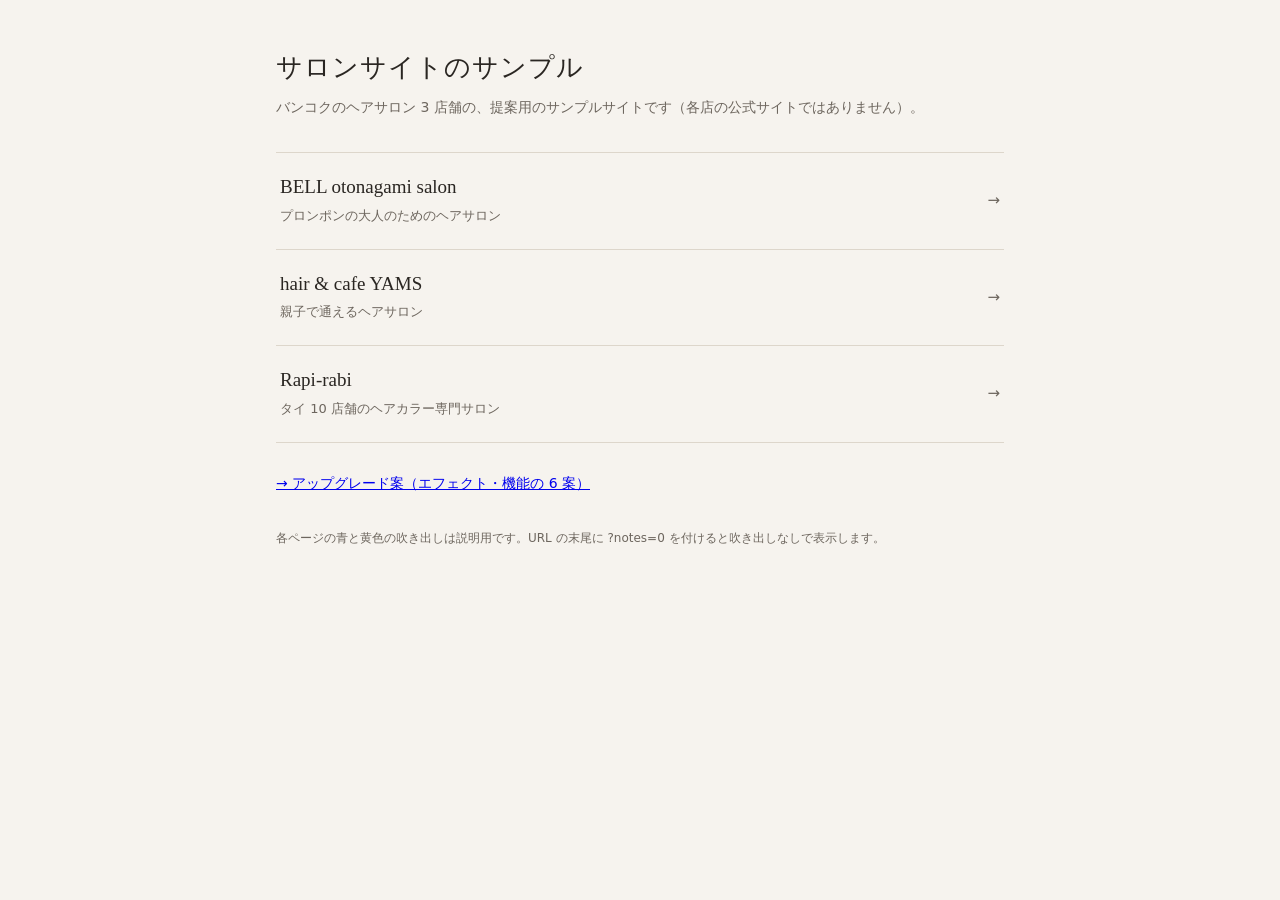
<file: index.html>
<!doctype html>
<html lang="ja">
<head>
<meta charset="utf-8">
<meta name="viewport" content="width=device-width, initial-scale=1">
<meta name="robots" content="noindex, nofollow">
<title>サロンサイトのサンプル</title>
<style>
  :root { --bg:#f6f3ee; --ink:#2a2622; --muted:#6d665e; --line:#ddd6cb; }
  * { box-sizing: border-box; }
  body { margin:0; background:var(--bg); color:var(--ink); font:15px/1.8 "Hiragino Sans","Noto Sans JP",system-ui,sans-serif; }
  main { max-width: 760px; margin: 0 auto; padding: 48px 16px 64px; }
  h1 { font: 500 26px/1.5 "Hiragino Mincho ProN","Yu Mincho",serif; margin: 0 0 8px; letter-spacing:.04em; }
  p.lead { color: var(--muted); margin: 0 0 32px; font-size: 14px; }
  ul { list-style: none; margin: 0; padding: 0; border-top: 1px solid var(--line); }
  li a { display:flex; justify-content:space-between; align-items:center; gap:16px; padding: 20px 4px; border-bottom: 1px solid var(--line); text-decoration:none; color:inherit; }
  li a:hover { background: #fff; }
  li b { display:block; font: 500 19px/1.5 "Hiragino Mincho ProN","Yu Mincho",serif; }
  li span { color: var(--muted); font-size: 13px; }
  li i { font-style: normal; color: var(--muted); }
  .note { margin-top: 28px; font-size: 12px; color: var(--muted); }
</style>
</head>
<body>
<main>
  <h1>サロンサイトのサンプル</h1>
  <p class="lead">バンコクのヘアサロン 3 店舗の、提案用のサンプルサイトです（各店の公式サイトではありません）。</p>
  <ul>
    <li><a href="bell/"><div><b>BELL otonagami salon</b><span>プロンポンの大人のためのヘアサロン</span></div><i>→</i></a></li>
    <li><a href="yams/"><div><b>hair &amp; cafe YAMS</b><span>親子で通えるヘアサロン</span></div><i>→</i></a></li>
    <li><a href="rapirabi/"><div><b>Rapi-rabi</b><span>タイ 10 店舗のヘアカラー専門サロン</span></div><i>→</i></a></li>
  </ul>
  <p class="lead" style="margin-top:28px"><a href="proposals/">→ アップグレード案（エフェクト・機能の 6 案）</a></p>
  <p class="note">各ページの青と黄色の吹き出しは説明用です。URL の末尾に ?notes=0 を付けると吹き出しなしで表示します。</p>
</main>
</body>
</html>
</file>
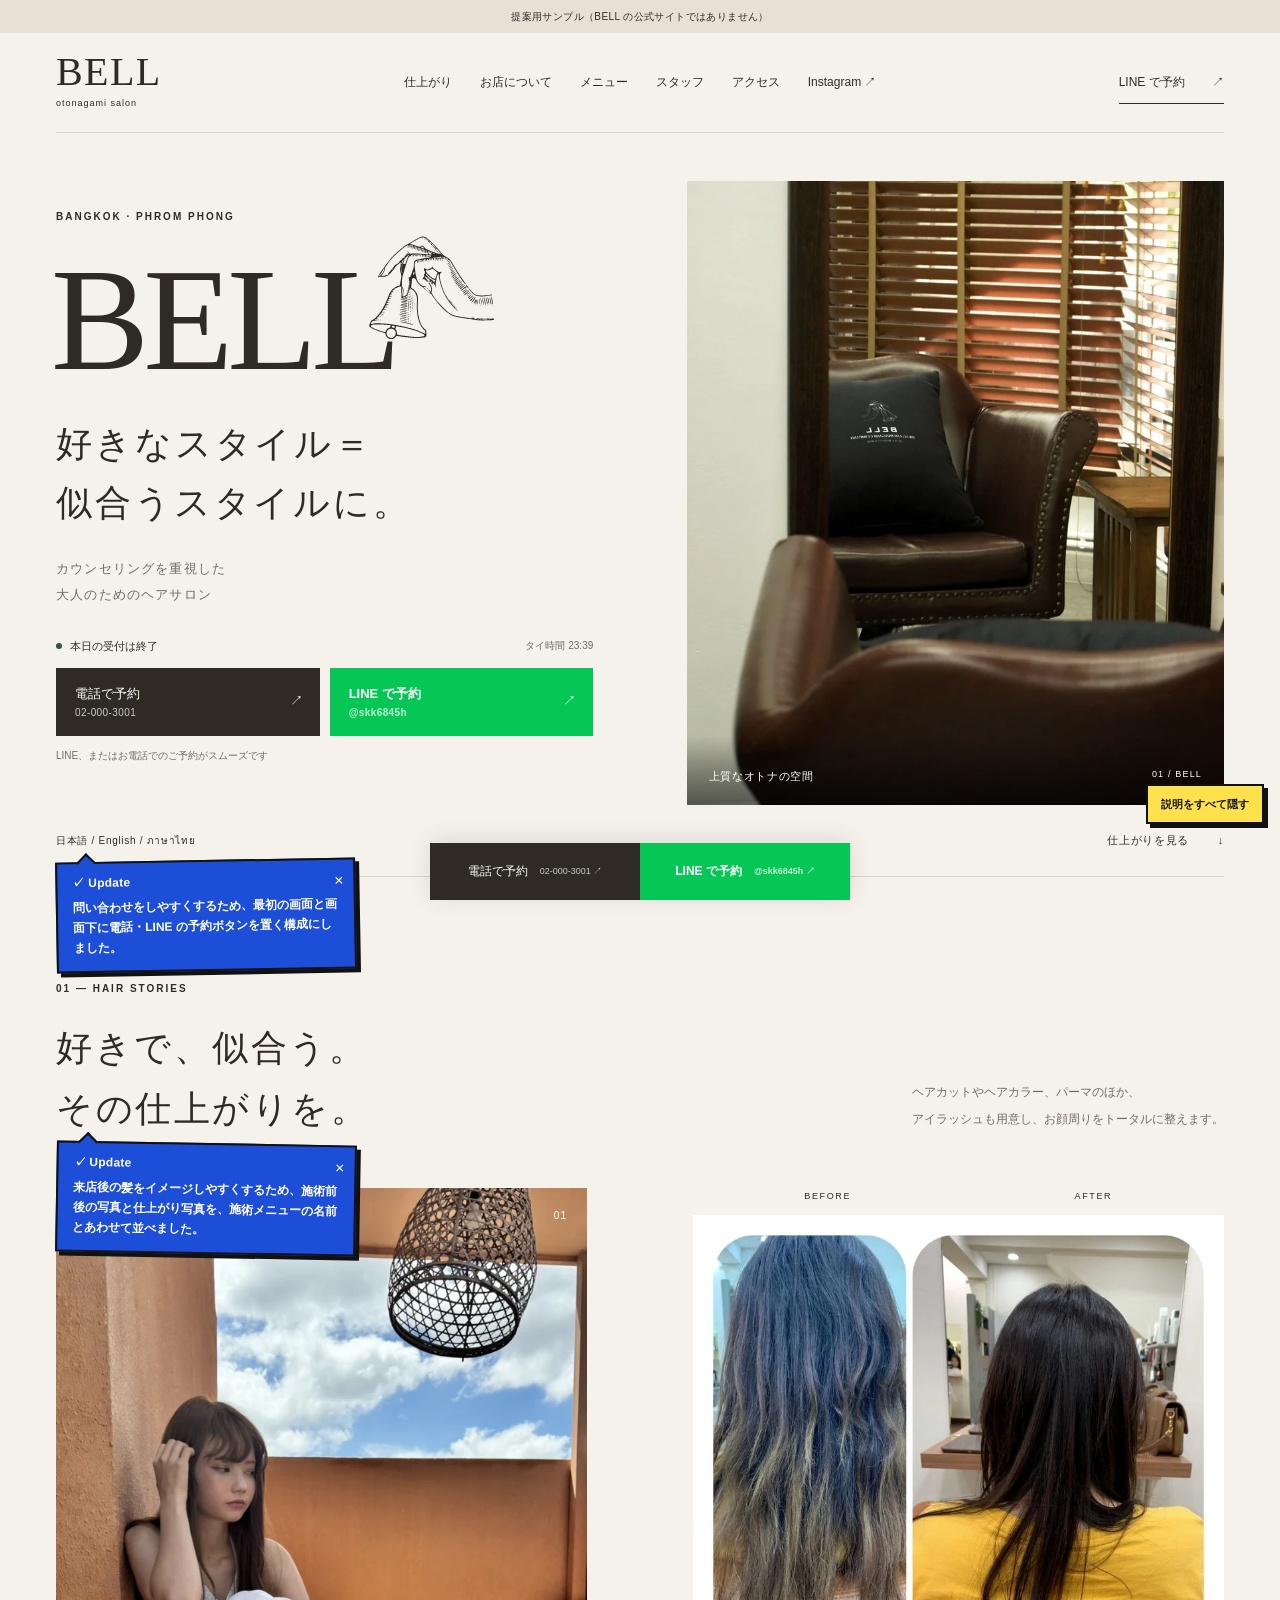
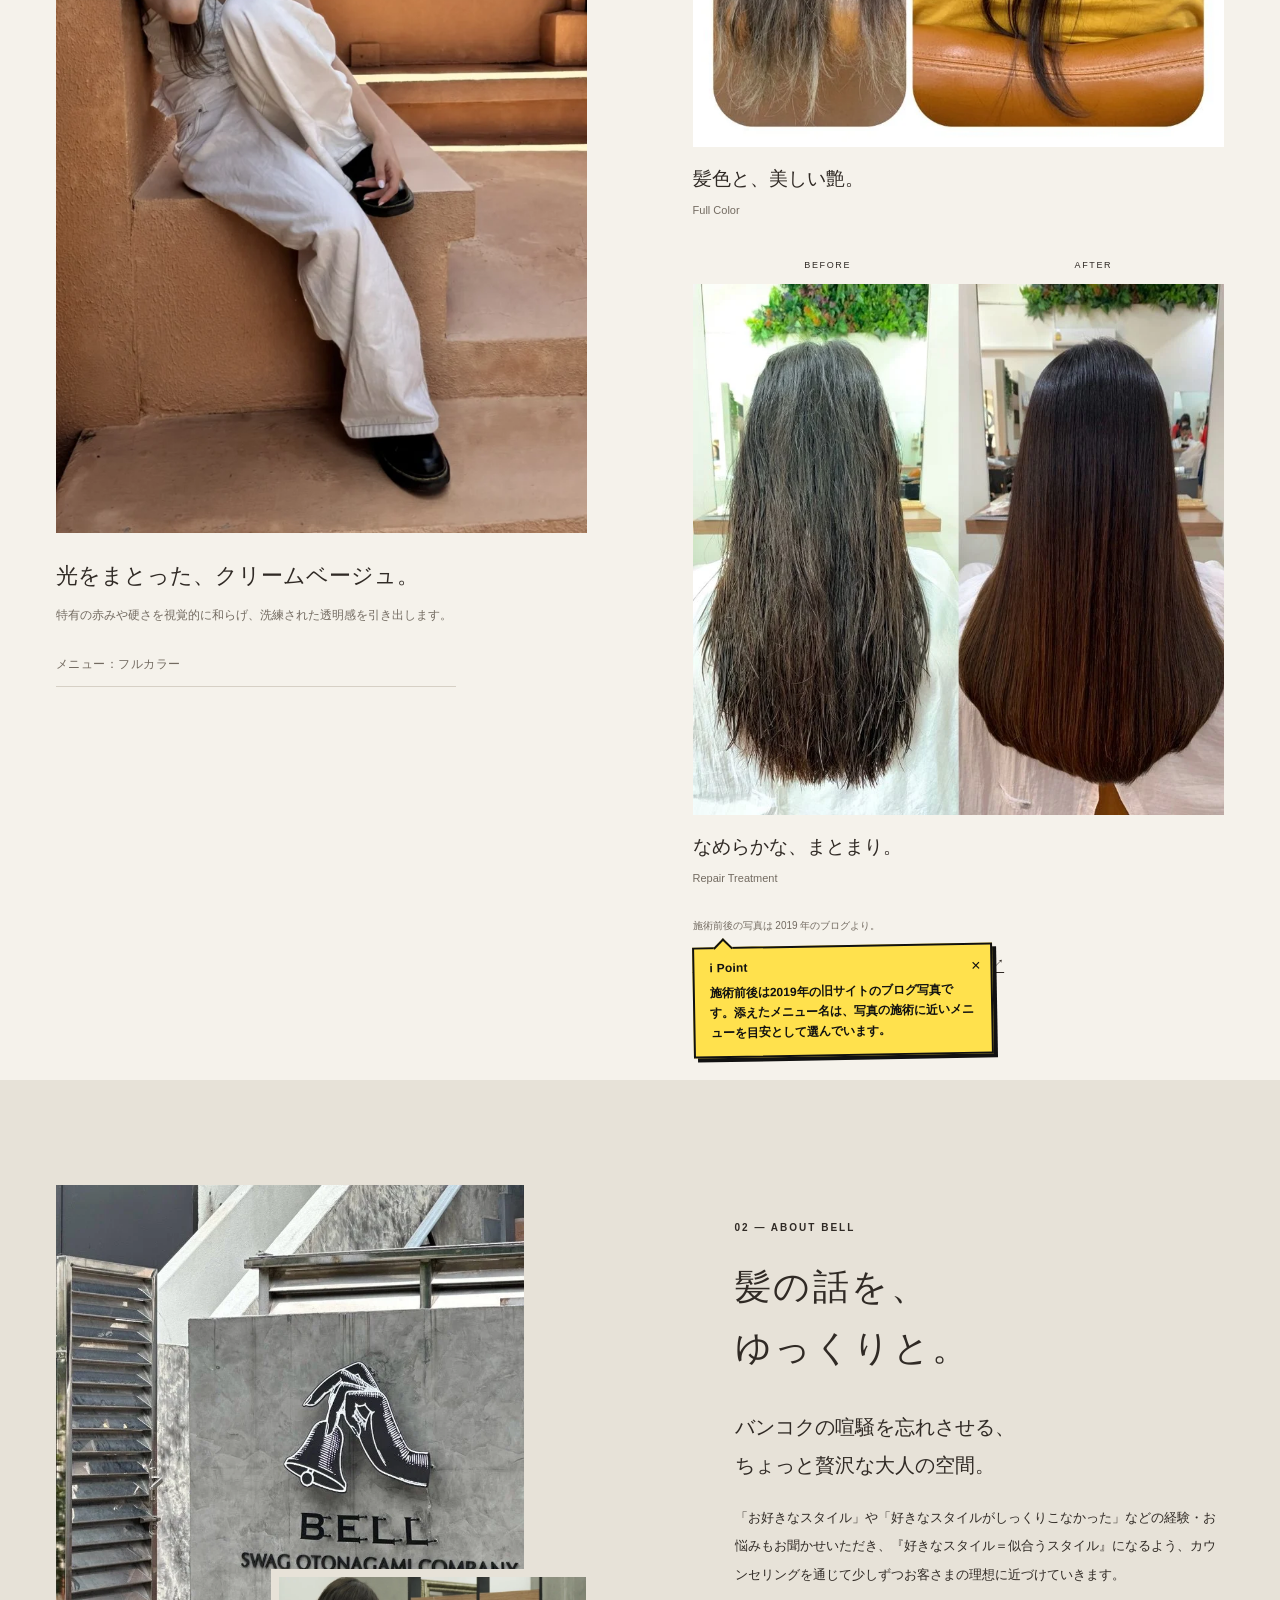
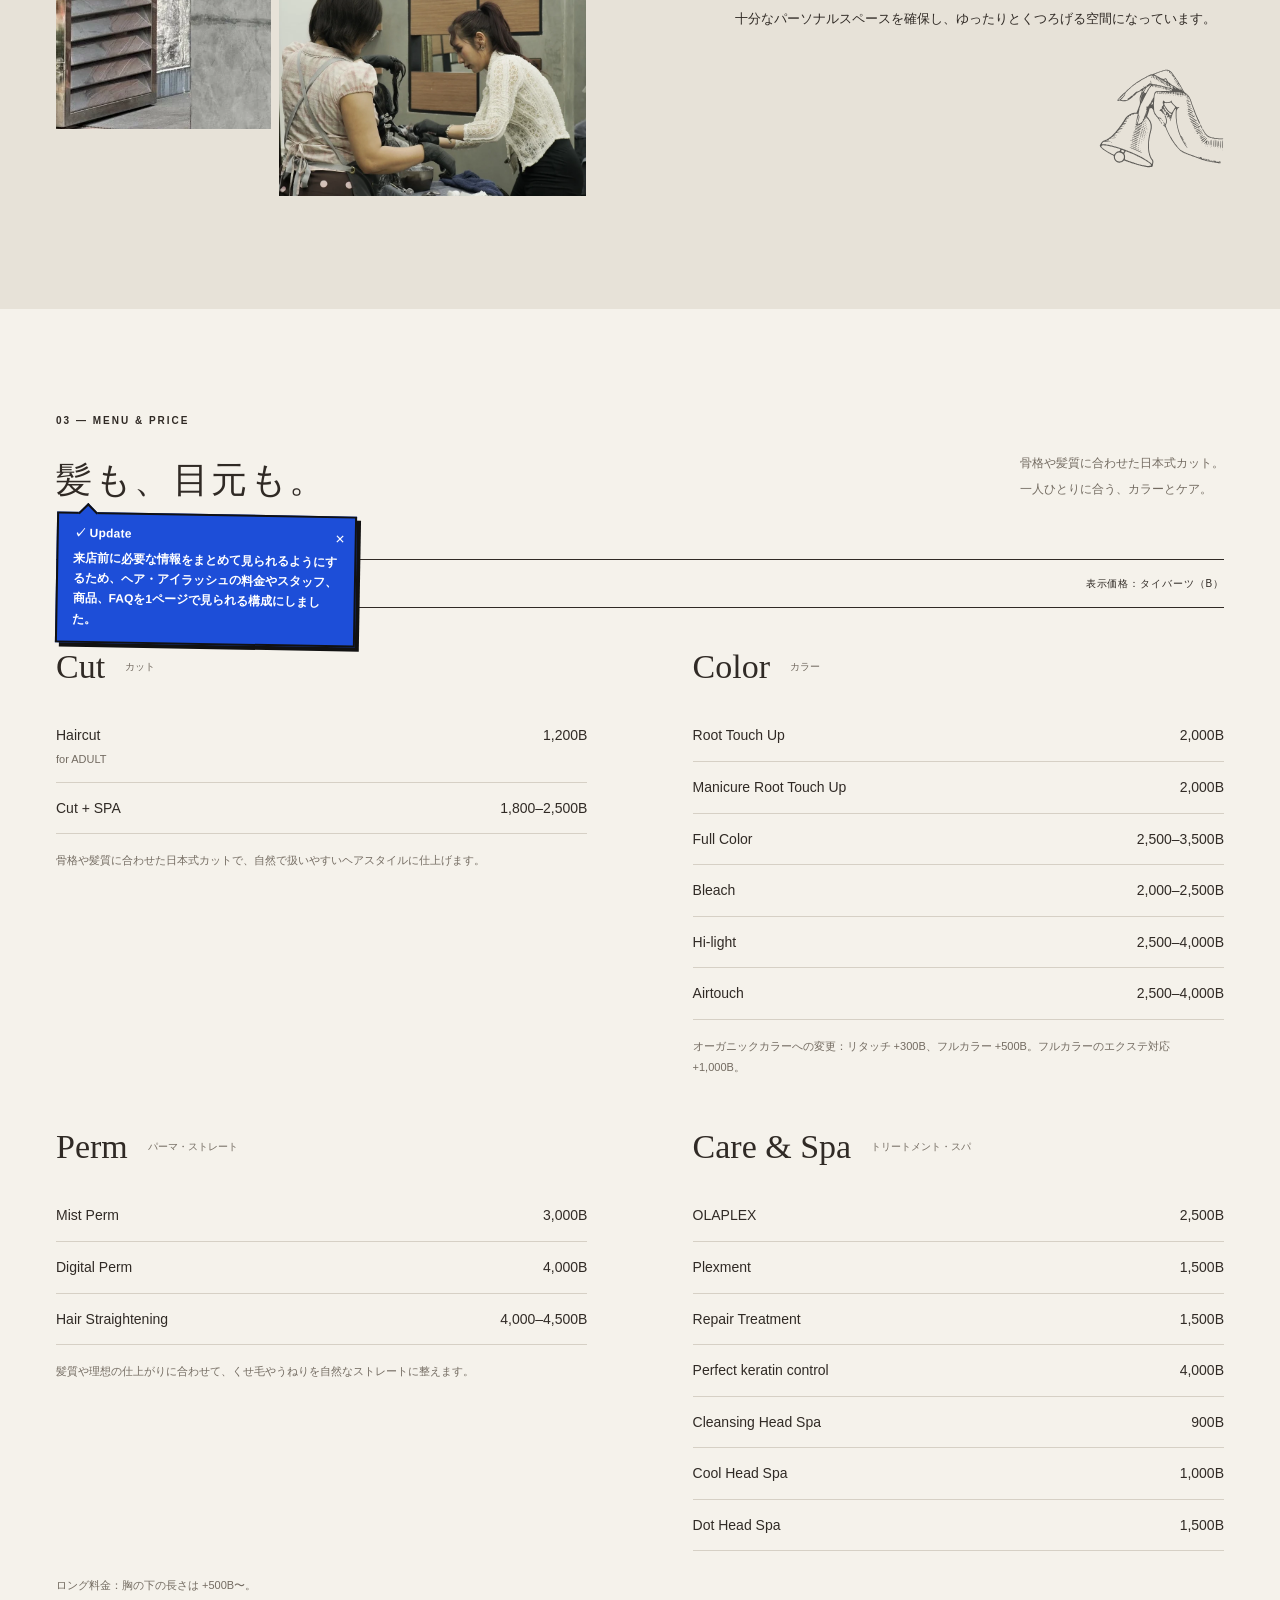
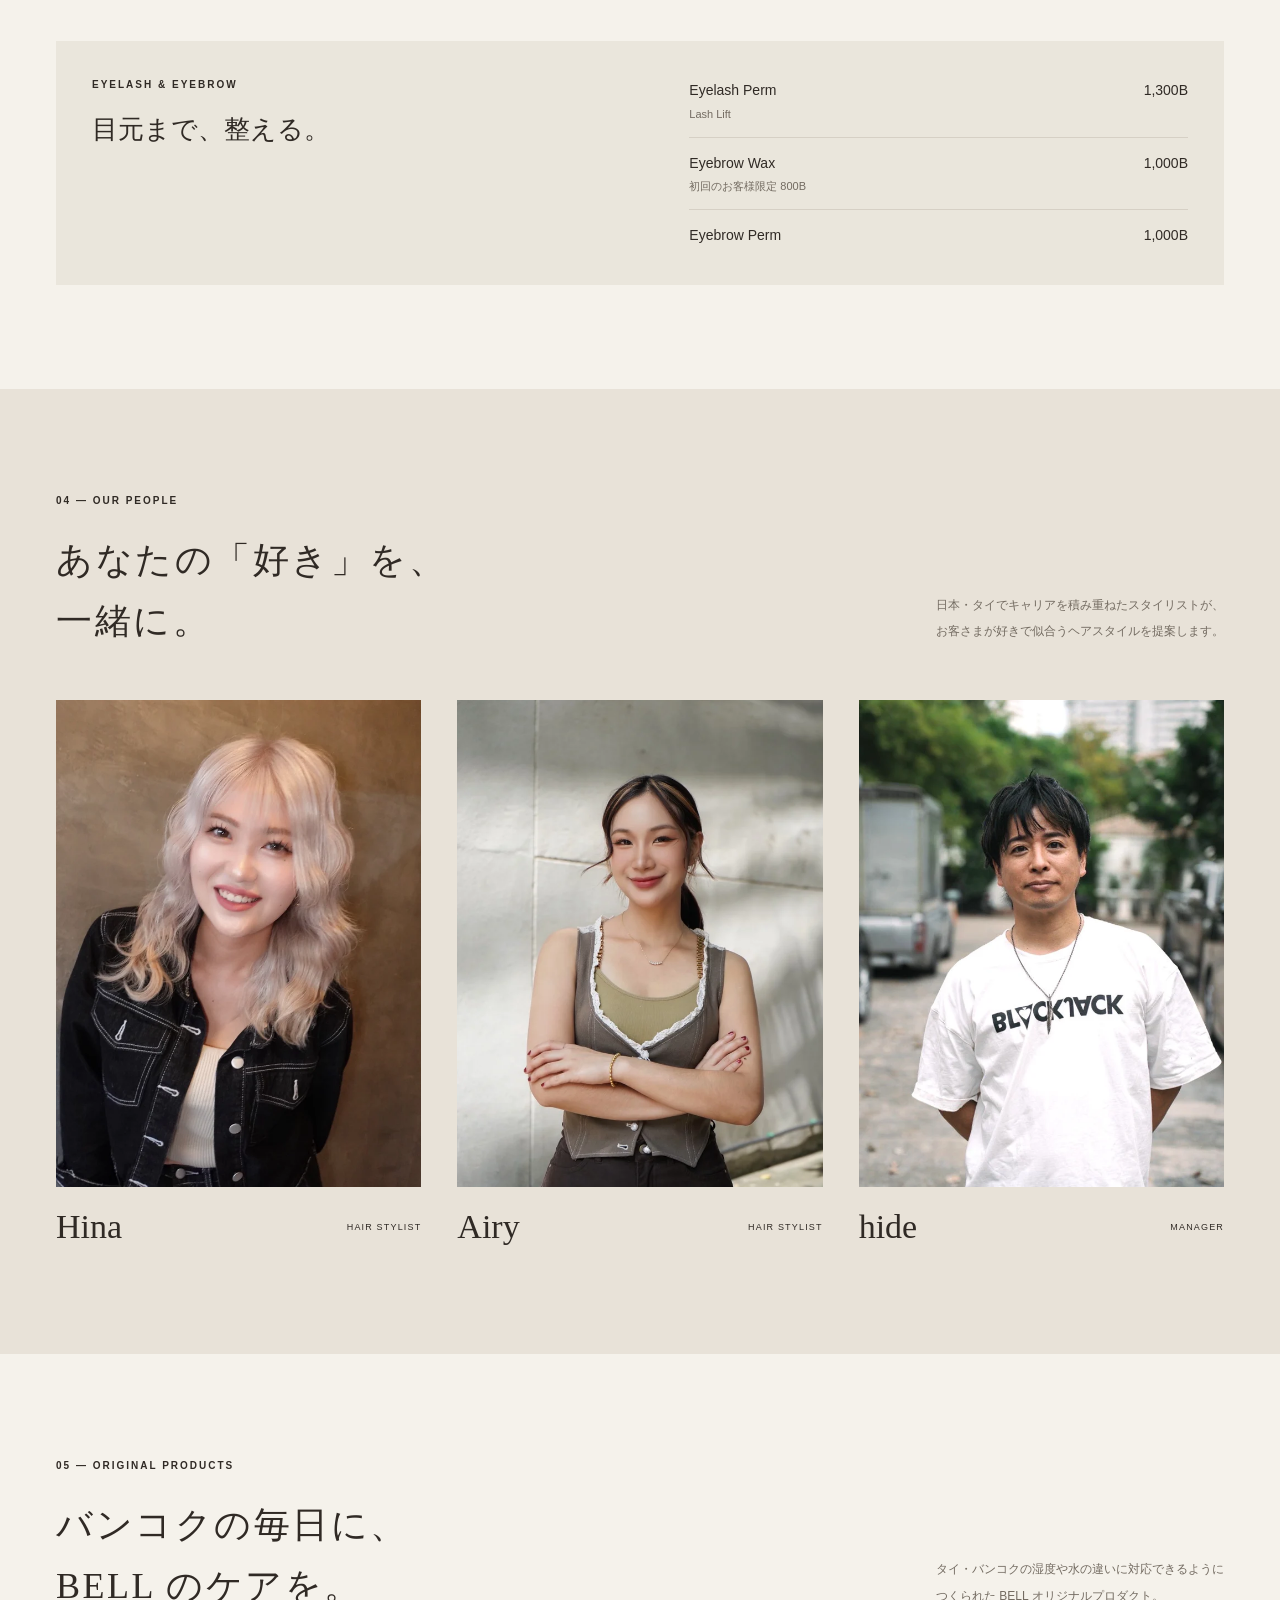
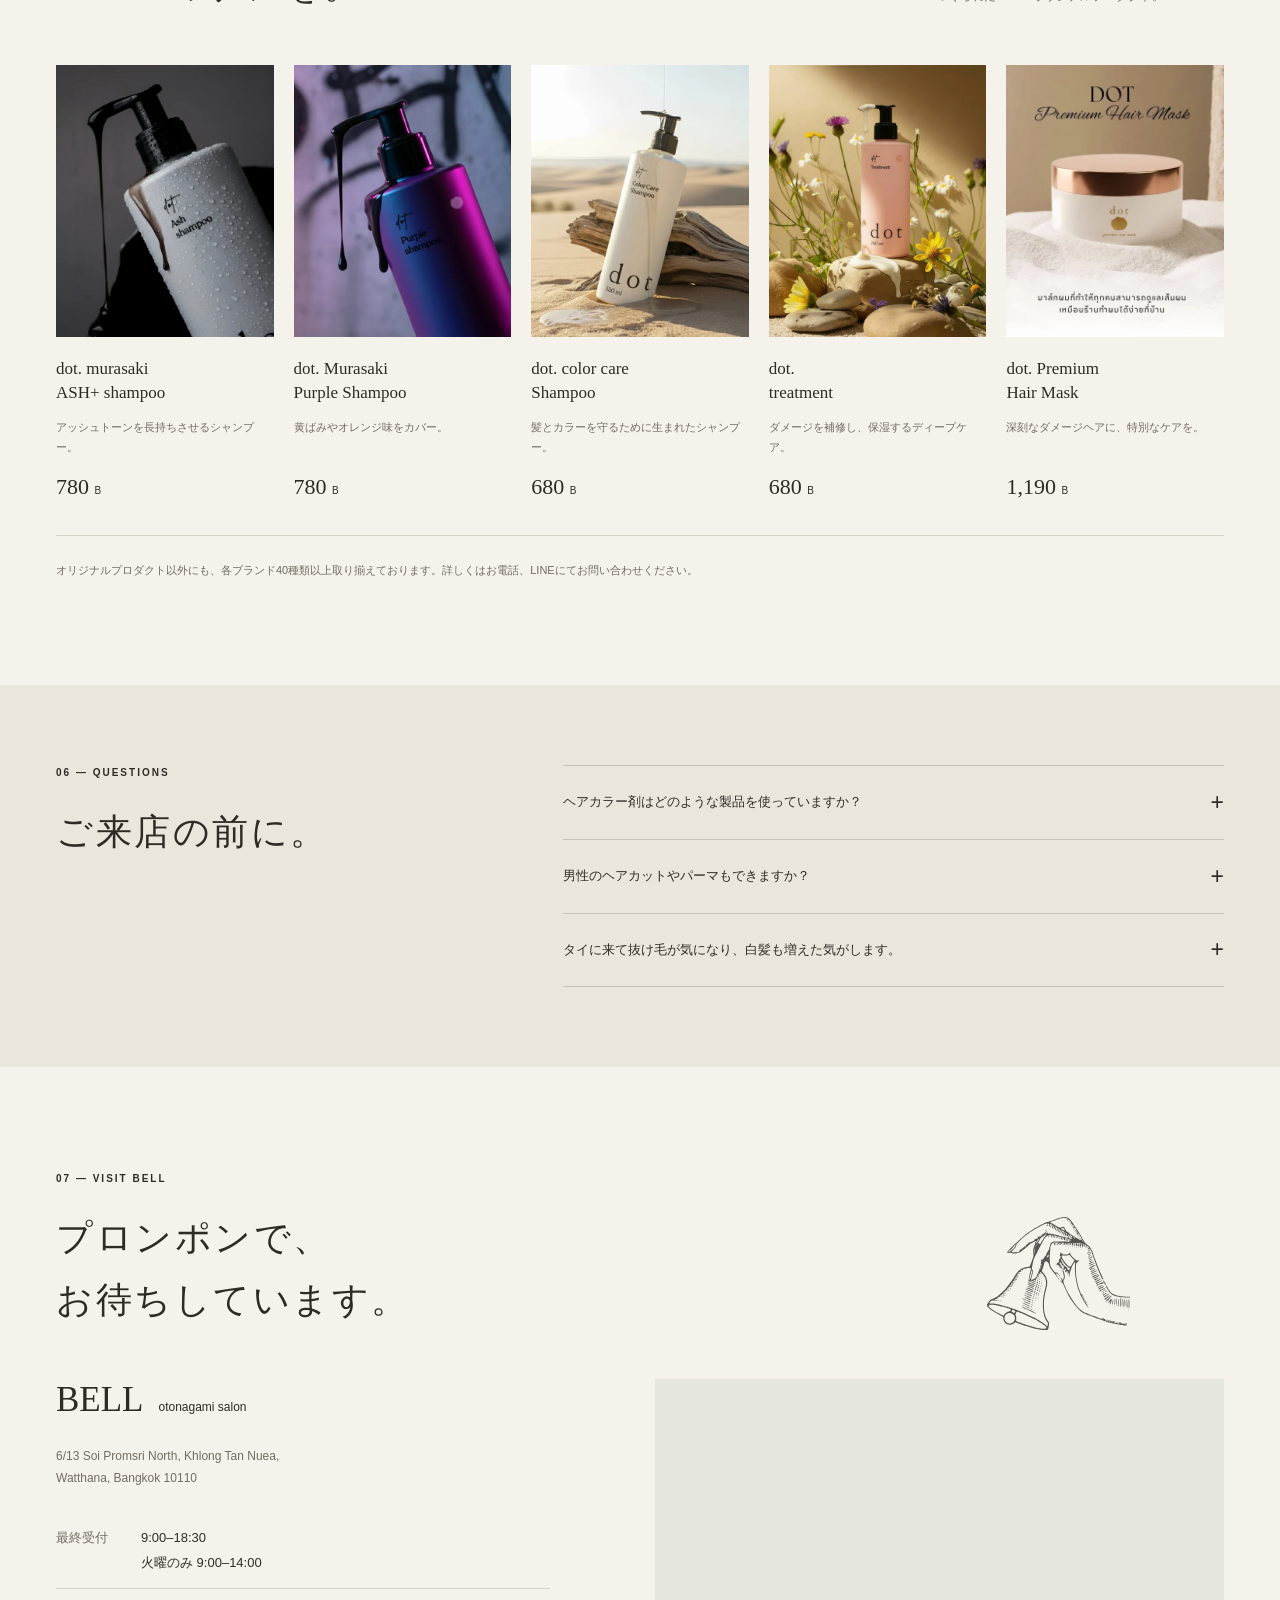
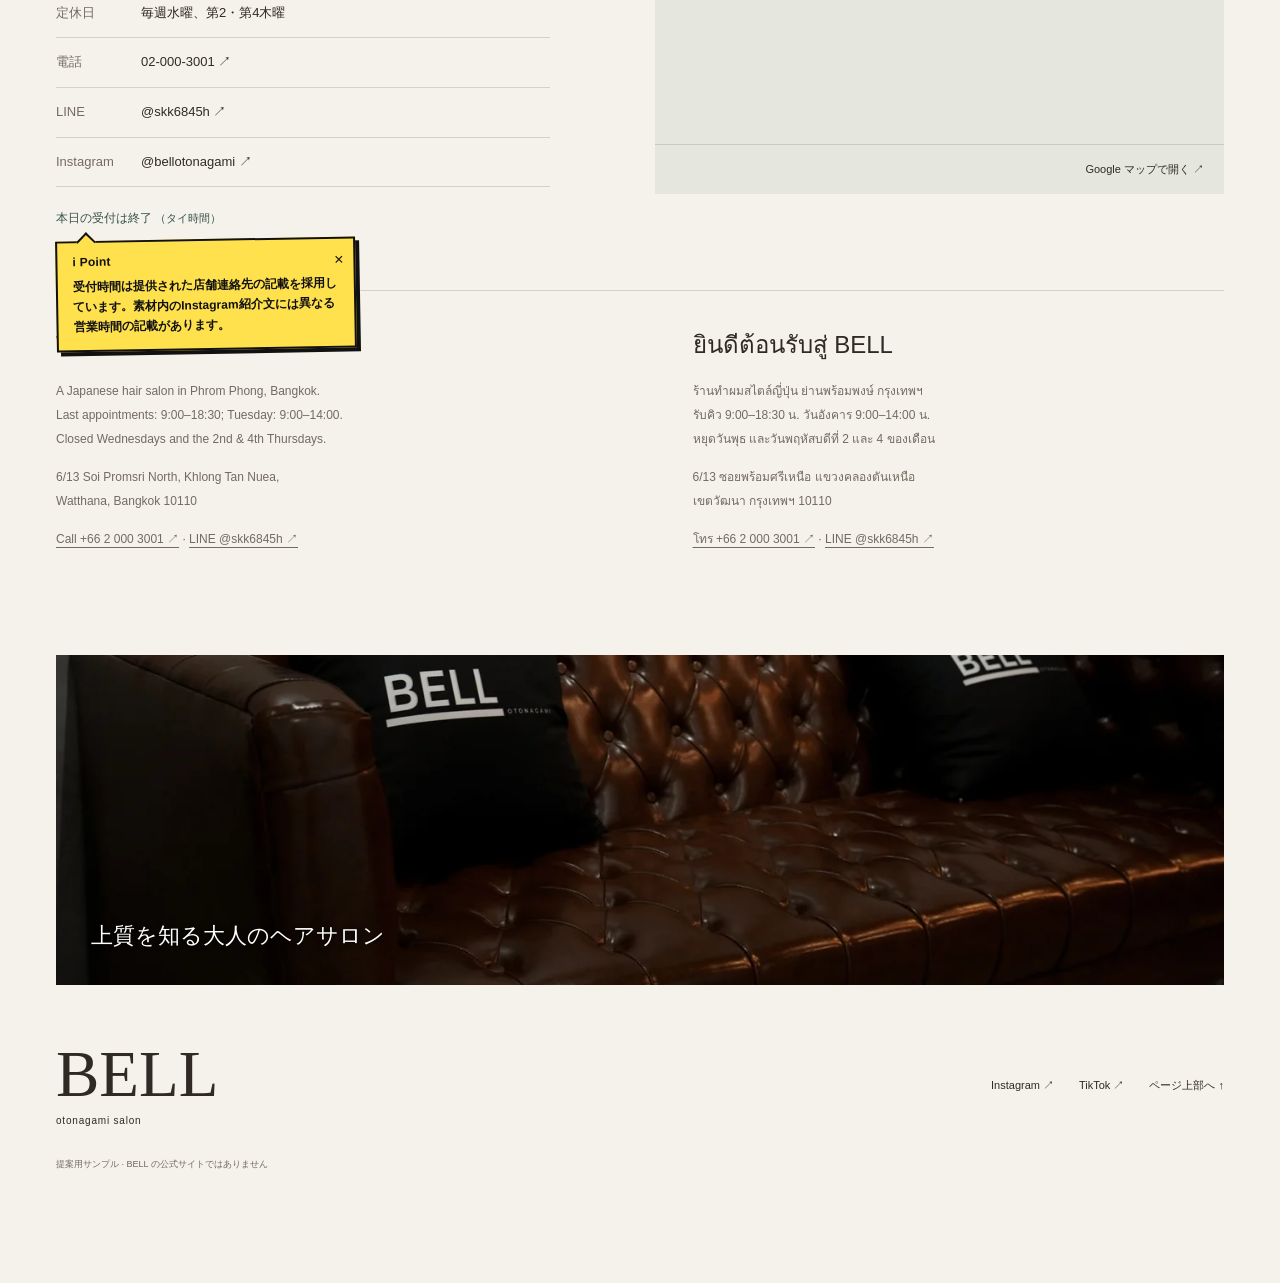
<file: bell/index.html>
<!doctype html>
<html lang="ja">
<head>
  <meta charset="utf-8">
  <meta name="viewport" content="width=device-width, initial-scale=1">
  <meta name="robots" content="noindex, nofollow">
  <meta name="description" content="バンコク・プロンポンの BELL otonagami salon。カウンセリングを重視した、大人のためのヘアサロン。店舗サイトの提案用サンプルです。">
  <title>BELL otonagami salon — 好きなスタイル＝似合うスタイルに</title>
  <link rel="icon" href="img/bell-hand.svg" type="image/svg+xml">
  <link rel="stylesheet" href="css/style.css">
  <script type="application/ld+json">
  {
    "@context": "https://schema.org", "@type": "HairSalon",
    "name": "BELL otonagami salon", "telephone": "+66-2-000-3001",
    "description": "カウンセリングを重視した大人のためのヘアサロン。毎週水曜、第2・第4木曜は定休日。記載時間は最終受付時間です。",
    "address": {"@type":"PostalAddress","streetAddress":"6/13 Soi Promsri North, Khlong Tan Nuea","addressLocality":"Watthana","addressRegion":"Bangkok","postalCode":"10110","addressCountry":"TH"},
    "currenciesAccepted": "THB", "knowsLanguage": ["ja", "en", "th"],
    "sameAs": ["https://instagram.com/bellotonagami", "https://www.tiktok.com/@bell.otonagami"],
    "hasMap": "https://www.google.com/maps?q=BELL+otonagami+salon+Bangkok"
  }
  </script>
  <script src="js/main.js" defer></script>
</head>
<body>
  <a class="skip" href="#main">本文へ移動</a>
  <div class="sample-banner">提案用サンプル（BELL の公式サイトではありません）</div>
  <header class="site-header wrap">
    <a class="wordmark" href="#top" aria-label="BELL ページの先頭へ">BELL<span>otonagami salon</span></a>
    <nav aria-label="メインナビゲーション">
      <a href="#works">仕上がり</a><a href="#about">お店について</a><a href="#menu">メニュー</a><a href="#staff">スタッフ</a><a href="#access">アクセス</a><a href="https://instagram.com/bellotonagami" target="_blank" rel="noopener noreferrer">Instagram ↗</a>
    </nav>
    <a class="header-book" href="https://line.me/R/ti/p/%40skk6845h" target="_blank" rel="noopener noreferrer">LINE で予約 <span aria-hidden="true">↗</span></a>
  </header>
  <main id="main">
    <section class="hero wrap" id="top" aria-labelledby="hero-title">
      <div class="hero-copy">
        <div class="eyebrow">BANGKOK · PHROM PHONG</div>
        <div class="hero-brand" aria-hidden="true">BELL<img src="img/bell-hand.svg" alt="" width="1901" height="1504"></div>
        <h1 id="hero-title">好きなスタイル＝<br>似合うスタイルに。</h1>
        <p class="hero-description">カウンセリングを重視した<br>大人のためのヘアサロン</p>
        <div class="reception"><span class="status-dot"></span><span data-status role="status">受付時間 9:00–18:30</span><span class="local-time" data-thai-time>タイ時間</span></div>
        <div class="booking-actions" id="hero-booking">
          <a class="button button-dark" href="tel:+6620003001"><span>電話で予約</span><small>02-000-3001</small><b aria-hidden="true">↗</b></a>
          <a class="button button-line" href="https://line.me/R/ti/p/%40skk6845h" target="_blank" rel="noopener noreferrer"><span>LINE で予約</span><small>@skk6845h</small><b aria-hidden="true">↗</b></a>
        </div>
        <p class="booking-help">LINE、またはお電話でのご予約がスムーズです</p>
      </div>
      <figure class="hero-photo"><img src="img/salon-chair.webp" alt="木製ブラインドから光が入る、BELL のゆったりとしたサロンチェア" width="775" height="900" fetchpriority="high"><figcaption>上質なオトナの空間 <span>01 / BELL</span></figcaption></figure>
      <div class="hero-foot"><span id="booking-note-anchor">日本語 / English / ภาษาไทย</span><a href="#works">仕上がりを見る <span aria-hidden="true">↓</span></a></div>
    </section>

    <section class="section wrap" id="works" aria-labelledby="works-title">
      <div class="section-heading"><div><p class="eyebrow">01 — HAIR STORIES</p><h2 id="works-title">好きで、似合う。<br>その仕上がりを。</h2></div><p>ヘアカットやヘアカラー、パーマのほか、<br class="desktop">アイラッシュも用意し、お顔周りをトータルに整えます。</p></div>
      <div class="works-grid">
        <article class="style-feature"><figure><img src="img/cream-beige.webp" alt="クリームベージュのヘアカラーの仕上がり" width="700" height="1244" loading="lazy"><figcaption><span>COLOR</span><span>01</span></figcaption></figure><h3>光をまとった、クリームベージュ。</h3><p>特有の赤みや硬さを視覚的に和らげ、洗練された透明感を引き出します。</p><p class="work-menu">メニュー：フルカラー</p></article>
        <div class="style-pairs">
          <article class="style-pair"><div class="photo-label"><span>BEFORE</span><span>AFTER</span></div><img src="img/color-2019.webp" alt="カラー施術例。左が施術前、右が施術後。2019年のブログ写真" width="800" height="800" loading="lazy"><div class="pair-caption"><div><h3>髪色と、美しい艶。</h3><span>Full Color</span></div></div></article>
          <article class="style-pair"><div class="photo-label"><span>BEFORE</span><span>AFTER</span></div><img src="img/treatment-2019.webp" alt="トリートメント施術例。左が施術前、右が施術後。2019年のブログ写真" width="800" height="800" loading="lazy"><div class="pair-caption"><div><h3>なめらかな、まとまり。</h3><span>Repair Treatment</span></div></div></article>
          <p class="source-caption" id="archive-note-anchor">施術前後の写真は 2019 年のブログより。</p>
          <p class="works-insta"><a href="https://instagram.com/bellotonagami" target="_blank" rel="noopener noreferrer">Instagram（@bellotonagami）で最新のスタイルを見る ↗</a></p>
        </div>
      </div>
    </section>

    <section class="about-section" id="about" aria-labelledby="about-title"><div class="wrap about-grid">
      <div class="about-photos"><img class="about-main" src="img/salon-entrance.webp" alt="鈴を鳴らす手のロゴが迎える BELL の入口" width="775" height="900" loading="lazy"><img class="about-detail" src="img/consultation.webp" alt="サロンでお客さまのお話を聞くカウンセリングの様子" width="870" height="620" loading="lazy"></div>
      <div class="about-copy"><p class="eyebrow">02 — ABOUT BELL</p><h2 id="about-title">髪の話を、<br>ゆっくりと。</h2><p class="lead">バンコクの喧騒を忘れさせる、<br>ちょっと贅沢な大人の空間。</p><p>「お好きなスタイル」や「好きなスタイルがしっくりこなかった」などの経験・お悩みもお聞かせいただき、『好きなスタイル＝似合うスタイル』になるよう、カウンセリングを通じて少しずつお客さまの理想に近づけていきます。</p><p>十分なパーソナルスペースを確保し、ゆったりとくつろげる空間になっています。</p><img class="about-hand" src="img/bell-hand.svg" alt="鈴を鳴らす手の線画" width="1901" height="1504"></div>
    </div></section>

    <section class="section wrap" id="menu" aria-labelledby="menu-title">
      <div class="section-heading"><div><p class="eyebrow">03 — MENU & PRICE</p><h2 id="menu-title">髪も、目元も。</h2></div><p>骨格や髪質に合わせた日本式カット。<br>一人ひとりに合う、カラーとケア。</p></div>
      <div class="menu-topline"><span>HAIR / EYELASH</span><span>表示価格：タイバーツ（B）</span></div>
      <div class="menu-grid" id="hair-menu">
        <div class="menu-group"><h3>Cut <span>カット</span></h3><dl><div><dt>Haircut <small>for ADULT</small></dt><dd>1,200B</dd></div><div><dt>Cut + SPA</dt><dd>1,800–2,500B</dd></div></dl><p>骨格や髪質に合わせた日本式カットで、自然で扱いやすいヘアスタイルに仕上げます。</p></div>
        <div class="menu-group"><h3>Color <span>カラー</span></h3><dl><div><dt>Root Touch Up</dt><dd>2,000B</dd></div><div><dt>Manicure Root Touch Up</dt><dd>2,000B</dd></div><div><dt>Full Color</dt><dd>2,500–3,500B</dd></div><div><dt>Bleach</dt><dd>2,000–2,500B</dd></div><div><dt>Hi-light</dt><dd>2,500–4,000B</dd></div><div><dt>Airtouch</dt><dd>2,500–4,000B</dd></div></dl><p>オーガニックカラーへの変更：リタッチ +300B、フルカラー +500B。フルカラーのエクステ対応 +1,000B。</p></div>
        <div class="menu-group"><h3>Perm <span>パーマ・ストレート</span></h3><dl><div><dt>Mist Perm</dt><dd>3,000B</dd></div><div><dt>Digital Perm</dt><dd>4,000B</dd></div><div><dt>Hair Straightening</dt><dd>4,000–4,500B</dd></div></dl><p>髪質や理想の仕上がりに合わせて、くせ毛やうねりを自然なストレートに整えます。</p></div>
        <div class="menu-group"><h3>Care & Spa <span>トリートメント・スパ</span></h3><dl><div><dt>OLAPLEX</dt><dd>2,500B</dd></div><div><dt>Plexment</dt><dd>1,500B</dd></div><div><dt>Repair Treatment</dt><dd>1,500B</dd></div><div><dt>Perfect keratin control</dt><dd>4,000B</dd></div><div><dt>Cleansing Head Spa</dt><dd>900B</dd></div><div><dt>Cool Head Spa</dt><dd>1,000B</dd></div><div><dt>Dot Head Spa</dt><dd>1,500B</dd></div></dl></div>
      </div>
      <p class="menu-footnote">ロング料金：胸の下の長さは +500B〜。</p>
      <div class="eyelash"><div><p class="eyebrow">EYELASH & EYEBROW</p><h3>目元まで、整える。</h3></div><dl><div><dt>Eyelash Perm <small>Lash Lift</small></dt><dd>1,300B</dd></div><div><dt>Eyebrow Wax <small>初回のお客様限定 800B</small></dt><dd>1,000B</dd></div><div><dt>Eyebrow Perm</dt><dd>1,000B</dd></div></dl></div>
    </section>

    <section class="section staff-section" id="staff" aria-labelledby="staff-title"><div class="wrap">
      <div class="section-heading"><div><p class="eyebrow">04 — OUR PEOPLE</p><h2 id="staff-title">あなたの「好き」を、<br>一緒に。</h2></div><p>日本・タイでキャリアを積み重ねたスタイリストが、<br class="desktop">お客さまが好きで似合うヘアスタイルを提案します。</p></div>
      <div class="staff-grid"><article><img src="img/hina.webp" alt="ヘアスタイリスト Hina" width="660" height="880" loading="lazy"><div><h3>Hina</h3><span>HAIR STYLIST</span></div></article><article><img src="img/airy.webp" alt="ヘアスタイリスト Airy" width="660" height="990" loading="lazy"><div><h3>Airy</h3><span>HAIR STYLIST</span></div></article><article><img src="img/hide.webp" alt="店長 hide" width="660" height="990" loading="lazy"><div><h3>hide</h3><span>MANAGER</span></div></article></div>
    </div></section>

    <section class="section wrap" id="products" aria-labelledby="products-title">
      <div class="section-heading"><div><p class="eyebrow">05 — ORIGINAL PRODUCTS</p><h2 id="products-title">バンコクの毎日に、<br>BELL のケアを。</h2></div><p>タイ・バンコクの湿度や水の違いに対応できるように<br class="desktop">つくられた BELL オリジナルプロダクト。</p></div>
      <div class="products-grid">
        <article><img src="img/ash-shampoo.webp" alt="dot. murasaki ASH+ shampoo" width="560" height="700" loading="lazy"><h3>dot. murasaki<br>ASH+ shampoo</h3><p>アッシュトーンを長持ちさせるシャンプー。</p><strong>780 <small>B</small></strong></article>
        <article><img src="img/purple-shampoo.webp" alt="dot. Murasaki Purple Shampoo" width="560" height="720" loading="lazy"><h3>dot. Murasaki<br>Purple Shampoo</h3><p>黄ばみやオレンジ味をカバー。</p><strong>780 <small>B</small></strong></article>
        <article><img src="img/color-shampoo.webp" alt="dot. color care Shampoo" width="560" height="700" loading="lazy"><h3>dot. color care<br>Shampoo</h3><p>髪とカラーを守るために生まれたシャンプー。</p><strong>680 <small>B</small></strong></article>
        <article><img src="img/treatment.webp" alt="dot. treatment" width="560" height="700" loading="lazy"><h3>dot.<br>treatment</h3><p>ダメージを補修し、保湿するディープケア。</p><strong>680 <small>B</small></strong></article>
        <article><img src="img/hair-mask.webp" alt="dot. Premium Hair Mask" width="560" height="560" loading="lazy"><h3>dot. Premium<br>Hair Mask</h3><p>深刻なダメージヘアに、特別なケアを。</p><strong>1,190 <small>B</small></strong></article>
      </div>
      <p class="product-footer">オリジナルプロダクト以外にも、各ブランド40種類以上取り揃えております。詳しくはお電話、LINEにてお問い合わせください。</p>
    </section>

    <section class="faq-section" id="faq" aria-labelledby="faq-title"><div class="wrap faq-grid"><div><p class="eyebrow">06 — QUESTIONS</p><h2 id="faq-title">ご来店の前に。</h2></div><div class="faq-list">
      <details><summary>ヘアカラー剤はどのような製品を使っていますか？<span aria-hidden="true">+</span></summary><p>日本ブランドの薬剤を使用しています。なるべくダメージが出ないような薬剤を選び、ダメージ・やりたいカラーに応じてオキシ濃度をコントロール。前処理で油膜を付ける、または逆に油膜を剥がすなど、お客さま1人1人に合う設定を心がけて調合しています。</p></details>
      <details><summary>男性のヘアカットやパーマもできますか？<span aria-hidden="true">+</span></summary><p>もちろん大歓迎です。男性のショートやミディアムスタイルはもちろん、朝の時間やゴルフ後でも簡単にスタイルがキマるデザインパーマや、スッキリしたい方へのフェードスタイルなど、ご希望のスタイルを提案いたします。</p></details>
      <details><summary>タイに来て抜け毛が気になり、白髪も増えた気がします。<span aria-hidden="true">+</span></summary><p>生活習慣や日頃のケアのアドバイスもいたします。ライフスタイルまたは環境が原因となっているのか、など頭髪診断をし、良い髪の毛が育つ環境づくりをお手伝いします。発毛、育毛などのお悩みも、お気軽にご相談ください。</p></details>
    </div></div></section>

    <section class="section wrap" id="access" aria-labelledby="access-title">
      <div class="section-heading"><div><p class="eyebrow">07 — VISIT BELL</p><h2 id="access-title">プロンポンで、<br>お待ちしています。</h2></div><img class="access-hand" src="img/bell-hand.svg" alt="" width="1901" height="1504"></div>
      <div class="access-grid"><div class="access-details"><h3>BELL <span>otonagami salon</span></h3><address>6/13 Soi Promsri North, Khlong Tan Nuea,<br>Watthana, Bangkok 10110</address><dl><div><dt>最終受付</dt><dd>9:00–18:30<br>火曜のみ 9:00–14:00</dd></div><div><dt>定休日</dt><dd>毎週水曜、第2・第4木曜</dd></div><div><dt>電話</dt><dd><a href="tel:+6620003001">02-000-3001 ↗</a></dd></div><div><dt>LINE</dt><dd><a href="https://line.me/R/ti/p/%40skk6845h" target="_blank" rel="noopener noreferrer">@skk6845h ↗</a></dd></div><div><dt>Instagram</dt><dd><a href="https://instagram.com/bellotonagami" target="_blank" rel="noopener noreferrer">@bellotonagami ↗</a></dd></div></dl><p class="access-status" id="hours-note-anchor"><span data-status>受付時間 9:00–18:30</span> <small>（タイ時間）</small></p></div>
        <div class="map-panel" id="map-panel"><iframe title="BELL otonagami salon の Google マップ" src="https://www.google.com/maps?q=BELL%20otonagami%20salon%206%2F13%20Soi%20Promsri%20North%20Bangkok&amp;output=embed" loading="lazy" referrerpolicy="no-referrer-when-downgrade" allowfullscreen></iframe><a class="map-link" href="https://www.google.com/maps?q=BELL+otonagami+salon+6%2F13+Soi+Promsri+North+Bangkok" target="_blank" rel="noopener noreferrer">Google マップで開く ↗</a></div>
      </div>
      <div class="language-summaries"><section lang="en"><h3>Welcome to BELL.</h3><p>A Japanese hair salon in Phrom Phong, Bangkok.<br>Last appointments: 9:00–18:30; Tuesday: 9:00–14:00.<br>Closed Wednesdays and the 2nd & 4th Thursdays.</p><p>6/13 Soi Promsri North, Khlong Tan Nuea,<br>Watthana, Bangkok 10110</p><p><a href="tel:+6620003001">Call +66 2 000 3001 ↗</a> · <a href="https://line.me/R/ti/p/%40skk6845h" target="_blank" rel="noopener noreferrer">LINE @skk6845h ↗</a></p></section><section lang="th"><h3>ยินดีต้อนรับสู่ BELL</h3><p>ร้านทำผมสไตล์ญี่ปุ่น ย่านพร้อมพงษ์ กรุงเทพฯ<br>รับคิว 9:00–18:30 น. วันอังคาร 9:00–14:00 น.<br>หยุดวันพุธ และวันพฤหัสบดีที่ 2 และ 4 ของเดือน</p><p>6/13 ซอยพร้อมศรีเหนือ แขวงคลองตันเหนือ<br>เขตวัฒนา กรุงเทพฯ 10110</p><p><a href="tel:+6620003001">โทร +66 2 000 3001 ↗</a> · <a href="https://line.me/R/ti/p/%40skk6845h" target="_blank" rel="noopener noreferrer">LINE @skk6845h ↗</a></p></section></div>
    </section>
    <div class="closing-image wrap"><img src="img/salon-lounge.webp" alt="BELL のレザーソファがある落ち着いたラウンジ" width="1400" height="978" loading="lazy"><p>上質を知る大人のヘアサロン</p></div>
  </main>
  <footer class="site-footer wrap"><div class="footer-brand">BELL<span>otonagami salon</span></div><div><a href="https://instagram.com/bellotonagami" target="_blank" rel="noopener noreferrer">Instagram ↗</a><a href="https://www.tiktok.com/@bell.otonagami" target="_blank" rel="noopener noreferrer">TikTok ↗</a><a href="#top">ページ上部へ ↑</a></div><small>提案用サンプル · BELL の公式サイトではありません</small></footer>
  <aside class="fixed-booking" aria-label="ご予約"><a href="tel:+6620003001">電話で予約 <span>02-000-3001 ↗</span></a><a class="fixed-line" href="https://line.me/R/ti/p/%40skk6845h" target="_blank" rel="noopener noreferrer">LINE で予約 <span>@skk6845h ↗</span></a></aside>
  <script src="js/notes.js" defer></script>
</body>
</html>
</file>
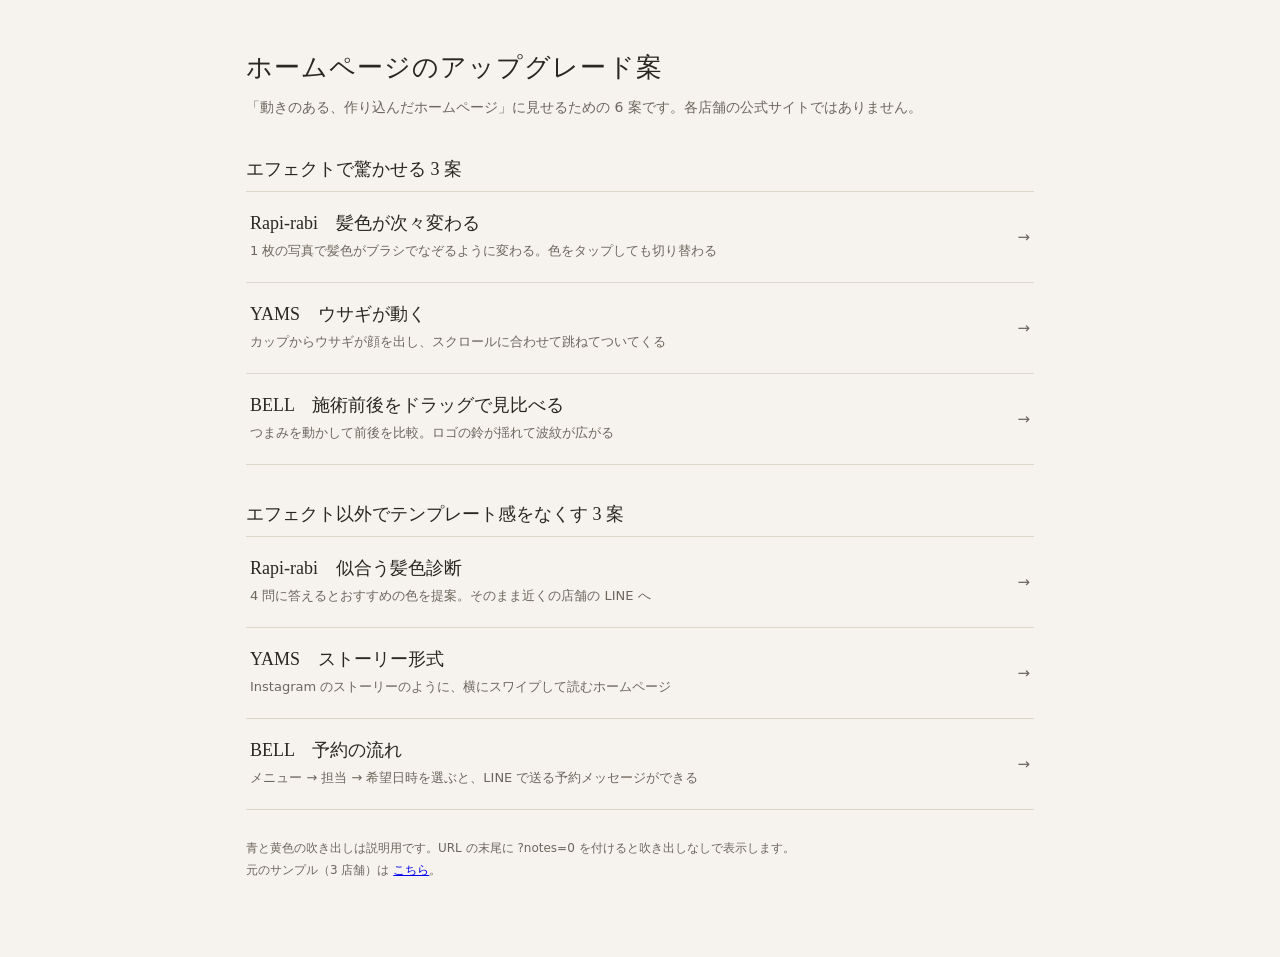
<file: proposals/index.html>
<!doctype html>
<html lang="ja">
<head>
<meta charset="utf-8">
<meta name="viewport" content="width=device-width, initial-scale=1">
<meta name="robots" content="noindex, nofollow">
<title>アップグレード案</title>
<style>
  :root { --bg:#f6f3ee; --ink:#2a2622; --muted:#6d665e; --line:#ddd6cb; }
  * { box-sizing: border-box; }
  body { margin:0; background:var(--bg); color:var(--ink); font:15px/1.8 "Hiragino Sans","Noto Sans JP",system-ui,sans-serif; }
  main { max-width: 820px; margin: 0 auto; padding: 48px 16px 64px; }
  h1 { font: 500 26px/1.5 "Hiragino Mincho ProN","Yu Mincho",serif; margin: 0 0 8px; letter-spacing:.04em; }
  h2 { font: 500 18px/1.5 "Hiragino Mincho ProN","Yu Mincho",serif; margin: 36px 0 8px; }
  p.lead, p.sub { color: var(--muted); margin: 0 0 16px; font-size: 14px; }
  ul { list-style: none; margin: 0; padding: 0; border-top: 1px solid var(--line); }
  li a { display:flex; justify-content:space-between; align-items:center; gap:16px; padding: 18px 4px; border-bottom: 1px solid var(--line); text-decoration:none; color:inherit; }
  li a:hover { background: #fff; }
  li b { display:block; font: 500 18px/1.5 "Hiragino Mincho ProN","Yu Mincho",serif; }
  li span { color: var(--muted); font-size: 13px; }
  li i { font-style: normal; color: var(--muted); }
  .note { margin-top: 28px; font-size: 12px; color: var(--muted); }
</style>
</head>
<body>
<main>
  <h1>ホームページのアップグレード案</h1>
  <p class="lead">「動きのある、作り込んだホームページ」に見せるための 6 案です。各店舗の公式サイトではありません。</p>

  <h2>エフェクトで驚かせる 3 案</h2>
  <ul>
    <li><a href="E1-rapirabi-haircolor/"><div><b>Rapi-rabi　髪色が次々変わる</b><span>1 枚の写真で髪色がブラシでなぞるように変わる。色をタップしても切り替わる</span></div><i>→</i></a></li>
    <li><a href="E2-yams-rabbit/"><div><b>YAMS　ウサギが動く</b><span>カップからウサギが顔を出し、スクロールに合わせて跳ねてついてくる</span></div><i>→</i></a></li>
    <li><a href="E3-bell-beforeafter/"><div><b>BELL　施術前後をドラッグで見比べる</b><span>つまみを動かして前後を比較。ロゴの鈴が揺れて波紋が広がる</span></div><i>→</i></a></li>
  </ul>

  <h2>エフェクト以外でテンプレート感をなくす 3 案</h2>
  <ul>
    <li><a href="N1-rapirabi-diagnosis/"><div><b>Rapi-rabi　似合う髪色診断</b><span>4 問に答えるとおすすめの色を提案。そのまま近くの店舗の LINE へ</span></div><i>→</i></a></li>
    <li><a href="N2-yams-stories/"><div><b>YAMS　ストーリー形式</b><span>Instagram のストーリーのように、横にスワイプして読むホームページ</span></div><i>→</i></a></li>
    <li><a href="N3-bell-booking/"><div><b>BELL　予約の流れ</b><span>メニュー → 担当 → 希望日時を選ぶと、LINE で送る予約メッセージができる</span></div><i>→</i></a></li>
  </ul>
  <p class="note">青と黄色の吹き出しは説明用です。URL の末尾に ?notes=0 を付けると吹き出しなしで表示します。<br>元のサンプル（3 店舗）は <a href="../">こちら</a>。</p>
</main>
</body>
</html>
</file>
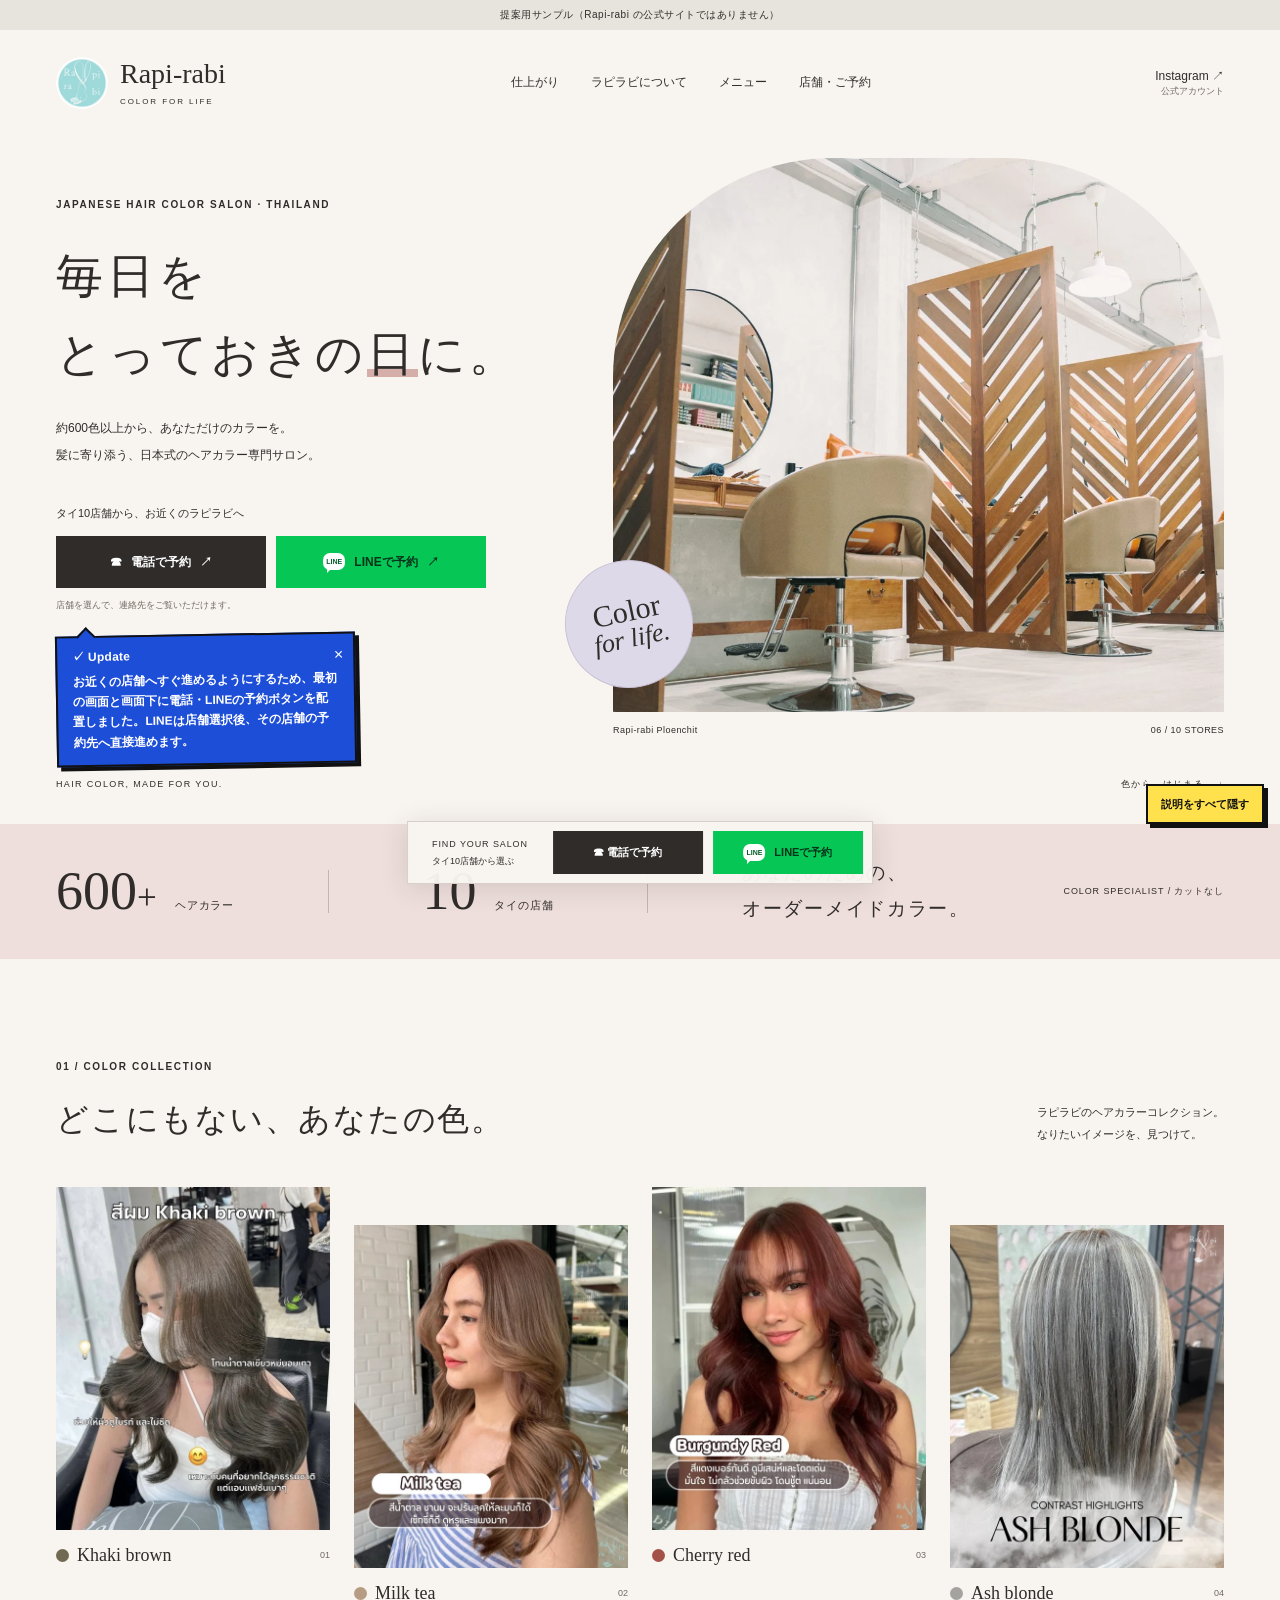
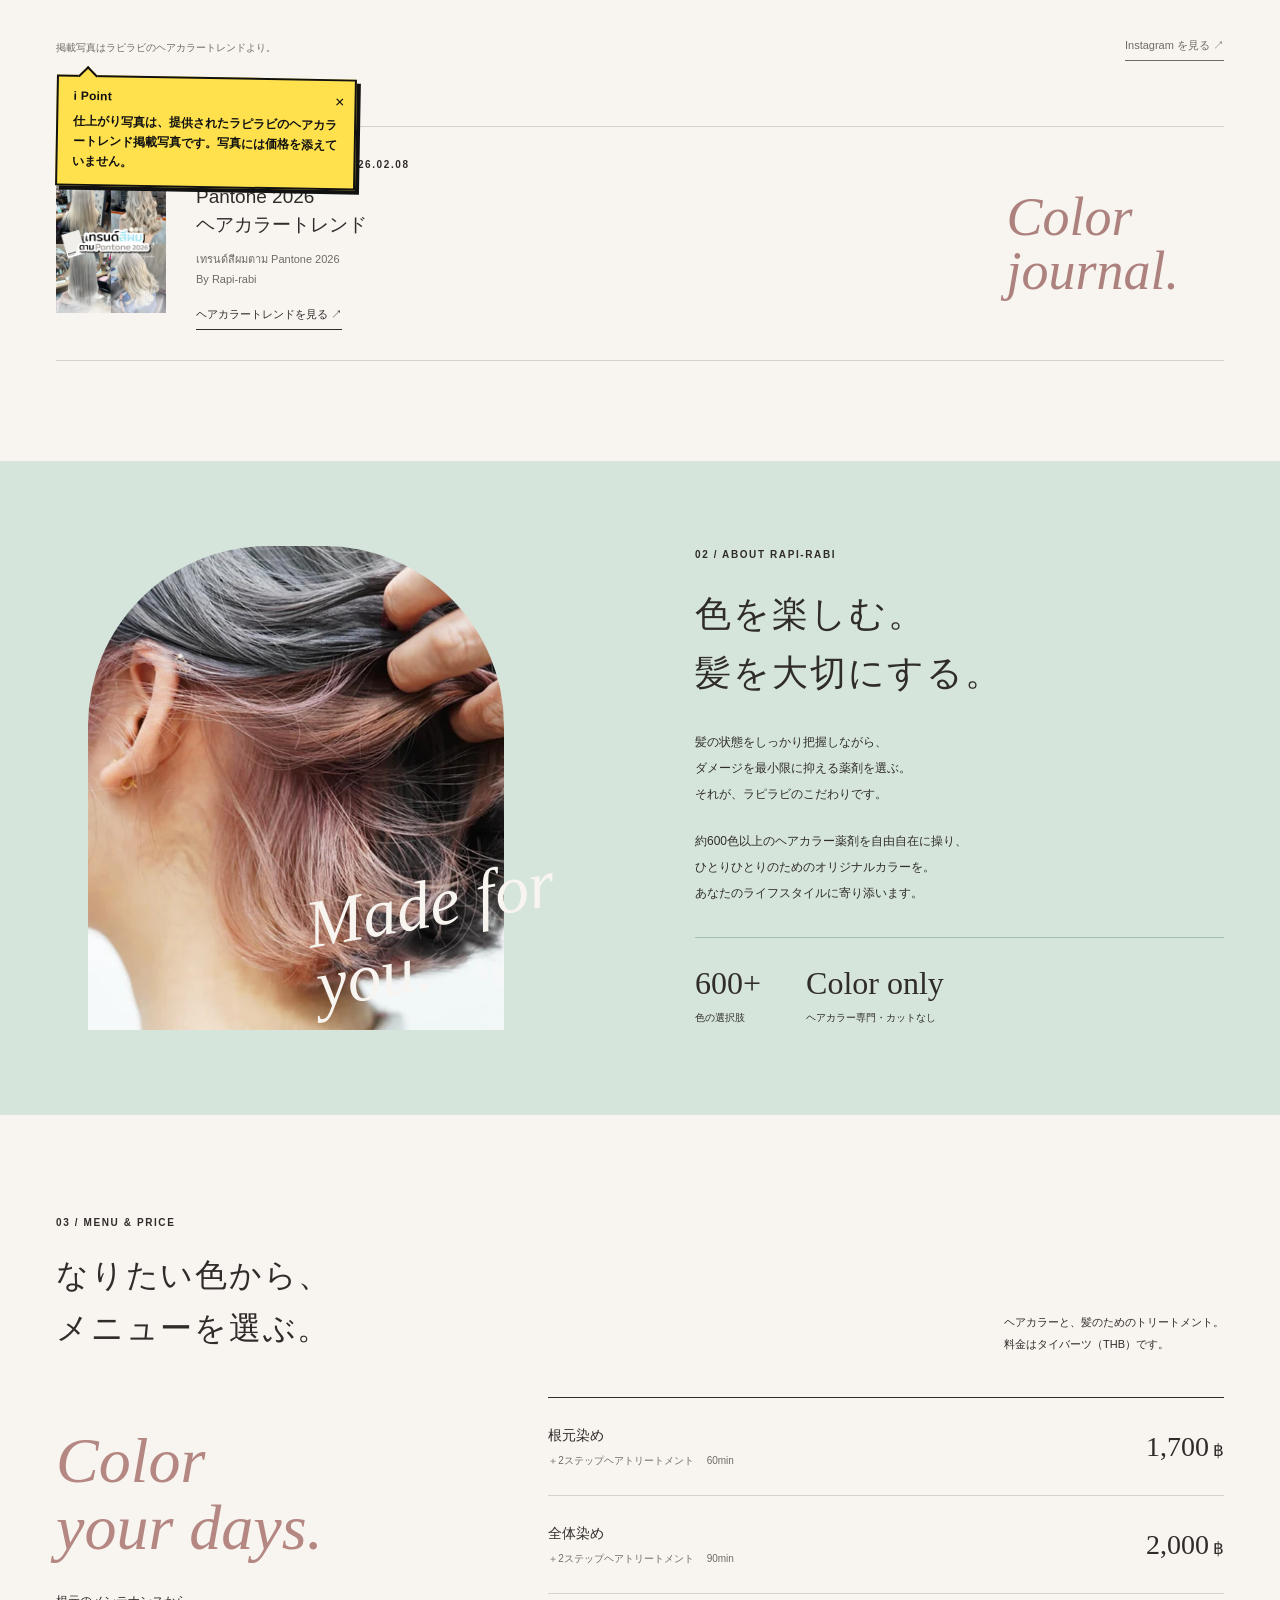
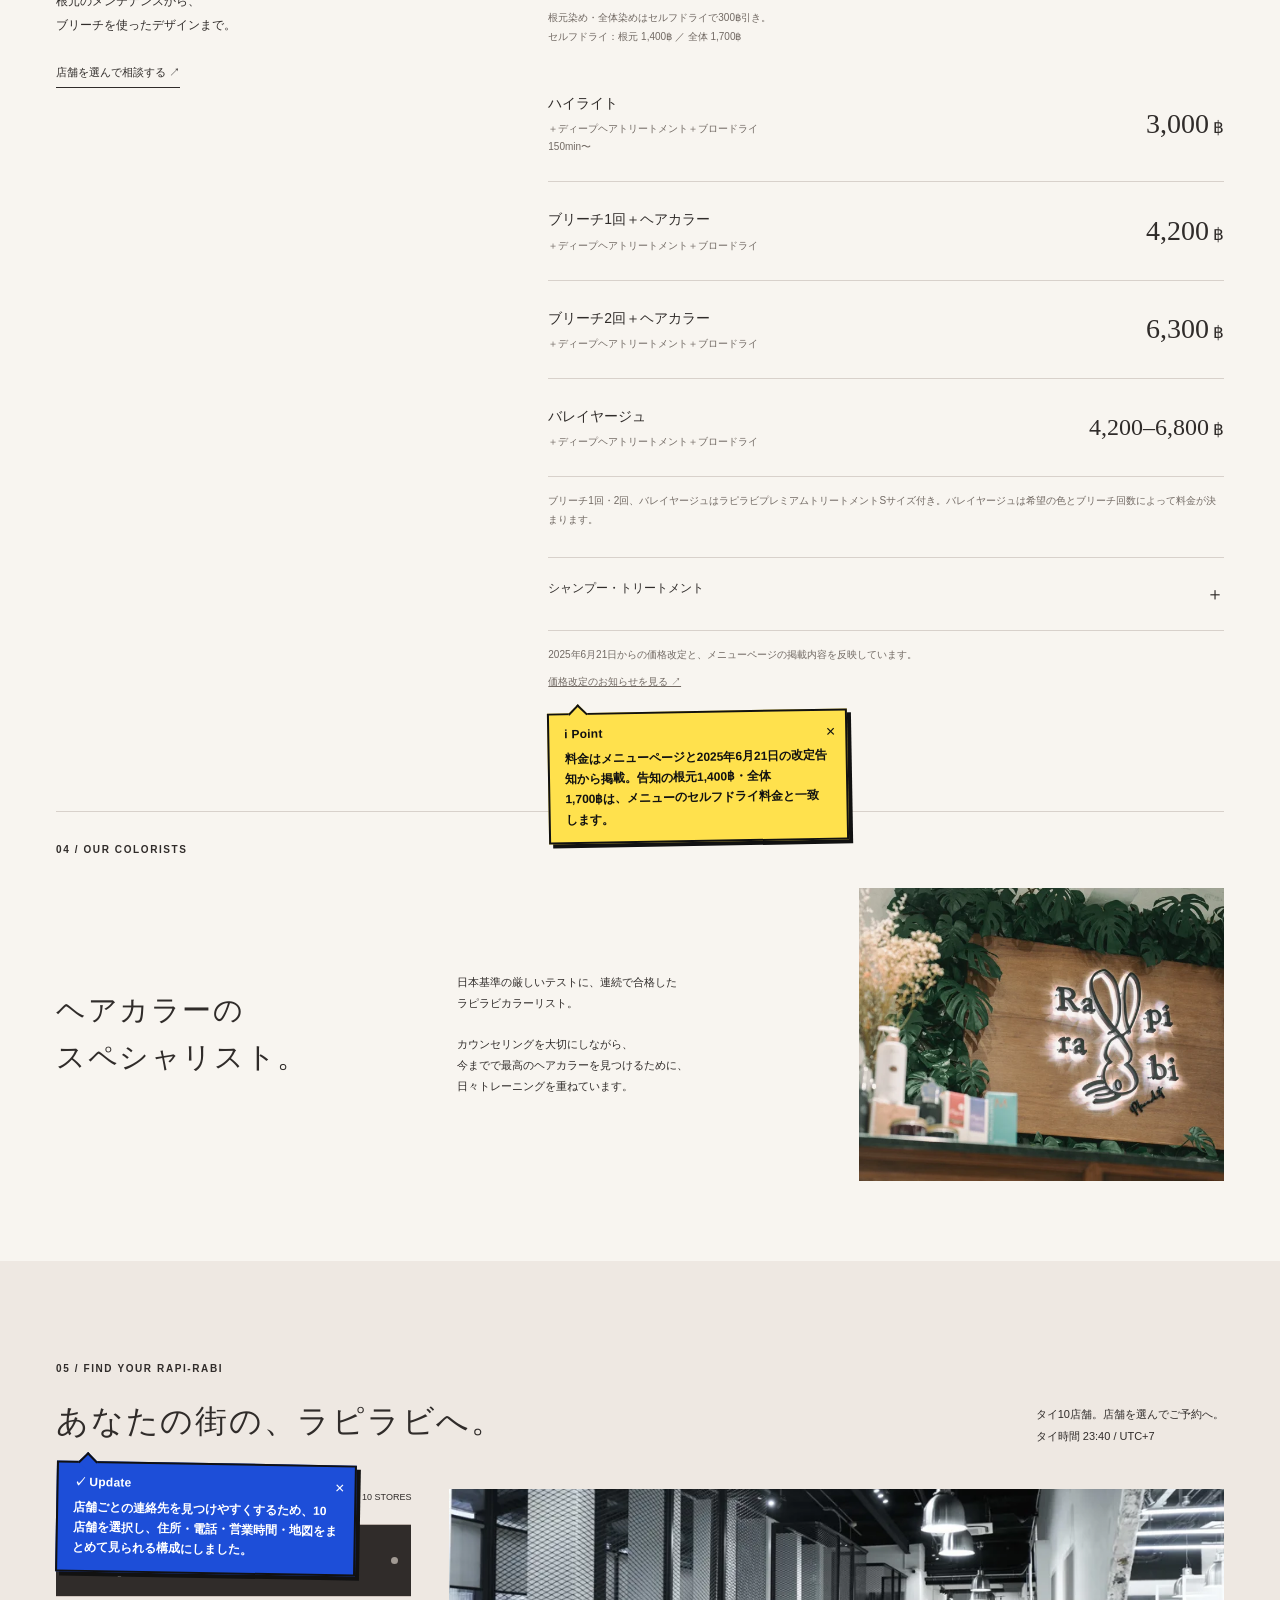
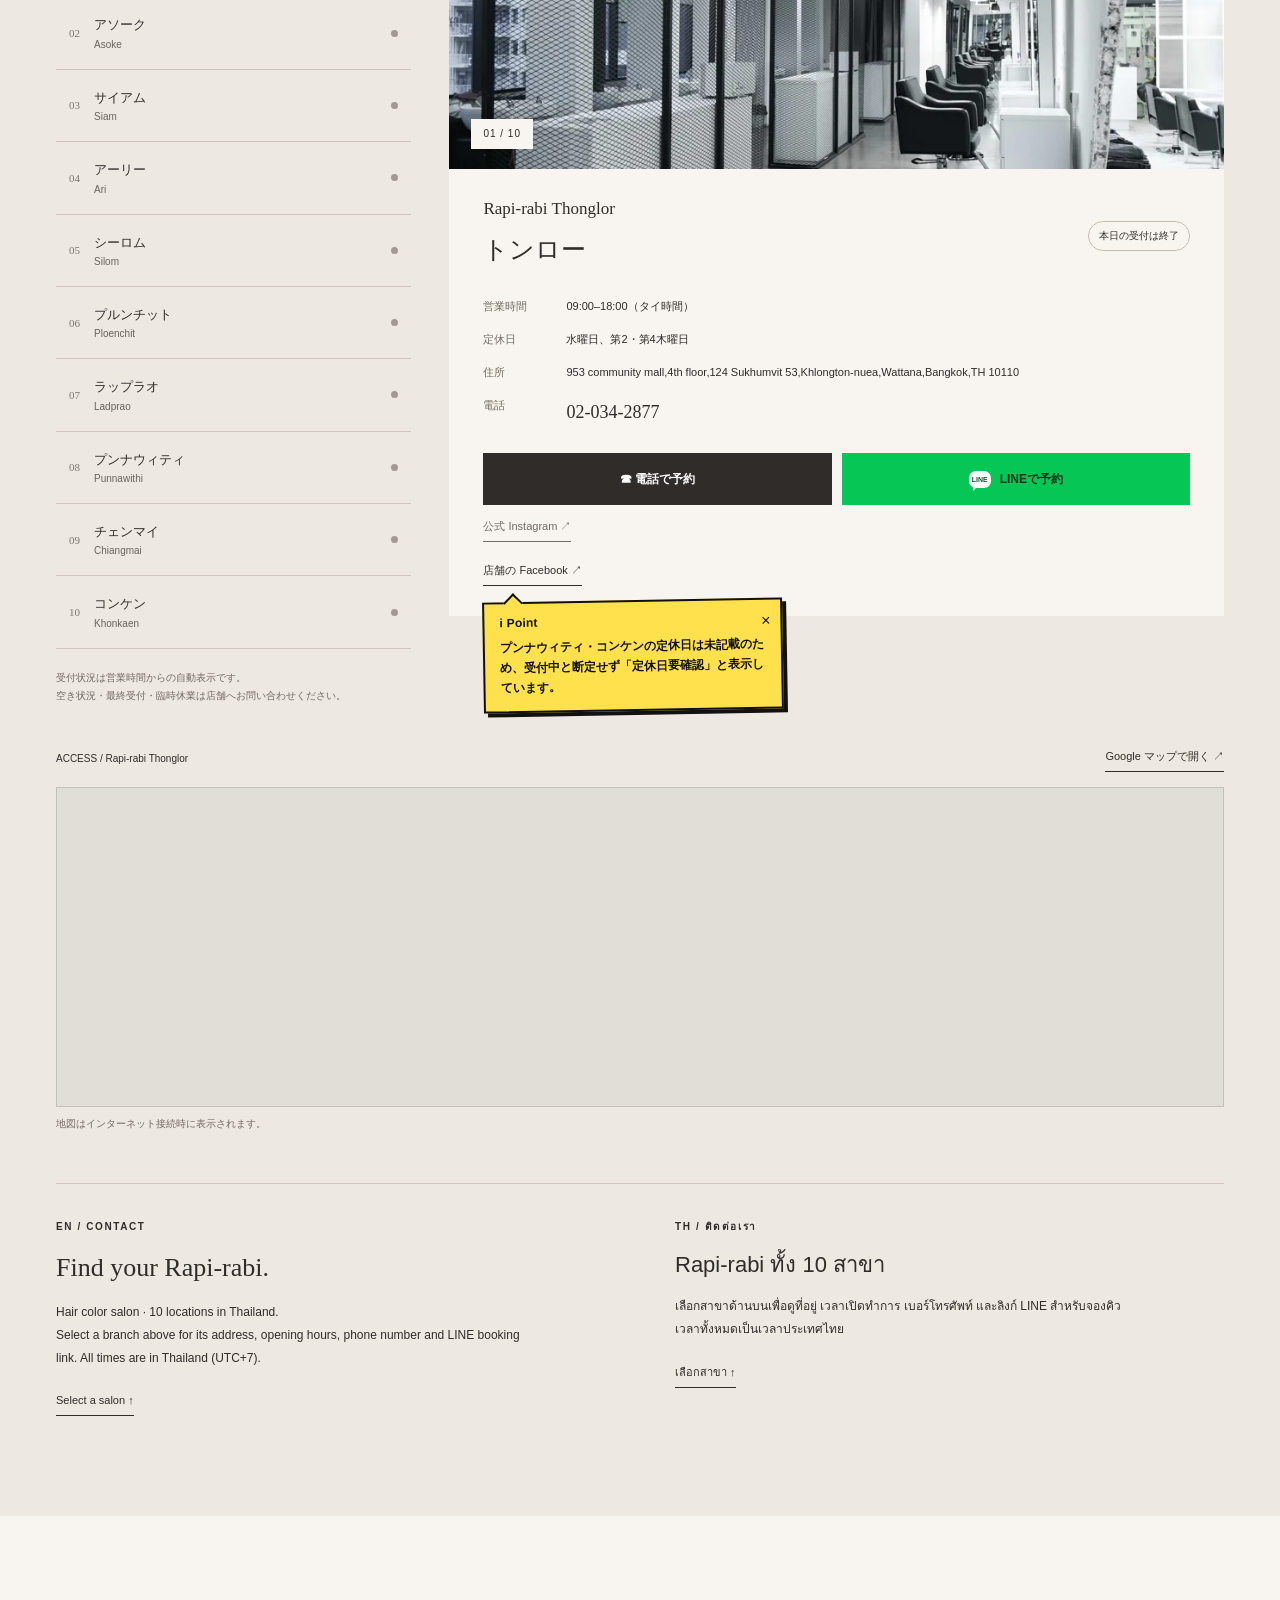
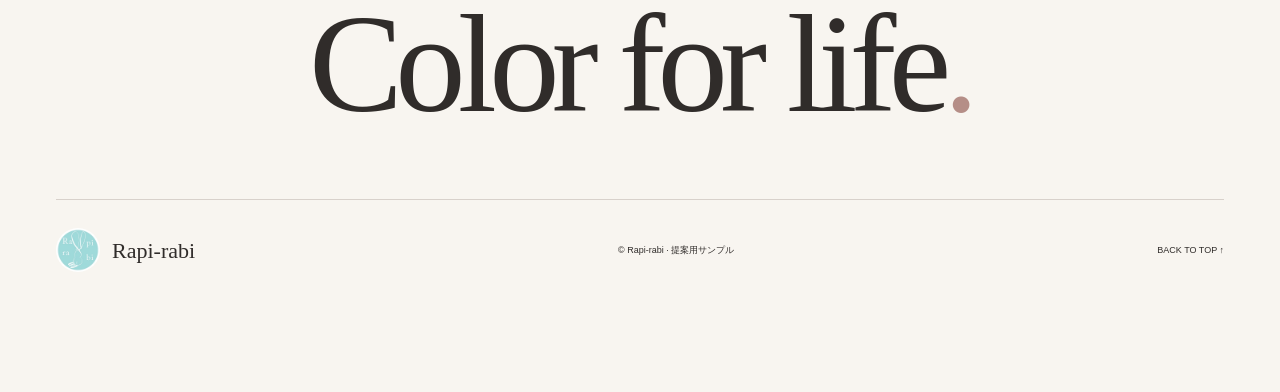
<file: rapirabi/index.html>
<!doctype html>
<html lang="ja">
<head>
<meta charset="utf-8">
<meta name="viewport" content="width=device-width, initial-scale=1">
<meta name="robots" content="noindex, nofollow">
<meta name="theme-color" content="#f8f5f0">
<meta name="description" content="毎日をとっておきの日に。タイ10店舗のヘアカラー専門サロン Rapi-rabi の提案用サンプル。カラー、料金、店舗情報をご覧いただけます。">
<title>Rapi-rabi — Color for life. | 提案用サンプル</title>
<link rel="icon" href="img/logo.webp">
<link rel="stylesheet" href="css/style.css">
<script src="js/stores.js" defer></script>
<script src="js/app.js" defer></script>
</head>
<body>
<a class="skip" href="#main">本文へスキップ</a>
<div class="sample-banner">提案用サンプル（Rapi-rabi の公式サイトではありません）</div>
<header class="header wrap">
<a href="#" class="brand" aria-label="Rapi-rabi トップ"><img src="img/logo.webp" alt="" width="52" height="52"><span>Rapi-rabi<small>COLOR FOR LIFE</small></span></a>
<nav aria-label="メインナビゲーション"><a href="#colors">仕上がり</a><a href="#about">ラピラビについて</a><a href="#menu">メニュー</a><a href="#stores">店舗・ご予約</a></nav>
<a class="instagram" href="https://www.instagram.com/rapirabicolor_official/" target="_blank" rel="noopener noreferrer" title="Rapi-rabi 公式 Instagram">Instagram ↗<small>公式アカウント</small></a>
</header>
<main id="main">
<section class="hero wrap" aria-labelledby="hero-title">
<div class="hero-copy"><p class="eyebrow">JAPANESE HAIR COLOR SALON · THAILAND</p><h1 id="hero-title">毎日を<br>とっておきの<span>日</span>に。</h1><p class="hero-description">約600色以上から、あなただけのカラーを。<br>髪に寄り添う、日本式のヘアカラー専門サロン。</p>
<div class="hero-booking" id="booking-anchor"><p class="booking-label">タイ10店舗から、お近くのラピラビへ</p><div class="actions"><a class="button dark" href="#stores" data-booking="phone"><span aria-hidden="true">☎</span> 電話で予約 <span aria-hidden="true">↗</span></a><a class="button line" href="#stores" data-booking="line"><span class="line-icon" aria-hidden="true">LINE</span> LINEで予約 <span aria-hidden="true">↗</span></a></div><small>店舗を選んで、連絡先をご覧いただけます。</small></div>
</div>
<figure class="hero-visual"><img src="img/hero.webp" alt="木の仕切りと大きな鏡が並ぶ、明るいプルンチット店の店内" width="1600" height="900" fetchpriority="high"><figcaption><span>Rapi-rabi Ploenchit</span><span>06 / 10 STORES</span></figcaption><div class="hero-seal" aria-hidden="true">Color<br><em>for life.</em></div></figure>
<div class="hero-bottom"><span>HAIR COLOR, MADE FOR YOU.</span><a href="#colors">色から、はじまる。 ↓</a></div>
</section>
<div class="brand-strip" aria-label="ラピラビの特徴"><span>600<span class="plus">+</span><small>ヘアカラー</small></span><i></i><span>10<small>タイの店舗</small></span><i></i><span class="strip-message">あなたのための、<br>オーダーメイドカラー。</span><span class="strip-tag">COLOR SPECIALIST / カットなし</span></div>
<section class="section wrap colors" id="colors" aria-labelledby="colors-title">
<div class="section-heading"><div><p class="eyebrow">01 / COLOR COLLECTION</p><h2 id="colors-title">どこにもない、<br class="mobile-only">あなたの色。</h2></div><p>ラピラビのヘアカラーコレクション。<br>なりたいイメージを、見つけて。</p></div>
<div class="color-grid">
<figure><img src="img/khaki.webp" width="560" height="699" alt="カーキブラウンのロングヘアの施術例" loading="lazy"><figcaption><span class="swatch khaki"></span><h3>Khaki brown</h3><span>01</span></figcaption></figure>
<figure><img src="img/milk-tea.webp" width="560" height="700" alt="ミルクティーカラーの施術例" loading="lazy"><figcaption><span class="swatch milk"></span><h3>Milk tea</h3><span>02</span></figcaption></figure>
<figure><img src="img/cherry.webp" width="560" height="700" alt="チェリーレッドの施術例" loading="lazy"><figcaption><span class="swatch cherry"></span><h3>Cherry red</h3><span>03</span></figcaption></figure>
<figure><img src="img/ash.webp" width="560" height="700" alt="アッシュブロンドの施術例" loading="lazy"><figcaption><span class="swatch ash"></span><h3>Ash blonde</h3><span>04</span></figcaption></figure>
</div>
<div class="collection-foot"><p id="collection-source">掲載写真はラピラビのヘアカラートレンドより。</p><a class="text-link" href="https://www.instagram.com/rapirabicolor_official/" target="_blank" rel="noopener noreferrer">Instagram を見る ↗</a></div>
<article class="trend"><img src="img/trends.webp" alt="Pantone 2026 をテーマにしたヘアカラートレンド" width="480" height="600" loading="lazy"><div><p class="eyebrow">HAIR COLOR TRENDS / 2026.02.08</p><h3>Pantone 2026<br>ヘアカラートレンド</h3><p lang="th">เทรนด์สีผมตาม Pantone 2026<br>By Rapi-rabi</p><a class="text-link" href="https://rapirabicolor.com/ja/hair-color-trends/" target="_blank" rel="noopener noreferrer">ヘアカラートレンドを見る ↗</a></div><span class="trend-word" aria-hidden="true">Color<br>journal.</span></article>
</section>
<section class="about" id="about" aria-labelledby="about-title"><div class="wrap about-grid"><div class="about-visual"><img src="img/about.webp" alt="髪を分けて見せる、ラピラビのヘアカラーデザイン" width="600" height="698" loading="lazy"><span aria-hidden="true">Made for<br><em>you.</em></span></div><div class="about-copy"><p class="eyebrow">02 / ABOUT RAPI-RABI</p><h2 id="about-title">色を楽しむ。<br>髪を大切にする。</h2><p>髪の状態をしっかり把握しながら、<br>ダメージを最小限に抑える薬剤を選ぶ。<br>それが、ラピラビのこだわりです。</p><p>約600色以上のヘアカラー薬剤を自由自在に操り、<br>ひとりひとりのためのオリジナルカラーを。<br>あなたのライフスタイルに寄り添います。</p><div class="about-facts"><div><strong>600+</strong><span>色の選択肢</span></div><div><strong>Color only</strong><span>ヘアカラー専門・カットなし</span></div></div></div></div></section>
<section class="section wrap menu" id="menu" aria-labelledby="menu-title"><div class="section-heading"><div><p class="eyebrow">03 / MENU & PRICE</p><h2 id="menu-title">なりたい色から、<br>メニューを選ぶ。</h2></div><p>ヘアカラーと、髪のためのトリートメント。<br>料金はタイバーツ（THB）です。</p></div>
<div class="menu-layout"><div class="menu-intro"><span class="serif">Color<br>your days.</span><p>根元のメンテナンスから、<br>ブリーチを使ったデザインまで。</p><a class="text-link" href="#stores">店舗を選んで相談する ↗</a></div><div class="menu-list">
<div class="menu-row"><div><h3>根元染め</h3><p>＋2ステップヘアトリートメント <span>60min</span></p></div><strong>1,700<small>฿</small></strong></div>
<div class="menu-row"><div><h3>全体染め</h3><p>＋2ステップヘアトリートメント <span>90min</span></p></div><strong>2,000<small>฿</small></strong></div>
<p class="price-note">根元染め・全体染めはセルフドライで300฿引き。<br>セルフドライ：根元 1,400฿ ／ 全体 1,700฿</p>
<div class="menu-row"><div><h3>ハイライト</h3><p>＋ディープヘアトリートメント＋ブロードライ<br>150min〜</p></div><strong>3,000<small>฿</small></strong></div>
<div class="menu-row"><div><h3>ブリーチ1回＋ヘアカラー</h3><p>＋ディープヘアトリートメント＋ブロードライ</p></div><strong>4,200<small>฿</small></strong></div>
<div class="menu-row"><div><h3>ブリーチ2回＋ヘアカラー</h3><p>＋ディープヘアトリートメント＋ブロードライ</p></div><strong>6,300<small>฿</small></strong></div>
<div class="menu-row"><div><h3>バレイヤージュ</h3><p>＋ディープヘアトリートメント＋ブロードライ</p></div><strong class="range-price">4,200–6,800<small>฿</small></strong></div>
<p class="price-note">ブリーチ1回・2回、バレイヤージュはラピラビプレミアムトリートメントSサイズ付き。バレイヤージュは希望の色とブリーチ回数によって料金が決まります。</p>
<details><summary>シャンプー・トリートメント <span>＋</span></summary><div class="other-row"><span>シャンプー＋ディープヘアトリートメント＋ブロードライ</span><b>1,000฿</b></div><div class="other-row"><span>シャンプー＋ブロードライ</span><b>400฿</b></div><div class="other-row"><span>シャンプー＋ディープヘアトリートメント（セルフドライ）</span><b>700฿</b></div></details>
<p class="price-note" id="price-source">2025年6月21日からの価格改定と、メニューページの掲載内容を反映しています。<a href="img/prices.webp" target="_blank">価格改定のお知らせを見る ↗</a></p>
</div></div></section>
<section class="colorists wrap" id="colorists"><p class="eyebrow">04 / OUR COLORISTS</p><div><h2>ヘアカラーの<br>スペシャリスト。</h2><p>日本基準の厳しいテストに、連続で合格した<br>ラピラビカラーリスト。<br><br>カウンセリングを大切にしながら、<br>今までで最高のヘアカラーを見つけるために、<br>日々トレーニングを重ねています。</p><img src="img/salon-detail.webp" width="900" height="506" alt="Rapi-rabi のロゴが飾られたプルンチット店の受付" loading="lazy"></div></section>
<section class="section stores" id="stores" aria-labelledby="stores-title"><div class="wrap"><div class="section-heading"><div><p class="eyebrow">05 / FIND YOUR RAPI-RABI</p><h2 id="stores-title" tabindex="-1">あなたの街の、ラピラビへ。</h2></div><p>タイ10店舗。店舗を選んでご予約へ。<br><span id="thai-clock">営業時間はタイ時間（UTC+7）</span></p></div>
<div class="store-layout"><div class="store-picker"><p class="picker-label">店舗を選ぶ <span>10 STORES</span></p><div id="store-buttons" aria-label="店舗一覧"></div><p class="store-help">受付状況は営業時間からの自動表示です。<br>空き状況・最終受付・臨時休業は店舗へお問い合わせください。</p></div>
<article class="store-detail" id="store-detail"><div class="store-photo"><img id="store-image" src="img/store-thonglor.webp" alt="トンロー店の店内" width="900" height="600" loading="lazy"><span class="store-number" id="store-number">01 / 10</span></div><div class="store-info"><div class="store-name"><div><p id="store-en">Rapi-rabi Thonglor</p><h3 id="store-name">トンロー</h3></div><span id="store-status" class="status" aria-live="polite">営業時間を確認中</span></div><dl><dt>営業時間</dt><dd id="store-hours">09:00–18:00（タイ時間）</dd><dt>定休日</dt><dd id="store-closed">水曜日、第2・第4木曜日</dd><dt>住所</dt><dd id="store-address">953 community mall,4th floor,124 Sukhumvit 53,Khlongton-nuea,Wattana,Bangkok,TH 10110</dd><dt>電話</dt><dd><a id="store-phone" href="tel:+6620342877">02-034-2877</a></dd></dl><div class="actions store-actions"><a class="button dark" id="store-call" href="tel:+6620342877">☎ 電話で予約</a><a class="button line" id="store-line" href="https://lin.ee/3SZMFL3" target="_blank" rel="noopener noreferrer" aria-label="トンロー店のLINEで予約"><span class="line-icon" aria-hidden="true">LINE</span> LINEで予約</a></div><p class="contact-note"><a class="text-link" href="https://www.instagram.com/rapirabicolor_official/" target="_blank" rel="noopener noreferrer">公式 Instagram ↗</a></p><a class="text-link" id="store-facebook" href="https://www.facebook.com/rapirabi.thonglor" target="_blank" rel="noopener noreferrer">店舗の Facebook ↗</a></div></article></div>
<div class="map-heading"><p id="map-caption">ACCESS / Rapi-rabi Thonglor</p><a class="text-link" id="map-link" href="https://www.google.com/maps?q=13.731595,100.578427" target="_blank" rel="noopener noreferrer">Google マップで開く ↗</a></div>
<div class="map-wrap"><iframe id="store-map" title="Rapi-rabi Thonglor の Google マップ" src="https://www.google.com/maps?q=13.731595,100.578427&amp;z=17&amp;output=embed" loading="eager" referrerpolicy="no-referrer-when-downgrade" allowfullscreen></iframe></div><p class="map-note">地図はインターネット接続時に表示されます。</p>
<noscript><p>店舗の切り替えと受付状況の表示には JavaScript が必要です。</p></noscript>
<div class="international"><div lang="en"><p class="eyebrow">EN / CONTACT</p><h3>Find your Rapi-rabi.</h3><p>Hair color salon · 10 locations in Thailand.<br>Select a branch above for its address, opening hours, phone number and LINE booking link. All times are in Thailand (UTC+7).</p><a class="text-link" href="#store-buttons">Select a salon ↑</a></div><div lang="th"><p class="eyebrow">TH / ติดต่อเรา</p><h3>Rapi-rabi ทั้ง 10 สาขา</h3><p>เลือกสาขาด้านบนเพื่อดูที่อยู่ เวลาเปิดทำการ เบอร์โทรศัพท์ และลิงก์ LINE สำหรับจองคิว เวลาทั้งหมดเป็นเวลาประเทศไทย</p><a class="text-link" href="#store-buttons">เลือกสาขา ↑</a></div></div>
</div></section>
</main>
<footer class="wrap footer"><div class="footer-word">Color for life<span>.</span></div><div class="footer-bottom"><a href="#" class="brand"><img src="img/logo.webp" alt="" width="44" height="44"><span>Rapi-rabi</span></a><span>© Rapi-rabi · 提案用サンプル</span><a href="#main">BACK TO TOP ↑</a></div></footer>
<div class="booking-dock" aria-label="予約へのショートカット"><span>FIND YOUR SALON<small>タイ10店舗から選ぶ</small></span><a class="button dark" href="#stores" data-booking="phone">☎ 電話で予約</a><a class="button line" href="#stores" data-booking="line"><span class="line-icon" aria-hidden="true">LINE</span> LINEで予約</a></div>
<script type="application/ld+json" id="salon-schema">{"@context": "https://schema.org", "@graph": [{"@type": "HairSalon", "@id": "#store-thonglor", "name": "Rapi-rabi Thonglor", "telephone": "+6620342877", "address": "953 community mall,4th floor,124 Sukhumvit 53,Khlongton-nuea,Wattana,Bangkok,TH 10110", "description": "ヘアカラー専門（カットなし）。営業時間 09:00–18:00。定休日：水曜日、第2・第4木曜日。", "sameAs": ["https://www.facebook.com/rapirabi.thonglor", "https://lin.ee/3SZMFL3", "https://www.instagram.com/rapirabicolor_official/"], "geo": {"@type": "GeoCoordinates", "latitude": 13.731595, "longitude": 100.578427}}, {"@type": "HairSalon", "@id": "#store-asoke", "name": "Rapi-rabi Asoke", "telephone": "+6620068080", "address": "235/10 Green Connect Sukhumvit 31(Soi Sawasdee), Khlong Toey Nuea, Wattana, Bangkok, TH 10110", "description": "ヘアカラー専門（カットなし）。営業時間 10:00–19:00。定休日：水曜日、第2・第4木曜日。", "sameAs": ["https://www.facebook.com/rapirabi.color31", "https://lin.ee/jR5P8Oo", "https://www.instagram.com/rapirabicolor_official/"], "geo": {"@type": "GeoCoordinates", "latitude": 13.742556, "longitude": 100.567656}}, {"@type": "HairSalon", "@id": "#store-siam", "name": "Rapi-rabi Siam", "telephone": "+6620465540", "address": "3rd floor,240/1 Siam Square Soi 2*ขึ้นบันไดฝั่งลิโด้ ,Pathum Wan, Bangkok 10330", "description": "ヘアカラー専門（カットなし）。営業時間 11:00–20:00。定休日：水曜日、第2・第4木曜日。", "sameAs": ["https://www.facebook.com/rapirabi.siam", "https://lin.ee/9sjfXY3", "https://www.instagram.com/rapirabicolor_official/"], "geo": {"@type": "GeoCoordinates", "latitude": 13.745026, "longitude": 100.532143}}, {"@type": "HairSalon", "@id": "#store-ari", "name": "Rapi-rabi Ari", "telephone": "+6620005077", "address": "3rd floor 5/4 Phahon Yothin 5, Samsen Nai, Phaya Thai, Bangkok, Thailand 10400", "description": "ヘアカラー専門（カットなし）。営業時間 10:00–19:00。定休日：水曜日、第2・第4木曜日。", "sameAs": ["https://www.facebook.com/rapirabi.ari", "https://lin.ee/YPVABBi", "https://www.instagram.com/rapirabicolor_official/"], "geo": {"@type": "GeoCoordinates", "latitude": 13.780887, "longitude": 100.544625}}, {"@type": "HairSalon", "@id": "#store-silom", "name": "Rapi-rabi Silom", "telephone": "+6620753388", "address": "35 Soi Phipat 2 Silom, Bangrak, Bangkok, Thailand 10500", "description": "ヘアカラー専門（カットなし）。営業時間 10:00–19:00。定休日：水曜日、第2・第4木曜日。", "sameAs": ["https://www.facebook.com/rapirabisilom/", "https://lin.ee/e8FR1KKB", "https://www.instagram.com/rapirabicolor_official/"], "geo": {"@type": "GeoCoordinates", "latitude": 13.7249, "longitude": 100.532513}}, {"@type": "HairSalon", "@id": "#store-ploenchit", "name": "Rapi-rabi Ploenchit", "telephone": "+6620402199", "address": "Mahatun Plaza Building, 2nd floor 888/36-39 Lumphini, Pathum Wan, Bangkok 10330", "description": "ヘアカラー専門（カットなし）。営業時間 11:00–20:00。定休日：水曜日、第2・第4木曜日。", "sameAs": ["https://www.facebook.com/rapirabi.ploenchit", "https://lin.ee/JyG0VFN", "https://www.instagram.com/rapirabicolor_official/"], "geo": {"@type": "GeoCoordinates", "latitude": 13.741675, "longitude": 100.549019}}, {"@type": "HairSalon", "@id": "#store-ladprao", "name": "Rapi-rabi Ladprao", "telephone": "+6620705505", "address": "243/199 2nd floor soi ladprao 1,ladprao road,jompon,jatujak,bkk 10900", "description": "ヘアカラー専門（カットなし）。営業時間 10:00–19:00。定休日：水曜日、第2・第4木曜日。", "sameAs": ["https://www.facebook.com/rapirabi.ladprao", "https://lin.ee/lIP7qka", "https://www.instagram.com/rapirabicolor_official/"], "geo": {"@type": "GeoCoordinates", "latitude": 13.813121, "longitude": 100.562752}}, {"@type": "HairSalon", "@id": "#store-punnawithi", "name": "Rapi-rabi Punnawithi", "telephone": "+6620058055", "address": "Rapi-rabi punnawithi,5th floor,2292 Sukhumvit Rd, Phra Khanong Tai, Phra Khanong, Bangkok 10260", "description": "ヘアカラー専門（カットなし）。営業時間 11:00–20:00。定休日は素材に記載なし。", "sameAs": ["https://www.facebook.com/rapirabi.punnawithi", "https://lin.ee/DgyvLhV", "https://www.instagram.com/rapirabicolor_official/"], "geo": {"@type": "GeoCoordinates", "latitude": 13.688434, "longitude": 100.609185}}, {"@type": "HairSalon", "@id": "#store-chiangmai", "name": "Rapi-rabi Chiangmai", "telephone": "+6652082901", "address": "1/1-1/5 One Nimman #B201,Suthep,Mueang Chiangmai,Chiangmai,50200", "description": "ヘアカラー専門（カットなし）。営業時間 11:00–20:00。定休日：水曜日、第2・第4木曜日。", "sameAs": ["https://www.facebook.com/rapirabi.chiangmai", "https://lin.ee/R91jKeY", "https://www.instagram.com/rapirabicolor_official/"], "geo": {"@type": "GeoCoordinates", "latitude": 18.800401, "longitude": 98.967881}}, {"@type": "HairSalon", "@id": "#store-khonkaen", "name": "Rapi-rabi Khonkaen", "telephone": "+6643004699", "address": "Rapirabi khonkaen,97/1 Ruen Rom Rd, Nai Mueang, Mueang Khon Kaen District, Khon Kaen 40000", "description": "ヘアカラー専門（カットなし）。営業時間 11:00–20:00。定休日は素材に記載なし。", "sameAs": ["https://www.facebook.com/rapirabi.khonkaen", "https://lin.ee/XjVS2tw", "https://www.instagram.com/rapirabicolor_official/"], "geo": {"@type": "GeoCoordinates", "latitude": 16.425426, "longitude": 102.832042}}]}</script>
<script src="js/notes.js" defer></script>
</body>
</html>
</file>
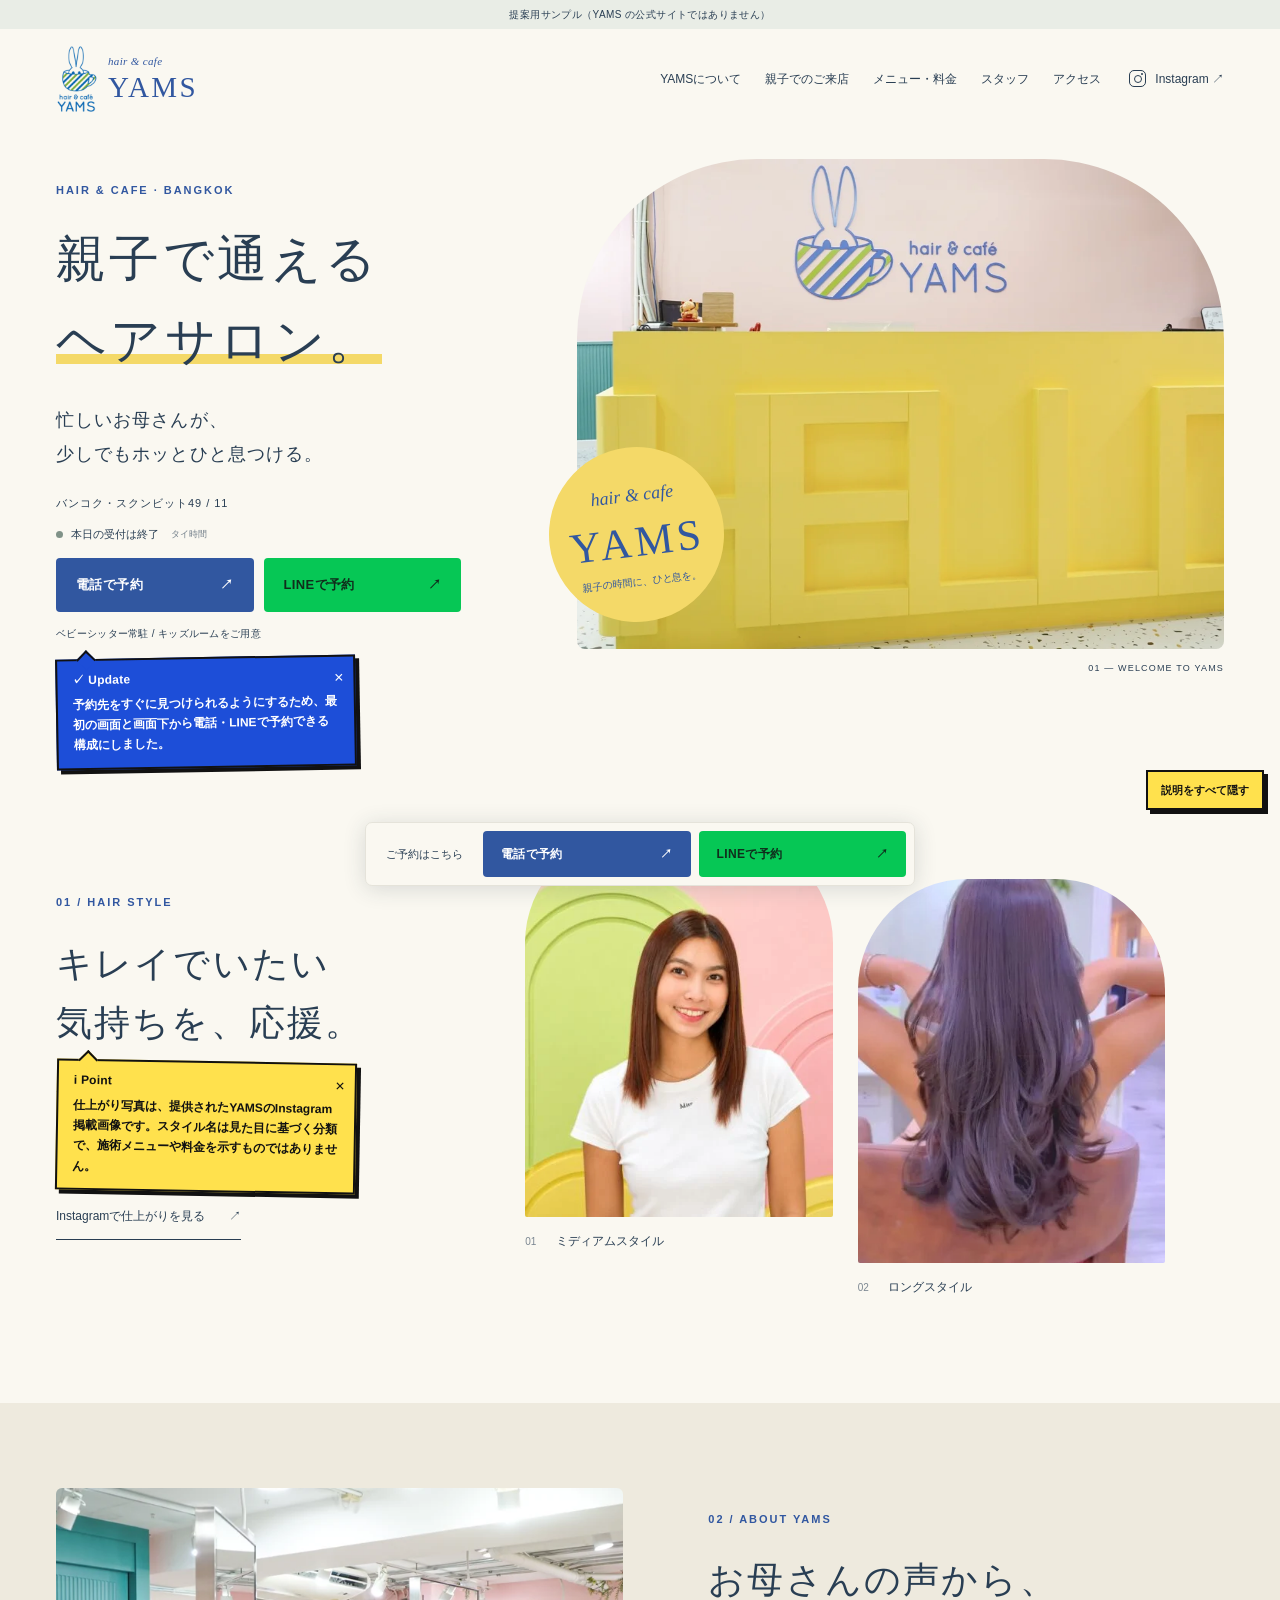
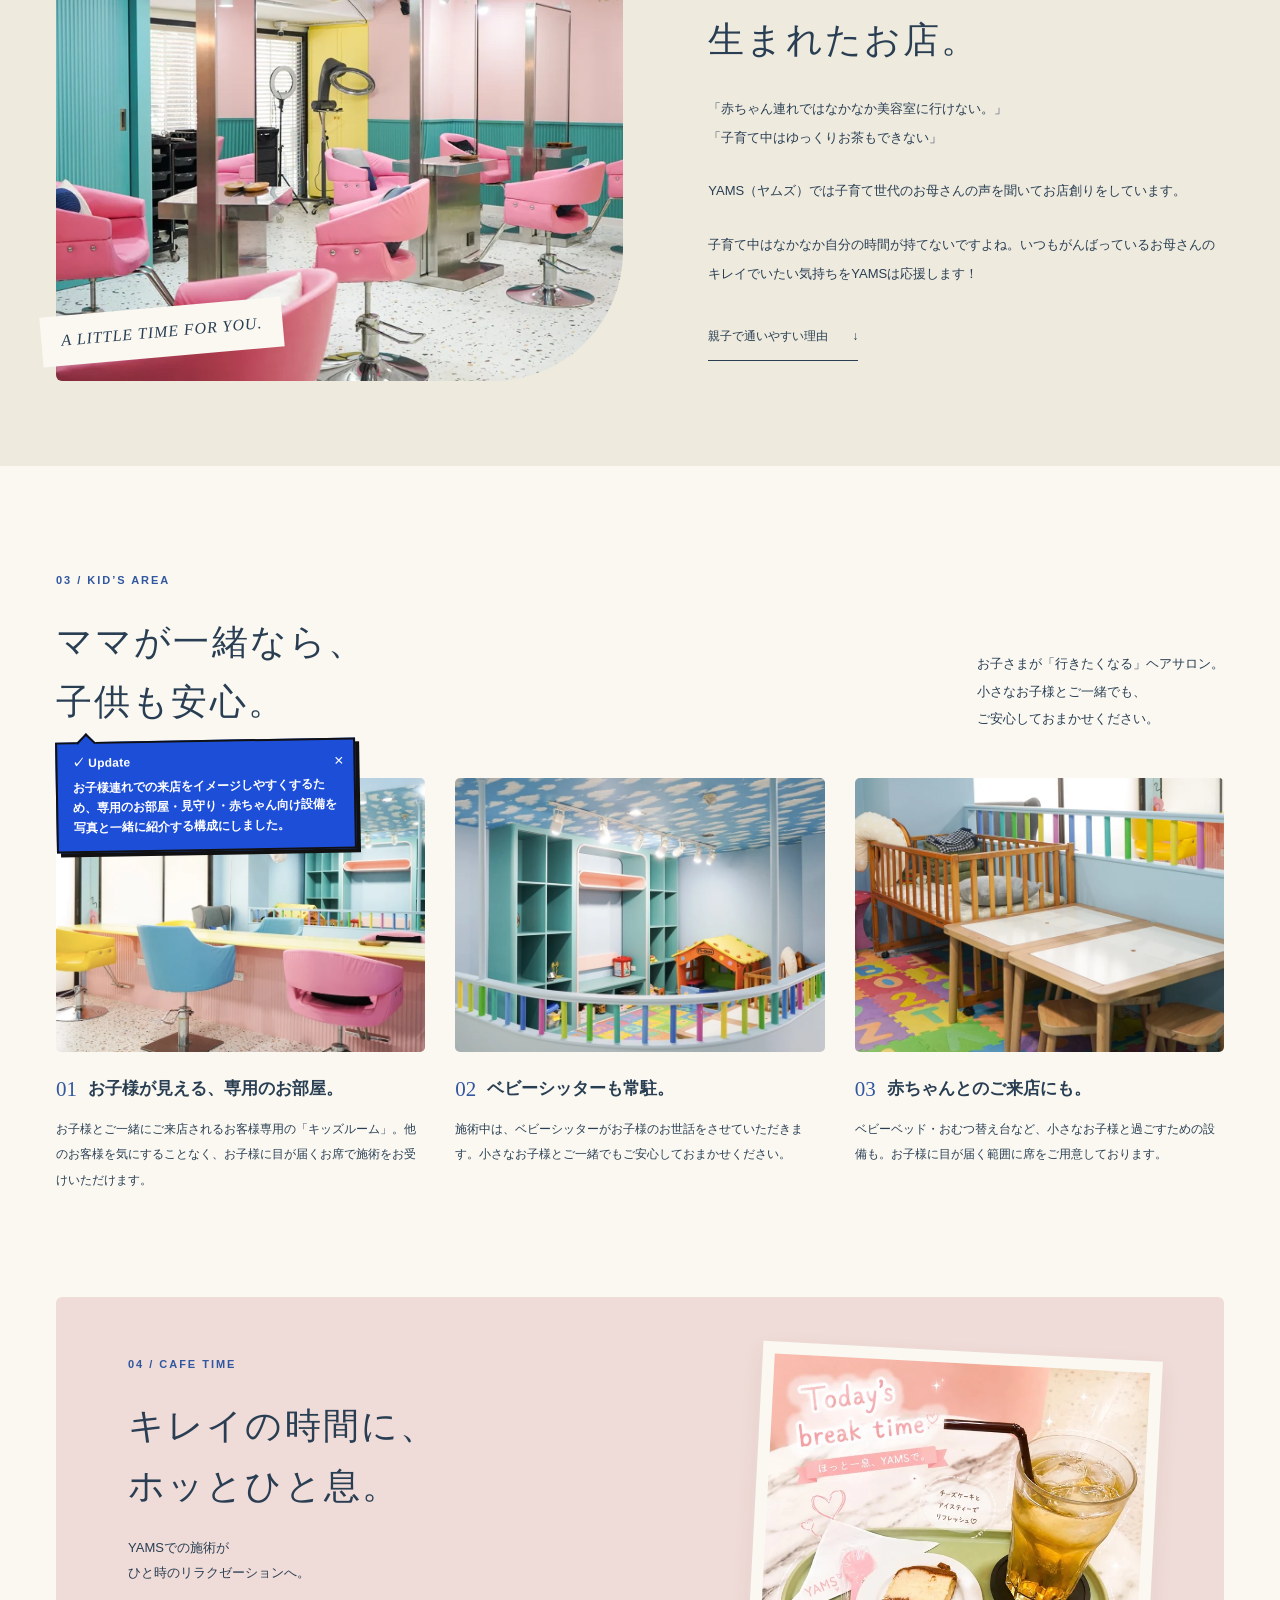
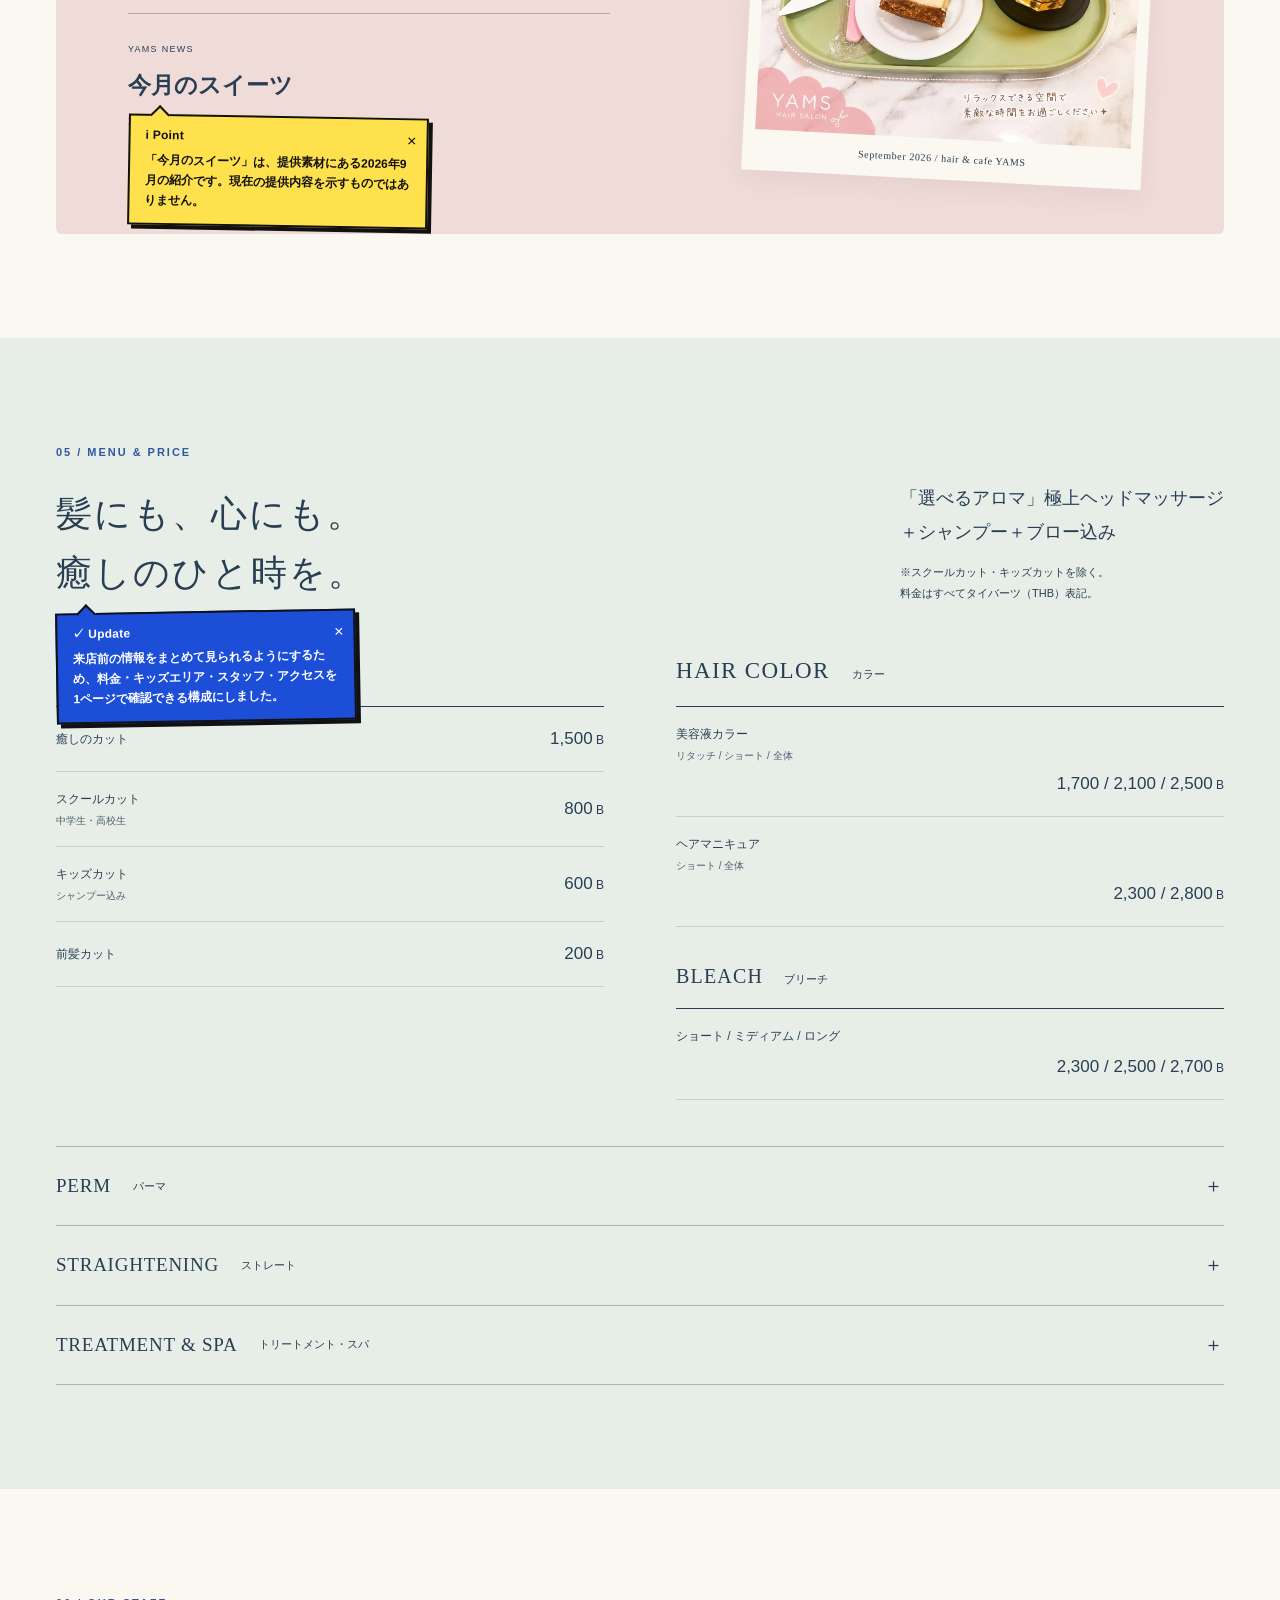
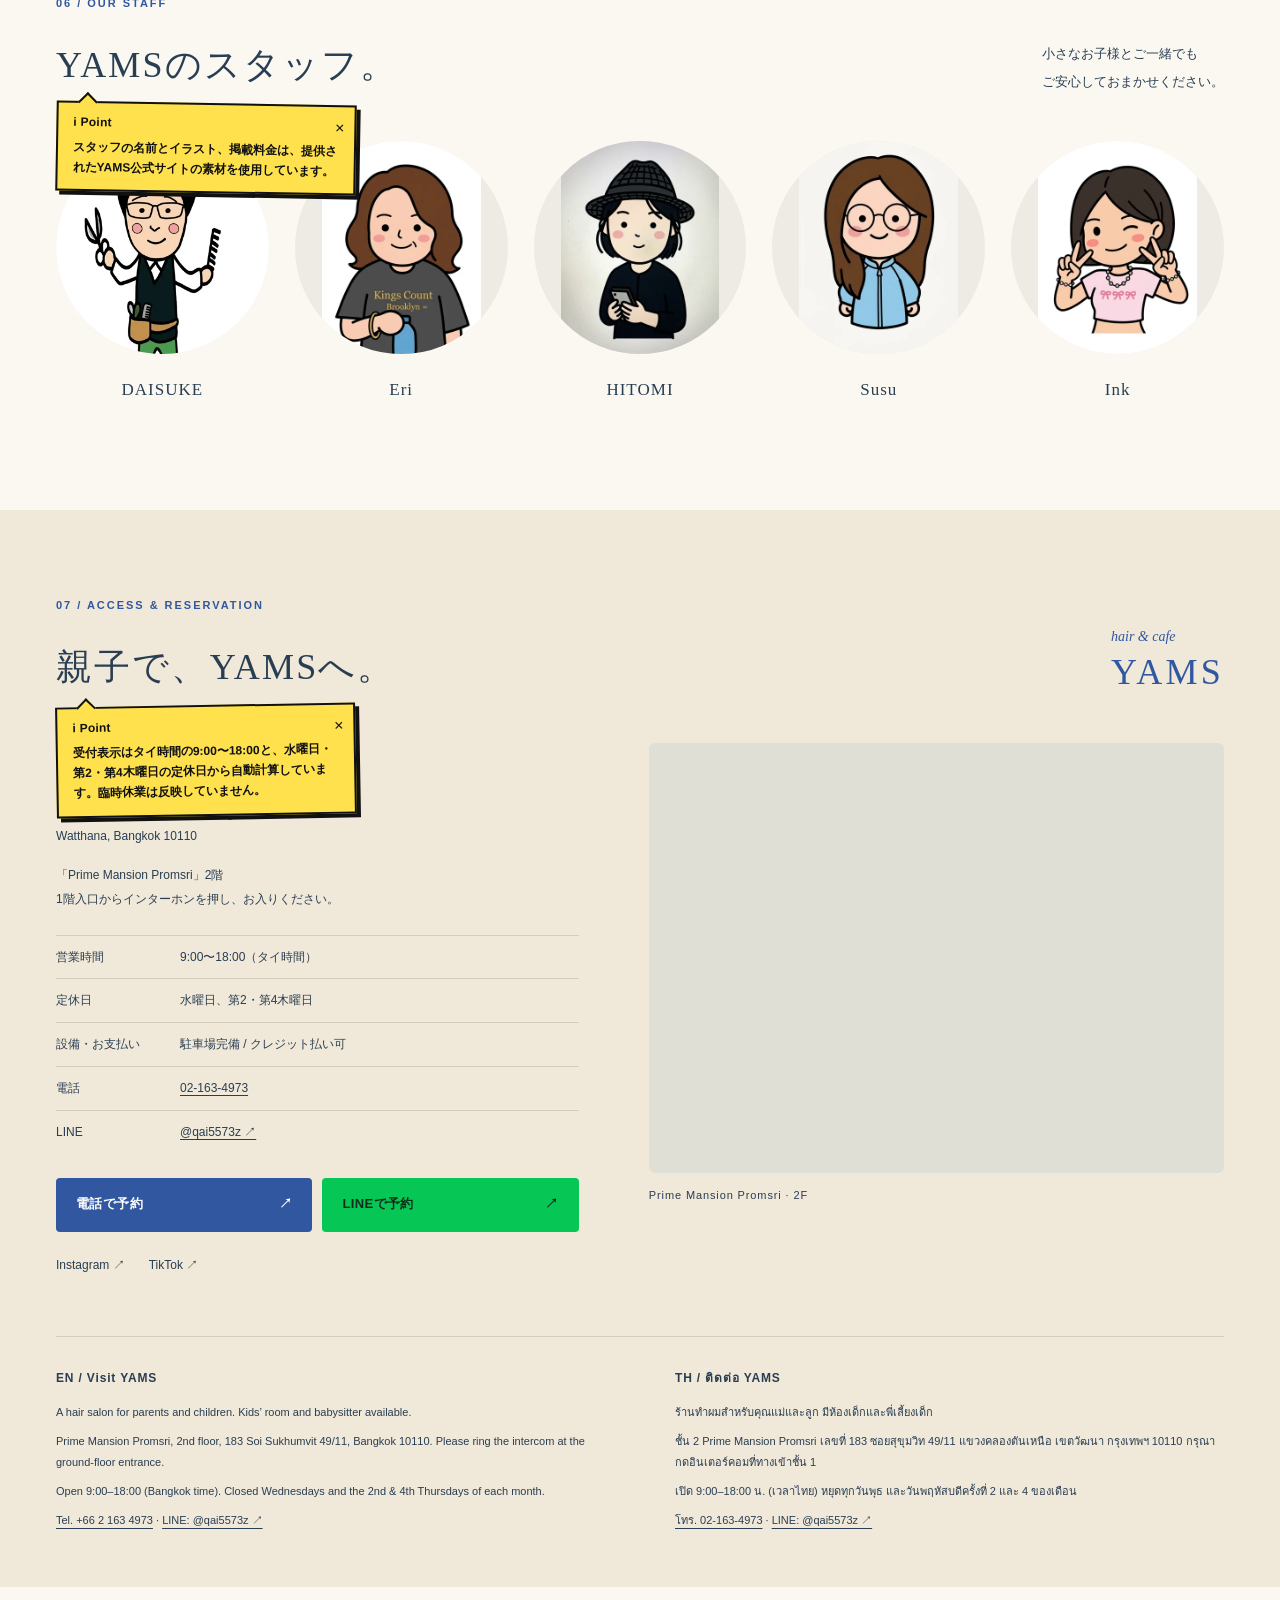
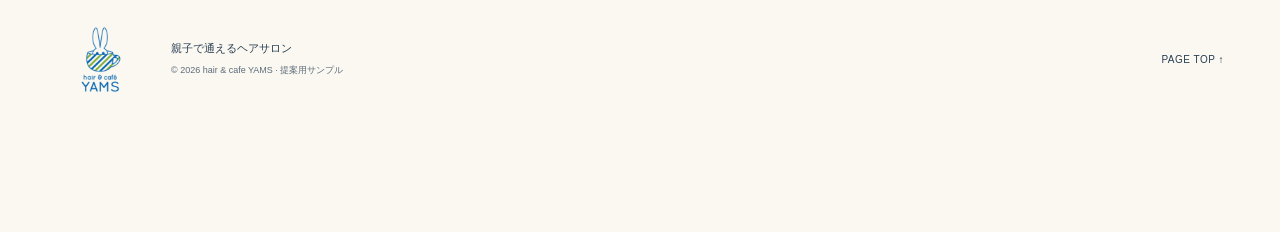
<file: yams/index.html>
<!doctype html>
<html lang="ja">
<head>
  <meta charset="utf-8">
  <meta name="viewport" content="width=device-width, initial-scale=1">
  <meta name="robots" content="noindex, nofollow">
  <meta name="description" content="バンコクの親子で通えるヘアサロン YAMS。キッズルーム、ベビーシッター、ヘアメニューと料金をご紹介する提案用サンプルです。">
  <meta name="theme-color" content="#faf8f1">
  <title>hair & cafe YAMS｜親子で通えるヘアサロン・バンコク</title>
  <link rel="stylesheet" href="css/style.css">
  <script src="js/main.js" defer></script>
  <script type="application/ld+json">
  {"@context":"https://schema.org","@type":"HairSalon","name":"hair & cafe YAMS","url":"https://yamshair.com/","telephone":"+66-2-163-4973","address":{"@type":"PostalAddress","streetAddress":"183 Soi Sukhumvit 49/11","addressLocality":"Khlong Tan Nuea, Watthana","addressRegion":"Bangkok","postalCode":"10110","addressCountry":"TH"},"openingHoursSpecification":[{"@type":"OpeningHoursSpecification","dayOfWeek":["Monday","Tuesday","Thursday","Friday","Saturday","Sunday"],"opens":"09:00","closes":"18:00"}],"description":"親子で通えるヘアサロン。水曜日と第2・第4木曜日は定休日。営業時間はタイ時間。","sameAs":["https://www.instagram.com/yamshair/","https://www.tiktok.com/@yamshair"]}
  </script>
</head>
<body>
  <a class="skip-link" href="#main">本文へスキップ</a>
  <div class="sample-banner">提案用サンプル（YAMS の公式サイトではありません）</div>
  <header class="header wrap">
    <a class="brand" href="#top" aria-label="YAMS ページの先頭へ"><img src="img/logo.webp" alt="" width="120" height="190"><span class="wordmark"><small>hair & cafe</small>YAMS</span></a>
    <nav class="desktop-nav" aria-label="メインナビゲーション">
      <a href="#concept">YAMSについて</a><a href="#kids">親子でのご来店</a><a href="#menu">メニュー・料金</a><a href="#staff">スタッフ</a><a href="#access">アクセス</a>
    </nav>
    <a class="instagram header-social" href="https://www.instagram.com/yamshair/" target="_blank" rel="noopener noreferrer"><span class="ig-icon" aria-hidden="true"></span><span>Instagram ↗</span></a>
    <button class="nav-toggle" type="button" aria-expanded="false" aria-controls="mobile-nav">メニュー <span aria-hidden="true">＋</span></button>
    <nav id="mobile-nav" class="mobile-nav" aria-label="モバイルナビゲーション" hidden>
      <a href="#styles">仕上がり</a><a href="#concept">YAMSについて</a><a href="#kids">親子でのご来店</a><a href="#menu">メニュー・料金</a><a href="#staff">スタッフ</a><a href="#access">アクセス</a>
    </nav>
  </header>
  <main id="main">
    <section id="top" class="hero wrap">
      <div class="hero-copy">
        <p class="eyebrow">HAIR & CAFE · BANGKOK</p>
        <h1>親子で通える<br><span>ヘアサロン。</span></h1>
        <p class="hero-lead">忙しいお母さんが、<br>少しでもホッとひと息つける。</p>
        <p class="hero-location">バンコク・スクンビット49 / 11</p>
        <div class="status" aria-live="polite"><span class="status-dot" aria-hidden="true"></span><span data-status>9:00–18:00（タイ時間）</span><small>タイ時間</small></div>
        <div class="booking hero-booking" id="hero-booking">
          <a class="button phone" href="tel:+6621634973"><span>電話で予約</span><span aria-hidden="true">↗</span></a>
          <a class="button line" href="https://line.me/R/ti/p/%40qai5573z" target="_blank" rel="noopener noreferrer"><span>LINEで予約</span><span aria-hidden="true">↗</span></a>
        </div>
        <p class="hero-small">ベビーシッター常駐 / キッズルームをご用意</p>
      </div>
      <div class="hero-visual">
        <img src="img/hero.webp" alt="黄色いカウンターとピンク、ミント色の店内。hair & cafe YAMSの受付" width="1400" height="764" fetchpriority="high">
        <div class="hero-caption"><span>hair & cafe</span><strong>YAMS</strong><span>親子の時間に、ひと息を。</span></div>
        <span class="photo-index">01 — WELCOME TO YAMS</span>
      </div>
    </section>

    <section id="styles" class="section wrap styles-section">
      <div class="section-intro">
        <p class="eyebrow">01 / HAIR STYLE</p>
        <h2 id="styles-title">キレイでいたい<br>気持ちを、応援。</h2>
        <p>デザインだけではなく、<br>日々の過ごしやすさを考えた<br>ヘアスタイルをご提案いたします。</p>
        <a class="text-link" href="https://www.instagram.com/yamshair/" target="_blank" rel="noopener noreferrer">Instagramで仕上がりを見る <span>↗</span></a>
      </div>
      <div class="style-gallery">
        <figure><img src="img/style-medium.webp" alt="肩下までのストレートヘアの仕上がり" width="400" height="500" loading="lazy"><figcaption><span>01</span> ミディアムスタイル</figcaption></figure>
        <figure><img src="img/style-long.webp" alt="ロングヘアの毛先に動きをつけた仕上がりの後ろ姿" width="400" height="710" loading="lazy"><figcaption><span>02</span> ロングスタイル</figcaption></figure>
      </div>
    </section>

    <section id="concept" class="concept-section">
      <div class="wrap concept-grid">
        <div class="concept-photo"><img src="img/salon.webp" alt="ピンクのセット椅子とミント色の壁が並ぶYAMSの店内" width="850" height="645" loading="lazy"><span class="image-label">A LITTLE TIME FOR YOU.</span></div>
        <div class="concept-copy"><p class="eyebrow">02 / ABOUT YAMS</p><h2 id="concept-title">お母さんの声から、<br>生まれたお店。</h2>
          <p>「赤ちゃん連れではなかなか美容室に行けない。」<br>「子育て中はゆっくりお茶もできない」</p>
          <p>YAMS（ヤムズ）では子育て世代のお母さんの声を聞いてお店創りをしています。</p>
          <p>子育て中はなかなか自分の時間が持てないですよね。いつもがんばっているお母さんのキレイでいたい気持ちをYAMSは応援します！</p>
          <a class="text-link" href="#kids">親子で通いやすい理由 <span>↓</span></a>
        </div>
      </div>
    </section>

    <section id="kids" class="section wrap kids-section">
      <div class="section-heading"><div><p class="eyebrow">03 / KID’S AREA</p><h2 id="kids-title">ママが一緒なら、<br>子供も安心。</h2></div><p>お子さまが「行きたくなる」ヘアサロン。<br>小さなお子様とご一緒でも、<br>ご安心しておまかせください。</p></div>
      <div class="kids-grid">
        <article><img src="img/kids-seat.webp" alt="キッズスペースのすぐそばにある親子専用ルームのセット席" width="860" height="600" loading="lazy"><div class="feature-title"><span>01</span><h3>お子様が見える、専用のお部屋。</h3></div><p>お子様とご一緒にご来店されるお客様専用の「キッズルーム」。他のお客様を気にすることなく、お子様に目が届くお席で施術をお受けいただけます。</p></article>
        <article><img src="img/kids-room.webp" alt="雲柄の天井とカラフルな柵、おもちゃのあるキッズスペース" width="860" height="600" loading="lazy"><div class="feature-title"><span>02</span><h3>ベビーシッターも常駐。</h3></div><p>施術中は、ベビーシッターがお子様のお世話をさせていただきます。小さなお子様とご一緒でもご安心しておまかせください。</p></article>
        <article><img src="img/baby-space.webp" alt="キッズルームに備えられたベビーベッドと子供用テーブル" width="860" height="600" loading="lazy"><div class="feature-title"><span>03</span><h3>赤ちゃんとのご来店にも。</h3></div><p>ベビーベッド・おむつ替え台など、小さなお子様と過ごすための設備も。お子様に目が届く範囲に席をご用意しております。</p></article>
      </div>
    </section>

    <section id="cafe" class="cafe-section wrap">
      <div class="cafe-copy"><p class="eyebrow">04 / CAFE TIME</p><h2>キレイの時間に、<br>ホッとひと息。</h2><p>YAMSでの施術が<br>ひと時のリラクゼーションへ。</p><div class="sweets-heading"><span class="small-label">YAMS NEWS</span><h3 id="sweets-title">今月のスイーツ</h3><p class="source-date">2026年9月の掲載内容</p></div><p>手作りスイーツと、くつろぎの時間。</p></div>
      <figure class="sweets-photo"><img src="img/sweets.webp" alt="YAMSの9月のスイーツ紹介。小さなケーキと冷たいお茶を載せたトレー" width="720" height="720" loading="lazy"><figcaption>September 2026 / hair & cafe YAMS</figcaption></figure>
    </section>

    <section id="menu" class="section menu-section">
      <div class="wrap">
        <div class="section-heading"><div><p class="eyebrow">05 / MENU & PRICE</p><h2 id="menu-title">髪にも、心にも。<br>癒しのひと時を。</h2></div><div class="menu-explanation"><p>「選べるアロマ」極上ヘッドマッサージ<br>＋シャンプー＋ブロー込み</p><small>※スクールカット・キッズカットを除く。<br>料金はすべてタイバーツ（THB）表記。</small></div></div>
        <div class="price-columns">
          <div><h3 class="price-category">CUT <span>カット</span></h3><dl class="price-list"><div><dt>癒しのカット</dt><dd>1,500<span> B</span></dd></div><div><dt>スクールカット<small>中学生・高校生</small></dt><dd>800<span> B</span></dd></div><div><dt>キッズカット<small>シャンプー込み</small></dt><dd>600<span> B</span></dd></div><div><dt>前髪カット</dt><dd>200<span> B</span></dd></div></dl></div>
          <div><h3 class="price-category">HAIR COLOR <span>カラー</span></h3><dl class="price-list"><div><dt>美容液カラー<small>リタッチ / ショート / 全体</small></dt><dd>1,700 / 2,100 / 2,500<span> B</span></dd></div><div><dt>ヘアマニキュア<small>ショート / 全体</small></dt><dd>2,300 / 2,800<span> B</span></dd></div></dl><h3 class="price-category secondary">BLEACH <span>ブリーチ</span></h3><dl class="price-list"><div><dt>ショート / ミディアム / ロング</dt><dd>2,300 / 2,500 / 2,700<span> B</span></dd></div></dl></div>
        </div>
        <div class="menu-details">
          <details><summary>PERM <span>パーマ</span><i aria-hidden="true">＋</i></summary><dl class="price-list"><div><dt>コールドパーマ</dt><dd>3,000〜4,000 B</dd></div><div><dt>ストカール</dt><dd>4,000 B</dd></div><div><dt>デジタルパーマ</dt><dd>4,000 B</dd></div><div><dt>デジタルストカール</dt><dd>6,000 B</dd></div></dl></details>
          <details><summary>STRAIGHTENING <span>ストレート</span><i aria-hidden="true">＋</i></summary><dl class="price-list"><div><dt>ストレートパーマ（リタッチ）</dt><dd>3,000 B</dd></div><div><dt>ストレートパーマ（ショート）</dt><dd>3,500 B</dd></div><div><dt>ストレートパーマ（ミディアム・ロング）</dt><dd>4,000 B</dd></div><div><dt>ケラチントリートメント</dt><dd>3,500〜4,500 B</dd></div></dl></details>
          <details><summary>TREATMENT & SPA <span>トリートメント・スパ</span><i aria-hidden="true">＋</i></summary><dl class="price-list"><div><dt>クイックトリートメント</dt><dd>600 B</dd></div><div><dt>システムトリートメント</dt><dd>1,000〜2,000 B</dd></div><div><dt>クイックスパ</dt><dd>600 B</dd></div></dl></details>
        </div>
      </div>
    </section>

    <section id="staff" class="section wrap staff-section"><div class="section-heading"><div><p class="eyebrow">06 / OUR STAFF</p><h2>YAMSのスタッフ。</h2></div><p>小さなお子様とご一緒でも<br>ご安心しておまかせください。</p></div><div class="staff-grid">
      <figure><img src="img/daisuke.webp" alt="DAISUKEの紹介イラスト" width="360" height="360" loading="lazy"><figcaption>DAISUKE</figcaption></figure>
      <figure><img src="img/eri.webp" alt="Eriの紹介イラスト" width="360" height="482" loading="lazy"><figcaption>Eri</figcaption></figure>
      <figure><img src="img/hitomi.webp" alt="HITOMIの紹介イラスト" width="360" height="482" loading="lazy"><figcaption>HITOMI</figcaption></figure>
      <figure><img src="img/susu.webp" alt="Susuの紹介イラスト" width="360" height="482" loading="lazy"><figcaption>Susu</figcaption></figure>
      <figure><img src="img/ink.webp" alt="Inkの紹介イラスト" width="360" height="482" loading="lazy"><figcaption>Ink</figcaption></figure>
    </div></section>

    <section id="access" class="access-section"><div class="wrap">
      <div class="section-heading"><div><p class="eyebrow">07 / ACCESS & RESERVATION</p><h2 id="access-title">親子で、YAMSへ。</h2></div><span class="access-mark">hair & cafe<br><strong>YAMS</strong></span></div>
      <div class="access-grid"><div class="access-info"><h3>hair & cafe YAMS</h3><p>183 Soi Sukhumvit 49/11, Khlong Tan Nuea,<br>Watthana, Bangkok 10110</p><p class="directions">「Prime Mansion Promsri」2階<br>1階入口からインターホンを押し、お入りください。</p><dl class="business-info"><div><dt>営業時間</dt><dd>9:00〜18:00（タイ時間）</dd></div><div><dt>定休日</dt><dd>水曜日、第2・第4木曜日</dd></div><div><dt>設備・お支払い</dt><dd>駐車場完備 / クレジット払い可</dd></div><div><dt>電話</dt><dd><a href="tel:+6621634973">02-163-4973</a></dd></div><div><dt>LINE</dt><dd><a href="https://line.me/R/ti/p/%40qai5573z" target="_blank" rel="noopener noreferrer">@qai5573z ↗</a></dd></div></dl><div class="booking"><a class="button phone" href="tel:+6621634973">電話で予約 <span aria-hidden="true">↗</span></a><a class="button line" href="https://line.me/R/ti/p/%40qai5573z" target="_blank" rel="noopener noreferrer">LINEで予約 <span aria-hidden="true">↗</span></a></div><div class="social-links"><a href="https://www.instagram.com/yamshair/" target="_blank" rel="noopener noreferrer">Instagram ↗</a><a href="https://www.tiktok.com/@yamshair" target="_blank" rel="noopener noreferrer">TikTok ↗</a></div></div>
      <div class="map-container"><iframe title="Google マップ：hair & cafe YAMS の所在地" src="https://www.google.com/maps?q=hair%20%26%20cafe%20YAMS%20183%20Sukhumvit%2049%2F11%20Bangkok&output=embed" loading="lazy" referrerpolicy="no-referrer-when-downgrade" allowfullscreen></iframe><p>Prime Mansion Promsri · 2F</p></div></div>
      <div class="language-grid"><section lang="en"><h3>EN / Visit YAMS</h3><p>A hair salon for parents and children. Kids’ room and babysitter available.</p><p>Prime Mansion Promsri, 2nd floor, 183 Soi Sukhumvit 49/11, Bangkok 10110. Please ring the intercom at the ground-floor entrance.</p><p>Open 9:00–18:00 (Bangkok time). Closed Wednesdays and the 2nd & 4th Thursdays of each month.</p><p><a href="tel:+6621634973">Tel. +66 2 163 4973</a> · <a href="https://line.me/R/ti/p/%40qai5573z" target="_blank" rel="noopener noreferrer">LINE: @qai5573z ↗</a></p></section><section lang="th"><h3>TH / ติดต่อ YAMS</h3><p>ร้านทำผมสำหรับคุณแม่และลูก มีห้องเด็กและพี่เลี้ยงเด็ก</p><p>ชั้น 2 Prime Mansion Promsri เลขที่ 183 ซอยสุขุมวิท 49/11 แขวงคลองตันเหนือ เขตวัฒนา กรุงเทพฯ 10110 กรุณากดอินเตอร์คอมที่ทางเข้าชั้น 1</p><p>เปิด 9:00–18:00 น. (เวลาไทย) หยุดทุกวันพุธ และวันพฤหัสบดีครั้งที่ 2 และ 4 ของเดือน</p><p><a href="tel:+6621634973">โทร. 02-163-4973</a> · <a href="https://line.me/R/ti/p/%40qai5573z" target="_blank" rel="noopener noreferrer">LINE: @qai5573z ↗</a></p></section></div>
    </div></section>
  </main>
  <footer class="footer wrap"><a href="#top" aria-label="ページの先頭へ"><img src="img/logo.webp" alt="hair & cafe YAMS" width="105" height="65"></a><p>親子で通えるヘアサロン<br><small>© 2026 hair & cafe YAMS · 提案用サンプル</small></p><a class="back-top" href="#top">PAGE TOP ↑</a></footer>
  <aside class="fixed-booking" aria-label="いつでも予約"><span class="fixed-label">ご予約はこちら</span><a class="button phone" href="tel:+6621634973">電話で予約 <span aria-hidden="true">↗</span></a><a class="button line" href="https://line.me/R/ti/p/%40qai5573z" target="_blank" rel="noopener noreferrer">LINEで予約 <span aria-hidden="true">↗</span></a></aside>
  <script src="js/notes.js"></script>
</body>
</html>
</file>
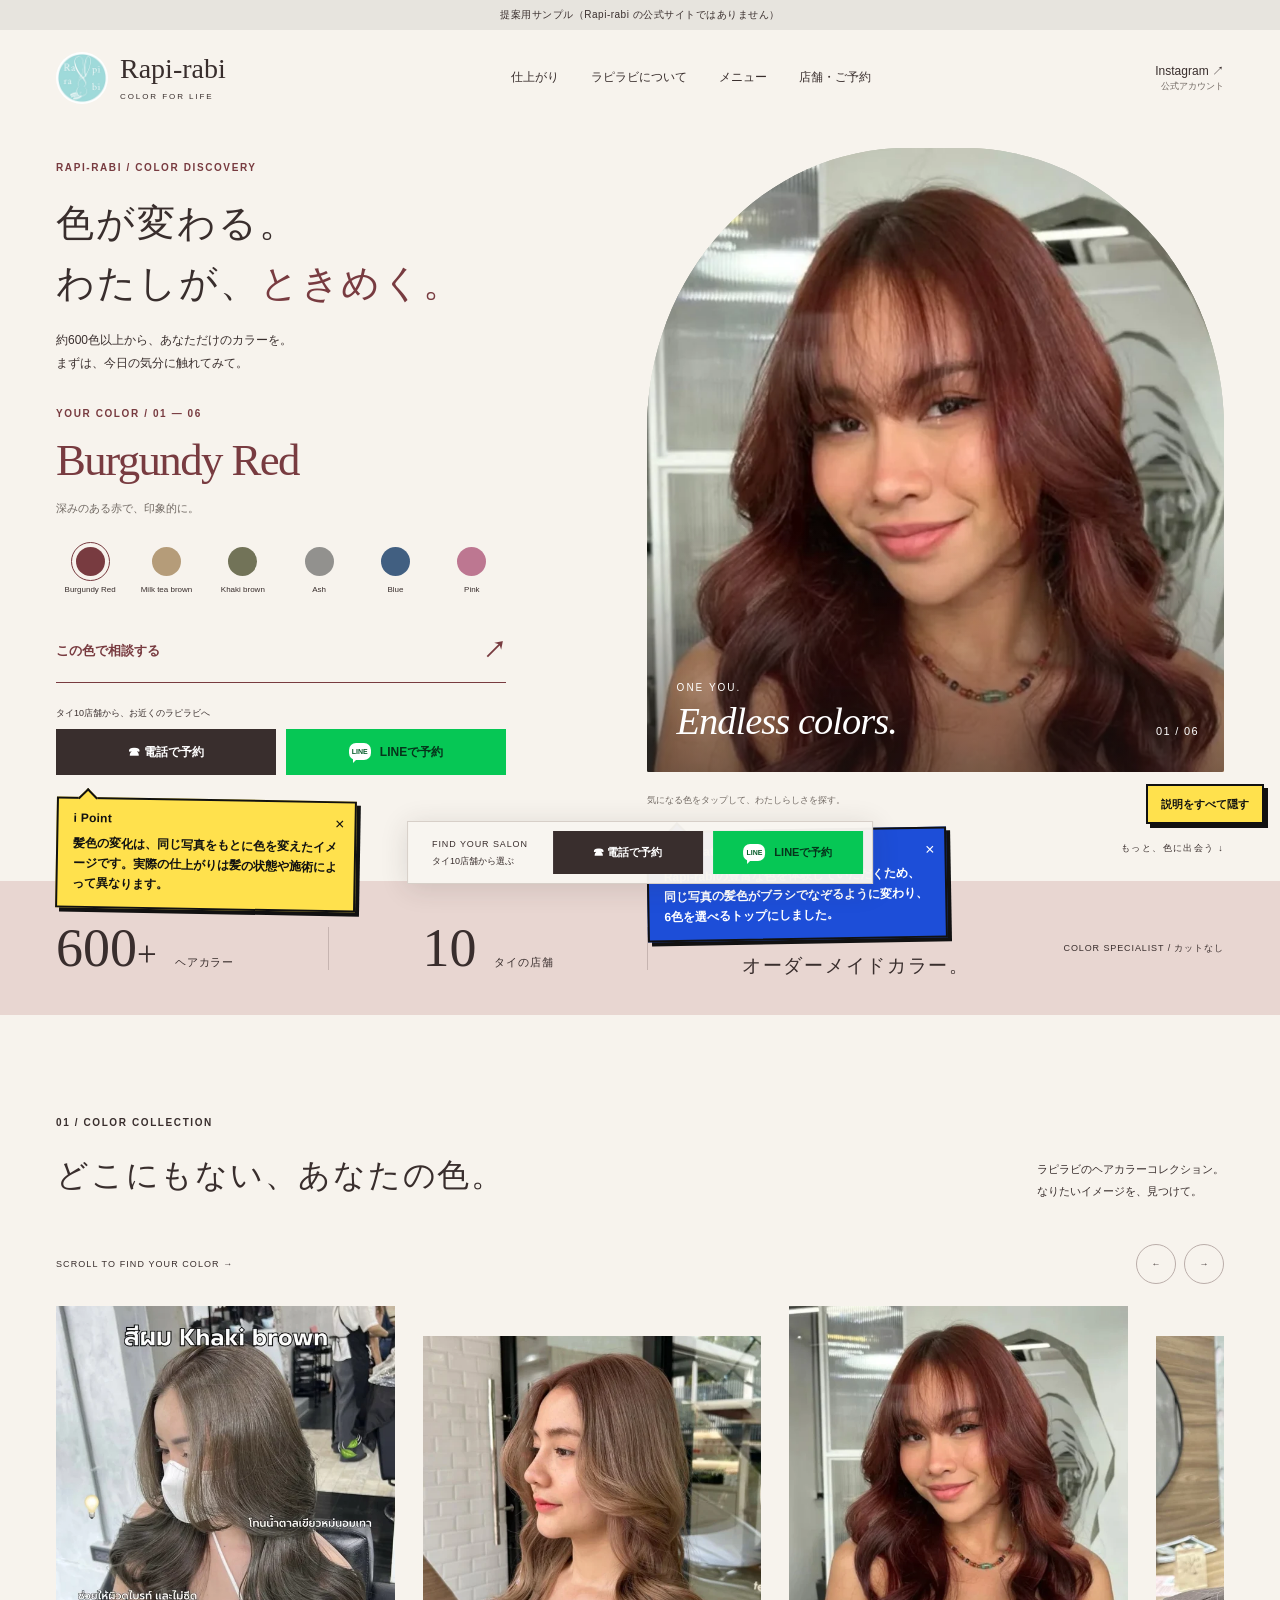
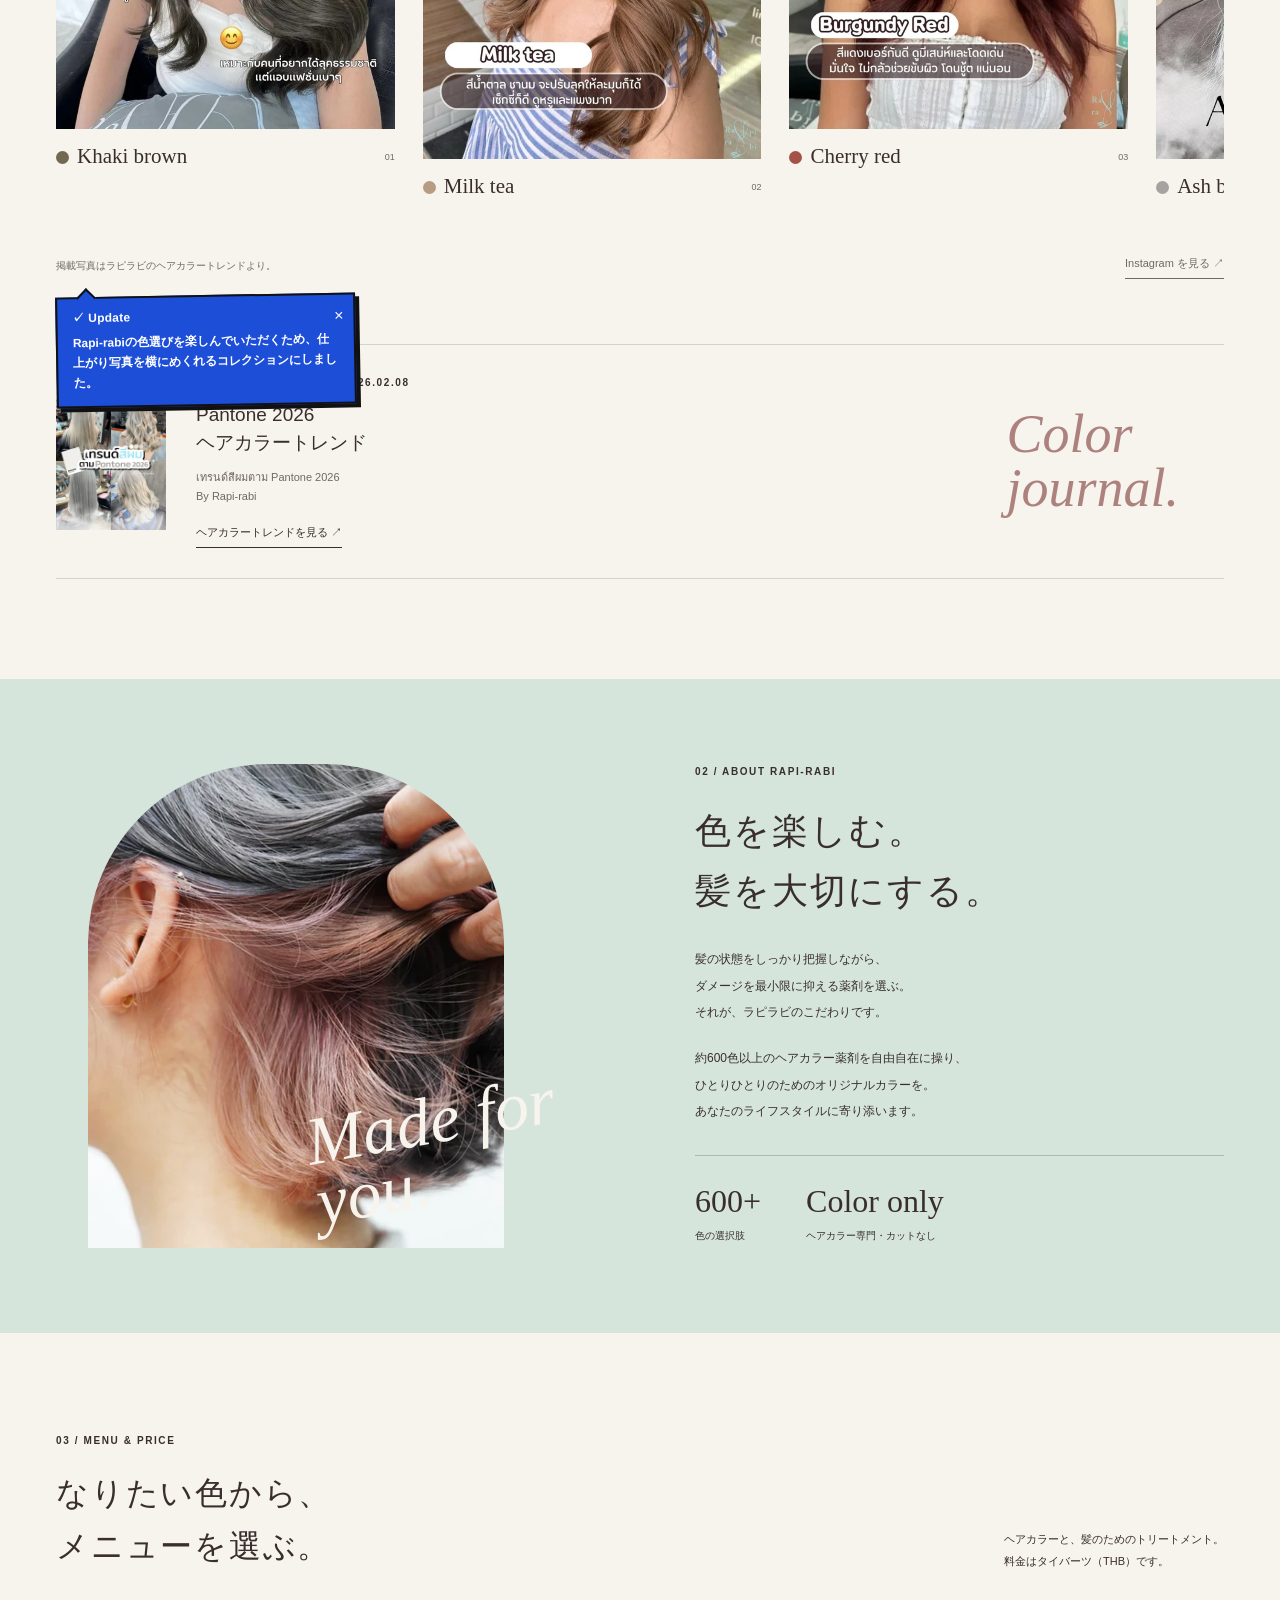
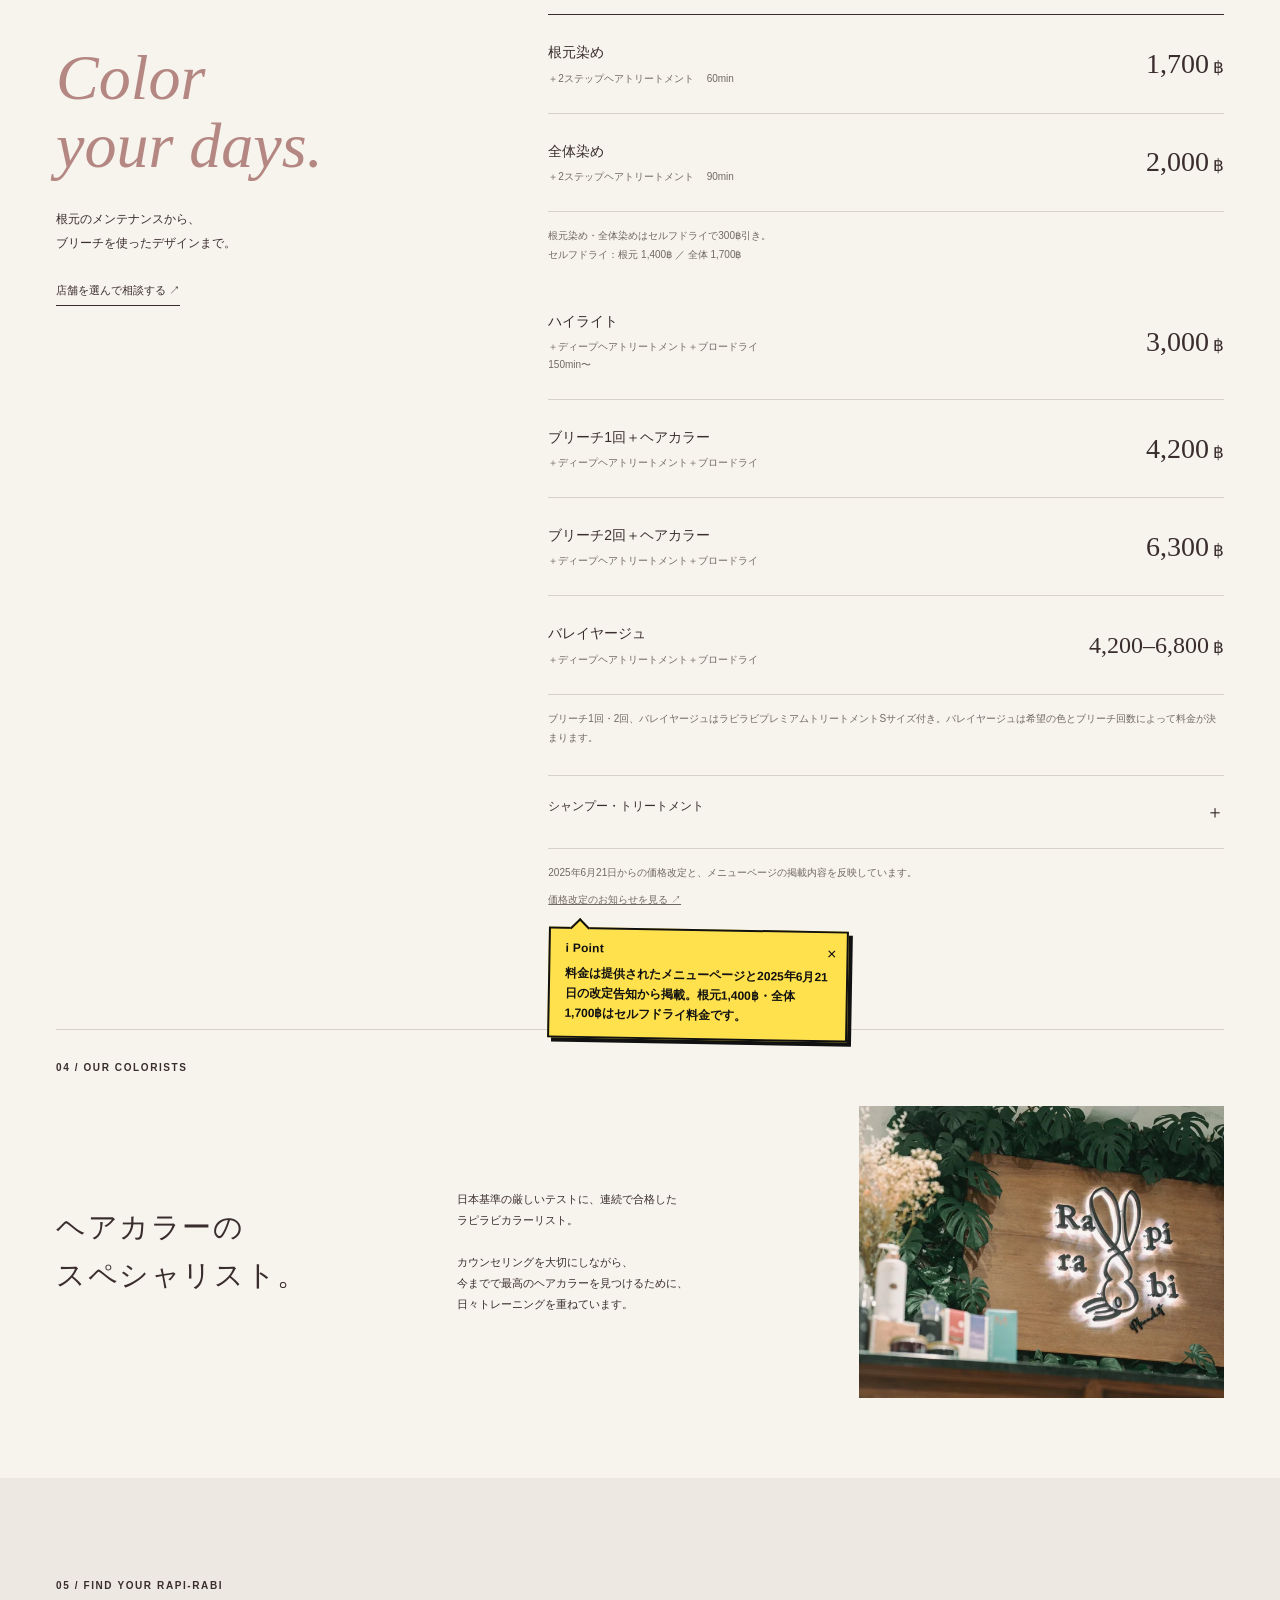
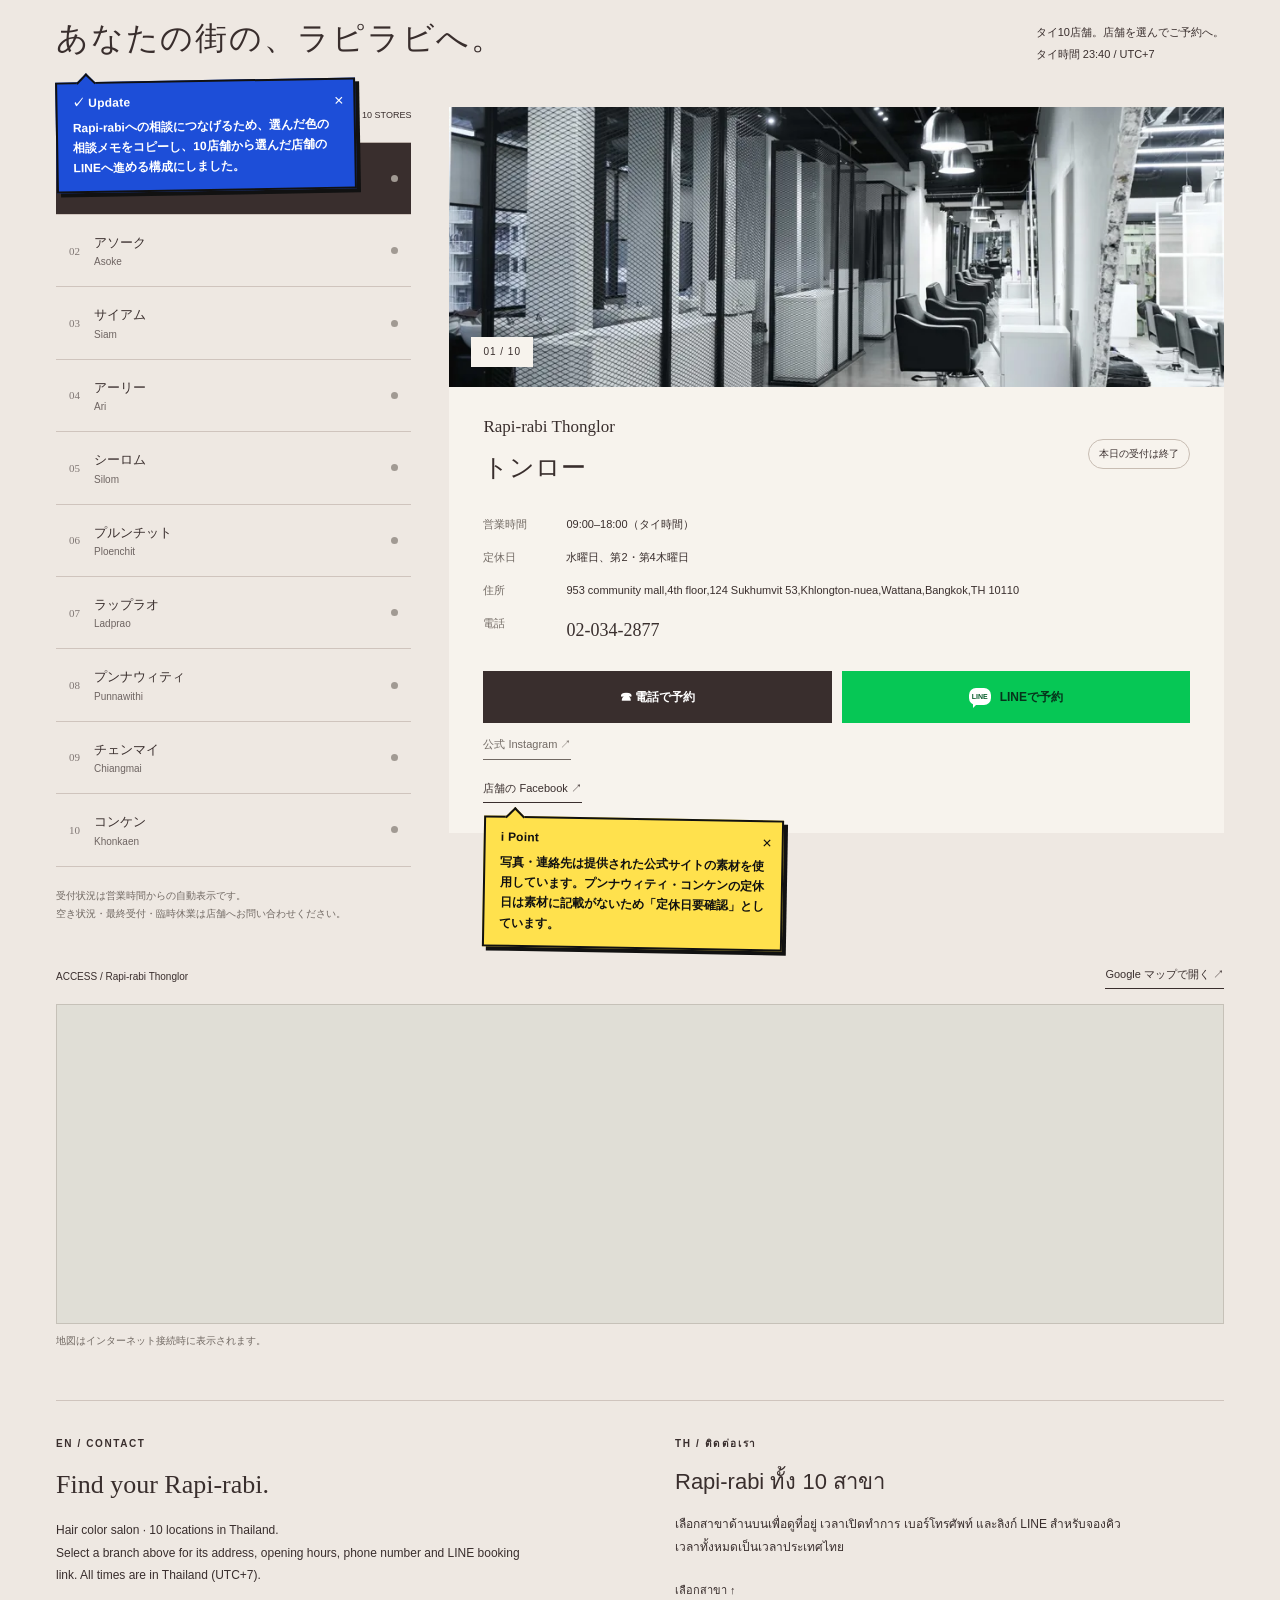
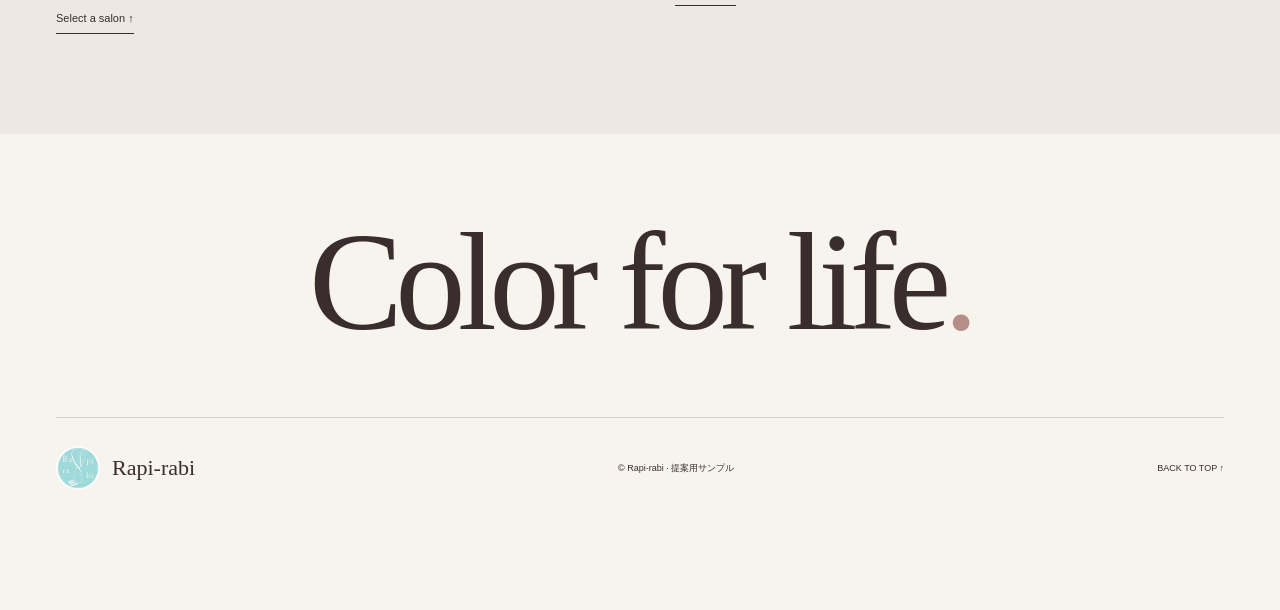
<file: proposals/E1-rapirabi-haircolor/index.html>
<!doctype html>
<html lang="ja">
<head>
<meta charset="utf-8">
<meta name="viewport" content="width=device-width, initial-scale=1">
<meta name="robots" content="noindex, nofollow">
<meta name="theme-color" content="#f8f5f0">
<meta name="description" content="毎日をとっておきの日に。タイ10店舗のヘアカラー専門サロン Rapi-rabi の提案用サンプル。カラー、料金、店舗情報をご覧いただけます。">
<title>Rapi-rabi — Color for life. | 提案用サンプル</title>
<link rel="icon" href="img/logo.webp">
<link rel="stylesheet" href="css/style.css">
<link rel="stylesheet" href="css/experience.css">
<script src="js/stores.js" defer></script>
<script src="js/app.js" defer></script>
<script src="js/experience.js" defer></script>
</head>
<body>
<a class="skip" href="#main">本文へスキップ</a>
<div class="sample-banner">提案用サンプル（Rapi-rabi の公式サイトではありません）</div>
<header class="header wrap">
<a href="#" class="brand" aria-label="Rapi-rabi トップ"><img src="img/logo.webp" alt="" width="52" height="52"><span>Rapi-rabi<small>COLOR FOR LIFE</small></span></a>
<nav aria-label="メインナビゲーション"><a href="#colors">仕上がり</a><a href="#about">ラピラビについて</a><a href="#menu">メニュー</a><a href="#stores">店舗・ご予約</a></nav>
<a class="instagram" href="https://www.instagram.com/rapirabicolor_official/" target="_blank" rel="noopener noreferrer" title="Rapi-rabi 公式 Instagram">Instagram ↗<small>公式アカウント</small></a>
</header>
<main id="main">
<section class="hero wrap" aria-labelledby="hero-title">
<div class="hero-copy">
<p class="eyebrow">RAPI-RABI / COLOR DISCOVERY</p>
<h1 id="hero-title">色が変わる。<br>わたしが、<em>ときめく。</em></h1>
<p class="hero-description">約600色以上から、あなただけのカラーを。<br>まずは、今日の気分に触れてみて。</p>
<div class="color-current"><span class="eyebrow">YOUR COLOR / <span id="color-number">01</span> — 06</span><p id="current-color">Burgundy Red</p><span id="color-mood">深みのある赤で、印象的に。</span></div>
<div class="palette" role="group" aria-label="髪色を選ぶ">
<button type="button" class="color-choice" data-color="0" aria-pressed="true" aria-controls="color-canvas current-color" style="--swatch:#783b40"><span class="color-dot" aria-hidden="true"></span><span>Burgundy Red</span></button>
<button type="button" class="color-choice" data-color="1" aria-pressed="false" aria-controls="color-canvas current-color" style="--swatch:#b59c79"><span class="color-dot" aria-hidden="true"></span><span>Milk tea brown</span></button>
<button type="button" class="color-choice" data-color="2" aria-pressed="false" aria-controls="color-canvas current-color" style="--swatch:#727358"><span class="color-dot" aria-hidden="true"></span><span>Khaki brown</span></button>
<button type="button" class="color-choice" data-color="3" aria-pressed="false" aria-controls="color-canvas current-color" style="--swatch:#92918e"><span class="color-dot" aria-hidden="true"></span><span>Ash</span></button>
<button type="button" class="color-choice" data-color="4" aria-pressed="false" aria-controls="color-canvas current-color" style="--swatch:#415f81"><span class="color-dot" aria-hidden="true"></span><span>Blue</span></button>
<button type="button" class="color-choice" data-color="5" aria-pressed="false" aria-controls="color-canvas current-color" style="--swatch:#bd7791"><span class="color-dot" aria-hidden="true"></span><span>Pink</span></button>
</div>
<a class="consult-button" id="color-consult" href="#stores">この色で相談する <span aria-hidden="true">↗</span></a>
<div class="hero-booking" id="booking-anchor"><p class="booking-label">タイ10店舗から、お近くのラピラビへ</p><div class="actions"><a class="button dark" href="#stores" data-booking="phone">☎ 電話で予約</a><a class="button line" href="#stores" data-booking="line"><span class="line-icon" aria-hidden="true">LINE</span> LINEで予約</a></div></div>
</div>
<figure class="color-visual" id="color-visual">
<div class="portrait"><img id="color-fallback" src="img/haircolor/burgundy.webp" alt="Burgundy Red の髪色イメージ" width="900" height="900" fetchpriority="high"><canvas id="color-canvas" role="img" aria-label="Burgundy Red の髪色イメージ" hidden></canvas><span class="portrait-label">ONE YOU.<br><em>Endless colors.</em></span><span class="portrait-index" aria-hidden="true">01 / 06</span></div>
<figcaption><span>気になる色をタップして、わたしらしさを探す。</span><button type="button" id="color-play" aria-pressed="false">Ⅱ 自動切替を停止</button></figcaption>
</figure>
<div class="hero-bottom"><span>JAPANESE HAIR COLOR SALON · THAILAND</span><a href="#colors">もっと、色に出会う ↓</a></div>
</section>
<div class="brand-strip" aria-label="ラピラビの特徴"><span><span data-count="600">600</span><span class="plus">+</span><small>ヘアカラー</small></span><i></i><span><span data-count="10">10</span><small>タイの店舗</small></span><i></i><span class="strip-message">あなたのための、<br>オーダーメイドカラー。</span><span class="strip-tag">COLOR SPECIALIST / カットなし</span></div>
<section class="section wrap colors" id="colors" aria-labelledby="colors-title">
<div class="section-heading"><div><p class="eyebrow">01 / COLOR COLLECTION</p><h2 id="colors-title">どこにもない、<br class="mobile-only">あなたの色。</h2></div><p>ラピラビのヘアカラーコレクション。<br>なりたいイメージを、見つけて。</p></div>
<div class="collection-nav"><span>SCROLL TO FIND YOUR COLOR →</span><div><button type="button" data-slide="-1" aria-label="前のカラーを見る">←</button><button type="button" data-slide="1" aria-label="次のカラーを見る">→</button></div></div>
<div class="color-grid" tabindex="0" aria-label="カラーコレクション。横にスクロールできます">
<figure><img src="img/khaki.webp" width="560" height="699" alt="カーキブラウンのロングヘアの施術例" loading="lazy"><figcaption><span class="swatch khaki"></span><h3>Khaki brown</h3><span>01</span></figcaption></figure>
<figure><img src="img/milk-tea.webp" width="560" height="700" alt="ミルクティーカラーの施術例" loading="lazy"><figcaption><span class="swatch milk"></span><h3>Milk tea</h3><span>02</span></figcaption></figure>
<figure><img src="img/cherry.webp" width="560" height="700" alt="チェリーレッドの施術例" loading="lazy"><figcaption><span class="swatch cherry"></span><h3>Cherry red</h3><span>03</span></figcaption></figure>
<figure><img src="img/ash.webp" width="560" height="700" alt="アッシュブロンドの施術例" loading="lazy"><figcaption><span class="swatch ash"></span><h3>Ash blonde</h3><span>04</span></figcaption></figure>
</div>
<div class="collection-foot"><p id="collection-source">掲載写真はラピラビのヘアカラートレンドより。</p><a class="text-link" href="https://www.instagram.com/rapirabicolor_official/" target="_blank" rel="noopener noreferrer">Instagram を見る ↗</a></div>
<article class="trend"><img src="img/trends.webp" alt="Pantone 2026 をテーマにしたヘアカラートレンド" width="480" height="600" loading="lazy"><div><p class="eyebrow">HAIR COLOR TRENDS / 2026.02.08</p><h3>Pantone 2026<br>ヘアカラートレンド</h3><p lang="th">เทรนด์สีผมตาม Pantone 2026<br>By Rapi-rabi</p><a class="text-link" href="https://rapirabicolor.com/ja/hair-color-trends/" target="_blank" rel="noopener noreferrer">ヘアカラートレンドを見る ↗</a></div><span class="trend-word" aria-hidden="true">Color<br>journal.</span></article>
</section>
<section class="about" id="about" aria-labelledby="about-title"><div class="wrap about-grid"><div class="about-visual"><img src="img/about.webp" alt="髪を分けて見せる、ラピラビのヘアカラーデザイン" width="600" height="698" loading="lazy"><span aria-hidden="true">Made for<br><em>you.</em></span></div><div class="about-copy"><p class="eyebrow">02 / ABOUT RAPI-RABI</p><h2 id="about-title">色を楽しむ。<br>髪を大切にする。</h2><p>髪の状態をしっかり把握しながら、<br>ダメージを最小限に抑える薬剤を選ぶ。<br>それが、ラピラビのこだわりです。</p><p>約600色以上のヘアカラー薬剤を自由自在に操り、<br>ひとりひとりのためのオリジナルカラーを。<br>あなたのライフスタイルに寄り添います。</p><div class="about-facts"><div><strong>600+</strong><span>色の選択肢</span></div><div><strong>Color only</strong><span>ヘアカラー専門・カットなし</span></div></div></div></div></section>
<section class="section wrap menu" id="menu" aria-labelledby="menu-title"><div class="section-heading"><div><p class="eyebrow">03 / MENU & PRICE</p><h2 id="menu-title">なりたい色から、<br>メニューを選ぶ。</h2></div><p>ヘアカラーと、髪のためのトリートメント。<br>料金はタイバーツ（THB）です。</p></div>
<div class="menu-layout"><div class="menu-intro"><span class="serif">Color<br>your days.</span><p>根元のメンテナンスから、<br>ブリーチを使ったデザインまで。</p><a class="text-link" href="#stores">店舗を選んで相談する ↗</a></div><div class="menu-list">
<div class="menu-row"><div><h3>根元染め</h3><p>＋2ステップヘアトリートメント <span>60min</span></p></div><strong>1,700<small>฿</small></strong></div>
<div class="menu-row"><div><h3>全体染め</h3><p>＋2ステップヘアトリートメント <span>90min</span></p></div><strong>2,000<small>฿</small></strong></div>
<p class="price-note">根元染め・全体染めはセルフドライで300฿引き。<br>セルフドライ：根元 1,400฿ ／ 全体 1,700฿</p>
<div class="menu-row"><div><h3>ハイライト</h3><p>＋ディープヘアトリートメント＋ブロードライ<br>150min〜</p></div><strong>3,000<small>฿</small></strong></div>
<div class="menu-row"><div><h3>ブリーチ1回＋ヘアカラー</h3><p>＋ディープヘアトリートメント＋ブロードライ</p></div><strong>4,200<small>฿</small></strong></div>
<div class="menu-row"><div><h3>ブリーチ2回＋ヘアカラー</h3><p>＋ディープヘアトリートメント＋ブロードライ</p></div><strong>6,300<small>฿</small></strong></div>
<div class="menu-row"><div><h3>バレイヤージュ</h3><p>＋ディープヘアトリートメント＋ブロードライ</p></div><strong class="range-price">4,200–6,800<small>฿</small></strong></div>
<p class="price-note">ブリーチ1回・2回、バレイヤージュはラピラビプレミアムトリートメントSサイズ付き。バレイヤージュは希望の色とブリーチ回数によって料金が決まります。</p>
<details><summary>シャンプー・トリートメント <span>＋</span></summary><div class="other-row"><span>シャンプー＋ディープヘアトリートメント＋ブロードライ</span><b>1,000฿</b></div><div class="other-row"><span>シャンプー＋ブロードライ</span><b>400฿</b></div><div class="other-row"><span>シャンプー＋ディープヘアトリートメント（セルフドライ）</span><b>700฿</b></div></details>
<p class="price-note" id="price-source">2025年6月21日からの価格改定と、メニューページの掲載内容を反映しています。<a href="img/prices.webp" target="_blank">価格改定のお知らせを見る ↗</a></p>
</div></div></section>
<section class="colorists wrap" id="colorists"><p class="eyebrow">04 / OUR COLORISTS</p><div><h2>ヘアカラーの<br>スペシャリスト。</h2><p>日本基準の厳しいテストに、連続で合格した<br>ラピラビカラーリスト。<br><br>カウンセリングを大切にしながら、<br>今までで最高のヘアカラーを見つけるために、<br>日々トレーニングを重ねています。</p><img src="img/salon-detail.webp" width="900" height="506" alt="Rapi-rabi のロゴが飾られたプルンチット店の受付" loading="lazy"></div></section>
<section class="section stores" id="stores" aria-labelledby="stores-title"><div class="wrap"><div class="section-heading"><div><p class="eyebrow">05 / FIND YOUR RAPI-RABI</p><h2 id="stores-title" tabindex="-1">あなたの街の、ラピラビへ。</h2></div><p>タイ10店舗。店舗を選んでご予約へ。<br><span id="thai-clock">営業時間はタイ時間（UTC+7）</span></p></div>
<div class="consult-summary" id="consult-summary" hidden><div><span class="eyebrow">YOUR COLOR CHOICE</span><p><strong id="consult-color">Burgundy Red</strong> で相談する</p><small>店舗を選び、相談メモをコピーしてLINEでお送りいただけます。</small></div><button type="button" id="copy-color">相談メモをコピー ↗</button><p id="copy-status" role="status"></p><textarea id="consult-message" aria-label="LINEに送る相談メモ" rows="3" readonly hidden></textarea></div>
<div class="store-layout"><div class="store-picker"><p class="picker-label">店舗を選ぶ <span>10 STORES</span></p><div id="store-buttons" aria-label="店舗一覧"></div><p class="store-help">受付状況は営業時間からの自動表示です。<br>空き状況・最終受付・臨時休業は店舗へお問い合わせください。</p></div>
<article class="store-detail" id="store-detail"><div class="store-photo"><img id="store-image" src="img/store-thonglor.webp" alt="トンロー店の店内" width="900" height="600" loading="lazy"><span class="store-number" id="store-number">01 / 10</span></div><div class="store-info"><div class="store-name"><div><p id="store-en">Rapi-rabi Thonglor</p><h3 id="store-name">トンロー</h3></div><span id="store-status" class="status" aria-live="polite">営業時間を確認中</span></div><dl><dt>営業時間</dt><dd id="store-hours">09:00–18:00（タイ時間）</dd><dt>定休日</dt><dd id="store-closed">水曜日、第2・第4木曜日</dd><dt>住所</dt><dd id="store-address">953 community mall,4th floor,124 Sukhumvit 53,Khlongton-nuea,Wattana,Bangkok,TH 10110</dd><dt>電話</dt><dd><a id="store-phone" href="tel:+6620342877">02-034-2877</a></dd></dl><div class="actions store-actions"><a class="button dark" id="store-call" href="tel:+6620342877">☎ 電話で予約</a><a class="button line" id="store-line" href="https://lin.ee/3SZMFL3" target="_blank" rel="noopener noreferrer" aria-label="トンロー店のLINEで予約"><span class="line-icon" aria-hidden="true">LINE</span> LINEで予約</a></div><p class="contact-note"><a class="text-link" href="https://www.instagram.com/rapirabicolor_official/" target="_blank" rel="noopener noreferrer">公式 Instagram ↗</a></p><a class="text-link" id="store-facebook" href="https://www.facebook.com/rapirabi.thonglor" target="_blank" rel="noopener noreferrer">店舗の Facebook ↗</a></div></article></div>
<div class="map-heading"><p id="map-caption">ACCESS / Rapi-rabi Thonglor</p><a class="text-link" id="map-link" href="https://www.google.com/maps?q=13.731595,100.578427" target="_blank" rel="noopener noreferrer">Google マップで開く ↗</a></div>
<div class="map-wrap"><iframe id="store-map" title="Rapi-rabi Thonglor の Google マップ" src="https://www.google.com/maps?q=13.731595,100.578427&amp;z=17&amp;output=embed" loading="lazy" referrerpolicy="no-referrer-when-downgrade" allowfullscreen></iframe></div><p class="map-note">地図はインターネット接続時に表示されます。</p>
<noscript><p>店舗の切り替えと受付状況の表示には JavaScript が必要です。</p></noscript>
<div class="international"><div lang="en"><p class="eyebrow">EN / CONTACT</p><h3>Find your Rapi-rabi.</h3><p>Hair color salon · 10 locations in Thailand.<br>Select a branch above for its address, opening hours, phone number and LINE booking link. All times are in Thailand (UTC+7).</p><a class="text-link" href="#store-buttons">Select a salon ↑</a></div><div lang="th"><p class="eyebrow">TH / ติดต่อเรา</p><h3>Rapi-rabi ทั้ง 10 สาขา</h3><p>เลือกสาขาด้านบนเพื่อดูที่อยู่ เวลาเปิดทำการ เบอร์โทรศัพท์ และลิงก์ LINE สำหรับจองคิว เวลาทั้งหมดเป็นเวลาประเทศไทย</p><a class="text-link" href="#store-buttons">เลือกสาขา ↑</a></div></div>
</div></section>
</main>
<footer class="wrap footer"><div class="footer-word">Color for life<span>.</span></div><div class="footer-bottom"><a href="#" class="brand"><img src="img/logo.webp" alt="" width="44" height="44"><span>Rapi-rabi</span></a><span>© Rapi-rabi · 提案用サンプル</span><a href="#main">BACK TO TOP ↑</a></div></footer>
<div class="booking-dock" aria-label="予約へのショートカット"><span>FIND YOUR SALON<small>タイ10店舗から選ぶ</small></span><a class="button dark" href="#stores" data-booking="phone">☎ 電話で予約</a><a class="button line" href="#stores" data-booking="line"><span class="line-icon" aria-hidden="true">LINE</span> LINEで予約</a></div>
<script type="application/ld+json" id="salon-schema">{"@context": "https://schema.org", "@graph": [{"@type": "HairSalon", "@id": "#store-thonglor", "name": "Rapi-rabi Thonglor", "telephone": "+6620342877", "address": "953 community mall,4th floor,124 Sukhumvit 53,Khlongton-nuea,Wattana,Bangkok,TH 10110", "description": "ヘアカラー専門（カットなし）。営業時間 09:00–18:00。定休日：水曜日、第2・第4木曜日。", "sameAs": ["https://www.facebook.com/rapirabi.thonglor", "https://lin.ee/3SZMFL3", "https://www.instagram.com/rapirabicolor_official/"], "geo": {"@type": "GeoCoordinates", "latitude": 13.731595, "longitude": 100.578427}}, {"@type": "HairSalon", "@id": "#store-asoke", "name": "Rapi-rabi Asoke", "telephone": "+6620068080", "address": "235/10 Green Connect Sukhumvit 31(Soi Sawasdee), Khlong Toey Nuea, Wattana, Bangkok, TH 10110", "description": "ヘアカラー専門（カットなし）。営業時間 10:00–19:00。定休日：水曜日、第2・第4木曜日。", "sameAs": ["https://www.facebook.com/rapirabi.color31", "https://lin.ee/jR5P8Oo", "https://www.instagram.com/rapirabicolor_official/"], "geo": {"@type": "GeoCoordinates", "latitude": 13.742556, "longitude": 100.567656}}, {"@type": "HairSalon", "@id": "#store-siam", "name": "Rapi-rabi Siam", "telephone": "+6620465540", "address": "3rd floor,240/1 Siam Square Soi 2*ขึ้นบันไดฝั่งลิโด้ ,Pathum Wan, Bangkok 10330", "description": "ヘアカラー専門（カットなし）。営業時間 11:00–20:00。定休日：水曜日、第2・第4木曜日。", "sameAs": ["https://www.facebook.com/rapirabi.siam", "https://lin.ee/9sjfXY3", "https://www.instagram.com/rapirabicolor_official/"], "geo": {"@type": "GeoCoordinates", "latitude": 13.745026, "longitude": 100.532143}}, {"@type": "HairSalon", "@id": "#store-ari", "name": "Rapi-rabi Ari", "telephone": "+6620005077", "address": "3rd floor 5/4 Phahon Yothin 5, Samsen Nai, Phaya Thai, Bangkok, Thailand 10400", "description": "ヘアカラー専門（カットなし）。営業時間 10:00–19:00。定休日：水曜日、第2・第4木曜日。", "sameAs": ["https://www.facebook.com/rapirabi.ari", "https://lin.ee/YPVABBi", "https://www.instagram.com/rapirabicolor_official/"], "geo": {"@type": "GeoCoordinates", "latitude": 13.780887, "longitude": 100.544625}}, {"@type": "HairSalon", "@id": "#store-silom", "name": "Rapi-rabi Silom", "telephone": "+6620753388", "address": "35 Soi Phipat 2 Silom, Bangrak, Bangkok, Thailand 10500", "description": "ヘアカラー専門（カットなし）。営業時間 10:00–19:00。定休日：水曜日、第2・第4木曜日。", "sameAs": ["https://www.facebook.com/rapirabisilom/", "https://lin.ee/e8FR1KKB", "https://www.instagram.com/rapirabicolor_official/"], "geo": {"@type": "GeoCoordinates", "latitude": 13.7249, "longitude": 100.532513}}, {"@type": "HairSalon", "@id": "#store-ploenchit", "name": "Rapi-rabi Ploenchit", "telephone": "+6620402199", "address": "Mahatun Plaza Building, 2nd floor 888/36-39 Lumphini, Pathum Wan, Bangkok 10330", "description": "ヘアカラー専門（カットなし）。営業時間 11:00–20:00。定休日：水曜日、第2・第4木曜日。", "sameAs": ["https://www.facebook.com/rapirabi.ploenchit", "https://lin.ee/JyG0VFN", "https://www.instagram.com/rapirabicolor_official/"], "geo": {"@type": "GeoCoordinates", "latitude": 13.741675, "longitude": 100.549019}}, {"@type": "HairSalon", "@id": "#store-ladprao", "name": "Rapi-rabi Ladprao", "telephone": "+6620705505", "address": "243/199 2nd floor soi ladprao 1,ladprao road,jompon,jatujak,bkk 10900", "description": "ヘアカラー専門（カットなし）。営業時間 10:00–19:00。定休日：水曜日、第2・第4木曜日。", "sameAs": ["https://www.facebook.com/rapirabi.ladprao", "https://lin.ee/lIP7qka", "https://www.instagram.com/rapirabicolor_official/"], "geo": {"@type": "GeoCoordinates", "latitude": 13.813121, "longitude": 100.562752}}, {"@type": "HairSalon", "@id": "#store-punnawithi", "name": "Rapi-rabi Punnawithi", "telephone": "+6620058055", "address": "Rapi-rabi punnawithi,5th floor,2292 Sukhumvit Rd, Phra Khanong Tai, Phra Khanong, Bangkok 10260", "description": "ヘアカラー専門（カットなし）。営業時間 11:00–20:00。定休日は素材に記載なし。", "sameAs": ["https://www.facebook.com/rapirabi.punnawithi", "https://lin.ee/DgyvLhV", "https://www.instagram.com/rapirabicolor_official/"], "geo": {"@type": "GeoCoordinates", "latitude": 13.688434, "longitude": 100.609185}}, {"@type": "HairSalon", "@id": "#store-chiangmai", "name": "Rapi-rabi Chiangmai", "telephone": "+6652082901", "address": "1/1-1/5 One Nimman #B201,Suthep,Mueang Chiangmai,Chiangmai,50200", "description": "ヘアカラー専門（カットなし）。営業時間 11:00–20:00。定休日：水曜日、第2・第4木曜日。", "sameAs": ["https://www.facebook.com/rapirabi.chiangmai", "https://lin.ee/R91jKeY", "https://www.instagram.com/rapirabicolor_official/"], "geo": {"@type": "GeoCoordinates", "latitude": 18.800401, "longitude": 98.967881}}, {"@type": "HairSalon", "@id": "#store-khonkaen", "name": "Rapi-rabi Khonkaen", "telephone": "+6643004699", "address": "Rapirabi khonkaen,97/1 Ruen Rom Rd, Nai Mueang, Mueang Khon Kaen District, Khon Kaen 40000", "description": "ヘアカラー専門（カットなし）。営業時間 11:00–20:00。定休日は素材に記載なし。", "sameAs": ["https://www.facebook.com/rapirabi.khonkaen", "https://lin.ee/XjVS2tw", "https://www.instagram.com/rapirabicolor_official/"], "geo": {"@type": "GeoCoordinates", "latitude": 16.425426, "longitude": 102.832042}}]}</script>
<script src="js/notes.js" defer></script>
</body>
</html>
</file>
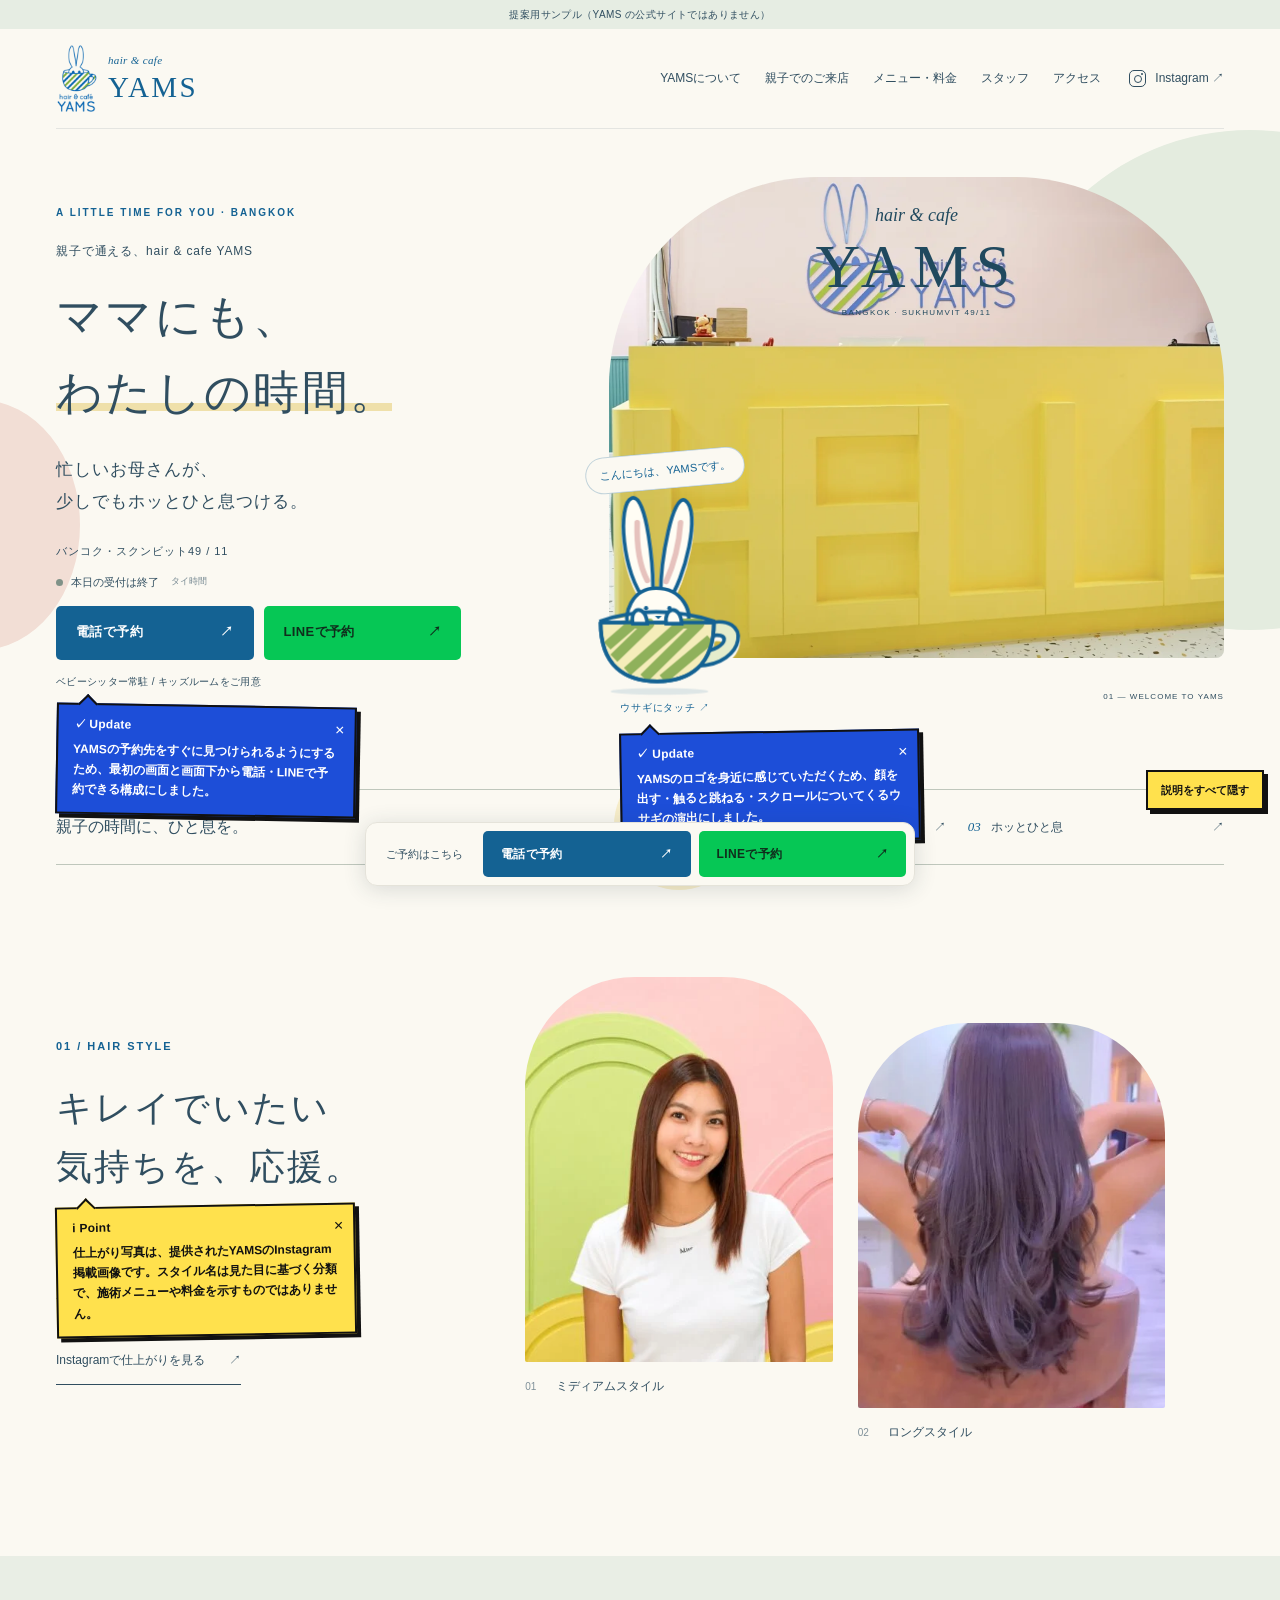
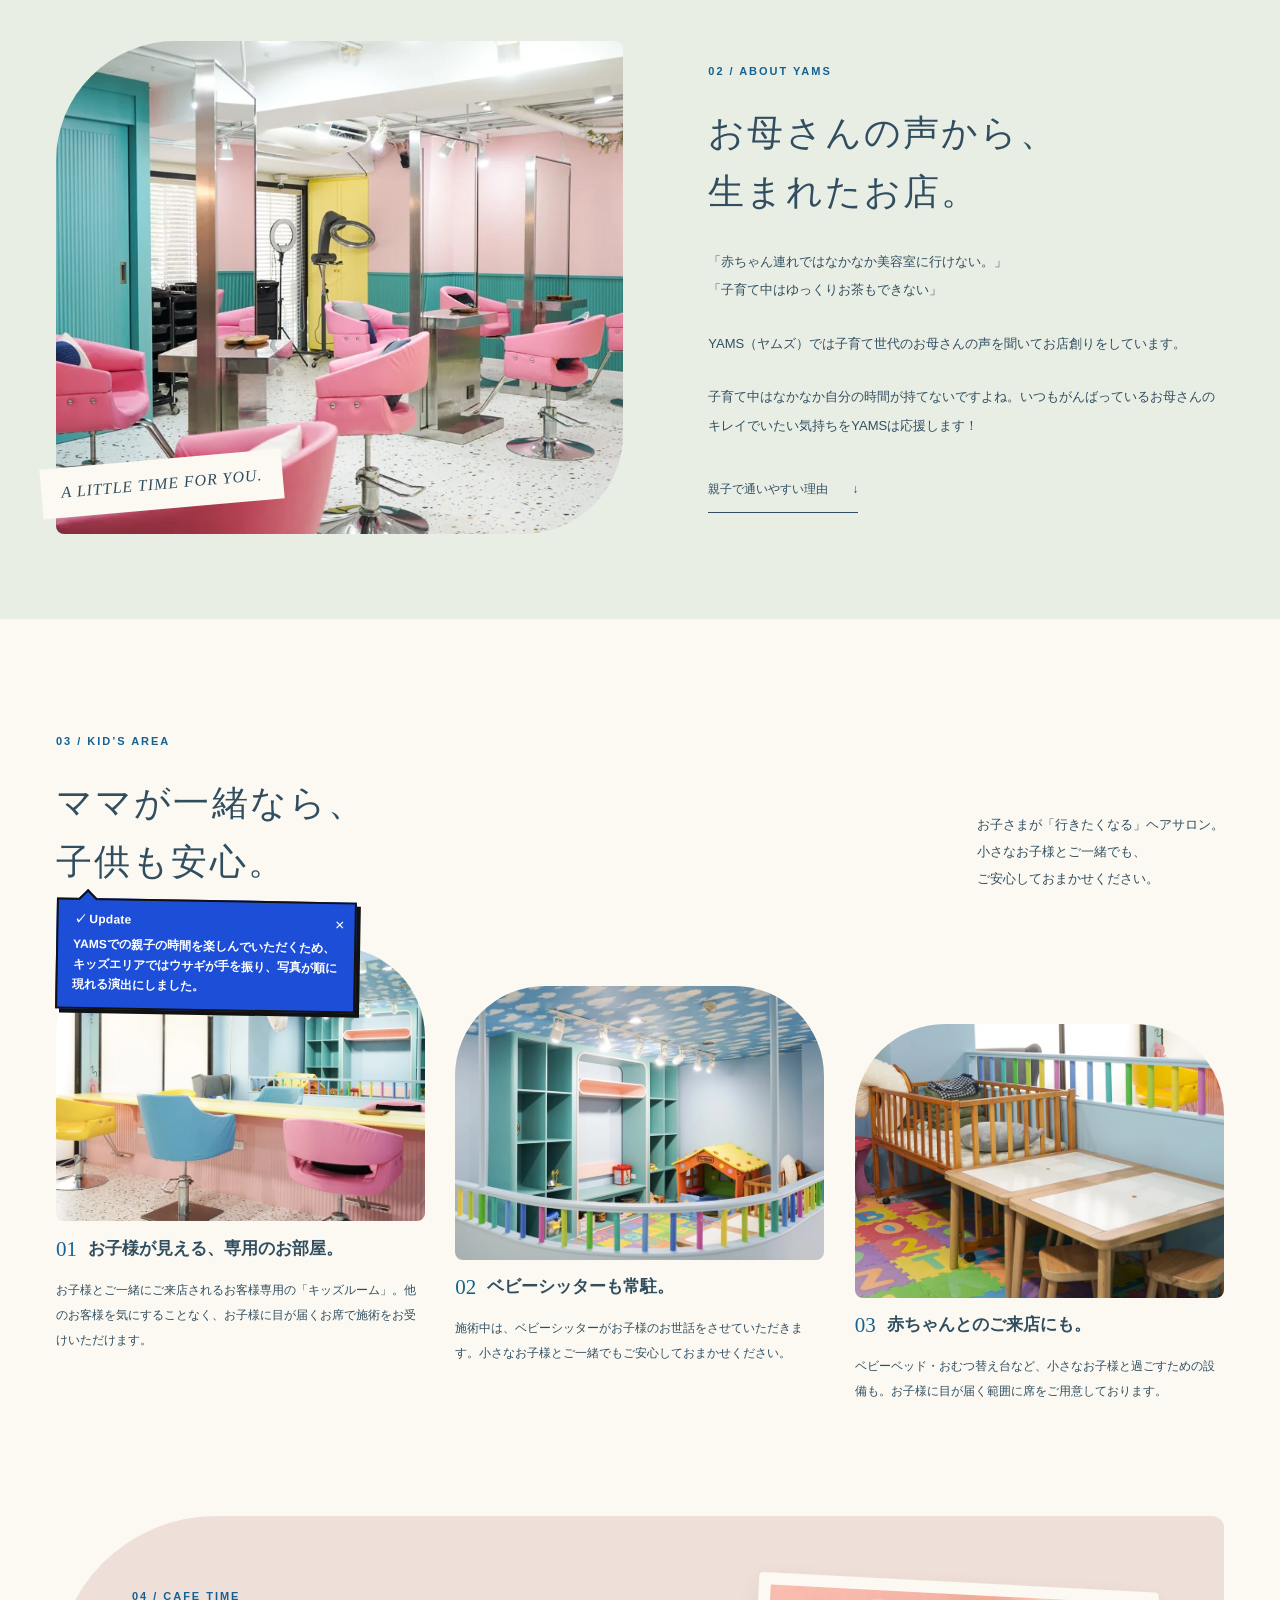
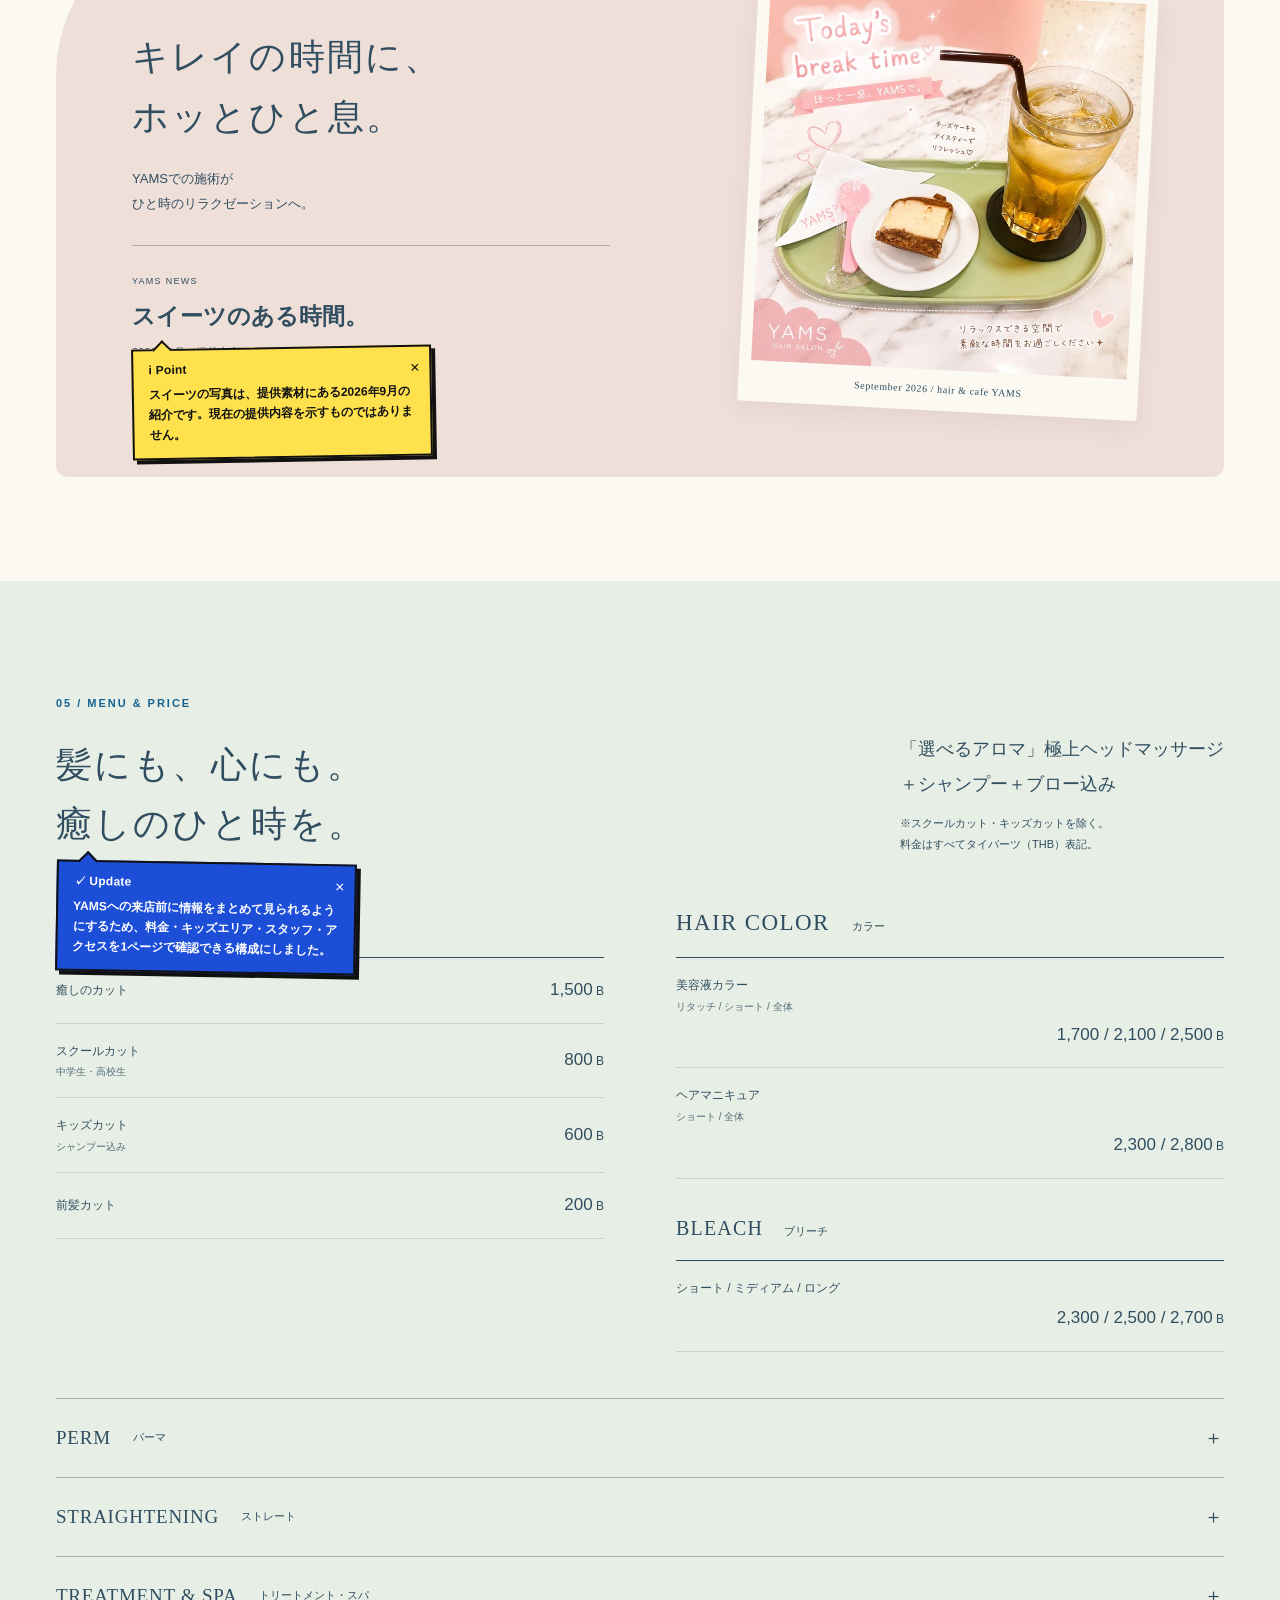
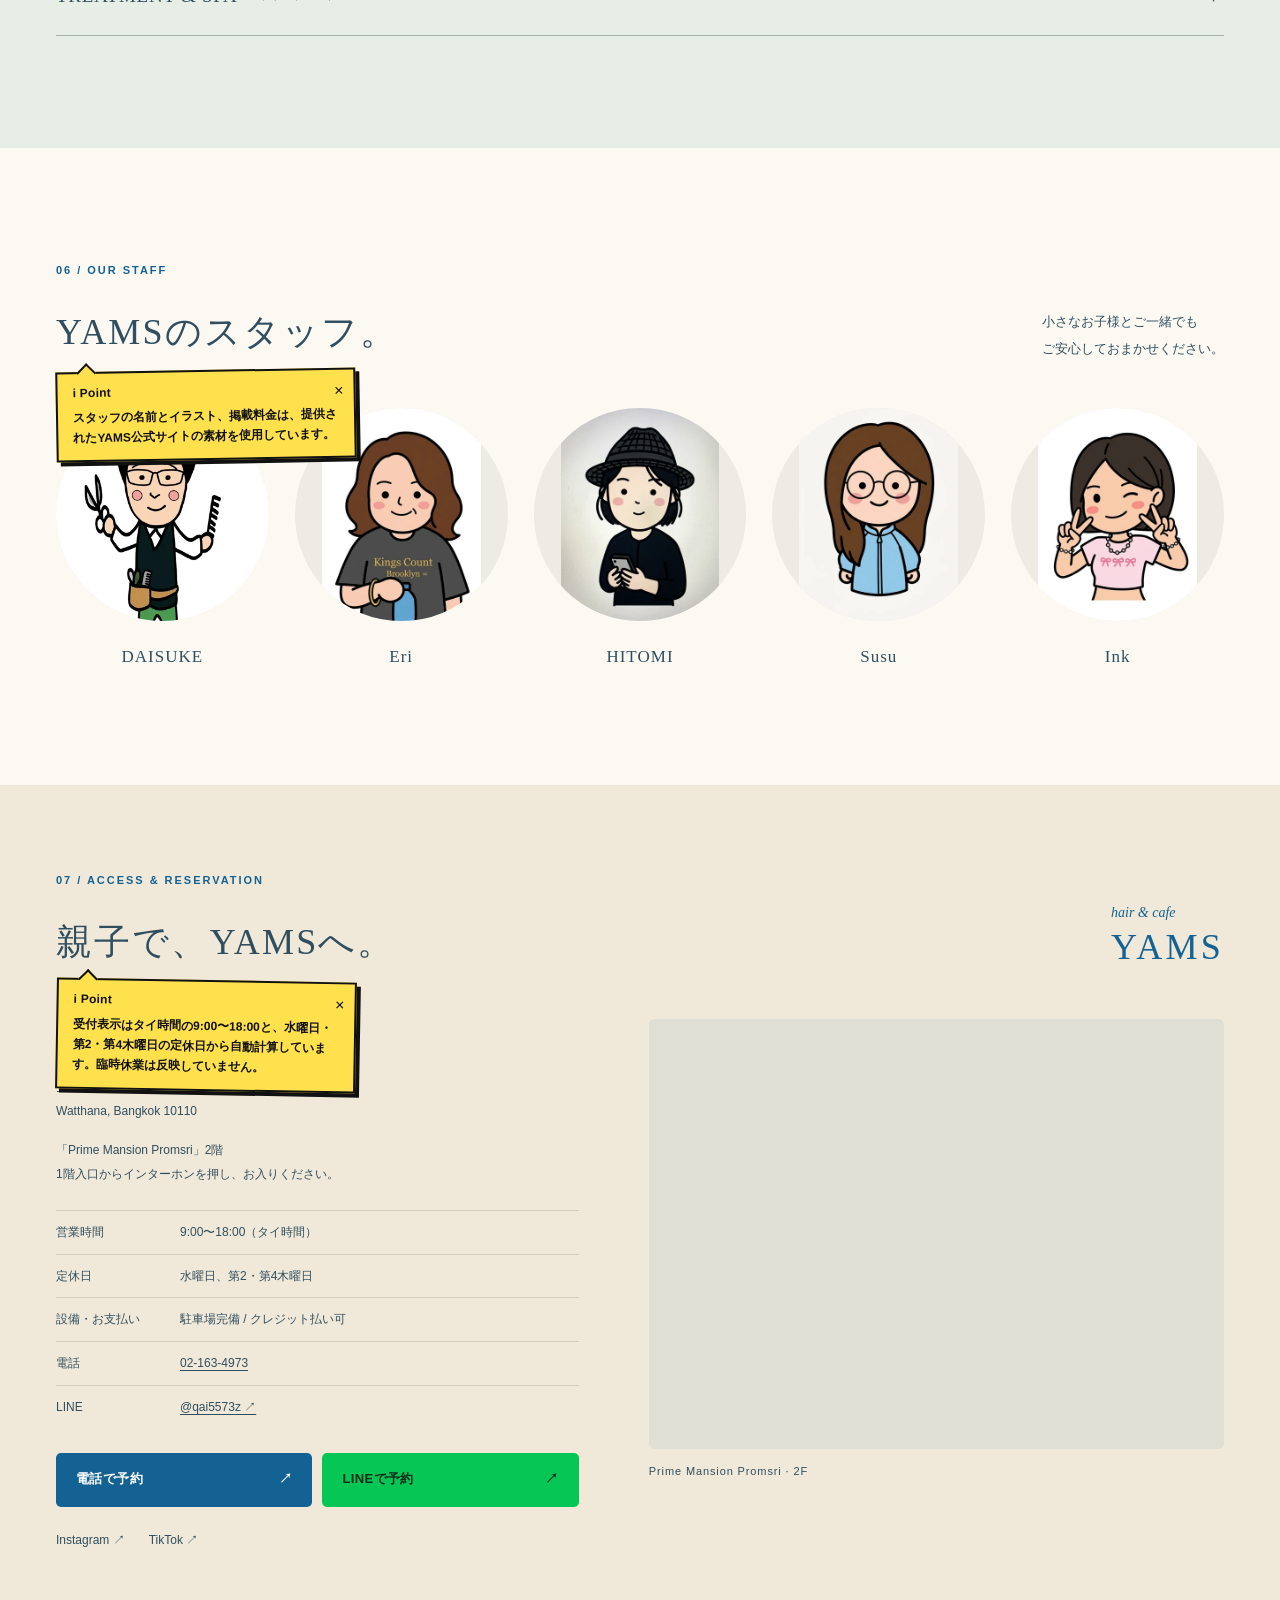
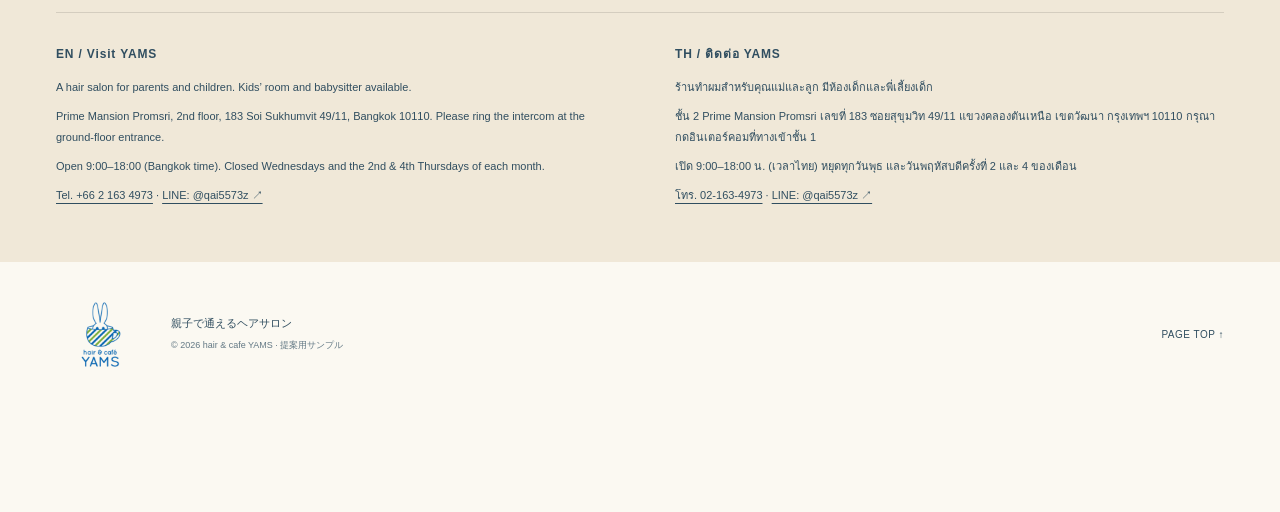
<file: proposals/E2-yams-rabbit/index.html>
<!doctype html>
<html lang="ja">
<head>
  <meta charset="utf-8">
  <meta name="viewport" content="width=device-width, initial-scale=1">
  <meta name="robots" content="noindex, nofollow">
  <meta name="description" content="バンコクの親子で通えるヘアサロン YAMS。キッズルーム、ベビーシッター、ヘアメニューと料金をご紹介する提案用サンプルです。">
  <meta name="theme-color" content="#faf8f1">
  <title>hair & cafe YAMS｜親子で通えるヘアサロン・バンコク</title>
  <link rel="stylesheet" href="css/style.css">
  <link rel="stylesheet" href="css/rabbit.css">
  <script src="js/main.js" defer></script>
  <script src="js/rabbit.js" defer></script>
  <script type="application/ld+json">
  {"@context":"https://schema.org","@type":"HairSalon","name":"hair & cafe YAMS","url":"https://yamshair.com/","telephone":"+66-2-163-4973","address":{"@type":"PostalAddress","streetAddress":"183 Soi Sukhumvit 49/11","addressLocality":"Khlong Tan Nuea, Watthana","addressRegion":"Bangkok","postalCode":"10110","addressCountry":"TH"},"openingHoursSpecification":[{"@type":"OpeningHoursSpecification","dayOfWeek":["Monday","Tuesday","Thursday","Friday","Saturday","Sunday"],"opens":"09:00","closes":"18:00"}],"description":"親子で通えるヘアサロン。水曜日と第2・第4木曜日は定休日。営業時間はタイ時間。","sameAs":["https://www.instagram.com/yamshair/","https://www.tiktok.com/@yamshair"]}
  </script>
</head>
<body>
  <div class="pastel-scene" aria-hidden="true"><span></span><span></span><span></span></div>
  <a class="skip-link" href="#main">本文へスキップ</a>
  <div class="sample-banner">提案用サンプル（YAMS の公式サイトではありません）</div>
  <header class="header wrap">
    <a class="brand" href="#top" aria-label="YAMS ページの先頭へ"><img src="img/logo.webp" alt="" width="120" height="190"><span class="wordmark"><small>hair & cafe</small>YAMS</span></a>
    <nav class="desktop-nav" aria-label="メインナビゲーション">
      <a href="#concept">YAMSについて</a><a href="#kids">親子でのご来店</a><a href="#menu">メニュー・料金</a><a href="#staff">スタッフ</a><a href="#access">アクセス</a>
    </nav>
    <a class="instagram header-social" href="https://www.instagram.com/yamshair/" target="_blank" rel="noopener noreferrer"><span class="ig-icon" aria-hidden="true"></span><span>Instagram ↗</span></a>
    <button class="nav-toggle" type="button" aria-expanded="false" aria-controls="mobile-nav">メニュー <span aria-hidden="true">＋</span></button>
    <nav id="mobile-nav" class="mobile-nav" aria-label="モバイルナビゲーション" hidden>
      <a href="#styles">仕上がり</a><a href="#concept">YAMSについて</a><a href="#kids">親子でのご来店</a><a href="#menu">メニュー・料金</a><a href="#staff">スタッフ</a><a href="#access">アクセス</a>
    </nav>
  </header>
  <main id="main">
    <section id="top" class="hero wrap">
      <div class="hero-copy">
        <p class="eyebrow">A LITTLE TIME FOR YOU · BANGKOK</p>
        <p class="hero-kicker">親子で通える、hair & cafe YAMS</p>
        <h1>ママにも、<br><span>わたしの時間。</span></h1>
        <p class="hero-lead">忙しいお母さんが、<br>少しでもホッとひと息つける。</p>
        <p class="hero-location">バンコク・スクンビット49 / 11</p>
        <div class="status" aria-live="polite"><span class="status-dot" aria-hidden="true"></span><span data-status>9:00–18:00（タイ時間）</span><small>タイ時間</small></div>
        <div class="booking hero-booking" id="hero-booking">
          <a class="button phone" href="tel:+6621634973"><span>電話で予約</span><span aria-hidden="true">↗</span></a>
          <a class="button line" href="https://line.me/R/ti/p/%40qai5573z" target="_blank" rel="noopener noreferrer"><span>LINEで予約</span><span aria-hidden="true">↗</span></a>
        </div>
        <p class="hero-small">ベビーシッター常駐 / キッズルームをご用意</p>
      </div>
      <div class="hero-visual">
        <img src="img/hero.webp" alt="黄色いカウンターとピンク、ミント色の店内。hair & cafe YAMSの受付" width="1400" height="764" fetchpriority="high">
        <div class="hero-photo-label"><span>hair & cafe</span><strong>YAMS</strong><span>BANGKOK · SUKHUMVIT 49/11</span></div>
        <div class="rabbit-welcome" id="rabbit-welcome">
          <p class="rabbit-greeting">こんにちは、YAMSです。</p>
          <button class="rabbit-button hero-rabbit" type="button" aria-label="YAMSのウサギを跳ねさせる">
            <svg class="rabbit-art" viewBox="0 0 180 190" aria-hidden="true" focusable="false">
              <g class="steam" fill="none" stroke="currentColor" stroke-width="2" stroke-linecap="round"><path d="M24 100c-12-13 12-18 0-31"/><path d="M149 92c-12-13 12-18 0-31"/><path d="M133 77c-9-11 9-16 0-26"/></g>
              <g class="rabbit-lift" fill="#fffdf4" stroke="currentColor" stroke-width="3.3" stroke-linecap="round" stroke-linejoin="round">
                <g class="ear ear-left"><path d="M73 103C51 78 47 15 60 10c14-5 20 65 19 88"/><path class="inner-ear" d="M65 32q-1 33 9 52"/></g>
                <g class="ear ear-right"><path d="M86 98c0-34 11-92 22-86 15 9 0 72-16 92"/><path class="inner-ear" d="M104 32q-2 29-13 53"/></g>
                <path d="M58 130c-7-17 3-39 24-39 22 0 36 20 26 40Z"/>
                <g class="rabbit-face" fill="currentColor" stroke="none"><circle cx="73" cy="109" r="1.9"/><circle cx="94" cy="109" r="1.9"/><path d="m81 116 3 3 3-3Z"/></g>
              </g>
              <g class="cup" stroke="currentColor" stroke-width="3.3" stroke-linejoin="round">
                <path d="M127 123c43-11 36 38-8 38l4-13c25-2 27-20 5-13Z" fill="#e5edcc"/>
                <path d="M32 122h102c0 39-22 53-51 53s-51-14-51-53Z" fill="#f5edba"/>
                <path d="m38 143 23-20h15l-32 31m12 12 49-43h16l-50 49m17 1 43-36" fill="none" stroke="#8fb15b" stroke-width="9"/>
                <path d="M32 122h102c0 39-22 53-51 53s-51-14-51-53Z" fill="none"/>
                <path d="M31 121q50-17 104 0" fill="none"/>
              </g>
              <g fill="#fffdf4" stroke="currentColor" stroke-width="3.3" stroke-linecap="round"><path class="paw paw-left" d="M61 123c-3-16 12-17 13 0Z"/><path class="paw paw-right" d="M91 123c-2-16 13-17 14 0Z"/></g>
              <ellipse class="rabbit-shadow" cx="85" cy="184" rx="44" ry="3" fill="currentColor" opacity=".12"/>
            </svg>
          </button>
          <span class="rabbit-touch">ウサギにタッチ ↗</span>
        </div>
        <span class="photo-index">01 — WELCOME TO YAMS</span>
      </div>
    </section>

    <nav class="chapter-strip wrap" aria-label="YAMSで過ごす時間">
      <span class="chapter-intro">親子の時間に、ひと息を。</span>
      <a href="#styles"><span>01</span> キレイになる <span>↗</span></a>
      <a href="#kids"><span>02</span> 一緒に過ごす <span>↗</span></a>
      <a href="#cafe"><span>03</span> ホッとひと息 <span>↗</span></a>
    </nav>

    <section id="styles" class="section wrap styles-section">
      <div class="section-intro">
        <p class="eyebrow">01 / HAIR STYLE</p>
        <h2 id="styles-title">キレイでいたい<br>気持ちを、応援。</h2>
        <p>デザインだけではなく、<br>日々の過ごしやすさを考えた<br>ヘアスタイルをご提案いたします。</p>
        <a class="text-link" href="https://www.instagram.com/yamshair/" target="_blank" rel="noopener noreferrer">Instagramで仕上がりを見る <span>↗</span></a>
      </div>
      <div class="style-gallery">
        <figure><img src="img/style-medium.webp" alt="肩下までのストレートヘアの仕上がり" width="400" height="500" loading="lazy"><figcaption><span>01</span> ミディアムスタイル</figcaption></figure>
        <figure><img src="img/style-long.webp" alt="ロングヘアの毛先に動きをつけた仕上がりの後ろ姿" width="400" height="710" loading="lazy"><figcaption><span>02</span> ロングスタイル</figcaption></figure>
      </div>
    </section>

    <section id="concept" class="concept-section">
      <div class="wrap concept-grid">
        <div class="concept-photo"><img src="img/salon.webp" alt="ピンクのセット椅子とミント色の壁が並ぶYAMSの店内" width="850" height="645" loading="lazy"><span class="image-label">A LITTLE TIME FOR YOU.</span></div>
        <div class="concept-copy"><p class="eyebrow">02 / ABOUT YAMS</p><h2 id="concept-title">お母さんの声から、<br>生まれたお店。</h2>
          <p>「赤ちゃん連れではなかなか美容室に行けない。」<br>「子育て中はゆっくりお茶もできない」</p>
          <p>YAMS（ヤムズ）では子育て世代のお母さんの声を聞いてお店創りをしています。</p>
          <p>子育て中はなかなか自分の時間が持てないですよね。いつもがんばっているお母さんのキレイでいたい気持ちをYAMSは応援します！</p>
          <a class="text-link" href="#kids">親子で通いやすい理由 <span>↓</span></a>
        </div>
      </div>
    </section>

    <section id="kids" class="section wrap kids-section">
      <div class="section-heading"><div><p class="eyebrow">03 / KID’S AREA</p><h2 id="kids-title">ママが一緒なら、<br>子供も安心。</h2></div><p>お子さまが「行きたくなる」ヘアサロン。<br>小さなお子様とご一緒でも、<br>ご安心しておまかせください。</p></div>
      <div class="kids-grid">
        <article><img src="img/kids-seat.webp" alt="キッズスペースのすぐそばにある親子専用ルームのセット席" width="860" height="600" loading="lazy"><div class="feature-title"><span>01</span><h3>お子様が見える、専用のお部屋。</h3></div><p>お子様とご一緒にご来店されるお客様専用の「キッズルーム」。他のお客様を気にすることなく、お子様に目が届くお席で施術をお受けいただけます。</p></article>
        <article><img src="img/kids-room.webp" alt="雲柄の天井とカラフルな柵、おもちゃのあるキッズスペース" width="860" height="600" loading="lazy"><div class="feature-title"><span>02</span><h3>ベビーシッターも常駐。</h3></div><p>施術中は、ベビーシッターがお子様のお世話をさせていただきます。小さなお子様とご一緒でもご安心しておまかせください。</p></article>
        <article><img src="img/baby-space.webp" alt="キッズルームに備えられたベビーベッドと子供用テーブル" width="860" height="600" loading="lazy"><div class="feature-title"><span>03</span><h3>赤ちゃんとのご来店にも。</h3></div><p>ベビーベッド・おむつ替え台など、小さなお子様と過ごすための設備も。お子様に目が届く範囲に席をご用意しております。</p></article>
      </div>
    </section>

    <section id="cafe" class="cafe-section wrap">
      <div class="cafe-copy"><p class="eyebrow">04 / CAFE TIME</p><h2>キレイの時間に、<br>ホッとひと息。</h2><p>YAMSでの施術が<br>ひと時のリラクゼーションへ。</p><div class="sweets-heading"><span class="small-label">YAMS NEWS</span><h3 id="sweets-title">スイーツのある時間。</h3><p class="source-date">2026年9月の掲載内容</p></div><p>手作りスイーツと、くつろぎの時間。</p></div>
      <figure class="sweets-photo"><span class="sweets-steam" aria-hidden="true"><i></i><i></i><i></i></span><img src="img/sweets.webp" alt="YAMSの9月のスイーツ紹介。小さなケーキと冷たいお茶を載せたトレー" width="720" height="720" loading="lazy"><figcaption>September 2026 / hair & cafe YAMS</figcaption></figure>
    </section>

    <section id="menu" class="section menu-section">
      <div class="wrap">
        <div class="section-heading"><div><p class="eyebrow">05 / MENU & PRICE</p><h2 id="menu-title">髪にも、心にも。<br>癒しのひと時を。</h2></div><div class="menu-explanation"><p>「選べるアロマ」極上ヘッドマッサージ<br>＋シャンプー＋ブロー込み</p><small>※スクールカット・キッズカットを除く。<br>料金はすべてタイバーツ（THB）表記。</small></div></div>
        <div class="price-columns">
          <div><h3 class="price-category">CUT <span>カット</span></h3><dl class="price-list"><div><dt>癒しのカット</dt><dd>1,500<span> B</span></dd></div><div><dt>スクールカット<small>中学生・高校生</small></dt><dd>800<span> B</span></dd></div><div><dt>キッズカット<small>シャンプー込み</small></dt><dd>600<span> B</span></dd></div><div><dt>前髪カット</dt><dd>200<span> B</span></dd></div></dl></div>
          <div><h3 class="price-category">HAIR COLOR <span>カラー</span></h3><dl class="price-list"><div><dt>美容液カラー<small>リタッチ / ショート / 全体</small></dt><dd>1,700 / 2,100 / 2,500<span> B</span></dd></div><div><dt>ヘアマニキュア<small>ショート / 全体</small></dt><dd>2,300 / 2,800<span> B</span></dd></div></dl><h3 class="price-category secondary">BLEACH <span>ブリーチ</span></h3><dl class="price-list"><div><dt>ショート / ミディアム / ロング</dt><dd>2,300 / 2,500 / 2,700<span> B</span></dd></div></dl></div>
        </div>
        <div class="menu-details">
          <details><summary>PERM <span>パーマ</span><i aria-hidden="true">＋</i></summary><dl class="price-list"><div><dt>コールドパーマ</dt><dd>3,000〜4,000 B</dd></div><div><dt>ストカール</dt><dd>4,000 B</dd></div><div><dt>デジタルパーマ</dt><dd>4,000 B</dd></div><div><dt>デジタルストカール</dt><dd>6,000 B</dd></div></dl></details>
          <details><summary>STRAIGHTENING <span>ストレート</span><i aria-hidden="true">＋</i></summary><dl class="price-list"><div><dt>ストレートパーマ（リタッチ）</dt><dd>3,000 B</dd></div><div><dt>ストレートパーマ（ショート）</dt><dd>3,500 B</dd></div><div><dt>ストレートパーマ（ミディアム・ロング）</dt><dd>4,000 B</dd></div><div><dt>ケラチントリートメント</dt><dd>3,500〜4,500 B</dd></div></dl></details>
          <details><summary>TREATMENT & SPA <span>トリートメント・スパ</span><i aria-hidden="true">＋</i></summary><dl class="price-list"><div><dt>クイックトリートメント</dt><dd>600 B</dd></div><div><dt>システムトリートメント</dt><dd>1,000〜2,000 B</dd></div><div><dt>クイックスパ</dt><dd>600 B</dd></div></dl></details>
        </div>
      </div>
    </section>

    <section id="staff" class="section wrap staff-section"><div class="section-heading"><div><p class="eyebrow">06 / OUR STAFF</p><h2>YAMSのスタッフ。</h2></div><p>小さなお子様とご一緒でも<br>ご安心しておまかせください。</p></div><div class="staff-grid">
      <figure><img src="img/daisuke.webp" alt="DAISUKEの紹介イラスト" width="360" height="360" loading="lazy"><figcaption>DAISUKE</figcaption></figure>
      <figure><img src="img/eri.webp" alt="Eriの紹介イラスト" width="360" height="482" loading="lazy"><figcaption>Eri</figcaption></figure>
      <figure><img src="img/hitomi.webp" alt="HITOMIの紹介イラスト" width="360" height="482" loading="lazy"><figcaption>HITOMI</figcaption></figure>
      <figure><img src="img/susu.webp" alt="Susuの紹介イラスト" width="360" height="482" loading="lazy"><figcaption>Susu</figcaption></figure>
      <figure><img src="img/ink.webp" alt="Inkの紹介イラスト" width="360" height="482" loading="lazy"><figcaption>Ink</figcaption></figure>
    </div></section>

    <section id="access" class="access-section"><div class="wrap">
      <div class="section-heading"><div><p class="eyebrow">07 / ACCESS & RESERVATION</p><h2 id="access-title">親子で、YAMSへ。</h2></div><span class="access-mark">hair & cafe<br><strong>YAMS</strong></span></div>
      <div class="access-grid"><div class="access-info"><h3>hair & cafe YAMS</h3><p>183 Soi Sukhumvit 49/11, Khlong Tan Nuea,<br>Watthana, Bangkok 10110</p><p class="directions">「Prime Mansion Promsri」2階<br>1階入口からインターホンを押し、お入りください。</p><dl class="business-info"><div><dt>営業時間</dt><dd>9:00〜18:00（タイ時間）</dd></div><div><dt>定休日</dt><dd>水曜日、第2・第4木曜日</dd></div><div><dt>設備・お支払い</dt><dd>駐車場完備 / クレジット払い可</dd></div><div><dt>電話</dt><dd><a href="tel:+6621634973">02-163-4973</a></dd></div><div><dt>LINE</dt><dd><a href="https://line.me/R/ti/p/%40qai5573z" target="_blank" rel="noopener noreferrer">@qai5573z ↗</a></dd></div></dl><div class="booking"><a class="button phone" href="tel:+6621634973">電話で予約 <span aria-hidden="true">↗</span></a><a class="button line" href="https://line.me/R/ti/p/%40qai5573z" target="_blank" rel="noopener noreferrer">LINEで予約 <span aria-hidden="true">↗</span></a></div><div class="social-links"><a href="https://www.instagram.com/yamshair/" target="_blank" rel="noopener noreferrer">Instagram ↗</a><a href="https://www.tiktok.com/@yamshair" target="_blank" rel="noopener noreferrer">TikTok ↗</a></div></div>
      <div class="map-container"><iframe title="Google マップ：hair & cafe YAMS の所在地" src="https://www.google.com/maps?q=hair%20%26%20cafe%20YAMS%20183%20Sukhumvit%2049%2F11%20Bangkok&output=embed" loading="lazy" referrerpolicy="no-referrer-when-downgrade" allowfullscreen></iframe><p>Prime Mansion Promsri · 2F</p></div></div>
      <div class="language-grid"><section lang="en"><h3>EN / Visit YAMS</h3><p>A hair salon for parents and children. Kids’ room and babysitter available.</p><p>Prime Mansion Promsri, 2nd floor, 183 Soi Sukhumvit 49/11, Bangkok 10110. Please ring the intercom at the ground-floor entrance.</p><p>Open 9:00–18:00 (Bangkok time). Closed Wednesdays and the 2nd & 4th Thursdays of each month.</p><p><a href="tel:+6621634973">Tel. +66 2 163 4973</a> · <a href="https://line.me/R/ti/p/%40qai5573z" target="_blank" rel="noopener noreferrer">LINE: @qai5573z ↗</a></p></section><section lang="th"><h3>TH / ติดต่อ YAMS</h3><p>ร้านทำผมสำหรับคุณแม่และลูก มีห้องเด็กและพี่เลี้ยงเด็ก</p><p>ชั้น 2 Prime Mansion Promsri เลขที่ 183 ซอยสุขุมวิท 49/11 แขวงคลองตันเหนือ เขตวัฒนา กรุงเทพฯ 10110 กรุณากดอินเตอร์คอมที่ทางเข้าชั้น 1</p><p>เปิด 9:00–18:00 น. (เวลาไทย) หยุดทุกวันพุธ และวันพฤหัสบดีครั้งที่ 2 และ 4 ของเดือน</p><p><a href="tel:+6621634973">โทร. 02-163-4973</a> · <a href="https://line.me/R/ti/p/%40qai5573z" target="_blank" rel="noopener noreferrer">LINE: @qai5573z ↗</a></p></section></div>
    </div></section>
  </main>
  <footer class="footer wrap"><a href="#top" aria-label="ページの先頭へ"><img src="img/logo.webp" alt="hair & cafe YAMS" width="105" height="65"></a><p>親子で通えるヘアサロン<br><small>© 2026 hair & cafe YAMS · 提案用サンプル</small></p><a class="back-top" href="#top">PAGE TOP ↑</a></footer>
  <aside class="fixed-booking" aria-label="いつでも予約"><span class="fixed-label">ご予約はこちら</span><a class="button phone" href="tel:+6621634973">電話で予約 <span aria-hidden="true">↗</span></a><a class="button line" href="https://line.me/R/ti/p/%40qai5573z" target="_blank" rel="noopener noreferrer">LINEで予約 <span aria-hidden="true">↗</span></a></aside>
  <div class="journey-tracker" hidden>
    <div class="journey-line" aria-hidden="true"><span></span></div>
    <div class="journey-guide"><button type="button" class="rabbit-button guide-rabbit" aria-label="案内役のウサギを跳ねさせる"></button><span class="guide-label" aria-hidden="true">ようこそ</span></div>
  </div>
  <script src="js/notes.js"></script>
</body>
</html>
</file>
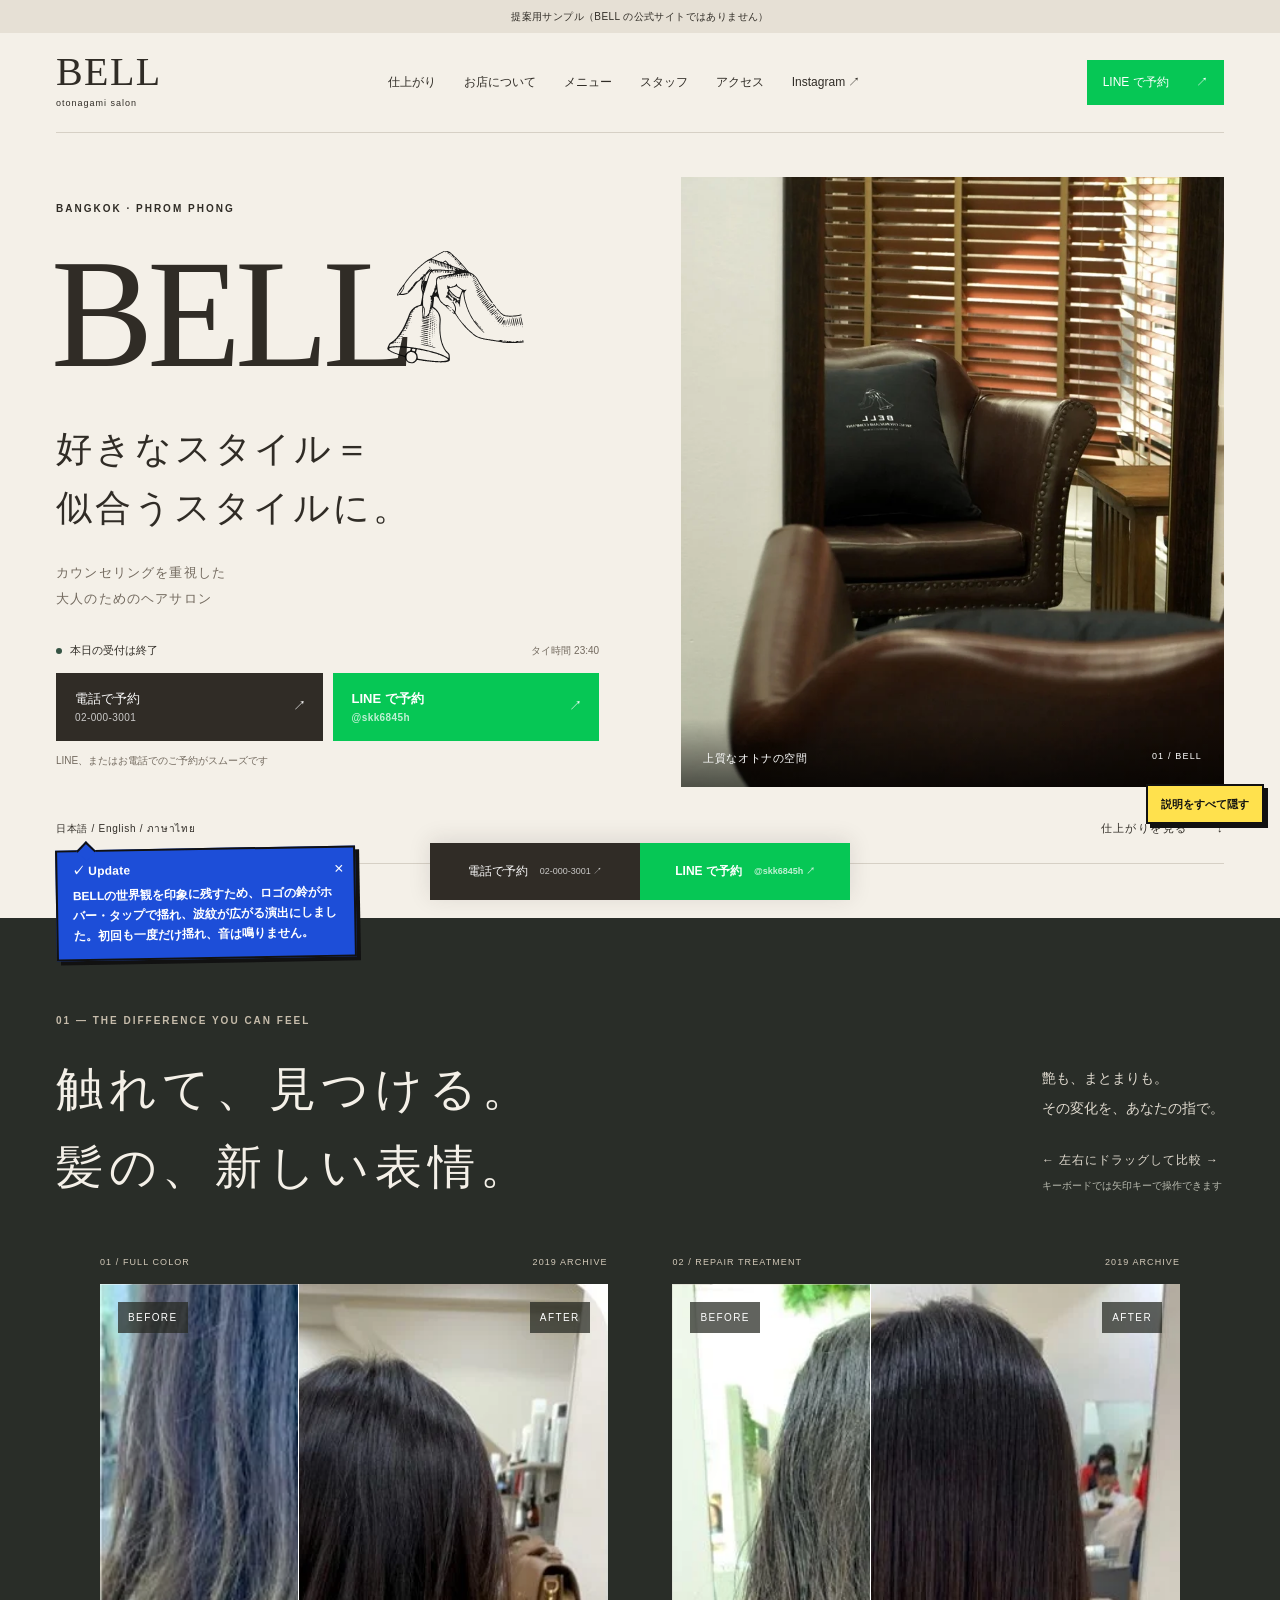
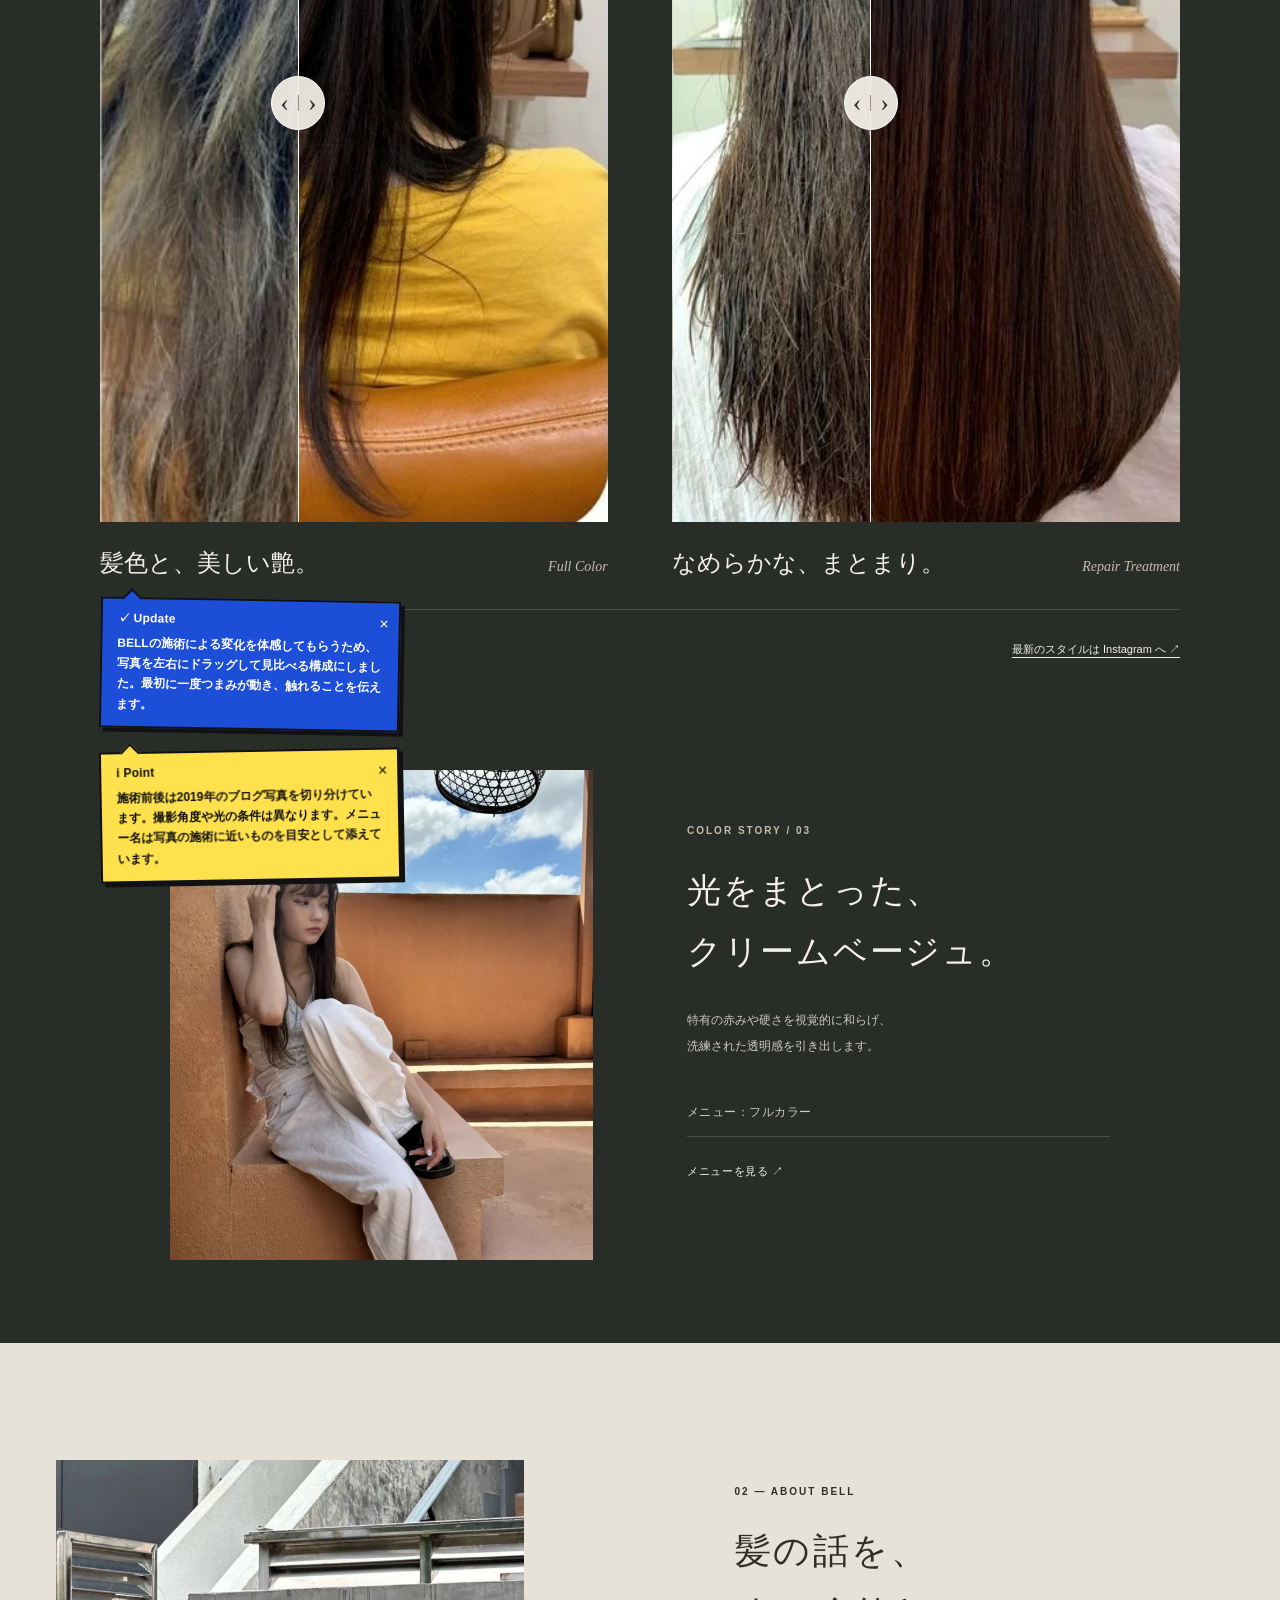
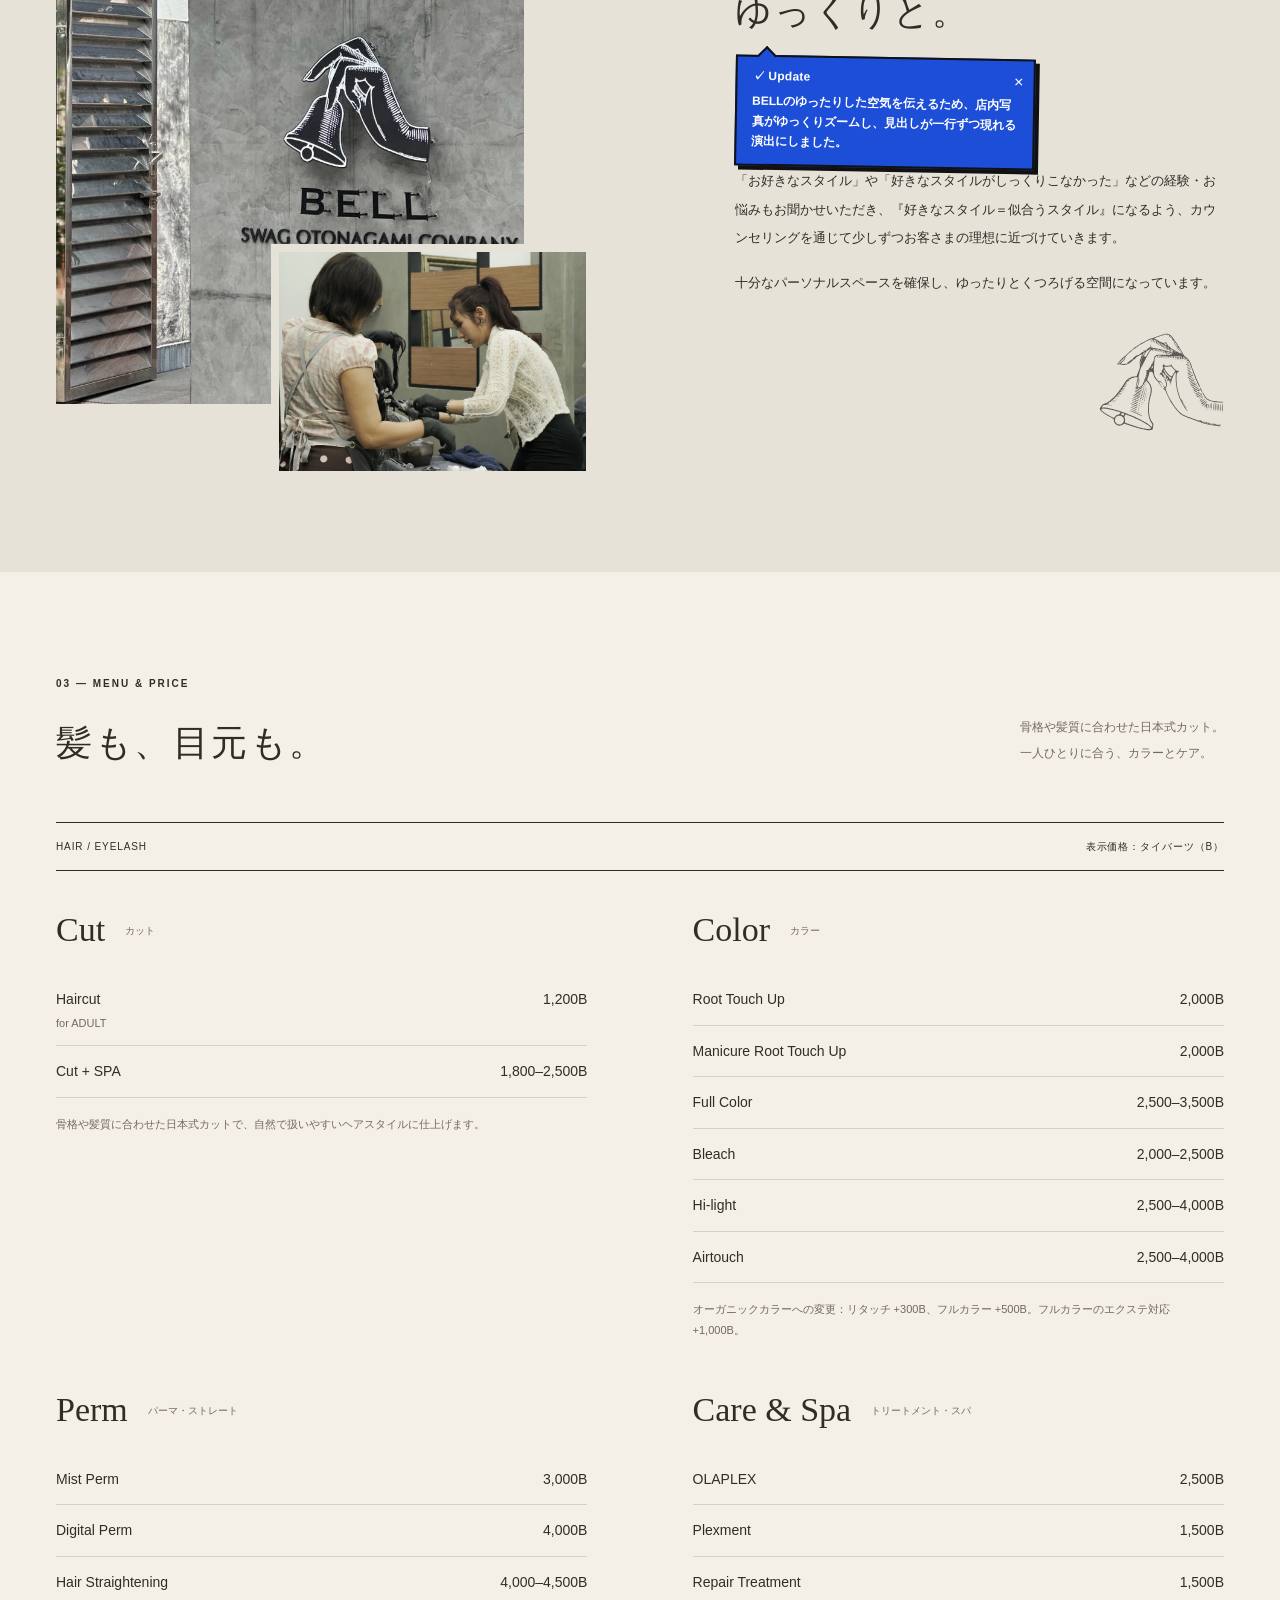
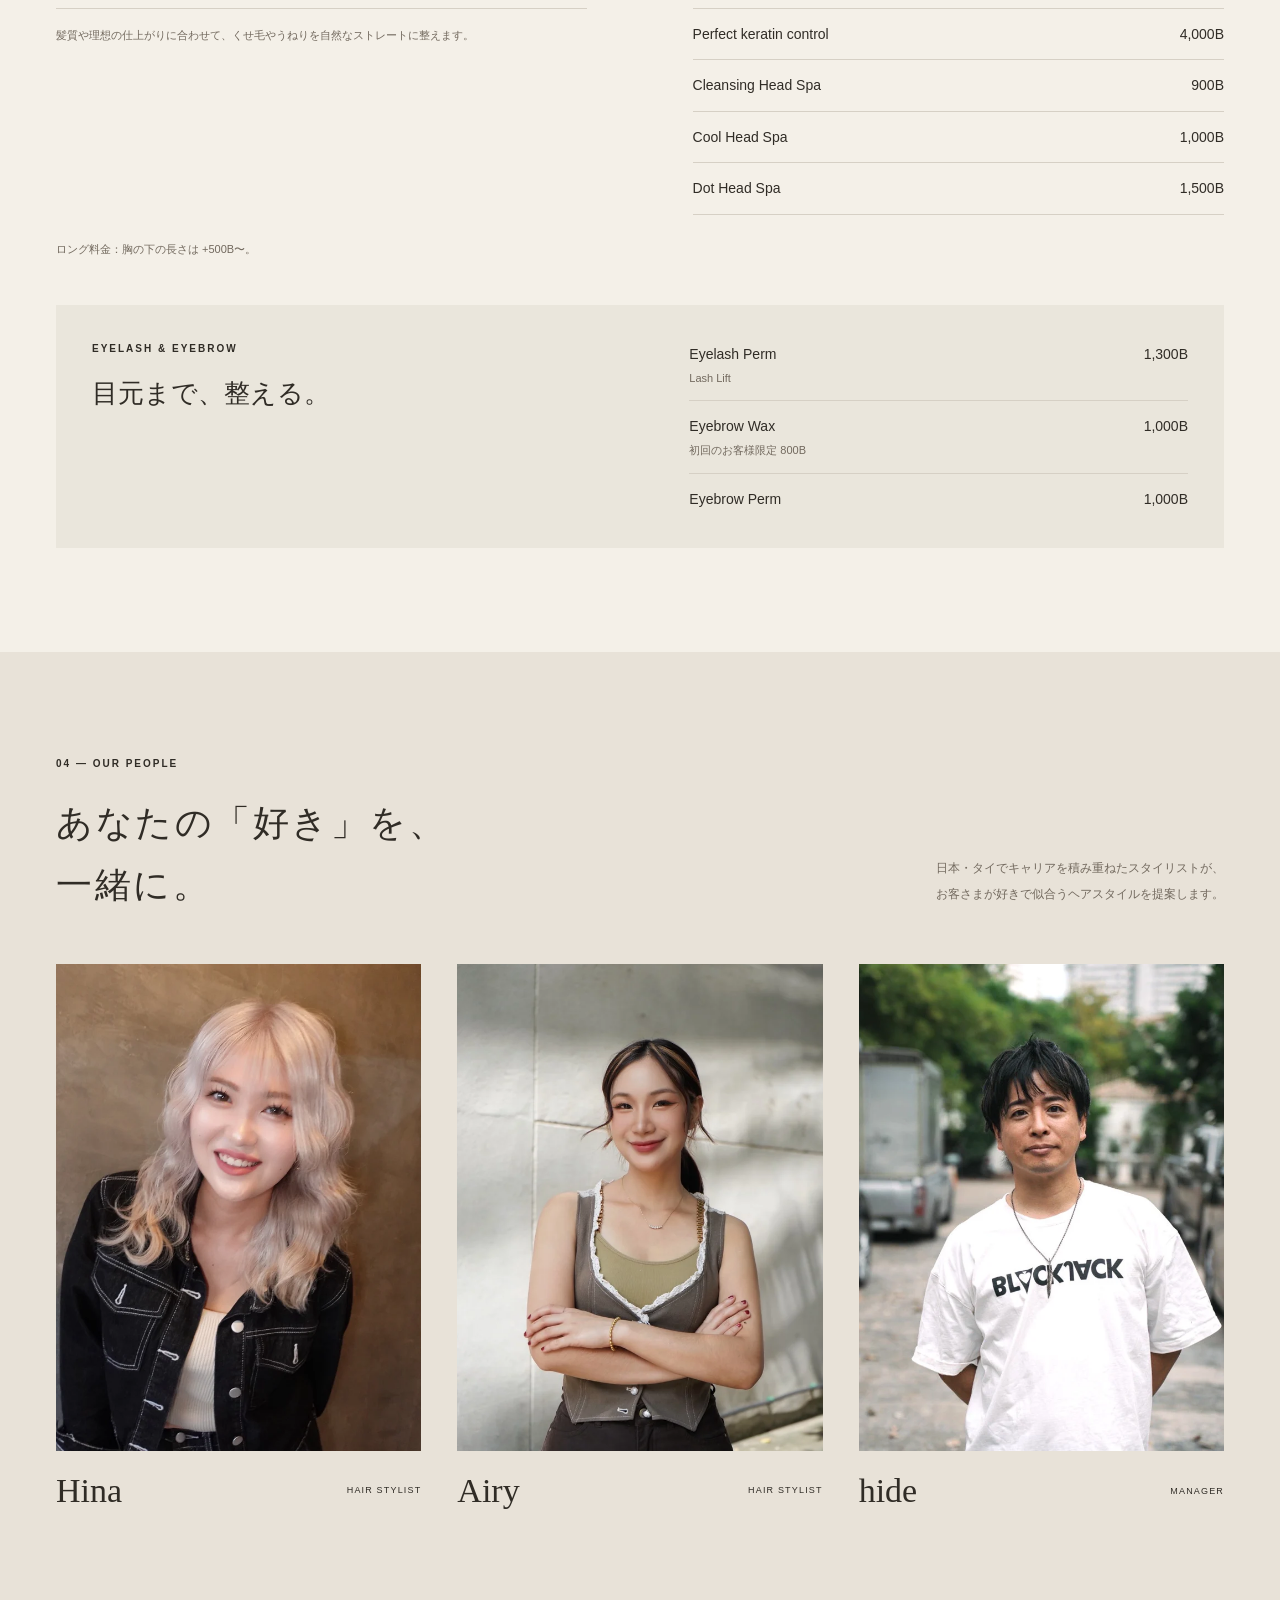
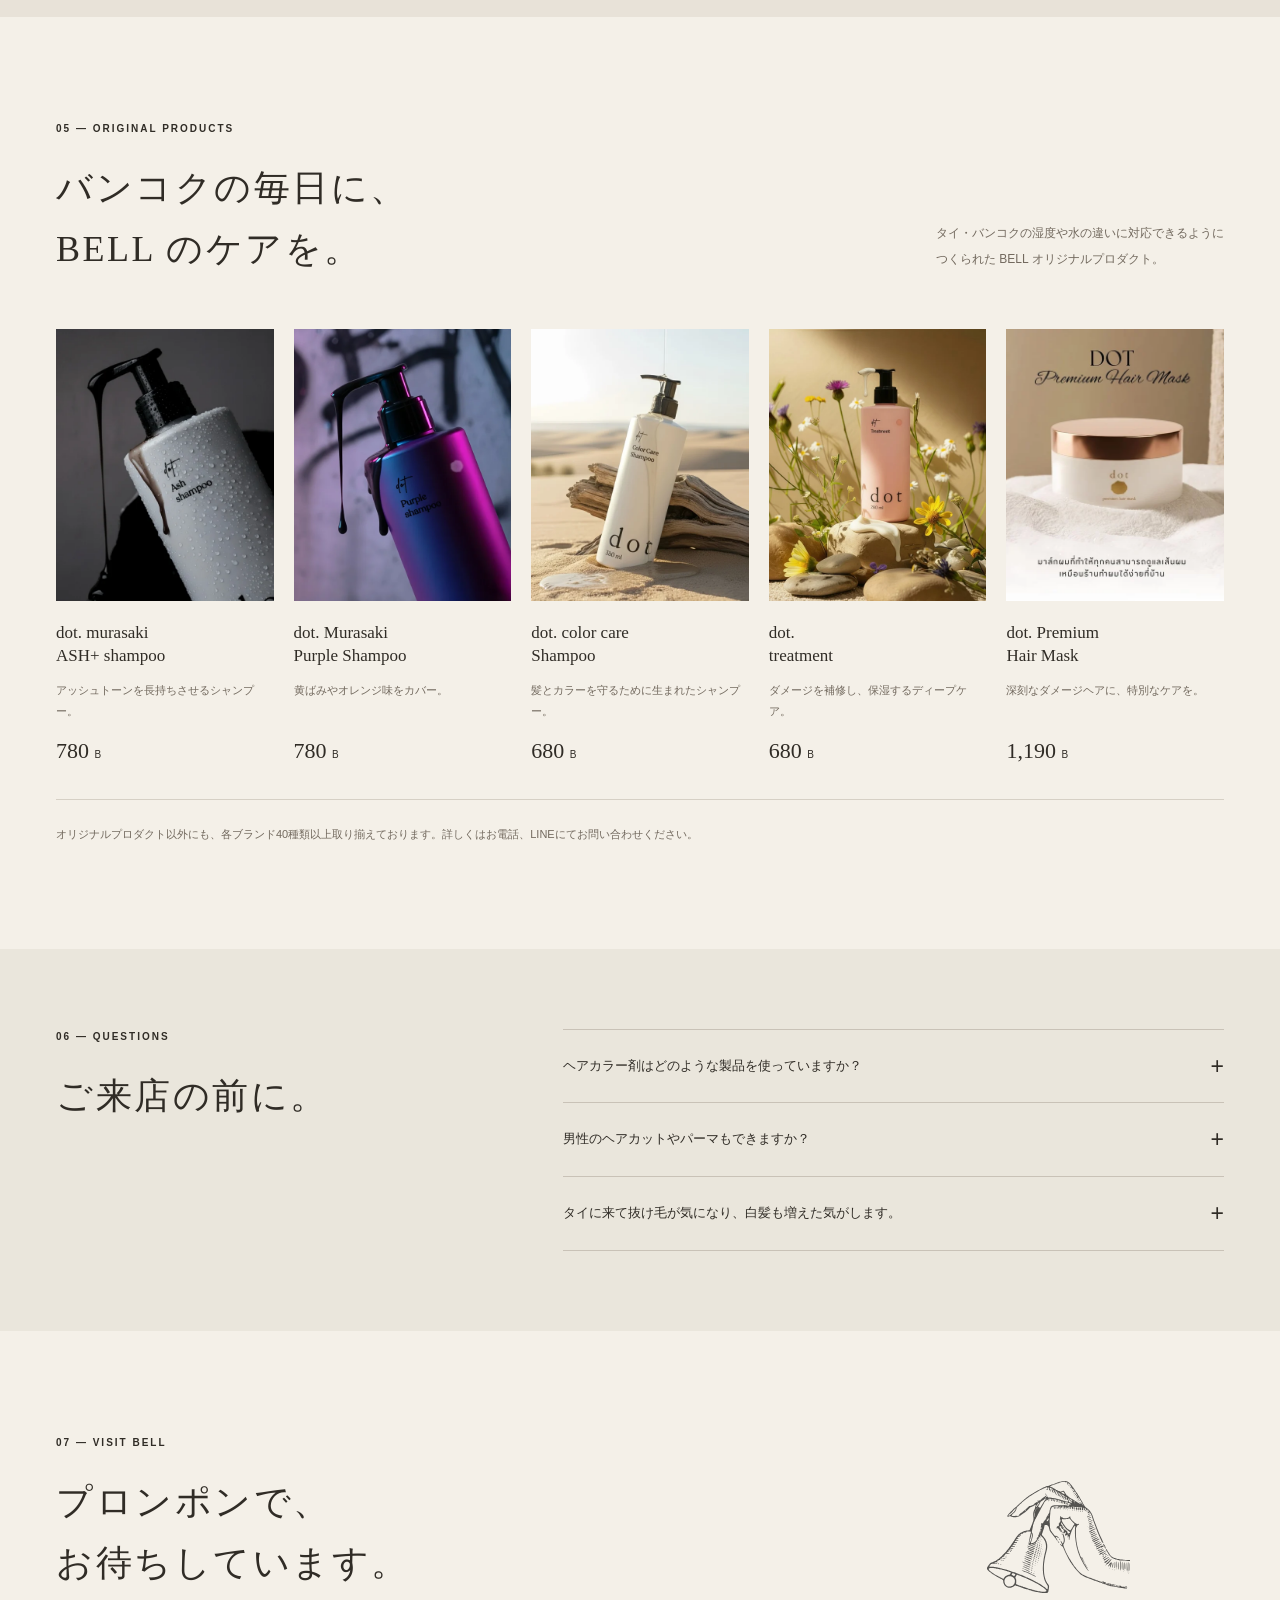
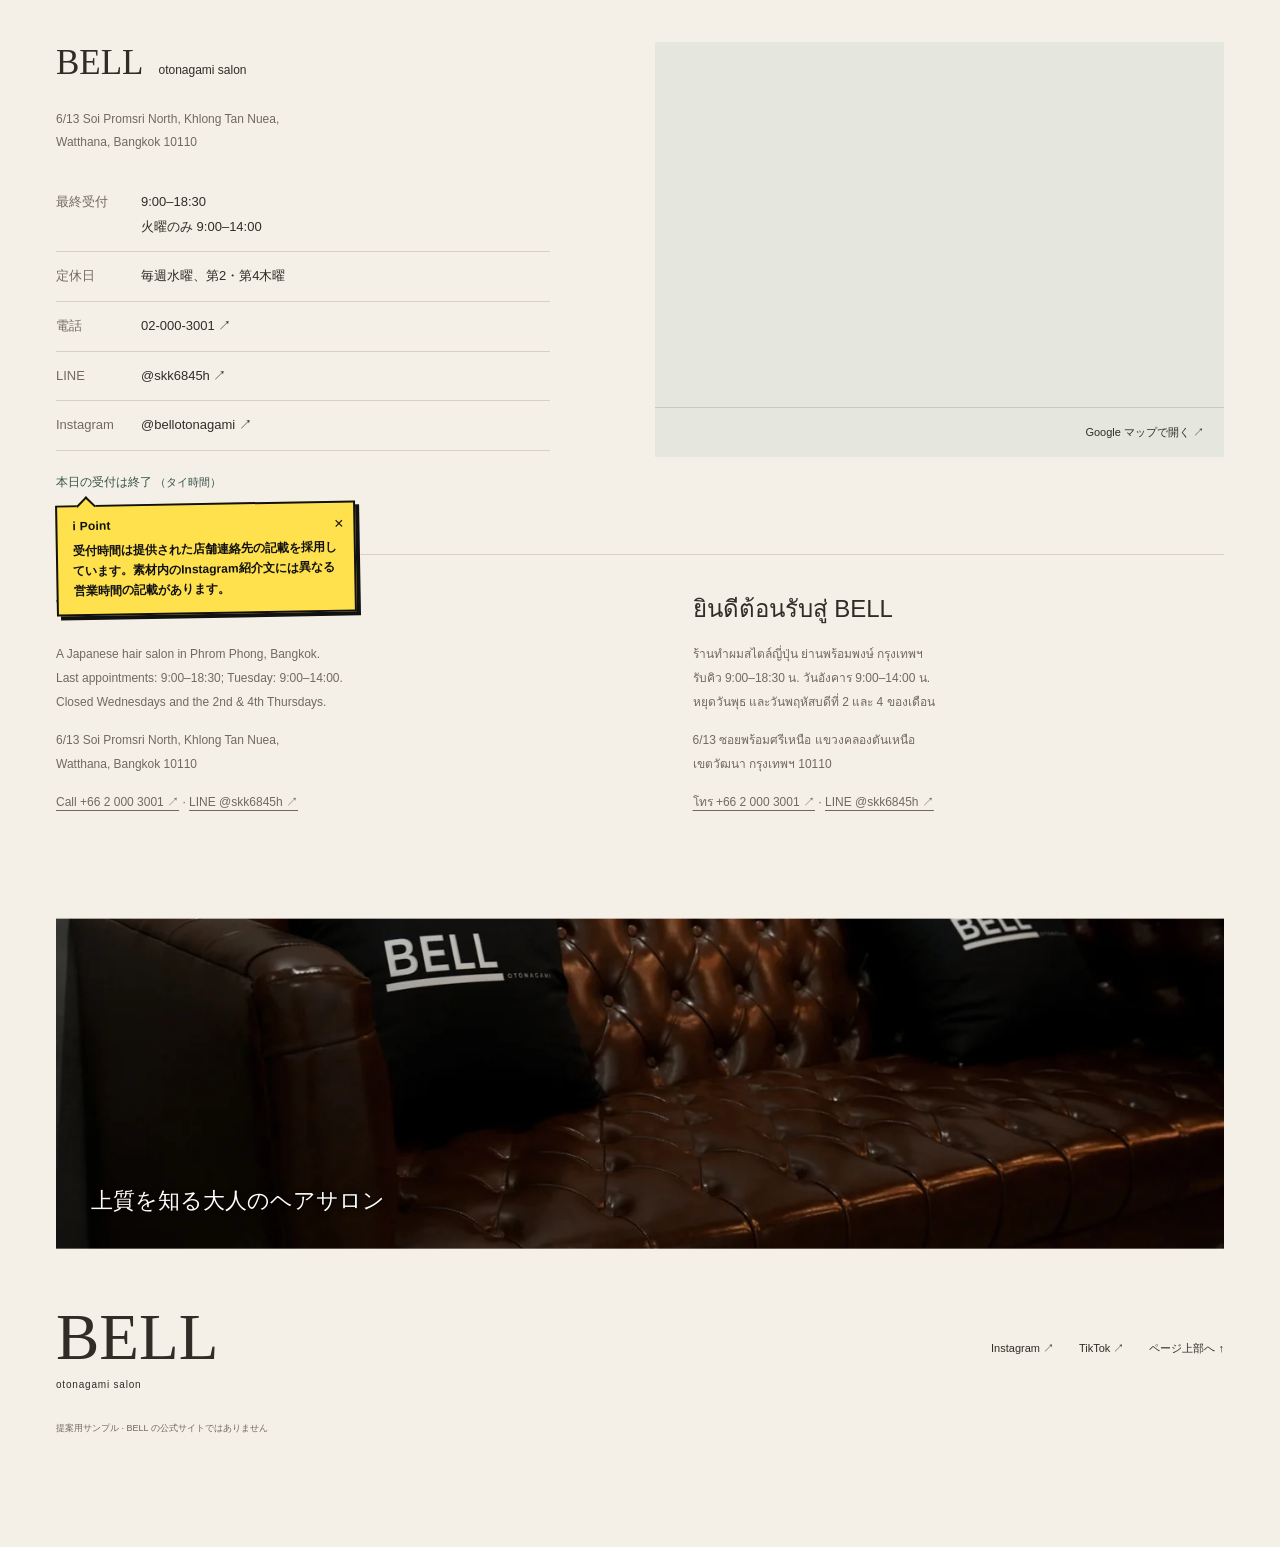
<file: proposals/E3-bell-beforeafter/index.html>
<!doctype html>
<html lang="ja">
<head>
  <meta charset="utf-8">
  <meta name="viewport" content="width=device-width, initial-scale=1">
  <meta name="robots" content="noindex, nofollow">
  <meta name="description" content="バンコク・プロンポンの BELL otonagami salon。カウンセリングを重視した、大人のためのヘアサロン。店舗サイトの提案用サンプルです。">
  <title>BELL otonagami salon — 好きなスタイル＝似合うスタイルに</title>
  <link rel="icon" href="img/bell-hand.svg" type="image/svg+xml">
  <link rel="stylesheet" href="css/style.css">
  <script type="application/ld+json">
  {
    "@context": "https://schema.org", "@type": "HairSalon",
    "name": "BELL otonagami salon", "telephone": "+66-2-000-3001",
    "description": "カウンセリングを重視した大人のためのヘアサロン。毎週水曜、第2・第4木曜は定休日。記載時間は最終受付時間です。",
    "address": {"@type":"PostalAddress","streetAddress":"6/13 Soi Promsri North, Khlong Tan Nuea","addressLocality":"Watthana","addressRegion":"Bangkok","postalCode":"10110","addressCountry":"TH"},
    "currenciesAccepted": "THB", "knowsLanguage": ["ja", "en", "th"],
    "sameAs": ["https://instagram.com/bellotonagami", "https://www.tiktok.com/@bell.otonagami"],
    "hasMap": "https://www.google.com/maps?q=BELL+otonagami+salon+Bangkok"
  }
  </script>
  <script src="js/main.js" defer></script>
</head>
<body>
  <a class="skip" href="#main">本文へ移動</a>
  <div class="sample-banner">提案用サンプル（BELL の公式サイトではありません）</div>
  <header class="site-header wrap">
    <a class="wordmark" href="#top" aria-label="BELL ページの先頭へ">BELL<span>otonagami salon</span></a>
    <nav aria-label="メインナビゲーション">
      <a href="#works">仕上がり</a><a href="#about">お店について</a><a href="#menu">メニュー</a><a href="#staff">スタッフ</a><a href="#access">アクセス</a><a href="https://instagram.com/bellotonagami" target="_blank" rel="noopener noreferrer">Instagram ↗</a>
    </nav>
    <a class="header-book" href="https://line.me/R/ti/p/%40skk6845h" target="_blank" rel="noopener noreferrer">LINE で予約 <span aria-hidden="true">↗</span></a>
  </header>
  <main id="main">
    <section class="hero wrap" id="top" aria-labelledby="hero-title">
      <div class="hero-copy">
        <div class="eyebrow">BANGKOK · PHROM PHONG</div>
        <div class="hero-brand"><span aria-hidden="true">BELL</span><button class="bell-button" type="button" aria-label="鈴を揺らす（音は鳴りません）"><img src="img/bell-hand.svg" alt="" width="1901" height="1504"><span class="bell-ripple" aria-hidden="true"></span><span class="bell-ripple second" aria-hidden="true"></span></button></div>
        <h1 id="hero-title">好きなスタイル＝<br>似合うスタイルに。</h1>
        <p class="hero-description">カウンセリングを重視した<br>大人のためのヘアサロン</p>
        <div class="reception"><span class="status-dot"></span><span data-status role="status">受付時間 9:00–18:30</span><span class="local-time" data-thai-time>タイ時間</span></div>
        <div class="booking-actions" id="hero-booking">
          <a class="button button-dark" href="tel:+6620003001"><span>電話で予約</span><small>02-000-3001</small><b aria-hidden="true">↗</b></a>
          <a class="button button-line" href="https://line.me/R/ti/p/%40skk6845h" target="_blank" rel="noopener noreferrer"><span>LINE で予約</span><small>@skk6845h</small><b aria-hidden="true">↗</b></a>
        </div>
        <p class="booking-help">LINE、またはお電話でのご予約がスムーズです</p>
      </div>
      <figure class="hero-photo"><img src="img/salon-chair.webp" alt="木製ブラインドから光が入る、BELL のゆったりとしたサロンチェア" width="775" height="900" fetchpriority="high"><figcaption>上質なオトナの空間 <span>01 / BELL</span></figcaption></figure>
      <div class="hero-foot"><span id="booking-note-anchor">日本語 / English / ภาษาไทย</span><a href="#works">仕上がりを見る <span aria-hidden="true">↓</span></a></div>
    </section>

    <section class="section comparison-section" id="works" aria-labelledby="works-title"><div class="wrap">
      <div class="section-heading"><div><p class="eyebrow">01 — THE DIFFERENCE YOU CAN FEEL</p><h2 id="works-title">触れて、見つける。<br>髪の、新しい表情。</h2></div><div class="comparison-intro"><p>艶も、まとまりも。<br>その変化を、あなたの指で。</p><p class="drag-instruction" id="compare-help">← 左右にドラッグして比較 →<br><small>キーボードでは矢印キーで操作できます</small></p></div></div>
      <div class="comparison-grid"><article class="comparison-card">
          <div class="comparison-topline"><span>01 / FULL COLOR</span><span>2019 ARCHIVE</span></div>
          <div class="comparison" data-comparison style="--position:50%">
            <img class="compare-after" src="img/color-after.webp" alt="髪色と、美しい艶。 施術後の写真" width="440" height="720" loading="lazy" draggable="false">
            <img class="compare-before" src="img/color-before.webp" alt="髪色と、美しい艶。 施術前の写真" width="290" height="720" loading="lazy" draggable="false">
            <div class="compare-labels" aria-hidden="true"><span>BEFORE</span><span>AFTER</span></div>
            <div class="compare-divider" aria-hidden="true"><span>‹ <i></i> ›</span></div>
            <input class="compare-range" type="range" min="0" max="100" value="50" aria-label="Full Color の施術前後を比較" aria-describedby="compare-help" aria-valuetext="施術前 50%、施術後 50%">
          </div>
          <div class="comparison-caption"><h3>髪色と、美しい艶。</h3><span>Full Color</span></div>
        </article><article class="comparison-card">
          <div class="comparison-topline"><span>02 / REPAIR TREATMENT</span><span>2019 ARCHIVE</span></div>
          <div class="comparison" data-comparison style="--position:50%">
            <img class="compare-after" src="img/treatment-after.webp" alt="なめらかな、まとまり。 施術後の写真" width="400" height="800" loading="lazy" draggable="false">
            <img class="compare-before" src="img/treatment-before.webp" alt="なめらかな、まとまり。 施術前の写真" width="400" height="800" loading="lazy" draggable="false">
            <div class="compare-labels" aria-hidden="true"><span>BEFORE</span><span>AFTER</span></div>
            <div class="compare-divider" aria-hidden="true"><span>‹ <i></i> ›</span></div>
            <input class="compare-range" type="range" min="0" max="100" value="50" aria-label="Repair Treatment の施術前後を比較" aria-describedby="compare-help" aria-valuetext="施術前 50%、施術後 50%">
          </div>
          <div class="comparison-caption"><h3>なめらかな、まとまり。</h3><span>Repair Treatment</span></div>
        </article></div>
      <div class="archive-footer"><p class="source-caption" id="archive-note-anchor">施術前後の写真は 2019 年のブログより。<br>撮影時の角度・光の条件はそれぞれ異なります。</p><p class="works-insta"><a href="https://instagram.com/bellotonagami" target="_blank" rel="noopener noreferrer">最新のスタイルは Instagram へ ↗</a></p></div>
      <article class="style-editorial"><figure data-parallax><img src="img/cream-beige.webp" alt="クリームベージュのヘアカラーの仕上がり" width="700" height="1244" loading="lazy"></figure><div><p class="eyebrow">COLOR STORY / 03</p><h3>光をまとった、<br>クリームベージュ。</h3><p>特有の赤みや硬さを視覚的に和らげ、<br>洗練された透明感を引き出します。</p><p class="work-menu">メニュー：フルカラー</p><a href="#menu" class="editorial-link">メニューを見る ↗</a></div></article>
    </div></section>

    <section class="about-section" id="about" aria-labelledby="about-title"><div class="wrap about-grid">
      <div class="about-photos" data-parallax><img class="about-main" src="img/salon-entrance.webp" alt="鈴を鳴らす手のロゴが迎える BELL の入口" width="775" height="900" loading="lazy"><img class="about-detail" src="img/consultation.webp" alt="サロンでお客さまのお話を聞くカウンセリングの様子" width="870" height="620" loading="lazy"></div>
      <div class="about-copy"><p class="eyebrow">02 — ABOUT BELL</p><h2 id="about-title">髪の話を、<br>ゆっくりと。</h2><p class="lead">バンコクの喧騒を忘れさせる、<br>ちょっと贅沢な大人の空間。</p><p>「お好きなスタイル」や「好きなスタイルがしっくりこなかった」などの経験・お悩みもお聞かせいただき、『好きなスタイル＝似合うスタイル』になるよう、カウンセリングを通じて少しずつお客さまの理想に近づけていきます。</p><p>十分なパーソナルスペースを確保し、ゆったりとくつろげる空間になっています。</p><img class="about-hand" src="img/bell-hand.svg" alt="鈴を鳴らす手の線画" width="1901" height="1504"></div>
    </div></section>

    <section class="section wrap" id="menu" aria-labelledby="menu-title">
      <div class="section-heading"><div><p class="eyebrow">03 — MENU & PRICE</p><h2 id="menu-title">髪も、目元も。</h2></div><p>骨格や髪質に合わせた日本式カット。<br>一人ひとりに合う、カラーとケア。</p></div>
      <div class="menu-topline"><span>HAIR / EYELASH</span><span>表示価格：タイバーツ（B）</span></div>
      <div class="menu-grid" id="hair-menu">
        <div class="menu-group"><h3>Cut <span>カット</span></h3><dl><div><dt>Haircut <small>for ADULT</small></dt><dd>1,200B</dd></div><div><dt>Cut + SPA</dt><dd>1,800–2,500B</dd></div></dl><p>骨格や髪質に合わせた日本式カットで、自然で扱いやすいヘアスタイルに仕上げます。</p></div>
        <div class="menu-group"><h3>Color <span>カラー</span></h3><dl><div><dt>Root Touch Up</dt><dd>2,000B</dd></div><div><dt>Manicure Root Touch Up</dt><dd>2,000B</dd></div><div><dt>Full Color</dt><dd>2,500–3,500B</dd></div><div><dt>Bleach</dt><dd>2,000–2,500B</dd></div><div><dt>Hi-light</dt><dd>2,500–4,000B</dd></div><div><dt>Airtouch</dt><dd>2,500–4,000B</dd></div></dl><p>オーガニックカラーへの変更：リタッチ +300B、フルカラー +500B。フルカラーのエクステ対応 +1,000B。</p></div>
        <div class="menu-group"><h3>Perm <span>パーマ・ストレート</span></h3><dl><div><dt>Mist Perm</dt><dd>3,000B</dd></div><div><dt>Digital Perm</dt><dd>4,000B</dd></div><div><dt>Hair Straightening</dt><dd>4,000–4,500B</dd></div></dl><p>髪質や理想の仕上がりに合わせて、くせ毛やうねりを自然なストレートに整えます。</p></div>
        <div class="menu-group"><h3>Care & Spa <span>トリートメント・スパ</span></h3><dl><div><dt>OLAPLEX</dt><dd>2,500B</dd></div><div><dt>Plexment</dt><dd>1,500B</dd></div><div><dt>Repair Treatment</dt><dd>1,500B</dd></div><div><dt>Perfect keratin control</dt><dd>4,000B</dd></div><div><dt>Cleansing Head Spa</dt><dd>900B</dd></div><div><dt>Cool Head Spa</dt><dd>1,000B</dd></div><div><dt>Dot Head Spa</dt><dd>1,500B</dd></div></dl></div>
      </div>
      <p class="menu-footnote">ロング料金：胸の下の長さは +500B〜。</p>
      <div class="eyelash"><div><p class="eyebrow">EYELASH & EYEBROW</p><h3>目元まで、整える。</h3></div><dl><div><dt>Eyelash Perm <small>Lash Lift</small></dt><dd>1,300B</dd></div><div><dt>Eyebrow Wax <small>初回のお客様限定 800B</small></dt><dd>1,000B</dd></div><div><dt>Eyebrow Perm</dt><dd>1,000B</dd></div></dl></div>
    </section>

    <section class="section staff-section" id="staff" aria-labelledby="staff-title"><div class="wrap">
      <div class="section-heading"><div><p class="eyebrow">04 — OUR PEOPLE</p><h2 id="staff-title">あなたの「好き」を、<br>一緒に。</h2></div><p>日本・タイでキャリアを積み重ねたスタイリストが、<br class="desktop">お客さまが好きで似合うヘアスタイルを提案します。</p></div>
      <div class="staff-grid"><article><img src="img/hina.webp" alt="ヘアスタイリスト Hina" width="660" height="880" loading="lazy"><div><h3>Hina</h3><span>HAIR STYLIST</span></div></article><article><img src="img/airy.webp" alt="ヘアスタイリスト Airy" width="660" height="990" loading="lazy"><div><h3>Airy</h3><span>HAIR STYLIST</span></div></article><article><img src="img/hide.webp" alt="店長 hide" width="660" height="990" loading="lazy"><div><h3>hide</h3><span>MANAGER</span></div></article></div>
    </div></section>

    <section class="section wrap" id="products" aria-labelledby="products-title">
      <div class="section-heading"><div><p class="eyebrow">05 — ORIGINAL PRODUCTS</p><h2 id="products-title">バンコクの毎日に、<br>BELL のケアを。</h2></div><p>タイ・バンコクの湿度や水の違いに対応できるように<br class="desktop">つくられた BELL オリジナルプロダクト。</p></div>
      <div class="products-grid">
        <article><img src="img/ash-shampoo.webp" alt="dot. murasaki ASH+ shampoo" width="560" height="700" loading="lazy"><h3>dot. murasaki<br>ASH+ shampoo</h3><p>アッシュトーンを長持ちさせるシャンプー。</p><strong>780 <small>B</small></strong></article>
        <article><img src="img/purple-shampoo.webp" alt="dot. Murasaki Purple Shampoo" width="560" height="720" loading="lazy"><h3>dot. Murasaki<br>Purple Shampoo</h3><p>黄ばみやオレンジ味をカバー。</p><strong>780 <small>B</small></strong></article>
        <article><img src="img/color-shampoo.webp" alt="dot. color care Shampoo" width="560" height="700" loading="lazy"><h3>dot. color care<br>Shampoo</h3><p>髪とカラーを守るために生まれたシャンプー。</p><strong>680 <small>B</small></strong></article>
        <article><img src="img/treatment.webp" alt="dot. treatment" width="560" height="700" loading="lazy"><h3>dot.<br>treatment</h3><p>ダメージを補修し、保湿するディープケア。</p><strong>680 <small>B</small></strong></article>
        <article><img src="img/hair-mask.webp" alt="dot. Premium Hair Mask" width="560" height="560" loading="lazy"><h3>dot. Premium<br>Hair Mask</h3><p>深刻なダメージヘアに、特別なケアを。</p><strong>1,190 <small>B</small></strong></article>
      </div>
      <p class="product-footer">オリジナルプロダクト以外にも、各ブランド40種類以上取り揃えております。詳しくはお電話、LINEにてお問い合わせください。</p>
    </section>

    <section class="faq-section" id="faq" aria-labelledby="faq-title"><div class="wrap faq-grid"><div><p class="eyebrow">06 — QUESTIONS</p><h2 id="faq-title">ご来店の前に。</h2></div><div class="faq-list">
      <details><summary>ヘアカラー剤はどのような製品を使っていますか？<span aria-hidden="true">+</span></summary><p>日本ブランドの薬剤を使用しています。なるべくダメージが出ないような薬剤を選び、ダメージ・やりたいカラーに応じてオキシ濃度をコントロール。前処理で油膜を付ける、または逆に油膜を剥がすなど、お客さま1人1人に合う設定を心がけて調合しています。</p></details>
      <details><summary>男性のヘアカットやパーマもできますか？<span aria-hidden="true">+</span></summary><p>もちろん大歓迎です。男性のショートやミディアムスタイルはもちろん、朝の時間やゴルフ後でも簡単にスタイルがキマるデザインパーマや、スッキリしたい方へのフェードスタイルなど、ご希望のスタイルを提案いたします。</p></details>
      <details><summary>タイに来て抜け毛が気になり、白髪も増えた気がします。<span aria-hidden="true">+</span></summary><p>生活習慣や日頃のケアのアドバイスもいたします。ライフスタイルまたは環境が原因となっているのか、など頭髪診断をし、良い髪の毛が育つ環境づくりをお手伝いします。発毛、育毛などのお悩みも、お気軽にご相談ください。</p></details>
    </div></div></section>

    <section class="section wrap" id="access" aria-labelledby="access-title">
      <div class="section-heading"><div><p class="eyebrow">07 — VISIT BELL</p><h2 id="access-title">プロンポンで、<br>お待ちしています。</h2></div><img class="access-hand" src="img/bell-hand.svg" alt="" width="1901" height="1504"></div>
      <div class="access-grid"><div class="access-details"><h3>BELL <span>otonagami salon</span></h3><address>6/13 Soi Promsri North, Khlong Tan Nuea,<br>Watthana, Bangkok 10110</address><dl><div><dt>最終受付</dt><dd>9:00–18:30<br>火曜のみ 9:00–14:00</dd></div><div><dt>定休日</dt><dd>毎週水曜、第2・第4木曜</dd></div><div><dt>電話</dt><dd><a href="tel:+6620003001">02-000-3001 ↗</a></dd></div><div><dt>LINE</dt><dd><a href="https://line.me/R/ti/p/%40skk6845h" target="_blank" rel="noopener noreferrer">@skk6845h ↗</a></dd></div><div><dt>Instagram</dt><dd><a href="https://instagram.com/bellotonagami" target="_blank" rel="noopener noreferrer">@bellotonagami ↗</a></dd></div></dl><p class="access-status" id="hours-note-anchor"><span data-status>受付時間 9:00–18:30</span> <small>（タイ時間）</small></p></div>
        <div class="map-panel" id="map-panel"><iframe title="BELL otonagami salon の Google マップ" src="https://www.google.com/maps?q=BELL%20otonagami%20salon%206%2F13%20Soi%20Promsri%20North%20Bangkok&amp;output=embed" loading="lazy" referrerpolicy="no-referrer-when-downgrade" allowfullscreen></iframe><a class="map-link" href="https://www.google.com/maps?q=BELL+otonagami+salon+6%2F13+Soi+Promsri+North+Bangkok" target="_blank" rel="noopener noreferrer">Google マップで開く ↗</a></div>
      </div>
      <div class="language-summaries"><section lang="en"><h3>Welcome to BELL.</h3><p>A Japanese hair salon in Phrom Phong, Bangkok.<br>Last appointments: 9:00–18:30; Tuesday: 9:00–14:00.<br>Closed Wednesdays and the 2nd & 4th Thursdays.</p><p>6/13 Soi Promsri North, Khlong Tan Nuea,<br>Watthana, Bangkok 10110</p><p><a href="tel:+6620003001">Call +66 2 000 3001 ↗</a> · <a href="https://line.me/R/ti/p/%40skk6845h" target="_blank" rel="noopener noreferrer">LINE @skk6845h ↗</a></p></section><section lang="th"><h3>ยินดีต้อนรับสู่ BELL</h3><p>ร้านทำผมสไตล์ญี่ปุ่น ย่านพร้อมพงษ์ กรุงเทพฯ<br>รับคิว 9:00–18:30 น. วันอังคาร 9:00–14:00 น.<br>หยุดวันพุธ และวันพฤหัสบดีที่ 2 และ 4 ของเดือน</p><p>6/13 ซอยพร้อมศรีเหนือ แขวงคลองตันเหนือ<br>เขตวัฒนา กรุงเทพฯ 10110</p><p><a href="tel:+6620003001">โทร +66 2 000 3001 ↗</a> · <a href="https://line.me/R/ti/p/%40skk6845h" target="_blank" rel="noopener noreferrer">LINE @skk6845h ↗</a></p></section></div>
    </section>
    <div class="closing-image wrap" data-parallax><img src="img/salon-lounge.webp" alt="BELL のレザーソファがある落ち着いたラウンジ" width="1400" height="978" loading="lazy"><p>上質を知る大人のヘアサロン</p></div>
  </main>
  <footer class="site-footer wrap"><div class="footer-brand">BELL<span>otonagami salon</span></div><div><a href="https://instagram.com/bellotonagami" target="_blank" rel="noopener noreferrer">Instagram ↗</a><a href="https://www.tiktok.com/@bell.otonagami" target="_blank" rel="noopener noreferrer">TikTok ↗</a><a href="#top">ページ上部へ ↑</a></div><small>提案用サンプル · BELL の公式サイトではありません</small></footer>
  <aside class="fixed-booking" aria-label="ご予約"><a href="tel:+6620003001">電話で予約 <span>02-000-3001 ↗</span></a><a class="fixed-line" href="https://line.me/R/ti/p/%40skk6845h" target="_blank" rel="noopener noreferrer">LINE で予約 <span>@skk6845h ↗</span></a></aside>
  <script src="js/notes.js" defer></script>
</body>
</html>
</file>
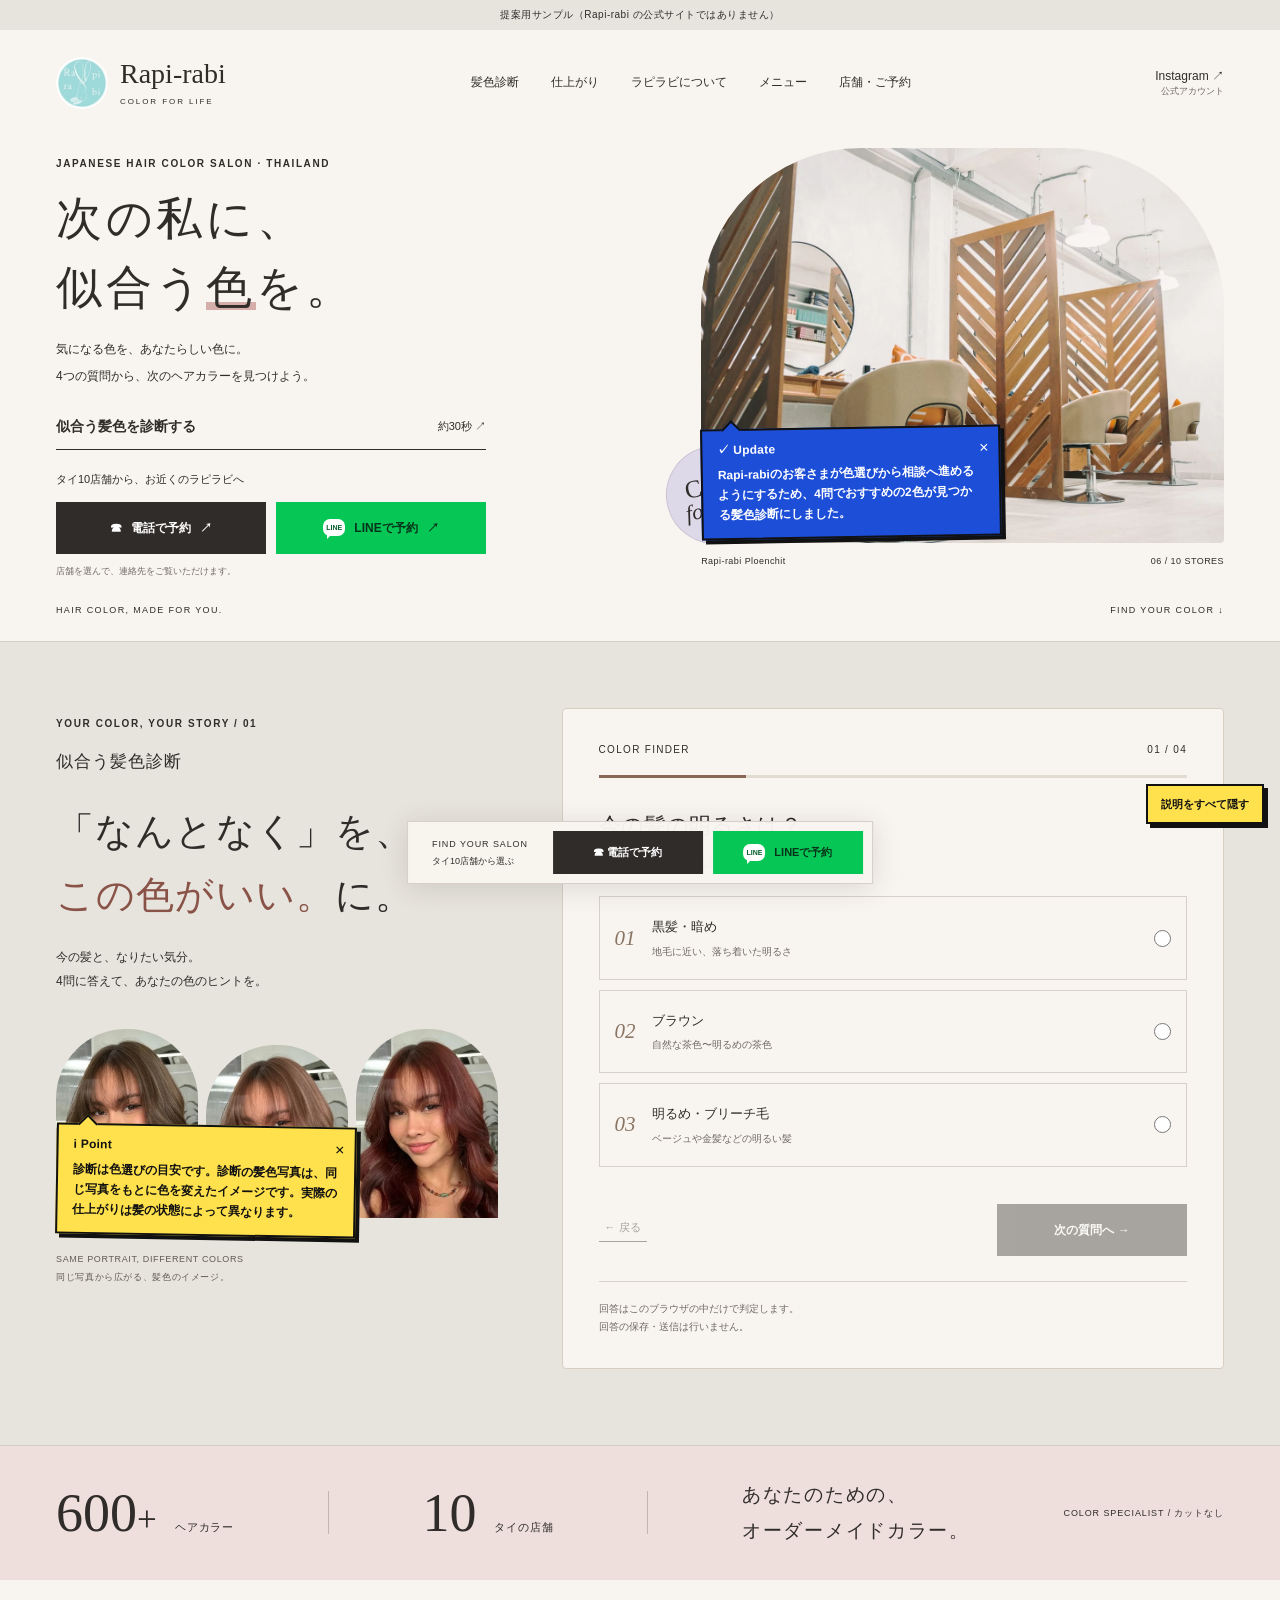
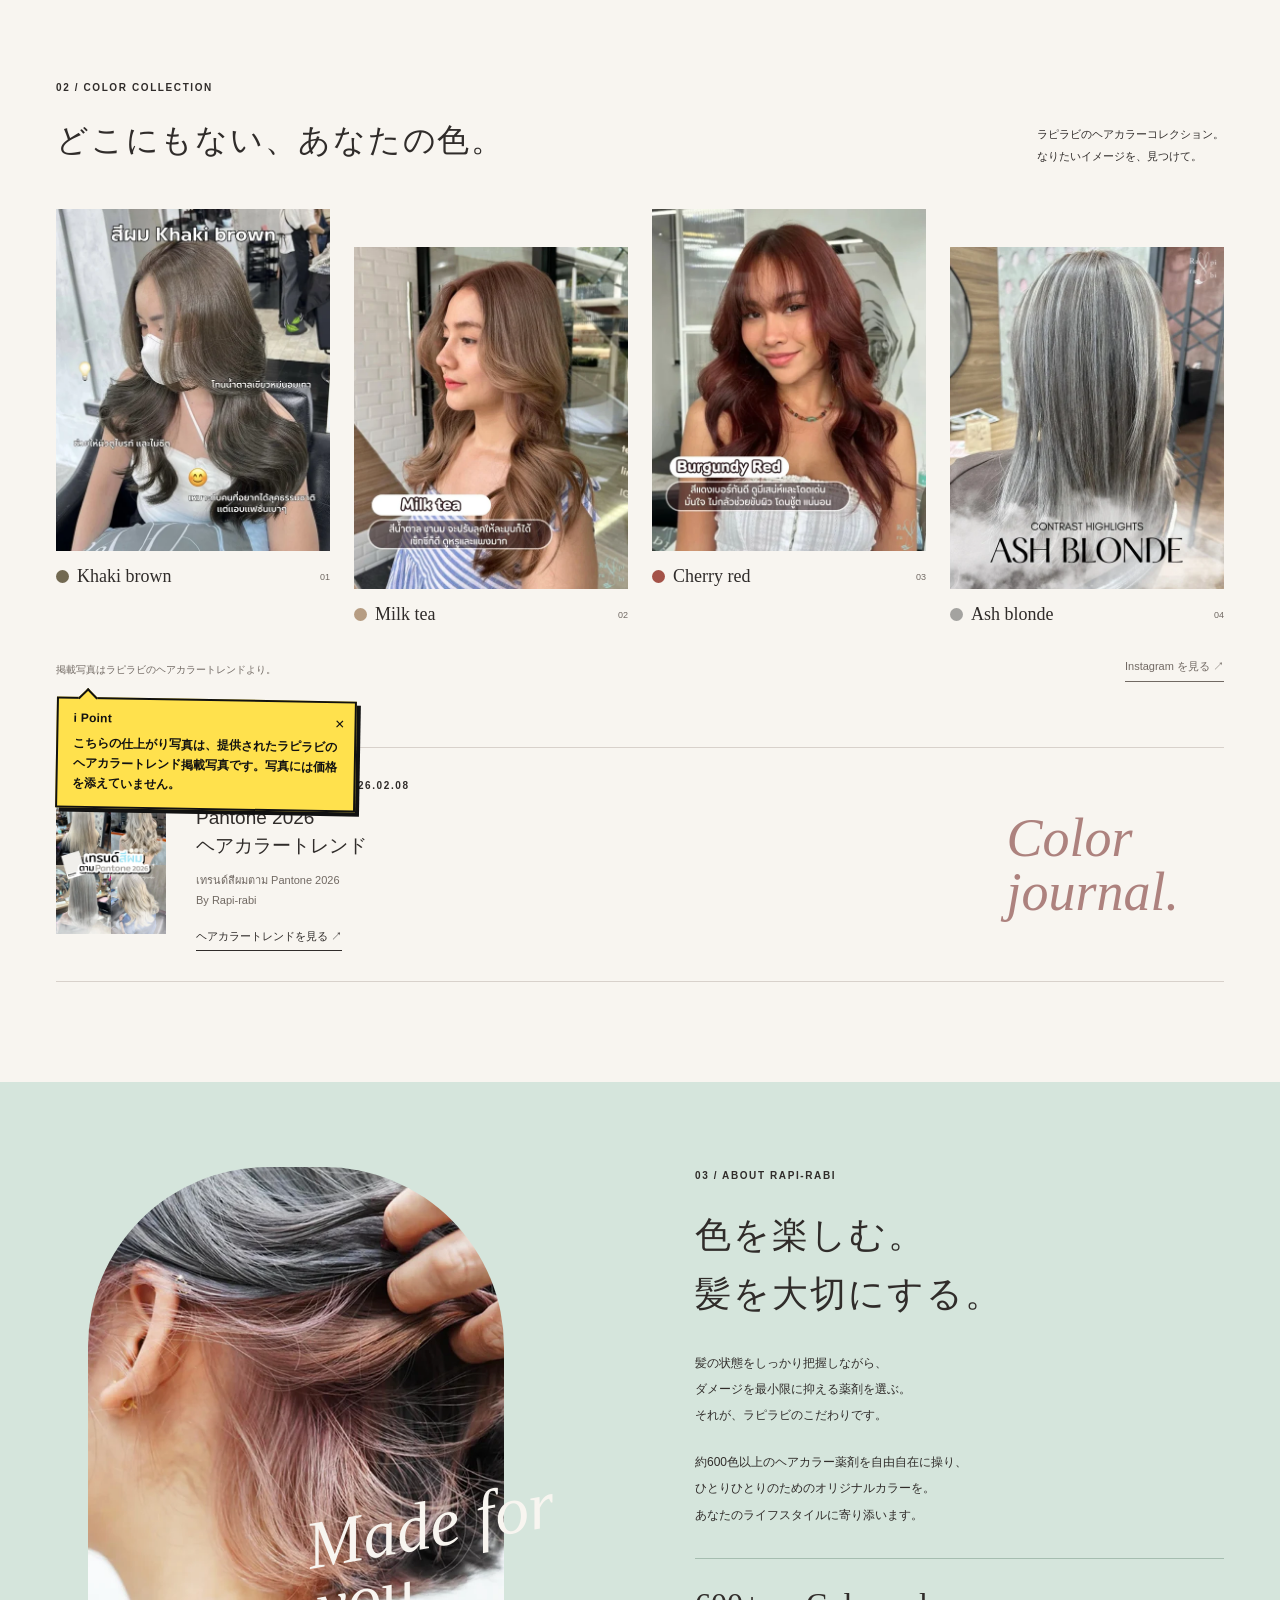
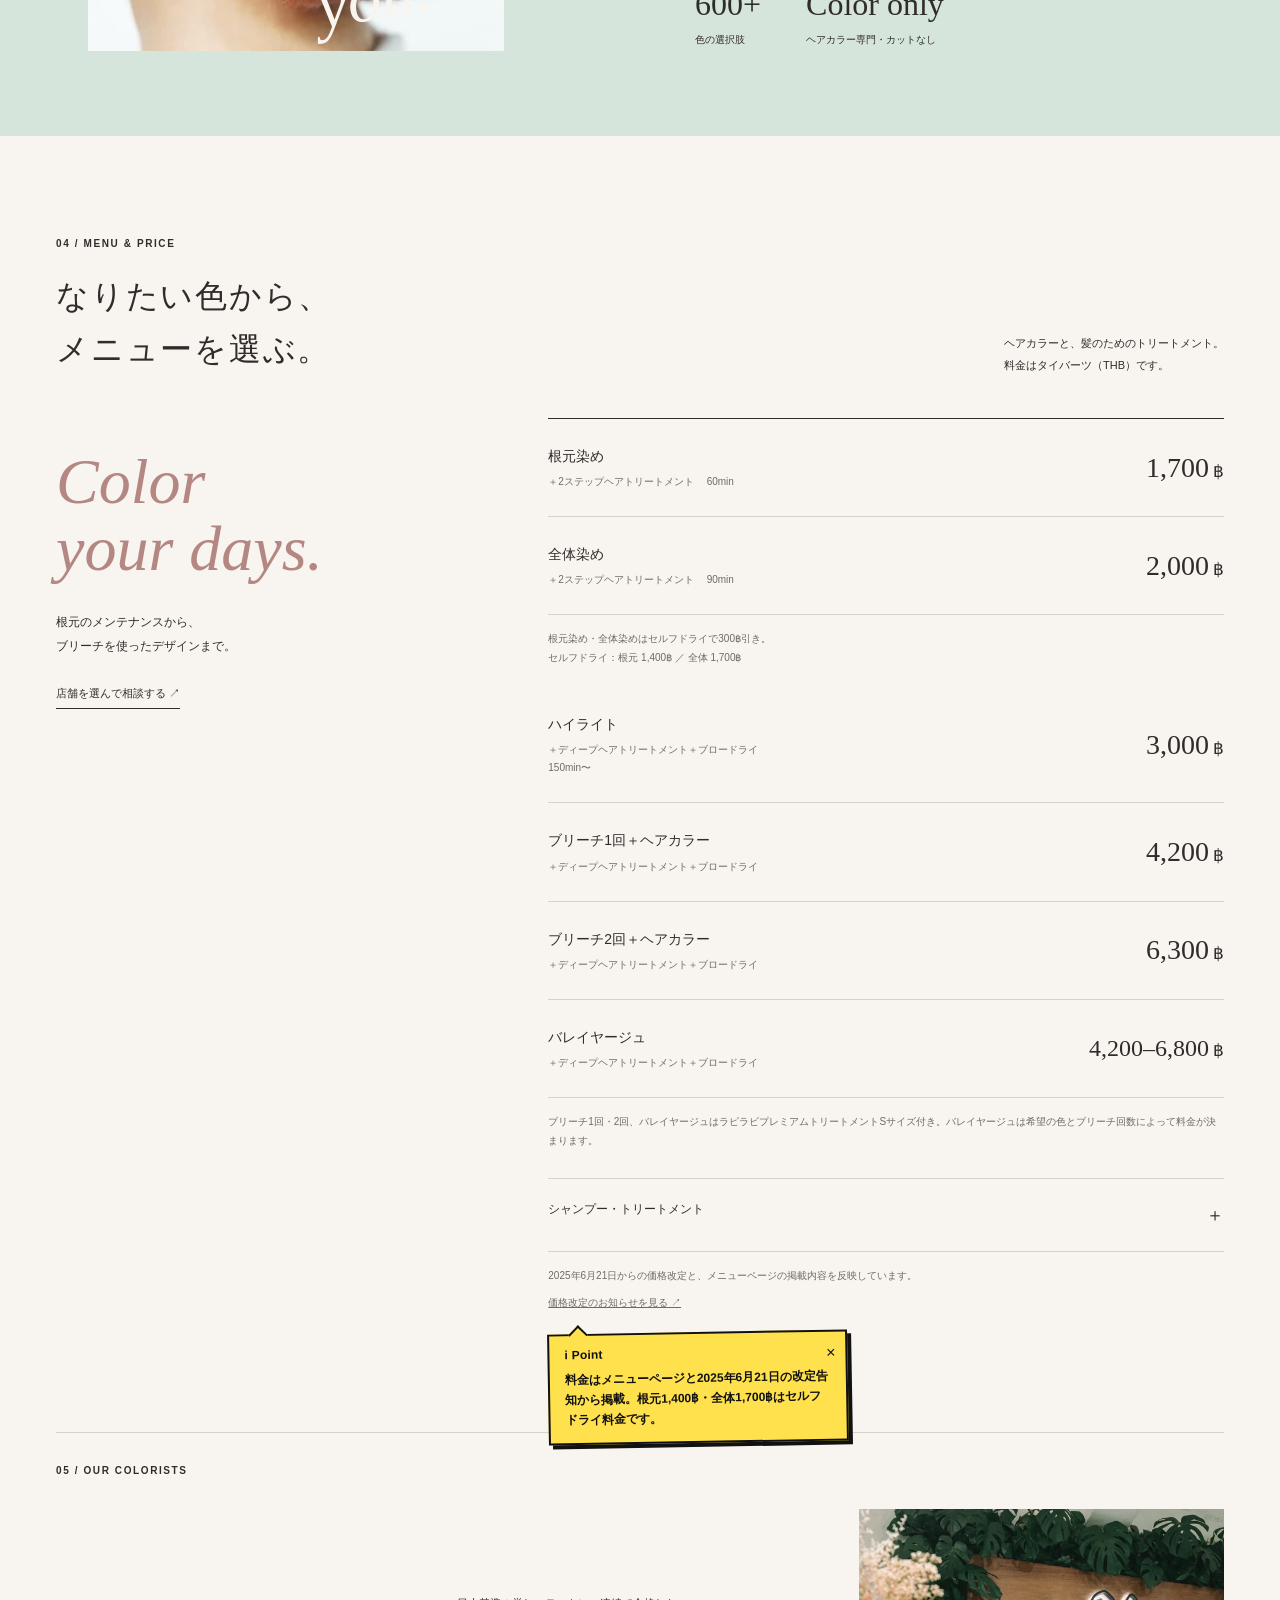
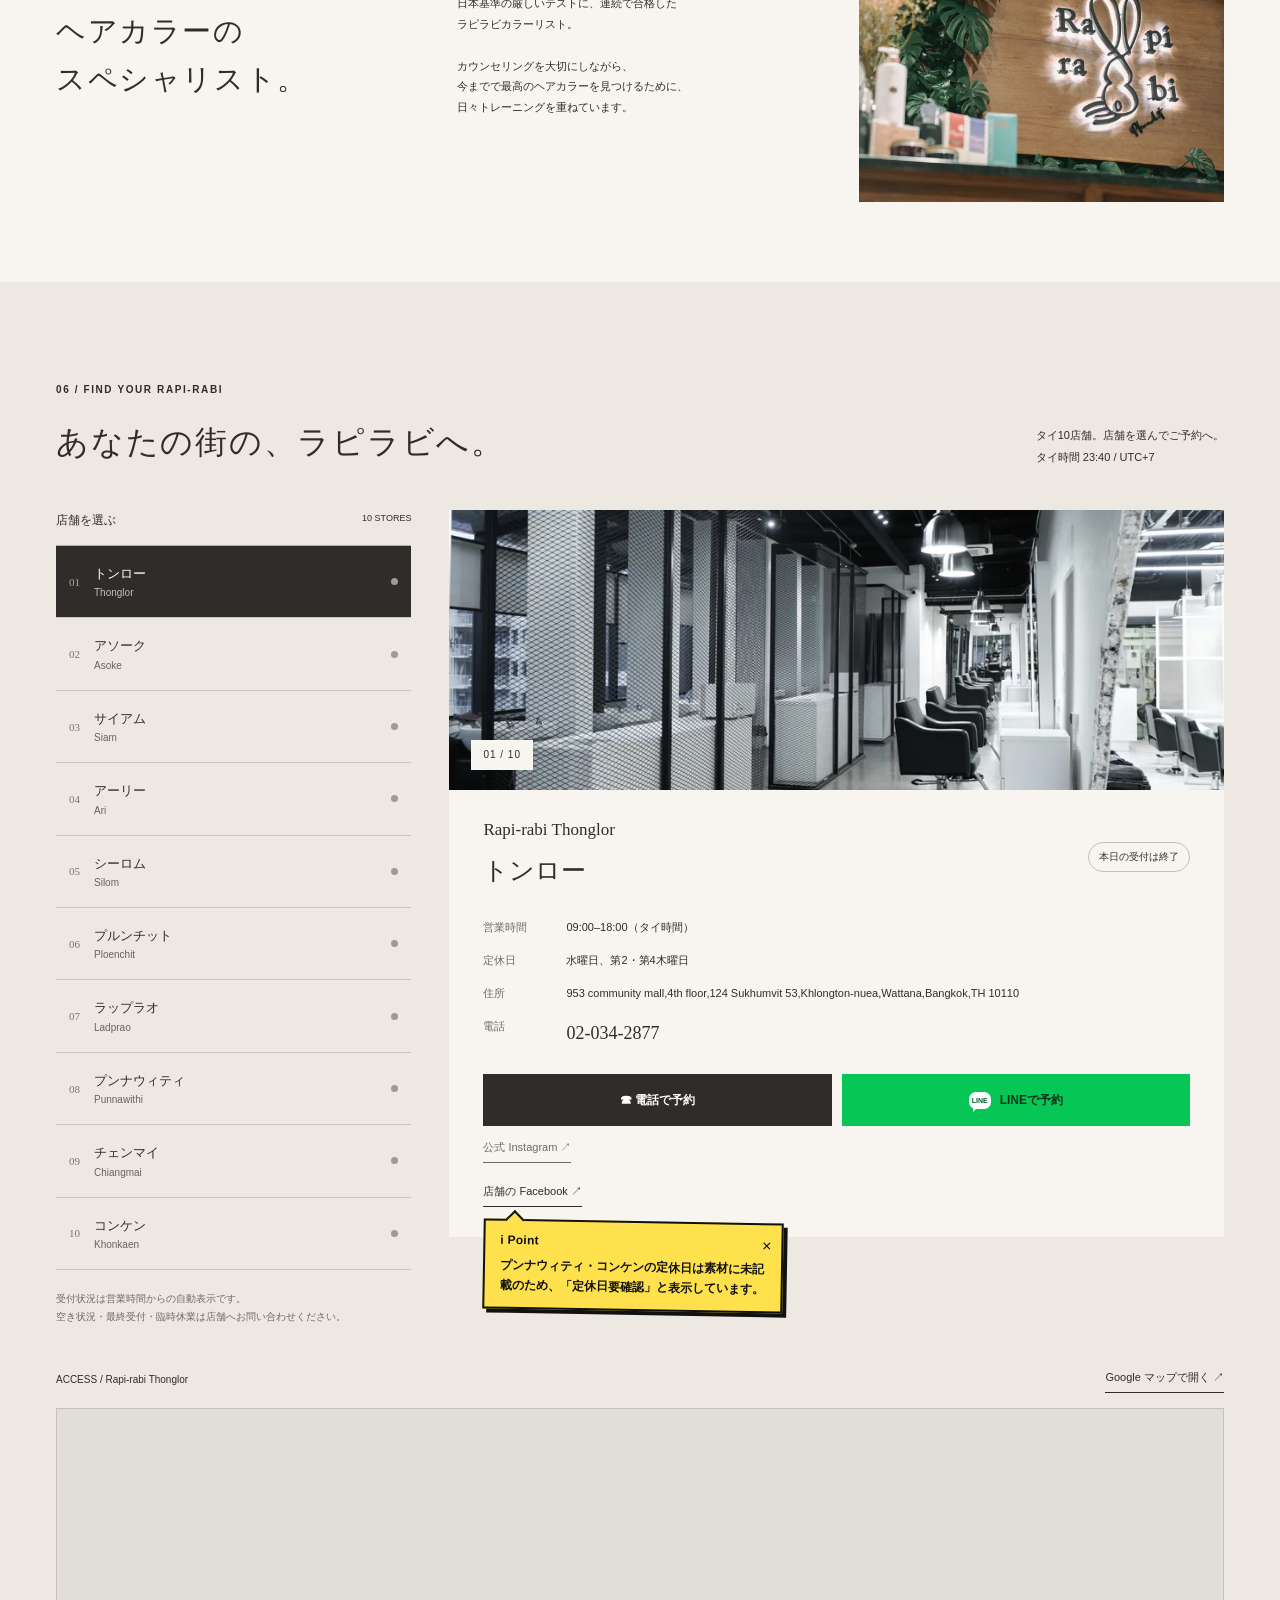
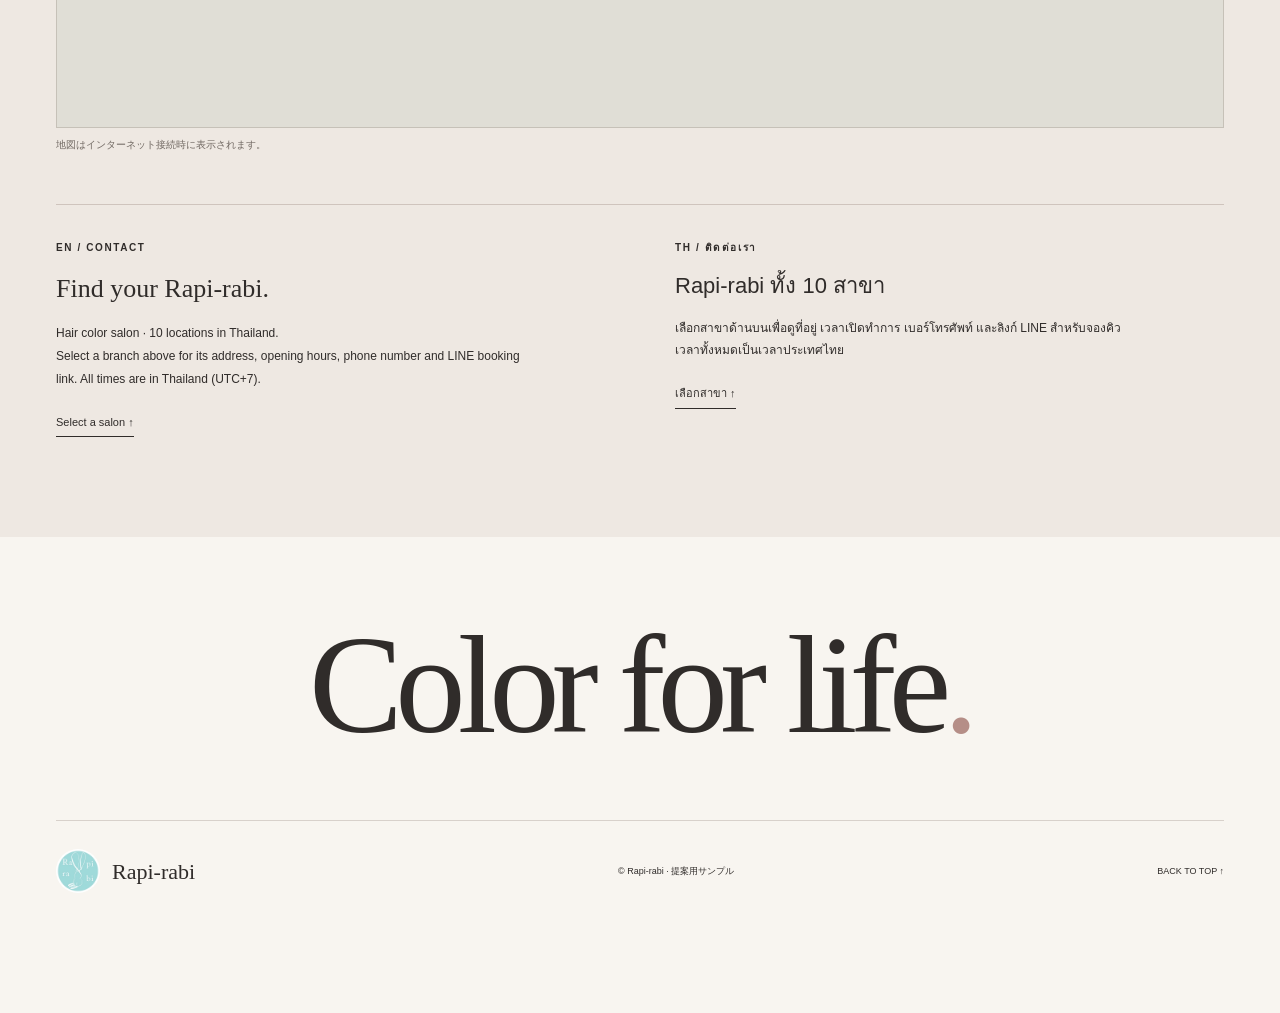
<file: proposals/N1-rapirabi-diagnosis/index.html>
<!doctype html>
<html lang="ja">
<head>
<meta charset="utf-8">
<meta name="viewport" content="width=device-width, initial-scale=1">
<meta name="robots" content="noindex, nofollow">
<meta name="theme-color" content="#f8f5f0">
<meta name="description" content="毎日をとっておきの日に。タイ10店舗のヘアカラー専門サロン Rapi-rabi の提案用サンプル。4問の似合う髪色診断から、店舗へのカラー相談へ。">
<title>Rapi-rabi — 似合う髪色診断 | 提案用サンプル</title>
<link rel="icon" href="img/logo.webp">
<link rel="stylesheet" href="css/style.css">
<script src="js/stores.js" defer></script>
<script src="js/app.js" defer></script>
<script src="js/diagnosis.js" defer></script>
</head>
<body>
<a class="skip" href="#main">本文へスキップ</a>
<div class="sample-banner">提案用サンプル（Rapi-rabi の公式サイトではありません）</div>
<header class="header wrap">
<a href="#" class="brand" aria-label="Rapi-rabi トップ"><img src="img/logo.webp" alt="" width="52" height="52"><span>Rapi-rabi<small>COLOR FOR LIFE</small></span></a>
<nav aria-label="メインナビゲーション"><a href="#diagnosis">髪色診断</a><a href="#colors">仕上がり</a><a href="#about">ラピラビについて</a><a href="#menu">メニュー</a><a href="#stores">店舗・ご予約</a></nav>
<a class="instagram" href="https://www.instagram.com/rapirabicolor_official/" target="_blank" rel="noopener noreferrer" title="Rapi-rabi 公式 Instagram">Instagram ↗<small>公式アカウント</small></a>
</header>
<main id="main">
<section class="hero wrap" aria-labelledby="hero-title">
<div class="hero-copy"><p class="eyebrow">JAPANESE HAIR COLOR SALON · THAILAND</p><h1 id="hero-title">次の私に、<br>似合う<span>色</span>を。</h1><p class="hero-description">気になる色を、あなたらしい色に。<br>4つの質問から、次のヘアカラーを見つけよう。</p>
<a class="diagnosis-start" href="#diagnosis">似合う髪色を診断する <span>約30秒 ↗</span></a>
<div class="hero-booking" id="booking-anchor"><p class="booking-label">タイ10店舗から、お近くのラピラビへ</p><div class="actions"><a class="button dark" href="#stores" data-booking="phone"><span aria-hidden="true">☎</span> 電話で予約 <span aria-hidden="true">↗</span></a><a class="button line" href="#stores" data-booking="line"><span class="line-icon" aria-hidden="true">LINE</span> LINEで予約 <span aria-hidden="true">↗</span></a></div><small>店舗を選んで、連絡先をご覧いただけます。</small></div>
</div>
<figure class="hero-visual"><img src="img/hero.webp" alt="木の仕切りと大きな鏡が並ぶ、明るいプルンチット店の店内" width="1600" height="900" fetchpriority="high"><figcaption><span>Rapi-rabi Ploenchit</span><span>06 / 10 STORES</span></figcaption><div class="hero-seal" aria-hidden="true">Color<br><em>for life.</em></div></figure>
<div class="hero-bottom"><span>HAIR COLOR, MADE FOR YOU.</span><a href="#diagnosis">FIND YOUR COLOR ↓</a></div>
</section>
<section class="diagnosis" id="diagnosis" aria-labelledby="diagnosis-title">
<div class="wrap diagnosis-layout">
<div class="diagnosis-intro"><p class="eyebrow">YOUR COLOR, YOUR STORY / 01</p><h2 id="diagnosis-title">似合う髪色診断</h2><p class="diagnosis-lead">「なんとなく」を、<br><em>この色がいい。</em>に。</p><p>今の髪と、なりたい気分。<br>4問に答えて、あなたの色のヒントを。</p>
<div class="diagnosis-palette" aria-label="髪色のイメージ"><img src="img/diagnosis-khaki.webp" width="640" height="640" alt="落ち着いたカーキブラウンの髪色イメージ" loading="lazy"><img src="img/diagnosis-milk.webp" width="640" height="640" alt="柔らかなミルクティーブラウンの髪色イメージ" loading="lazy"><img src="img/diagnosis-burgundy.webp" width="640" height="640" alt="深みのあるバーガンディの髪色イメージ" loading="lazy"></div>
<p class="diagnosis-caption" id="diagnosis-image-note">SAME PORTRAIT, DIFFERENT COLORS<br>同じ写真から広がる、髪色のイメージ。</p>
</div>
<div class="diagnosis-workspace">
<div id="quiz-panel" class="quiz-panel"><div class="quiz-meta"><span>COLOR FINDER</span><span id="quiz-count">01 / 04</span></div><div class="quiz-progress" role="progressbar" aria-label="診断の進捗" aria-valuemin="0" aria-valuemax="4" aria-valuenow="1"><span id="quiz-progress-fill"></span></div>
<form id="color-quiz"><fieldset id="quiz-fieldset"><legend id="quiz-question" tabindex="-1">今の髪の明るさは？</legend><p id="quiz-hint">今の状態に、いちばん近いものを。</p><div id="quiz-options"></div></fieldset><div class="quiz-controls"><button type="button" id="quiz-back" class="text-link" disabled>← 戻る</button><button type="submit" id="quiz-next" class="button dark" disabled>次の質問へ →</button></div></form>
<p class="quiz-private">回答はこのブラウザの中だけで判定します。<br>回答の保存・送信は行いません。</p><noscript><p>診断には JavaScript が必要です。下のカラーコレクションから色を選び、店舗にご相談いただけます。</p></noscript></div>
<div id="quiz-results" class="quiz-results" hidden><p class="eyebrow">YOUR COLOR EDIT</p><h3 id="result-title" tabindex="-1">今のあなたに、この2色。</h3><p class="result-intro">好きな色を選んで、ラピラビで相談を。</p><div id="result-cards"></div><p class="result-disclaimer" id="result-note">診断結果は色選びの目安です。髪の状態・履歴によって仕上がりや必要な施術は変わります。メニューはカウンセリングで決まります。</p><button type="button" id="quiz-restart" class="text-link">もう一度診断する ↻</button></div>
<div id="color-consult" class="color-consult" hidden><p class="eyebrow">TAKE YOUR COLOR TO THE SALON</p><h3 tabindex="-1" id="consult-title">この色で、相談しよう。</h3><label for="consult-store">1. お近くの店舗を選ぶ</label><select id="consult-store"><option value="">店舗を選択してください</option></select><label for="consult-message">2. 相談文をコピーする</label><textarea id="consult-message" rows="4" readonly></textarea><button class="button copy-button" id="copy-message" type="button">相談文をコピー</button><p id="copy-status" role="status" aria-live="polite"></p><p class="consult-instruction">3. LINEを開き、コピーした文面を貼り付けて送信</p><a class="button line" id="consult-line" aria-disabled="true" tabindex="-1" target="_blank" rel="noopener noreferrer">店舗を選ぶとLINEへ進めます ↗</a><p class="consult-footnote">LINEへの送信は、ご自身で行えます。</p></div>
</div></div></section>
<div class="brand-strip" aria-label="ラピラビの特徴"><span>600<span class="plus">+</span><small>ヘアカラー</small></span><i></i><span>10<small>タイの店舗</small></span><i></i><span class="strip-message">あなたのための、<br>オーダーメイドカラー。</span><span class="strip-tag">COLOR SPECIALIST / カットなし</span></div>
<section class="section wrap colors" id="colors" aria-labelledby="colors-title">
<div class="section-heading"><div><p class="eyebrow">02 / COLOR COLLECTION</p><h2 id="colors-title">どこにもない、<br class="mobile-only">あなたの色。</h2></div><p>ラピラビのヘアカラーコレクション。<br>なりたいイメージを、見つけて。</p></div>
<div class="color-grid">
<figure><img src="img/khaki.webp" width="560" height="699" alt="カーキブラウンのロングヘアの施術例" loading="lazy"><figcaption><span class="swatch khaki"></span><h3>Khaki brown</h3><span>01</span></figcaption></figure>
<figure><img src="img/milk-tea.webp" width="560" height="700" alt="ミルクティーカラーの施術例" loading="lazy"><figcaption><span class="swatch milk"></span><h3>Milk tea</h3><span>02</span></figcaption></figure>
<figure><img src="img/cherry.webp" width="560" height="700" alt="チェリーレッドの施術例" loading="lazy"><figcaption><span class="swatch cherry"></span><h3>Cherry red</h3><span>03</span></figcaption></figure>
<figure><img src="img/ash.webp" width="560" height="700" alt="アッシュブロンドの施術例" loading="lazy"><figcaption><span class="swatch ash"></span><h3>Ash blonde</h3><span>04</span></figcaption></figure>
</div>
<div class="collection-foot"><p id="collection-source">掲載写真はラピラビのヘアカラートレンドより。</p><a class="text-link" href="https://www.instagram.com/rapirabicolor_official/" target="_blank" rel="noopener noreferrer">Instagram を見る ↗</a></div>
<article class="trend"><img src="img/trends.webp" alt="Pantone 2026 をテーマにしたヘアカラートレンド" width="480" height="600" loading="lazy"><div><p class="eyebrow">HAIR COLOR TRENDS / 2026.02.08</p><h3>Pantone 2026<br>ヘアカラートレンド</h3><p lang="th">เทรนด์สีผมตาม Pantone 2026<br>By Rapi-rabi</p><a class="text-link" href="https://rapirabicolor.com/ja/hair-color-trends/" target="_blank" rel="noopener noreferrer">ヘアカラートレンドを見る ↗</a></div><span class="trend-word" aria-hidden="true">Color<br>journal.</span></article>
</section>
<section class="about" id="about" aria-labelledby="about-title"><div class="wrap about-grid"><div class="about-visual"><img src="img/about.webp" alt="髪を分けて見せる、ラピラビのヘアカラーデザイン" width="600" height="698" loading="lazy"><span aria-hidden="true">Made for<br><em>you.</em></span></div><div class="about-copy"><p class="eyebrow">03 / ABOUT RAPI-RABI</p><h2 id="about-title">色を楽しむ。<br>髪を大切にする。</h2><p>髪の状態をしっかり把握しながら、<br>ダメージを最小限に抑える薬剤を選ぶ。<br>それが、ラピラビのこだわりです。</p><p>約600色以上のヘアカラー薬剤を自由自在に操り、<br>ひとりひとりのためのオリジナルカラーを。<br>あなたのライフスタイルに寄り添います。</p><div class="about-facts"><div><strong>600+</strong><span>色の選択肢</span></div><div><strong>Color only</strong><span>ヘアカラー専門・カットなし</span></div></div></div></div></section>
<section class="section wrap menu" id="menu" aria-labelledby="menu-title"><div class="section-heading"><div><p class="eyebrow">04 / MENU & PRICE</p><h2 id="menu-title">なりたい色から、<br>メニューを選ぶ。</h2></div><p>ヘアカラーと、髪のためのトリートメント。<br>料金はタイバーツ（THB）です。</p></div>
<div class="menu-layout"><div class="menu-intro"><span class="serif">Color<br>your days.</span><p>根元のメンテナンスから、<br>ブリーチを使ったデザインまで。</p><a class="text-link" href="#stores">店舗を選んで相談する ↗</a></div><div class="menu-list">
<div class="menu-row"><div><h3>根元染め</h3><p>＋2ステップヘアトリートメント <span>60min</span></p></div><strong>1,700<small>฿</small></strong></div>
<div class="menu-row"><div><h3>全体染め</h3><p>＋2ステップヘアトリートメント <span>90min</span></p></div><strong>2,000<small>฿</small></strong></div>
<p class="price-note">根元染め・全体染めはセルフドライで300฿引き。<br>セルフドライ：根元 1,400฿ ／ 全体 1,700฿</p>
<div class="menu-row"><div><h3>ハイライト</h3><p>＋ディープヘアトリートメント＋ブロードライ<br>150min〜</p></div><strong>3,000<small>฿</small></strong></div>
<div class="menu-row"><div><h3>ブリーチ1回＋ヘアカラー</h3><p>＋ディープヘアトリートメント＋ブロードライ</p></div><strong>4,200<small>฿</small></strong></div>
<div class="menu-row"><div><h3>ブリーチ2回＋ヘアカラー</h3><p>＋ディープヘアトリートメント＋ブロードライ</p></div><strong>6,300<small>฿</small></strong></div>
<div class="menu-row"><div><h3>バレイヤージュ</h3><p>＋ディープヘアトリートメント＋ブロードライ</p></div><strong class="range-price">4,200–6,800<small>฿</small></strong></div>
<p class="price-note">ブリーチ1回・2回、バレイヤージュはラピラビプレミアムトリートメントSサイズ付き。バレイヤージュは希望の色とブリーチ回数によって料金が決まります。</p>
<details><summary>シャンプー・トリートメント <span>＋</span></summary><div class="other-row"><span>シャンプー＋ディープヘアトリートメント＋ブロードライ</span><b>1,000฿</b></div><div class="other-row"><span>シャンプー＋ブロードライ</span><b>400฿</b></div><div class="other-row"><span>シャンプー＋ディープヘアトリートメント（セルフドライ）</span><b>700฿</b></div></details>
<p class="price-note" id="price-source">2025年6月21日からの価格改定と、メニューページの掲載内容を反映しています。<a href="img/prices.webp" target="_blank">価格改定のお知らせを見る ↗</a></p>
</div></div></section>
<section class="colorists wrap" id="colorists"><p class="eyebrow">05 / OUR COLORISTS</p><div><h2>ヘアカラーの<br>スペシャリスト。</h2><p>日本基準の厳しいテストに、連続で合格した<br>ラピラビカラーリスト。<br><br>カウンセリングを大切にしながら、<br>今までで最高のヘアカラーを見つけるために、<br>日々トレーニングを重ねています。</p><img src="img/salon-detail.webp" width="900" height="506" alt="Rapi-rabi のロゴが飾られたプルンチット店の受付" loading="lazy"></div></section>
<section class="section stores" id="stores" aria-labelledby="stores-title"><div class="wrap"><div class="section-heading"><div><p class="eyebrow">06 / FIND YOUR RAPI-RABI</p><h2 id="stores-title" tabindex="-1">あなたの街の、ラピラビへ。</h2></div><p>タイ10店舗。店舗を選んでご予約へ。<br><span id="thai-clock">営業時間はタイ時間（UTC+7）</span></p></div>
<div class="store-layout"><div class="store-picker"><p class="picker-label">店舗を選ぶ <span>10 STORES</span></p><div id="store-buttons" aria-label="店舗一覧"></div><p class="store-help">受付状況は営業時間からの自動表示です。<br>空き状況・最終受付・臨時休業は店舗へお問い合わせください。</p></div>
<article class="store-detail" id="store-detail"><div class="store-photo"><img id="store-image" src="img/store-thonglor.webp" alt="トンロー店の店内" width="900" height="600" loading="lazy"><span class="store-number" id="store-number">01 / 10</span></div><div class="store-info"><div class="store-name"><div><p id="store-en">Rapi-rabi Thonglor</p><h3 id="store-name">トンロー</h3></div><span id="store-status" class="status" aria-live="polite">営業時間を確認中</span></div><dl><dt>営業時間</dt><dd id="store-hours">09:00–18:00（タイ時間）</dd><dt>定休日</dt><dd id="store-closed">水曜日、第2・第4木曜日</dd><dt>住所</dt><dd id="store-address">953 community mall,4th floor,124 Sukhumvit 53,Khlongton-nuea,Wattana,Bangkok,TH 10110</dd><dt>電話</dt><dd><a id="store-phone" href="tel:+6620342877">02-034-2877</a></dd></dl><div class="actions store-actions"><a class="button dark" id="store-call" href="tel:+6620342877">☎ 電話で予約</a><a class="button line" id="store-line" href="https://lin.ee/3SZMFL3" target="_blank" rel="noopener noreferrer" aria-label="トンロー店のLINEで予約"><span class="line-icon" aria-hidden="true">LINE</span> LINEで予約</a></div><p class="contact-note"><a class="text-link" href="https://www.instagram.com/rapirabicolor_official/" target="_blank" rel="noopener noreferrer">公式 Instagram ↗</a></p><a class="text-link" id="store-facebook" href="https://www.facebook.com/rapirabi.thonglor" target="_blank" rel="noopener noreferrer">店舗の Facebook ↗</a></div></article></div>
<div class="map-heading"><p id="map-caption">ACCESS / Rapi-rabi Thonglor</p><a class="text-link" id="map-link" href="https://www.google.com/maps?q=13.731595,100.578427" target="_blank" rel="noopener noreferrer">Google マップで開く ↗</a></div>
<div class="map-wrap"><iframe id="store-map" title="Rapi-rabi Thonglor の Google マップ" src="https://www.google.com/maps?q=13.731595,100.578427&amp;z=17&amp;output=embed" loading="lazy" referrerpolicy="no-referrer-when-downgrade" allowfullscreen></iframe></div><p class="map-note">地図はインターネット接続時に表示されます。</p>
<noscript><p>店舗の切り替えと受付状況の表示には JavaScript が必要です。</p></noscript>
<div class="international"><div lang="en"><p class="eyebrow">EN / CONTACT</p><h3>Find your Rapi-rabi.</h3><p>Hair color salon · 10 locations in Thailand.<br>Select a branch above for its address, opening hours, phone number and LINE booking link. All times are in Thailand (UTC+7).</p><a class="text-link" href="#store-buttons">Select a salon ↑</a></div><div lang="th"><p class="eyebrow">TH / ติดต่อเรา</p><h3>Rapi-rabi ทั้ง 10 สาขา</h3><p>เลือกสาขาด้านบนเพื่อดูที่อยู่ เวลาเปิดทำการ เบอร์โทรศัพท์ และลิงก์ LINE สำหรับจองคิว เวลาทั้งหมดเป็นเวลาประเทศไทย</p><a class="text-link" href="#store-buttons">เลือกสาขา ↑</a></div></div>
</div></section>
</main>
<footer class="wrap footer"><div class="footer-word">Color for life<span>.</span></div><div class="footer-bottom"><a href="#" class="brand"><img src="img/logo.webp" alt="" width="44" height="44"><span>Rapi-rabi</span></a><span>© Rapi-rabi · 提案用サンプル</span><a href="#main">BACK TO TOP ↑</a></div></footer>
<div class="booking-dock" aria-label="予約へのショートカット"><span>FIND YOUR SALON<small>タイ10店舗から選ぶ</small></span><a class="button dark" href="#stores" data-booking="phone">☎ 電話で予約</a><a class="button line" href="#stores" data-booking="line"><span class="line-icon" aria-hidden="true">LINE</span> LINEで予約</a></div>
<script type="application/ld+json" id="salon-schema">{"@context": "https://schema.org", "@graph": [{"@type": "HairSalon", "@id": "#store-thonglor", "name": "Rapi-rabi Thonglor", "telephone": "+6620342877", "address": "953 community mall,4th floor,124 Sukhumvit 53,Khlongton-nuea,Wattana,Bangkok,TH 10110", "description": "ヘアカラー専門（カットなし）。営業時間 09:00–18:00。定休日：水曜日、第2・第4木曜日。", "sameAs": ["https://www.facebook.com/rapirabi.thonglor", "https://lin.ee/3SZMFL3", "https://www.instagram.com/rapirabicolor_official/"], "geo": {"@type": "GeoCoordinates", "latitude": 13.731595, "longitude": 100.578427}}, {"@type": "HairSalon", "@id": "#store-asoke", "name": "Rapi-rabi Asoke", "telephone": "+6620068080", "address": "235/10 Green Connect Sukhumvit 31(Soi Sawasdee), Khlong Toey Nuea, Wattana, Bangkok, TH 10110", "description": "ヘアカラー専門（カットなし）。営業時間 10:00–19:00。定休日：水曜日、第2・第4木曜日。", "sameAs": ["https://www.facebook.com/rapirabi.color31", "https://lin.ee/jR5P8Oo", "https://www.instagram.com/rapirabicolor_official/"], "geo": {"@type": "GeoCoordinates", "latitude": 13.742556, "longitude": 100.567656}}, {"@type": "HairSalon", "@id": "#store-siam", "name": "Rapi-rabi Siam", "telephone": "+6620465540", "address": "3rd floor,240/1 Siam Square Soi 2*ขึ้นบันไดฝั่งลิโด้ ,Pathum Wan, Bangkok 10330", "description": "ヘアカラー専門（カットなし）。営業時間 11:00–20:00。定休日：水曜日、第2・第4木曜日。", "sameAs": ["https://www.facebook.com/rapirabi.siam", "https://lin.ee/9sjfXY3", "https://www.instagram.com/rapirabicolor_official/"], "geo": {"@type": "GeoCoordinates", "latitude": 13.745026, "longitude": 100.532143}}, {"@type": "HairSalon", "@id": "#store-ari", "name": "Rapi-rabi Ari", "telephone": "+6620005077", "address": "3rd floor 5/4 Phahon Yothin 5, Samsen Nai, Phaya Thai, Bangkok, Thailand 10400", "description": "ヘアカラー専門（カットなし）。営業時間 10:00–19:00。定休日：水曜日、第2・第4木曜日。", "sameAs": ["https://www.facebook.com/rapirabi.ari", "https://lin.ee/YPVABBi", "https://www.instagram.com/rapirabicolor_official/"], "geo": {"@type": "GeoCoordinates", "latitude": 13.780887, "longitude": 100.544625}}, {"@type": "HairSalon", "@id": "#store-silom", "name": "Rapi-rabi Silom", "telephone": "+6620753388", "address": "35 Soi Phipat 2 Silom, Bangrak, Bangkok, Thailand 10500", "description": "ヘアカラー専門（カットなし）。営業時間 10:00–19:00。定休日：水曜日、第2・第4木曜日。", "sameAs": ["https://www.facebook.com/rapirabisilom/", "https://lin.ee/e8FR1KKB", "https://www.instagram.com/rapirabicolor_official/"], "geo": {"@type": "GeoCoordinates", "latitude": 13.7249, "longitude": 100.532513}}, {"@type": "HairSalon", "@id": "#store-ploenchit", "name": "Rapi-rabi Ploenchit", "telephone": "+6620402199", "address": "Mahatun Plaza Building, 2nd floor 888/36-39 Lumphini, Pathum Wan, Bangkok 10330", "description": "ヘアカラー専門（カットなし）。営業時間 11:00–20:00。定休日：水曜日、第2・第4木曜日。", "sameAs": ["https://www.facebook.com/rapirabi.ploenchit", "https://lin.ee/JyG0VFN", "https://www.instagram.com/rapirabicolor_official/"], "geo": {"@type": "GeoCoordinates", "latitude": 13.741675, "longitude": 100.549019}}, {"@type": "HairSalon", "@id": "#store-ladprao", "name": "Rapi-rabi Ladprao", "telephone": "+6620705505", "address": "243/199 2nd floor soi ladprao 1,ladprao road,jompon,jatujak,bkk 10900", "description": "ヘアカラー専門（カットなし）。営業時間 10:00–19:00。定休日：水曜日、第2・第4木曜日。", "sameAs": ["https://www.facebook.com/rapirabi.ladprao", "https://lin.ee/lIP7qka", "https://www.instagram.com/rapirabicolor_official/"], "geo": {"@type": "GeoCoordinates", "latitude": 13.813121, "longitude": 100.562752}}, {"@type": "HairSalon", "@id": "#store-punnawithi", "name": "Rapi-rabi Punnawithi", "telephone": "+6620058055", "address": "Rapi-rabi punnawithi,5th floor,2292 Sukhumvit Rd, Phra Khanong Tai, Phra Khanong, Bangkok 10260", "description": "ヘアカラー専門（カットなし）。営業時間 11:00–20:00。定休日は素材に記載なし。", "sameAs": ["https://www.facebook.com/rapirabi.punnawithi", "https://lin.ee/DgyvLhV", "https://www.instagram.com/rapirabicolor_official/"], "geo": {"@type": "GeoCoordinates", "latitude": 13.688434, "longitude": 100.609185}}, {"@type": "HairSalon", "@id": "#store-chiangmai", "name": "Rapi-rabi Chiangmai", "telephone": "+6652082901", "address": "1/1-1/5 One Nimman #B201,Suthep,Mueang Chiangmai,Chiangmai,50200", "description": "ヘアカラー専門（カットなし）。営業時間 11:00–20:00。定休日：水曜日、第2・第4木曜日。", "sameAs": ["https://www.facebook.com/rapirabi.chiangmai", "https://lin.ee/R91jKeY", "https://www.instagram.com/rapirabicolor_official/"], "geo": {"@type": "GeoCoordinates", "latitude": 18.800401, "longitude": 98.967881}}, {"@type": "HairSalon", "@id": "#store-khonkaen", "name": "Rapi-rabi Khonkaen", "telephone": "+6643004699", "address": "Rapirabi khonkaen,97/1 Ruen Rom Rd, Nai Mueang, Mueang Khon Kaen District, Khon Kaen 40000", "description": "ヘアカラー専門（カットなし）。営業時間 11:00–20:00。定休日は素材に記載なし。", "sameAs": ["https://www.facebook.com/rapirabi.khonkaen", "https://lin.ee/XjVS2tw", "https://www.instagram.com/rapirabicolor_official/"], "geo": {"@type": "GeoCoordinates", "latitude": 16.425426, "longitude": 102.832042}}]}</script>
<script src="js/notes.js" defer></script>
</body>
</html>
</file>
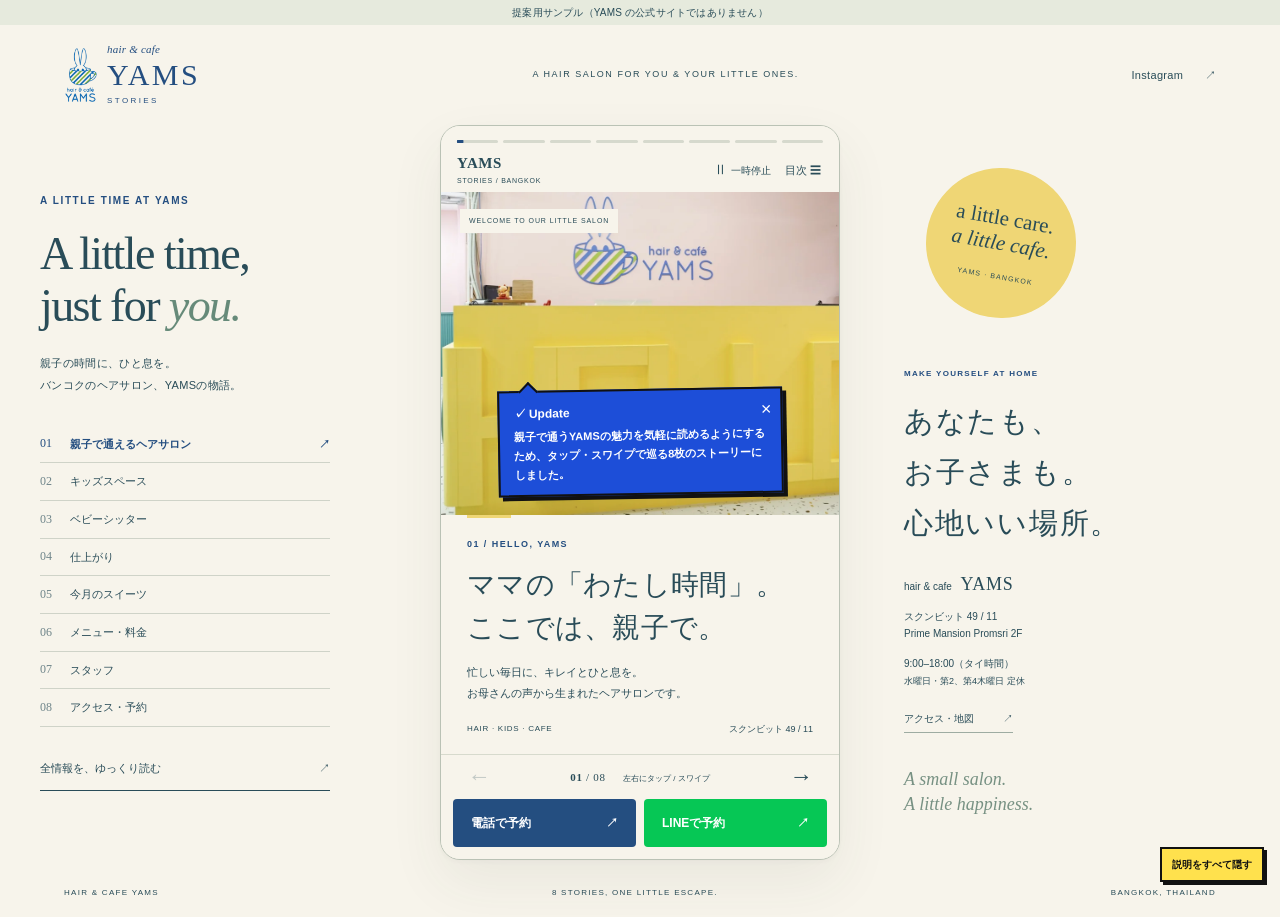
<file: proposals/N2-yams-stories/index.html>
<!doctype html>
<html lang="ja">
<head>
  <meta charset="utf-8">
  <meta name="viewport" content="width=device-width, initial-scale=1, viewport-fit=cover">
  <meta name="robots" content="noindex, nofollow">
  <meta name="description" content="親子で通えるバンコクのヘアサロン YAMS。8つのストーリーで、お店の時間をご紹介する提案用サンプル。">
  <meta name="theme-color" content="#f7f4eb">
  <title>YAMS STORIES｜親子の時間に、ひと息を。</title>
  <link rel="stylesheet" href="css/stories.css">
  <script src="js/main.js" defer></script>
  <script src="js/notes.js" defer></script>
</head>
<body class="story-page">
  <a class="skip-link" href="#story">ストーリーへスキップ</a>
  <div class="sample-banner">提案用サンプル（YAMS の公式サイトではありません）</div>
  <header class="site-header">
    <a class="brand" href="index.html" aria-label="YAMS ホーム"><img src="img/logo.webp" width="42" height="67" alt=""><span><small>hair & cafe</small>YAMS<span class="brand-story">STORIES</span></span></a>
    <p class="header-tag">A HAIR SALON FOR YOU & YOUR LITTLE ONES.</p>
    <a class="instagram" href="https://www.instagram.com/yamshair/" target="_blank" rel="noopener noreferrer">Instagram <span aria-hidden="true">↗</span></a>
  </header>
  <main class="story-layout">
    <aside class="intro-panel" aria-label="ストーリーの目次">
      <p class="eyebrow">A LITTLE TIME AT YAMS</p>
      <h1>A little time,<br>just for <em>you.</em></h1>
      <p class="intro-copy">親子の時間に、ひと息を。<br>バンコクのヘアサロン、YAMSの物語。</p>
      <nav class="chapter-list" aria-label="読むストーリーを選ぶ">
        <a href="#welcome" data-go="0"><span>01</span> 親子で通えるヘアサロン <i>↗</i></a>
        <a href="#kids" data-go="1"><span>02</span> キッズスペース <i>↗</i></a>
        <a href="#baby" data-go="2"><span>03</span> ベビーシッター <i>↗</i></a>
        <a href="#style" data-go="3"><span>04</span> 仕上がり <i>↗</i></a>
        <a href="#sweets" data-go="4"><span>05</span> 今月のスイーツ <i>↗</i></a>
        <a href="#menu" data-go="5"><span>06</span> メニュー・料金 <i>↗</i></a>
        <a href="#team" data-go="6"><span>07</span> スタッフ <i>↗</i></a>
        <a href="#visit" data-go="7"><span>08</span> アクセス・予約 <i>↗</i></a>
      </nav>
      <a class="all-info" href="full.html">全情報を、ゆっくり読む <span>↗</span></a>
    </aside>

    <section class="story-device" id="story" aria-label="YAMSの8つのストーリー" aria-roledescription="カルーセル" tabindex="-1">
      <div class="story-top">
        <div class="progress" aria-label="ストーリーの進捗">
          <button type="button" data-go="0" aria-label="1枚目：親子で通えるヘアサロン"><span></span></button>
          <button type="button" data-go="1" aria-label="2枚目：キッズスペース"><span></span></button>
          <button type="button" data-go="2" aria-label="3枚目：ベビーシッター"><span></span></button>
          <button type="button" data-go="3" aria-label="4枚目：仕上がり"><span></span></button>
          <button type="button" data-go="4" aria-label="5枚目：今月のスイーツ"><span></span></button>
          <button type="button" data-go="5" aria-label="6枚目：メニュー"><span></span></button>
          <button type="button" data-go="6" aria-label="7枚目：スタッフ"><span></span></button>
          <button type="button" data-go="7" aria-label="8枚目：アクセス・予約"><span></span></button>
        </div>
        <div class="story-toolbar"><span class="story-byline">YAMS <small>STORIES / BANGKOK</small></span><button type="button" id="playback" aria-label="自動再生を一時停止">Ⅱ <span>一時停止</span></button><button type="button" id="contents-open" aria-haspopup="dialog">目次 <span aria-hidden="true">☰</span></button></div>
      </div>
      <div class="story-stage" id="story-stage">
        <article class="story-card welcome is-active" id="welcome" data-title="親子で通えるヘアサロン" aria-label="1 / 8 親子で通えるヘアサロン">
          <div class="card-photo"><img src="img/hero.webp" alt="黄色いカウンターとミント・ピンクの壁が迎えるYAMSの受付" width="1400" height="764" fetchpriority="high"><span class="photo-tag">WELCOME TO OUR LITTLE SALON</span></div>
          <div class="card-copy"><p class="eyebrow">01 / HELLO, YAMS</p><h2>ママの「わたし時間」。<br>ここでは、親子で。</h2><p>忙しい毎日に、キレイとひと息を。<br>お母さんの声から生まれたヘアサロンです。</p><span class="copy-foot">HAIR · KIDS · CAFE <span>スクンビット 49 / 11</span></span></div>
        </article>
        <article class="story-card kids" id="kids" data-title="キッズスペース" aria-label="2 / 8 キッズスペース" hidden>
          <div class="card-photo"><img src="img/kids-room.webp" alt="雲柄の天井とカラフルな柵のあるキッズスペース" width="860" height="600"><span class="photo-tag">LITTLE ONES, BIG SMILES.</span></div>
          <div class="card-copy"><p class="eyebrow">02 / KIDS’ ROOM</p><h2>すぐそばにいる。<br>それだけで、安心。</h2><p>お子さまに目が届く、親子専用のお部屋。<br>周りを気にせず、髪を整える時間を。</p><a class="card-link" href="full.html#kids">親子のお部屋を詳しく <span>↗</span></a></div>
        </article>
        <article class="story-card baby" id="baby" data-title="ベビーシッター" aria-label="3 / 8 ベビーシッター" hidden>
          <div class="card-photo"><img src="img/baby-space.webp" alt="ベビーベッドと子ども用テーブルを備えたキッズルーム" width="860" height="600"><span class="photo-tag">A HELPING HAND, ALWAYS NEAR.</span></div>
          <div class="card-copy"><p class="eyebrow">03 / BABY & YOU</p><h2>小さなきみも、<br>いっしょにどうぞ。</h2><p>ベビーシッターが常駐し、施術中もお世話。<br>ベビーベッド・おむつ替え台もご用意しています。</p><a class="card-link" href="full.html#kids">赤ちゃんとのご来店について <span>↗</span></a></div>
        </article>
        <article class="story-card style" id="style" data-title="仕上がり" aria-label="4 / 8 仕上がり" hidden>
          <div class="card-photo style-pair"><img src="img/style-medium.webp" alt="肩下までのストレートヘアの仕上がり" width="400" height="500"><img src="img/style-long.webp" alt="毛先に動きのあるロングヘアの仕上がり" width="400" height="710"><span class="photo-tag">YOUR EVERYDAY, A LITTLE LOVELIER.</span></div>
          <div class="card-copy"><p class="eyebrow">04 / YOUR NEW HAIR</p><h2>鏡を見るのが、<br>楽しみになる髪へ。</h2><p>キレイでいたい気持ちを、応援。<br>日々の過ごしやすさも考えたスタイルをご提案。</p><a class="card-link" href="https://www.instagram.com/yamshair/" target="_blank" rel="noopener noreferrer">Instagramで仕上がりを見る <span>↗</span></a></div>
        </article>
        <article class="story-card sweets" id="sweets" data-title="今月のスイーツ" aria-label="5 / 8 今月のスイーツ" hidden>
          <div class="card-photo"><img src="img/sweets.webp" alt="小さなケーキと冷たいお茶。2026年9月のスイーツ紹介" width="720" height="720"><span class="photo-tag">A SWEET LITTLE BREAK.</span></div>
          <div class="card-copy"><p class="eyebrow">05 / HAIR & CAFE</p><h2>キレイのあとは、<br>甘い、ひと息。</h2><p>今月のスイーツと、くつろぎの時間。<br>サロンで過ごすひと時が、リラクゼーションに。</p><p class="source-date">2026年9月の掲載内容 / 現在の提供内容とは異なる場合があります。</p></div>
        </article>
        <article class="story-card menu" id="menu" data-title="メニュー・料金" aria-label="6 / 8 メニュー・料金" hidden>
          <div class="card-photo"><img src="img/salon.webp" alt="ミント色の壁にピンクの椅子が並ぶサロン" width="850" height="645"><span class="photo-tag">GOOD HAIR, GOOD DAY.</span></div>
          <div class="card-copy"><p class="eyebrow">06 / MENU & PRICE</p><h2>親子で、キレイに。</h2><dl class="story-prices"><div><dt>癒しのカット</dt><dd>1,500 <small>THB</small></dd></div><div><dt>キッズカット <small>シャンプー込み</small></dt><dd>600 <small>THB</small></dd></div><div><dt>美容液カラー</dt><dd>1,700〜 <small>THB</small></dd></div></dl><a class="card-link" href="full.html#menu">全メニュー・料金を読む <span>↗</span></a></div>
        </article>
        <article class="story-card team" id="team" data-title="スタッフ" aria-label="7 / 8 スタッフ" hidden>
          <div class="card-photo team-photo"><div class="team-grid"><figure><img src="img/daisuke.webp" alt="DAISUKEの紹介イラスト" width="360" height="360"><figcaption>DAISUKE</figcaption></figure><figure><img src="img/eri.webp" alt="Eriの紹介イラスト" width="360" height="482"><figcaption>Eri</figcaption></figure><figure><img src="img/hitomi.webp" alt="HITOMIの紹介イラスト" width="360" height="482"><figcaption>HITOMI</figcaption></figure><figure><img src="img/susu.webp" alt="Susuの紹介イラスト" width="360" height="482"><figcaption>Susu</figcaption></figure><figure><img src="img/ink.webp" alt="Inkの紹介イラスト" width="360" height="482"><figcaption>Ink</figcaption></figure></div></div>
          <div class="card-copy"><p class="eyebrow">07 / MEET THE TEAM</p><h2>いつもの笑顔で、<br>お待ちしています。</h2><p>小さなお子さまとのご来店も、<br>YAMSのスタッフにおまかせください。</p><a class="card-link" href="full.html#staff">スタッフ紹介を見る <span>↗</span></a></div>
        </article>
        <article class="story-card visit" id="visit" data-title="アクセス・予約" aria-label="8 / 8 アクセス・予約" hidden>
          <div class="card-photo"><img src="img/kids-seat.webp" alt="キッズスペースのすぐそばにある親子専用のお席" width="860" height="600"><span class="photo-tag">SEE YOU AT YAMS.</span></div>
          <div class="card-copy"><p class="eyebrow">08 / YOUR NEXT LITTLE BREAK</p><h2>次のひと息は、YAMSで。</h2><p>スクンビット 49 / 11<br>Prime Mansion Promsri 2階 · 駐車場完備</p><p class="visit-hours">9:00–18:00（タイ時間）<br>定休日：水曜日、第2・第4木曜日</p><a class="card-link" href="full.html#access">地図・店舗情報を読む <span>↗</span></a><a class="card-link secondary-link" href="full.html">全情報をまとめて読む <span>↗</span></a></div>
        </article>
      </div>
      <div class="story-navigation"><button type="button" id="previous" aria-label="前のストーリー">←</button><span><b id="story-count">01</b> / 08 <small id="gesture-hint">左右にタップ / スワイプ</small></span><button type="button" id="next" aria-label="次のストーリー">→</button></div>
      <div class="booking" aria-label="いつでも予約"><a class="phone" href="tel:+6621634973"><span>電話で予約</span><span aria-hidden="true">↗</span></a><a class="line" href="https://line.me/R/ti/p/%40qai5573z" target="_blank" rel="noopener noreferrer"><span>LINEで予約</span><span aria-hidden="true">↗</span></a></div>
      <p id="story-announcement" class="sr-only" aria-live="off" aria-atomic="true"></p>
    </section>

    <aside class="visit-panel" aria-label="店舗情報">
      <div class="round-note">a little care.<br><em>a little cafe.</em><span>YAMS · BANGKOK</span></div>
      <p class="eyebrow">MAKE YOURSELF AT HOME</p>
      <h2>あなたも、<br>お子さまも。<br>心地いい場所。</h2>
      <div class="salon-details"><p>hair & cafe <strong>YAMS</strong></p><p>スクンビット 49 / 11<br>Prime Mansion Promsri 2F</p><p>9:00–18:00（タイ時間）<br><small>水曜日・第2、第4木曜日 定休</small></p><a href="full.html#access">アクセス・地図 <span>↗</span></a></div>
      <p class="side-footer">A small salon.<br>A little happiness.</p>
    </aside>
  </main>
  <footer class="desktop-footer"><span>HAIR & CAFE YAMS</span><span>8 STORIES, ONE LITTLE ESCAPE.</span><span>BANGKOK, THAILAND</span></footer>
  <dialog id="contents-dialog" aria-labelledby="contents-title"><div class="dialog-heading"><p class="eyebrow">EXPLORE YAMS</p><button type="button" id="contents-close" aria-label="目次を閉じる">×</button></div><h2 id="contents-title">気になるお話から。</h2><nav class="dialog-chapters" aria-label="ストーリーの目次"></nav><a class="all-info" href="full.html">全情報を、ゆっくり読む <span>↗</span></a></dialog>
  <noscript><div class="no-script">ストーリーの操作にはJavaScriptを使用します。<a href="full.html">全情報はこちらで読めます →</a></div></noscript>
</body>
</html>
</file>
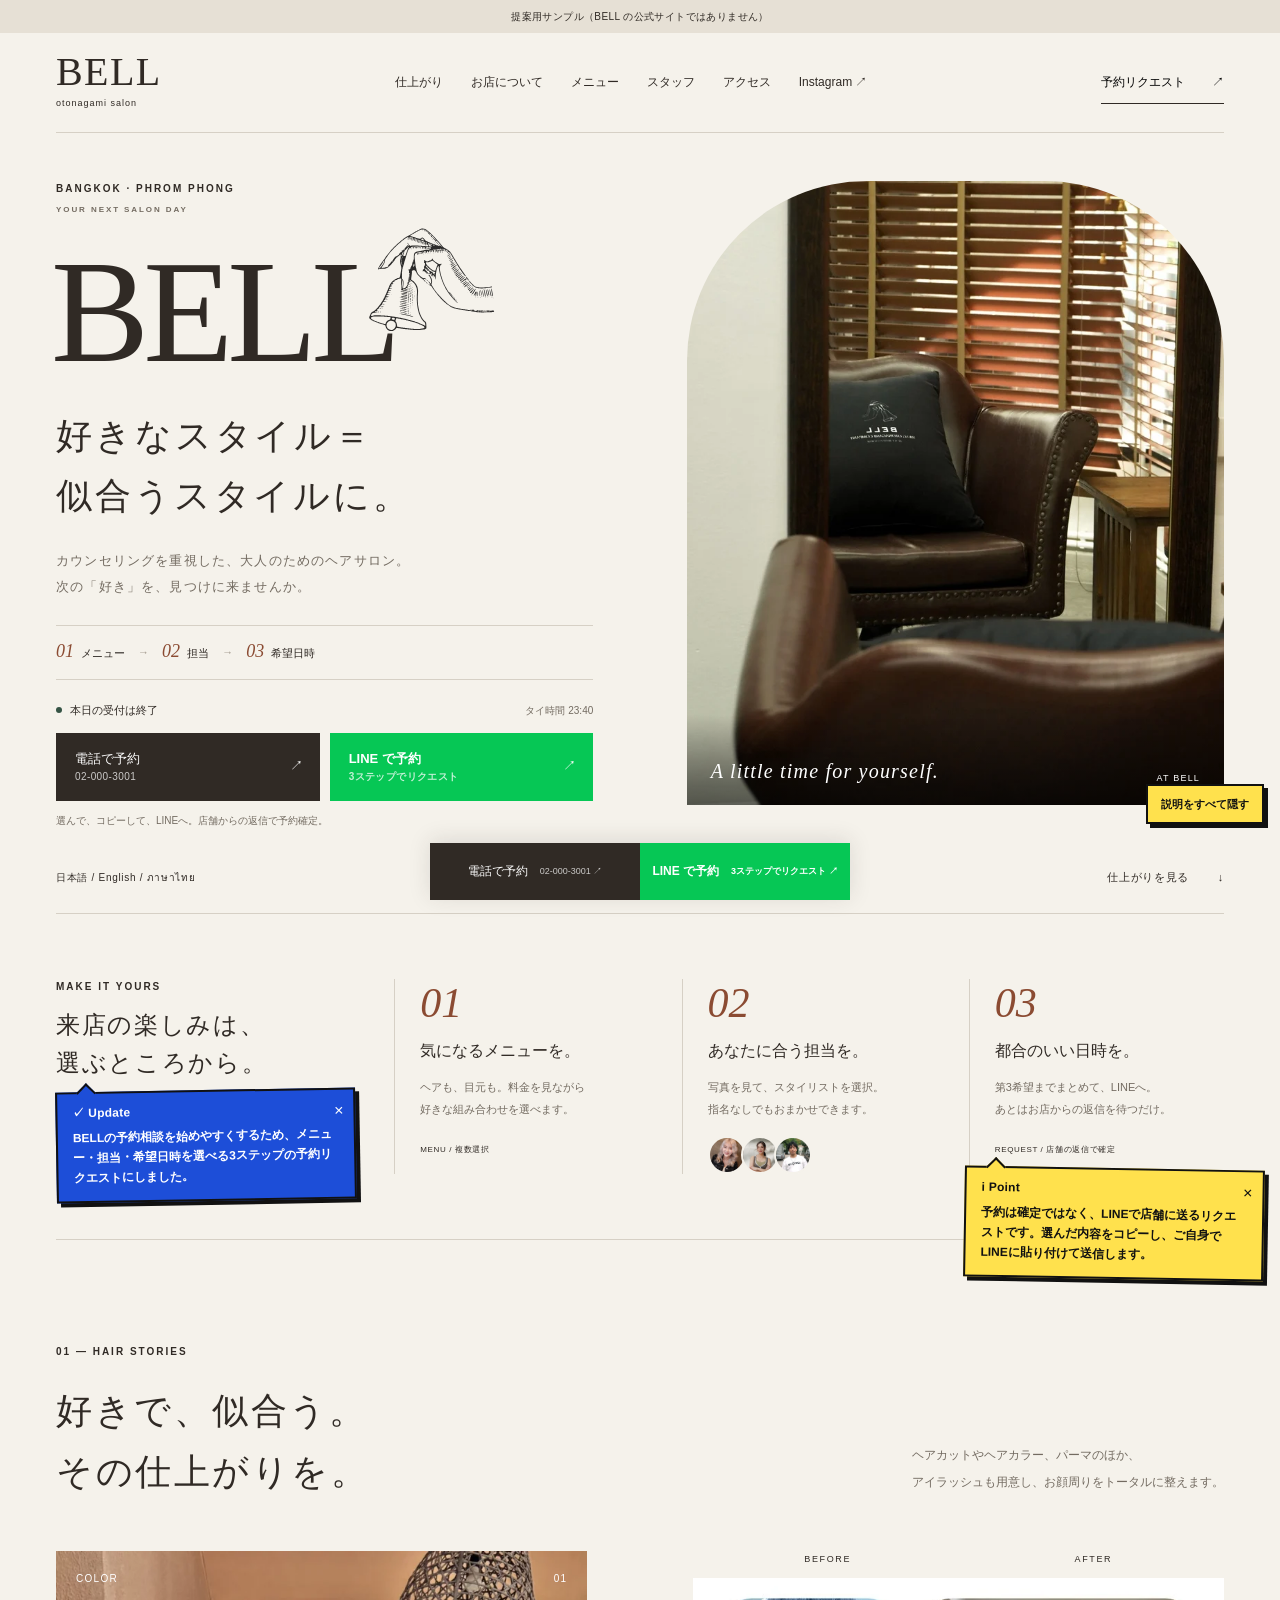
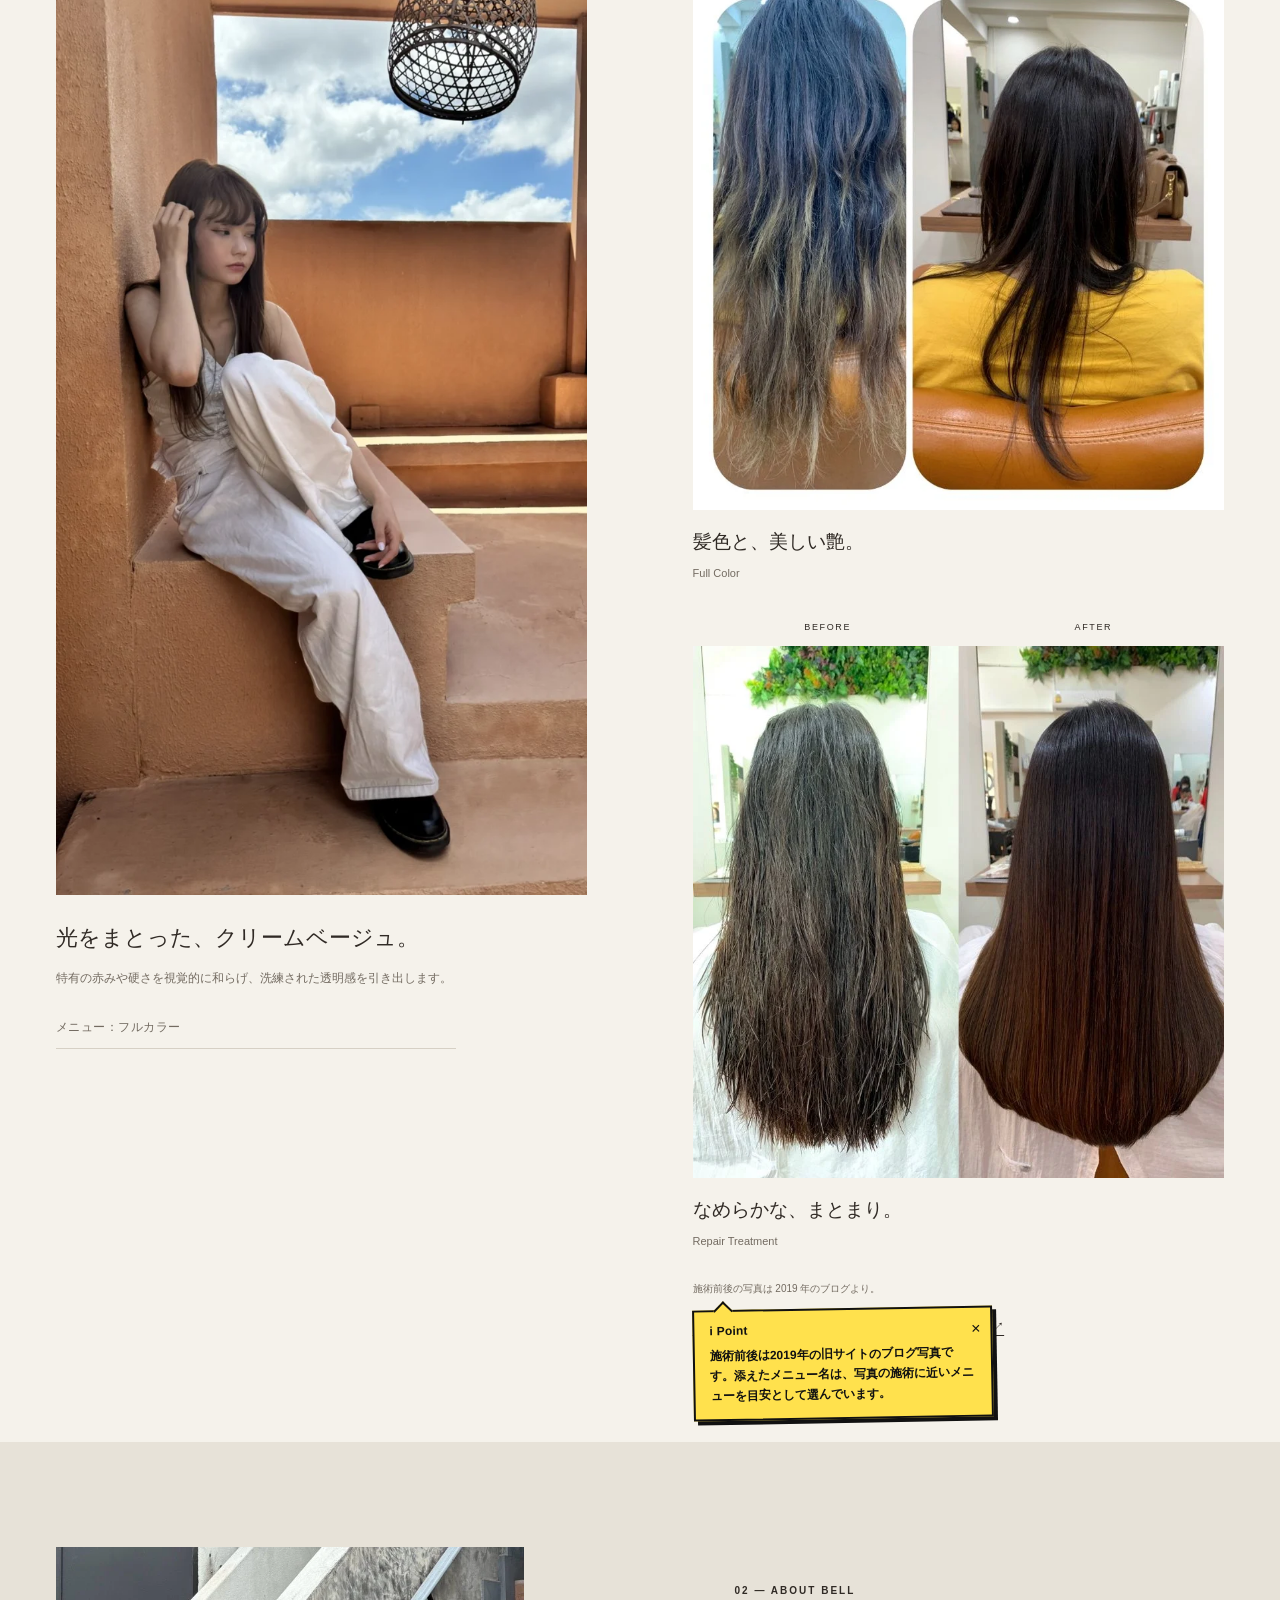
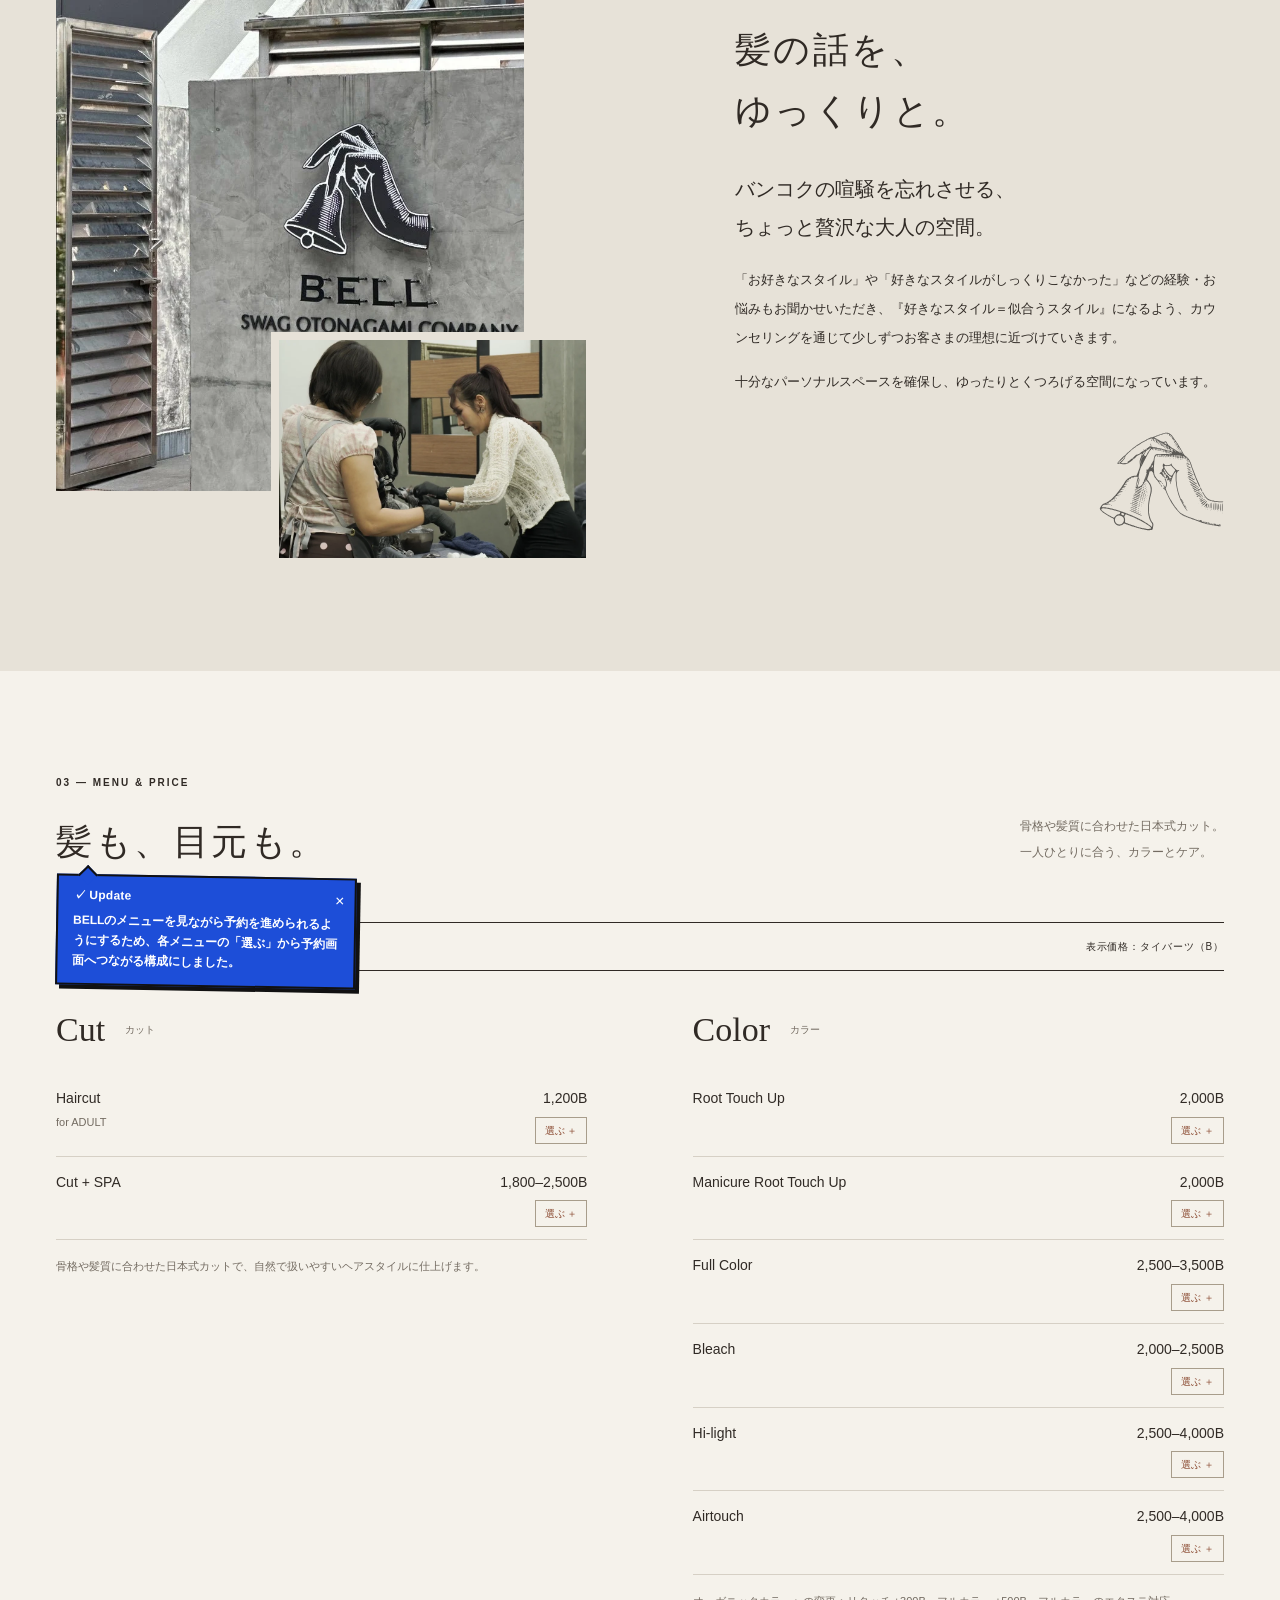
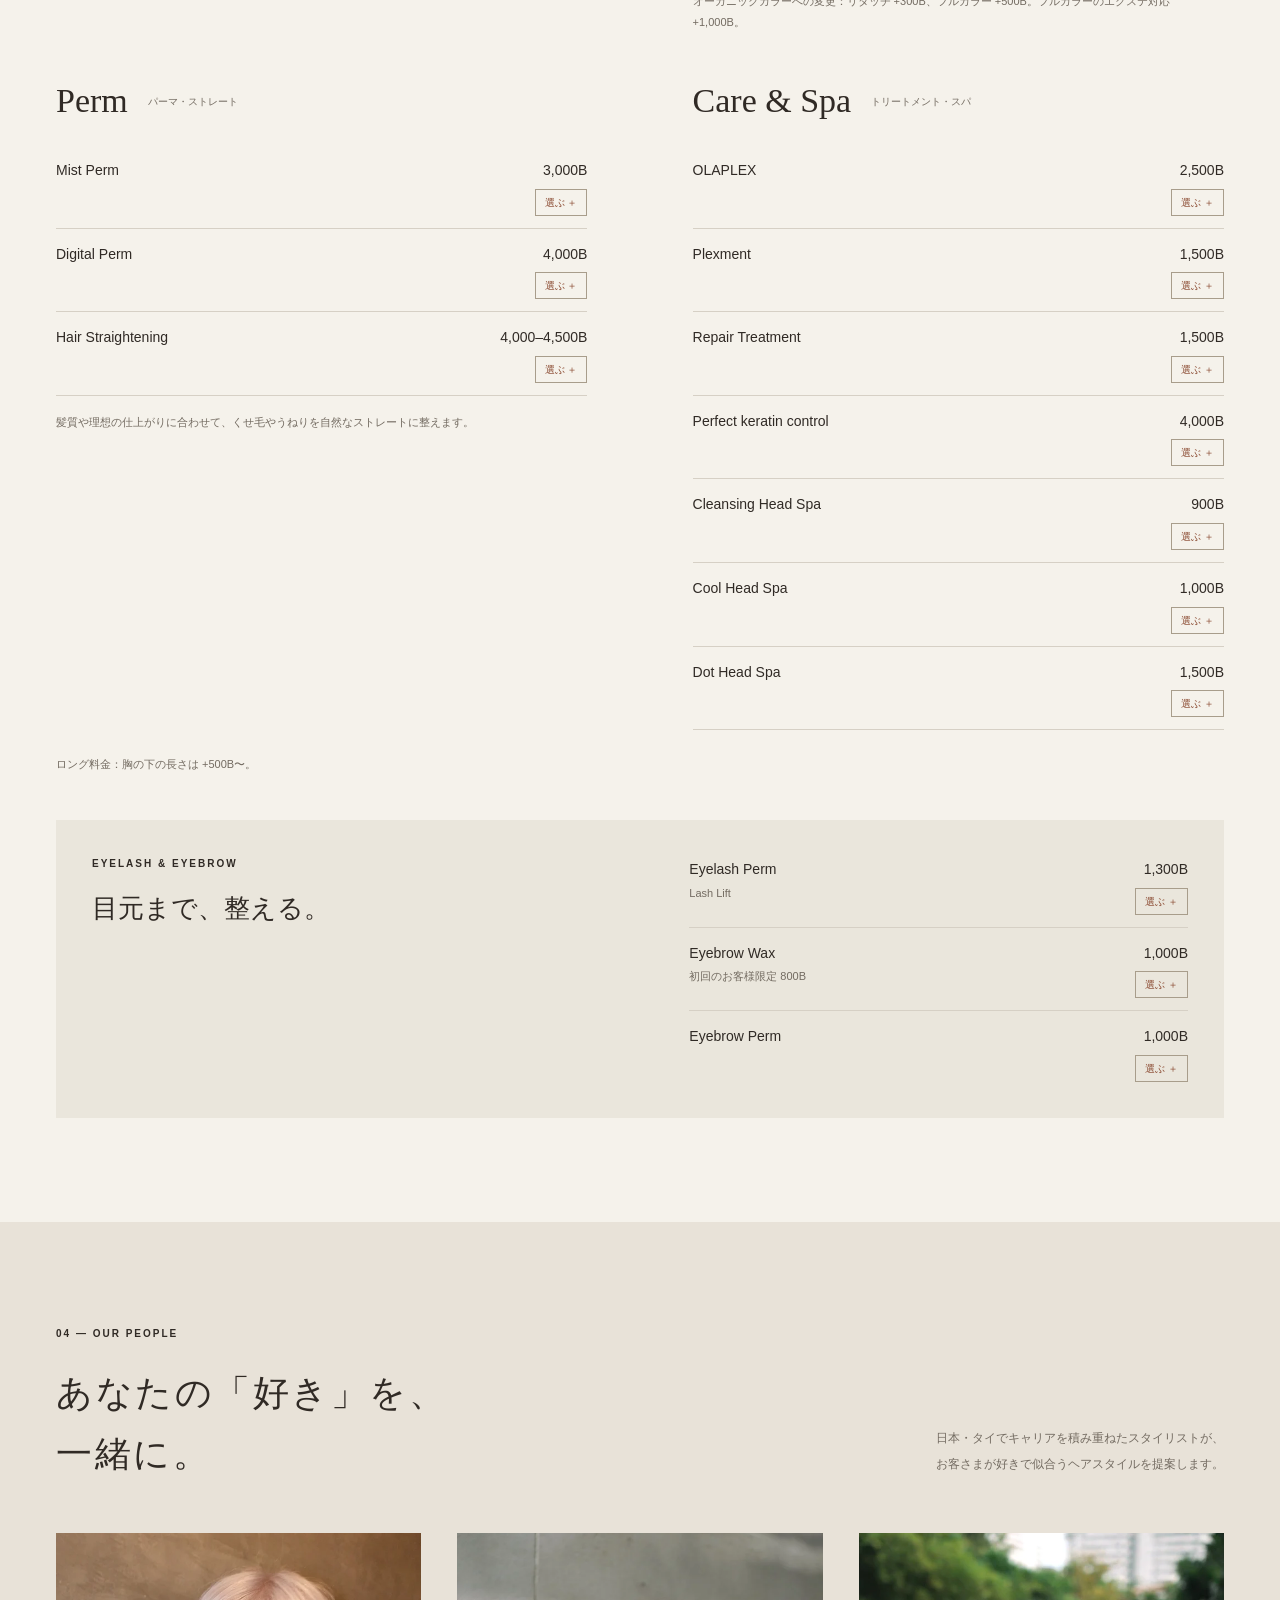
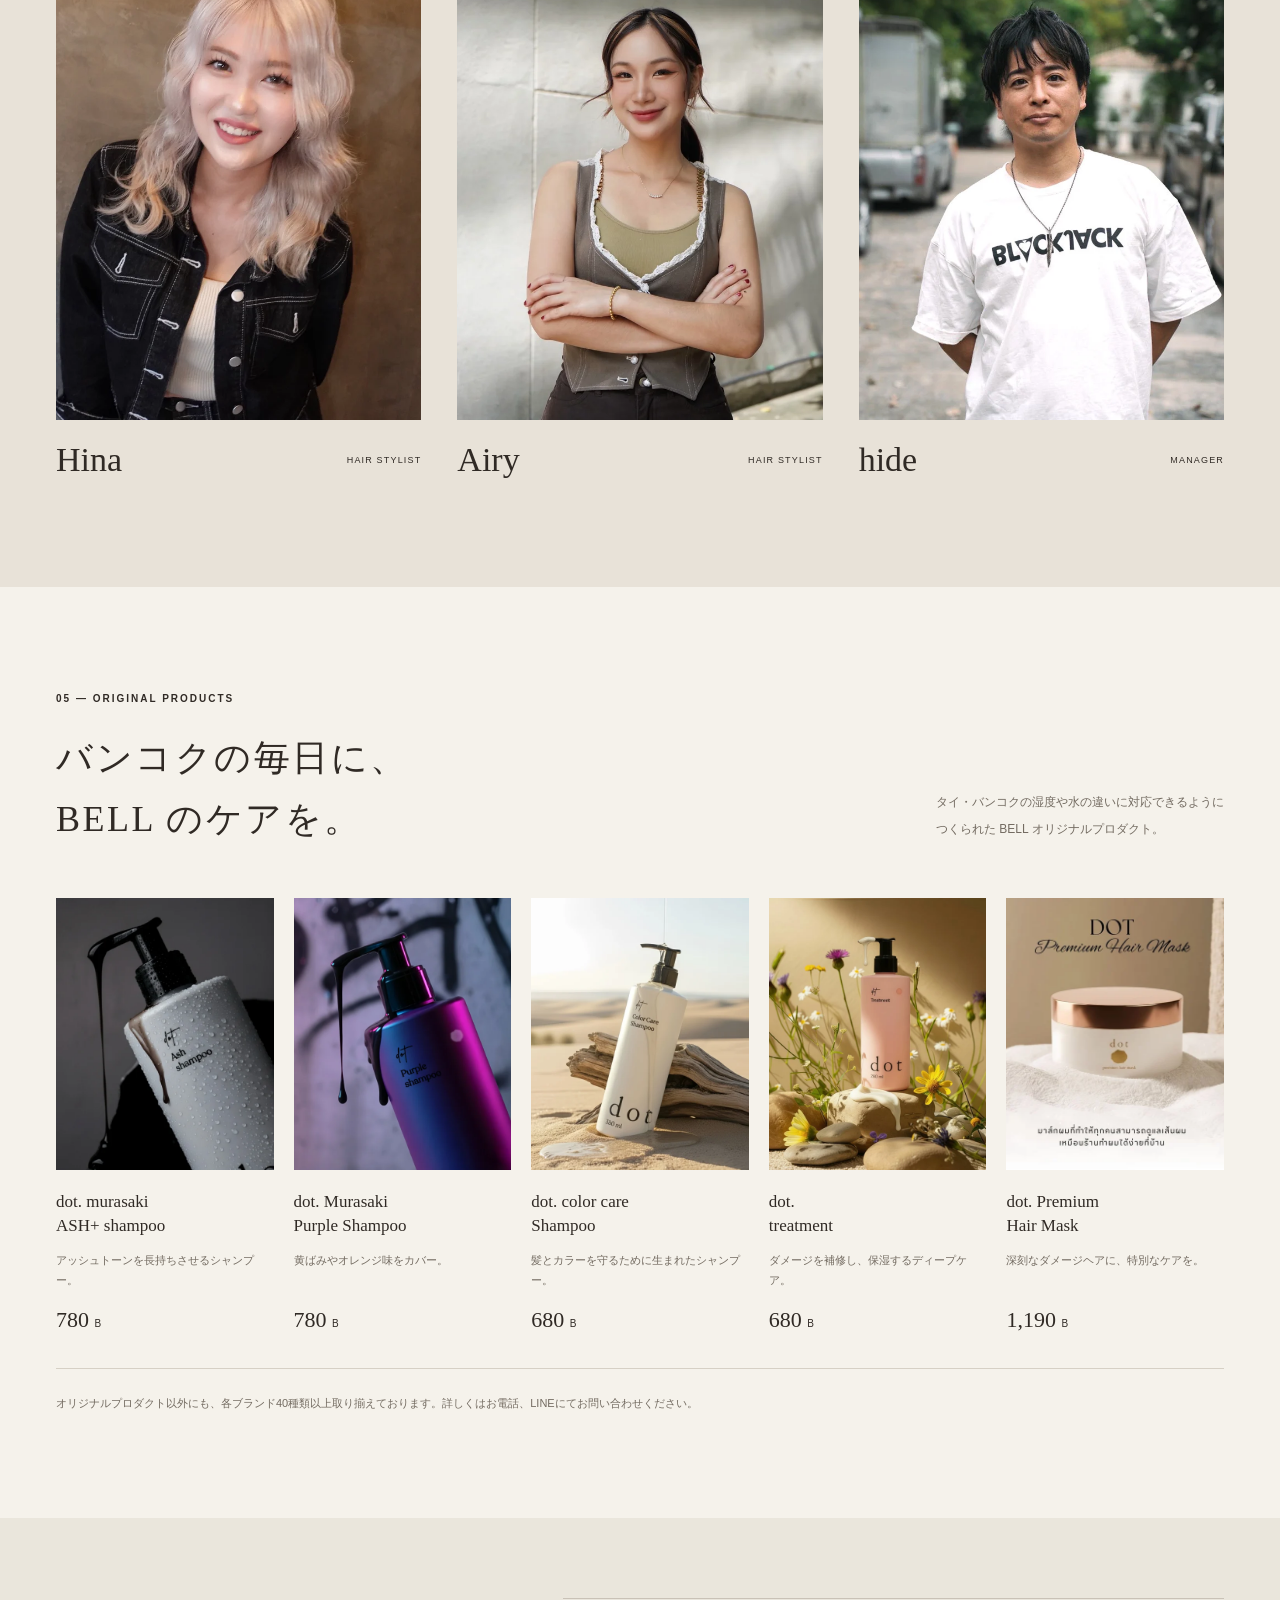
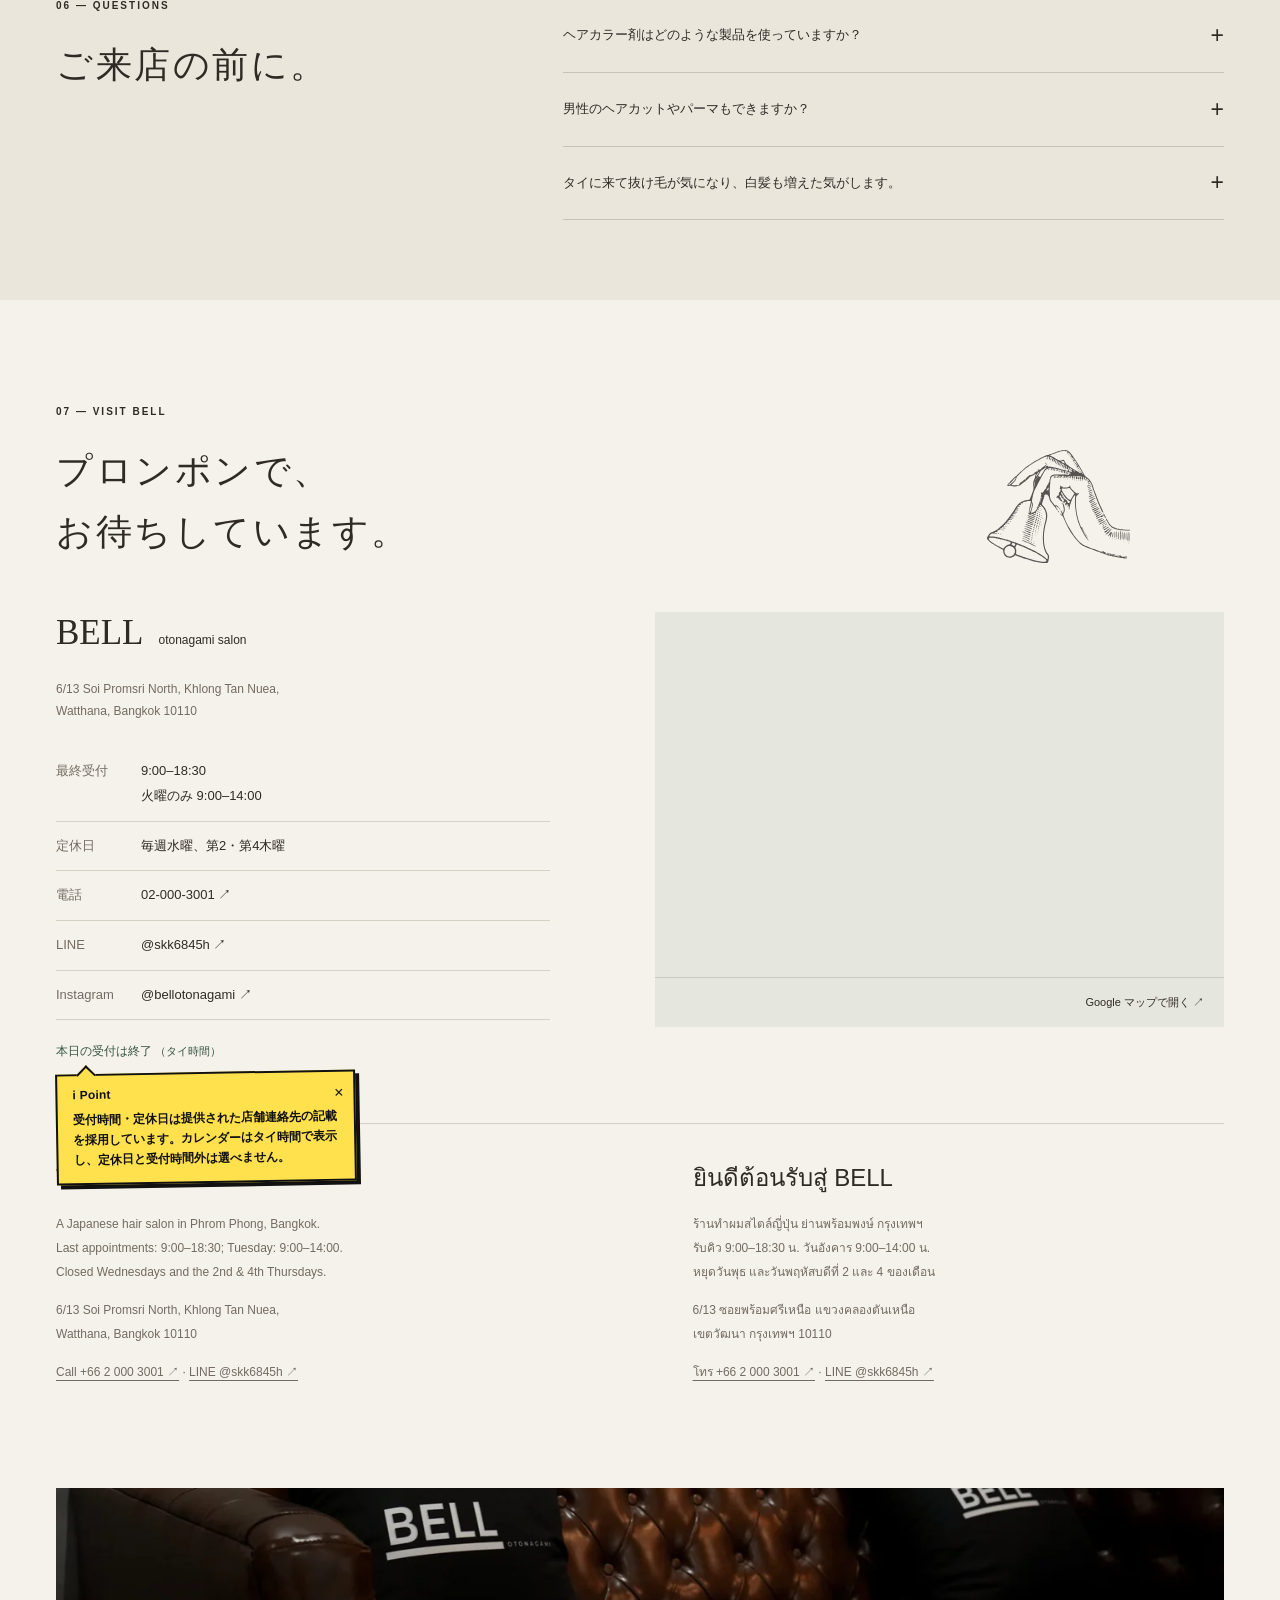
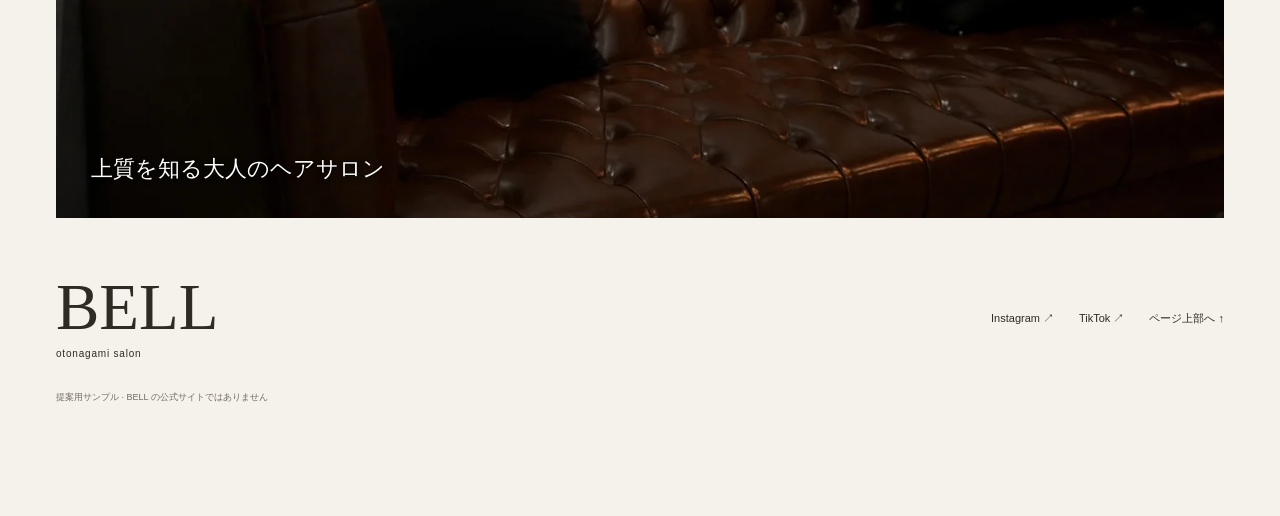
<file: proposals/N3-bell-booking/index.html>
<!doctype html>
<html lang="ja">
<head>
  <meta charset="utf-8">
  <meta name="viewport" content="width=device-width, initial-scale=1">
  <meta name="robots" content="noindex, nofollow">
  <meta name="description" content="バンコク・プロンポンの BELL otonagami salon。カウンセリングを重視した、大人のためのヘアサロン。店舗サイトの提案用サンプルです。">
  <title>BELL otonagami salon — 好きなスタイル＝似合うスタイルに</title>
  <link rel="icon" href="img/bell-hand.svg" type="image/svg+xml">
  <link rel="stylesheet" href="css/style.css">
  <script type="application/ld+json">
  {
    "@context": "https://schema.org", "@type": "HairSalon",
    "name": "BELL otonagami salon", "telephone": "+66-2-000-3001",
    "description": "カウンセリングを重視した大人のためのヘアサロン。毎週水曜、第2・第4木曜は定休日。記載時間は最終受付時間です。",
    "address": {"@type":"PostalAddress","streetAddress":"6/13 Soi Promsri North, Khlong Tan Nuea","addressLocality":"Watthana","addressRegion":"Bangkok","postalCode":"10110","addressCountry":"TH"},
    "currenciesAccepted": "THB", "knowsLanguage": ["ja", "en", "th"],
    "sameAs": ["https://instagram.com/bellotonagami", "https://www.tiktok.com/@bell.otonagami"],
    "hasMap": "https://www.google.com/maps?q=BELL+otonagami+salon+Bangkok"
  }
  </script>
  <script src="js/main.js" defer></script>
  <script src="js/booking.js" defer></script>
</head>
<body>
  <a class="skip" href="#main">本文へ移動</a>
  <div class="sample-banner">提案用サンプル（BELL の公式サイトではありません）</div>
  <header class="site-header wrap">
    <a class="wordmark" href="#top" aria-label="BELL ページの先頭へ">BELL<span>otonagami salon</span></a>
    <nav aria-label="メインナビゲーション">
      <a href="#works">仕上がり</a><a href="#about">お店について</a><a href="#menu">メニュー</a><a href="#staff">スタッフ</a><a href="#access">アクセス</a><a href="https://instagram.com/bellotonagami" target="_blank" rel="noopener noreferrer">Instagram ↗</a>
    </nav>
    <button class="header-book" data-book>予約リクエスト <span aria-hidden="true">↗</span></button>
  </header>
  <main id="main">
    <section class="hero wrap" id="top" aria-labelledby="hero-title">
      <div class="hero-copy">
        <div class="eyebrow">BANGKOK · PHROM PHONG <span class="hero-edition">YOUR NEXT SALON DAY</span></div>
        <div class="hero-brand" aria-hidden="true">BELL<img src="img/bell-hand.svg" alt="" width="1901" height="1504"></div>
        <h1 id="hero-title">好きなスタイル＝<br>似合うスタイルに。</h1>
        <p class="hero-description">カウンセリングを重視した、大人のためのヘアサロン。<br>次の「好き」を、見つけに来ませんか。</p>
        <div class="hero-journey"><span><b>01</b> メニュー</span><i>→</i><span><b>02</b> 担当</span><i>→</i><span><b>03</b> 希望日時</span></div>
        <div class="reception"><span class="status-dot"></span><span data-status role="status">受付時間 9:00–18:30</span><span class="local-time" data-thai-time>タイ時間</span></div>
        <div class="booking-actions" id="hero-booking">
          <a class="button button-dark" href="tel:+6620003001"><span>電話で予約</span><small>02-000-3001</small><b aria-hidden="true">↗</b></a>
          <button class="button button-line" data-book><span>LINE で予約</span><small>3ステップでリクエスト</small><b aria-hidden="true">↗</b></button>
        </div>
        <p class="booking-help">選んで、コピーして、LINEへ。店舗からの返信で予約確定。</p>
      </div>
      <figure class="hero-photo"><img src="img/salon-chair.webp" alt="木製ブラインドから光が入る、BELL のゆったりとしたサロンチェア" width="775" height="900" fetchpriority="high"><figcaption>A little time for yourself. <span>AT BELL</span></figcaption></figure>
      <div class="hero-foot"><span id="booking-note-anchor">日本語 / English / ภาษาไทย</span><a href="#works">仕上がりを見る <span aria-hidden="true">↓</span></a></div>
    </section>

    <section class="request-intro wrap" aria-labelledby="request-title">
      <div class="request-heading"><p class="eyebrow">MAKE IT YOURS</p><h2 id="request-title">来店の楽しみは、<br>選ぶところから。</h2><button class="text-book" data-book>予約リクエストをつくる <span>↗</span></button></div>
      <div class="journey-card"><span class="journey-number">01</span><h3>気になるメニューを。</h3><p>ヘアも、目元も。料金を見ながら<br>好きな組み合わせを選べます。</p><span class="journey-tag">MENU / 複数選択</span></div>
      <div class="journey-card"><span class="journey-number">02</span><h3>あなたに合う担当を。</h3><p>写真を見て、スタイリストを選択。<br>指名なしでもおまかせできます。</p><div class="journey-faces"><img src="img/hina.webp" alt="" width="44" height="44" loading="lazy"><img src="img/airy.webp" alt="" width="44" height="44" loading="lazy"><img src="img/hide.webp" alt="" width="44" height="44" loading="lazy"></div></div>
      <div class="journey-card"><span class="journey-number">03</span><h3>都合のいい日時を。</h3><p>第3希望までまとめて、LINEへ。<br>あとはお店からの返信を待つだけ。</p><span class="journey-tag" id="request-note-anchor">REQUEST / 店舗の返信で確定</span></div>
    </section>

    <section class="section wrap" id="works" aria-labelledby="works-title">
      <div class="section-heading"><div><p class="eyebrow">01 — HAIR STORIES</p><h2 id="works-title">好きで、似合う。<br>その仕上がりを。</h2></div><p>ヘアカットやヘアカラー、パーマのほか、<br class="desktop">アイラッシュも用意し、お顔周りをトータルに整えます。</p></div>
      <div class="works-grid">
        <article class="style-feature"><figure><img src="img/cream-beige.webp" alt="クリームベージュのヘアカラーの仕上がり" width="700" height="1244" loading="lazy"><figcaption><span>COLOR</span><span>01</span></figcaption></figure><h3>光をまとった、クリームベージュ。</h3><p>特有の赤みや硬さを視覚的に和らげ、洗練された透明感を引き出します。</p><p class="work-menu">メニュー：フルカラー</p></article>
        <div class="style-pairs">
          <article class="style-pair"><div class="photo-label"><span>BEFORE</span><span>AFTER</span></div><img src="img/color-2019.webp" alt="カラー施術例。左が施術前、右が施術後。2019年のブログ写真" width="800" height="800" loading="lazy"><div class="pair-caption"><div><h3>髪色と、美しい艶。</h3><span>Full Color</span></div></div></article>
          <article class="style-pair"><div class="photo-label"><span>BEFORE</span><span>AFTER</span></div><img src="img/treatment-2019.webp" alt="トリートメント施術例。左が施術前、右が施術後。2019年のブログ写真" width="800" height="800" loading="lazy"><div class="pair-caption"><div><h3>なめらかな、まとまり。</h3><span>Repair Treatment</span></div></div></article>
          <p class="source-caption" id="archive-note-anchor">施術前後の写真は 2019 年のブログより。</p>
          <p class="works-insta"><a href="https://instagram.com/bellotonagami" target="_blank" rel="noopener noreferrer">Instagram（@bellotonagami）で最新のスタイルを見る ↗</a></p>
        </div>
      </div>
    </section>

    <section class="about-section" id="about" aria-labelledby="about-title"><div class="wrap about-grid">
      <div class="about-photos"><img class="about-main" src="img/salon-entrance.webp" alt="鈴を鳴らす手のロゴが迎える BELL の入口" width="775" height="900" loading="lazy"><img class="about-detail" src="img/consultation.webp" alt="サロンでお客さまのお話を聞くカウンセリングの様子" width="870" height="620" loading="lazy"></div>
      <div class="about-copy"><p class="eyebrow">02 — ABOUT BELL</p><h2 id="about-title">髪の話を、<br>ゆっくりと。</h2><p class="lead">バンコクの喧騒を忘れさせる、<br>ちょっと贅沢な大人の空間。</p><p>「お好きなスタイル」や「好きなスタイルがしっくりこなかった」などの経験・お悩みもお聞かせいただき、『好きなスタイル＝似合うスタイル』になるよう、カウンセリングを通じて少しずつお客さまの理想に近づけていきます。</p><p>十分なパーソナルスペースを確保し、ゆったりとくつろげる空間になっています。</p><img class="about-hand" src="img/bell-hand.svg" alt="鈴を鳴らす手の線画" width="1901" height="1504"></div>
    </div></section>

    <section class="section wrap" id="menu" aria-labelledby="menu-title">
      <div class="section-heading"><div><p class="eyebrow">03 — MENU & PRICE</p><h2 id="menu-title">髪も、目元も。</h2></div><p>骨格や髪質に合わせた日本式カット。<br>一人ひとりに合う、カラーとケア。</p></div>
      <div class="menu-topline"><span>HAIR / EYELASH</span><span>表示価格：タイバーツ（B）</span></div>
      <div class="menu-grid" id="hair-menu">
        <div class="menu-group"><h3>Cut <span>カット</span></h3><dl><div><dt>Haircut <small>for ADULT</small></dt><dd>1,200B</dd></div><div><dt>Cut + SPA</dt><dd>1,800–2,500B</dd></div></dl><p>骨格や髪質に合わせた日本式カットで、自然で扱いやすいヘアスタイルに仕上げます。</p></div>
        <div class="menu-group"><h3>Color <span>カラー</span></h3><dl><div><dt>Root Touch Up</dt><dd>2,000B</dd></div><div><dt>Manicure Root Touch Up</dt><dd>2,000B</dd></div><div><dt>Full Color</dt><dd>2,500–3,500B</dd></div><div><dt>Bleach</dt><dd>2,000–2,500B</dd></div><div><dt>Hi-light</dt><dd>2,500–4,000B</dd></div><div><dt>Airtouch</dt><dd>2,500–4,000B</dd></div></dl><p>オーガニックカラーへの変更：リタッチ +300B、フルカラー +500B。フルカラーのエクステ対応 +1,000B。</p></div>
        <div class="menu-group"><h3>Perm <span>パーマ・ストレート</span></h3><dl><div><dt>Mist Perm</dt><dd>3,000B</dd></div><div><dt>Digital Perm</dt><dd>4,000B</dd></div><div><dt>Hair Straightening</dt><dd>4,000–4,500B</dd></div></dl><p>髪質や理想の仕上がりに合わせて、くせ毛やうねりを自然なストレートに整えます。</p></div>
        <div class="menu-group"><h3>Care & Spa <span>トリートメント・スパ</span></h3><dl><div><dt>OLAPLEX</dt><dd>2,500B</dd></div><div><dt>Plexment</dt><dd>1,500B</dd></div><div><dt>Repair Treatment</dt><dd>1,500B</dd></div><div><dt>Perfect keratin control</dt><dd>4,000B</dd></div><div><dt>Cleansing Head Spa</dt><dd>900B</dd></div><div><dt>Cool Head Spa</dt><dd>1,000B</dd></div><div><dt>Dot Head Spa</dt><dd>1,500B</dd></div></dl></div>
      </div>
      <p class="menu-footnote">ロング料金：胸の下の長さは +500B〜。</p>
      <div class="eyelash"><div><p class="eyebrow">EYELASH & EYEBROW</p><h3>目元まで、整える。</h3></div><dl><div><dt>Eyelash Perm <small>Lash Lift</small></dt><dd>1,300B</dd></div><div><dt>Eyebrow Wax <small>初回のお客様限定 800B</small></dt><dd>1,000B</dd></div><div><dt>Eyebrow Perm</dt><dd>1,000B</dd></div></dl></div>
    </section>

    <section class="section staff-section" id="staff" aria-labelledby="staff-title"><div class="wrap">
      <div class="section-heading"><div><p class="eyebrow">04 — OUR PEOPLE</p><h2 id="staff-title">あなたの「好き」を、<br>一緒に。</h2></div><p>日本・タイでキャリアを積み重ねたスタイリストが、<br class="desktop">お客さまが好きで似合うヘアスタイルを提案します。</p></div>
      <div class="staff-grid"><article><img src="img/hina.webp" alt="ヘアスタイリスト Hina" width="660" height="880" loading="lazy"><div><h3>Hina</h3><span>HAIR STYLIST</span></div></article><article><img src="img/airy.webp" alt="ヘアスタイリスト Airy" width="660" height="990" loading="lazy"><div><h3>Airy</h3><span>HAIR STYLIST</span></div></article><article><img src="img/hide.webp" alt="店長 hide" width="660" height="990" loading="lazy"><div><h3>hide</h3><span>MANAGER</span></div></article></div>
    </div></section>

    <section class="section wrap" id="products" aria-labelledby="products-title">
      <div class="section-heading"><div><p class="eyebrow">05 — ORIGINAL PRODUCTS</p><h2 id="products-title">バンコクの毎日に、<br>BELL のケアを。</h2></div><p>タイ・バンコクの湿度や水の違いに対応できるように<br class="desktop">つくられた BELL オリジナルプロダクト。</p></div>
      <div class="products-grid">
        <article><img src="img/ash-shampoo.webp" alt="dot. murasaki ASH+ shampoo" width="560" height="700" loading="lazy"><h3>dot. murasaki<br>ASH+ shampoo</h3><p>アッシュトーンを長持ちさせるシャンプー。</p><strong>780 <small>B</small></strong></article>
        <article><img src="img/purple-shampoo.webp" alt="dot. Murasaki Purple Shampoo" width="560" height="720" loading="lazy"><h3>dot. Murasaki<br>Purple Shampoo</h3><p>黄ばみやオレンジ味をカバー。</p><strong>780 <small>B</small></strong></article>
        <article><img src="img/color-shampoo.webp" alt="dot. color care Shampoo" width="560" height="700" loading="lazy"><h3>dot. color care<br>Shampoo</h3><p>髪とカラーを守るために生まれたシャンプー。</p><strong>680 <small>B</small></strong></article>
        <article><img src="img/treatment.webp" alt="dot. treatment" width="560" height="700" loading="lazy"><h3>dot.<br>treatment</h3><p>ダメージを補修し、保湿するディープケア。</p><strong>680 <small>B</small></strong></article>
        <article><img src="img/hair-mask.webp" alt="dot. Premium Hair Mask" width="560" height="560" loading="lazy"><h3>dot. Premium<br>Hair Mask</h3><p>深刻なダメージヘアに、特別なケアを。</p><strong>1,190 <small>B</small></strong></article>
      </div>
      <p class="product-footer">オリジナルプロダクト以外にも、各ブランド40種類以上取り揃えております。詳しくはお電話、LINEにてお問い合わせください。</p>
    </section>

    <section class="faq-section" id="faq" aria-labelledby="faq-title"><div class="wrap faq-grid"><div><p class="eyebrow">06 — QUESTIONS</p><h2 id="faq-title">ご来店の前に。</h2></div><div class="faq-list">
      <details><summary>ヘアカラー剤はどのような製品を使っていますか？<span aria-hidden="true">+</span></summary><p>日本ブランドの薬剤を使用しています。なるべくダメージが出ないような薬剤を選び、ダメージ・やりたいカラーに応じてオキシ濃度をコントロール。前処理で油膜を付ける、または逆に油膜を剥がすなど、お客さま1人1人に合う設定を心がけて調合しています。</p></details>
      <details><summary>男性のヘアカットやパーマもできますか？<span aria-hidden="true">+</span></summary><p>もちろん大歓迎です。男性のショートやミディアムスタイルはもちろん、朝の時間やゴルフ後でも簡単にスタイルがキマるデザインパーマや、スッキリしたい方へのフェードスタイルなど、ご希望のスタイルを提案いたします。</p></details>
      <details><summary>タイに来て抜け毛が気になり、白髪も増えた気がします。<span aria-hidden="true">+</span></summary><p>生活習慣や日頃のケアのアドバイスもいたします。ライフスタイルまたは環境が原因となっているのか、など頭髪診断をし、良い髪の毛が育つ環境づくりをお手伝いします。発毛、育毛などのお悩みも、お気軽にご相談ください。</p></details>
    </div></div></section>

    <section class="section wrap" id="access" aria-labelledby="access-title">
      <div class="section-heading"><div><p class="eyebrow">07 — VISIT BELL</p><h2 id="access-title">プロンポンで、<br>お待ちしています。</h2></div><img class="access-hand" src="img/bell-hand.svg" alt="" width="1901" height="1504"></div>
      <div class="access-grid"><div class="access-details"><h3>BELL <span>otonagami salon</span></h3><address>6/13 Soi Promsri North, Khlong Tan Nuea,<br>Watthana, Bangkok 10110</address><dl><div><dt>最終受付</dt><dd>9:00–18:30<br>火曜のみ 9:00–14:00</dd></div><div><dt>定休日</dt><dd>毎週水曜、第2・第4木曜</dd></div><div><dt>電話</dt><dd><a href="tel:+6620003001">02-000-3001 ↗</a></dd></div><div><dt>LINE</dt><dd><a href="https://line.me/R/ti/p/%40skk6845h" target="_blank" rel="noopener noreferrer">@skk6845h ↗</a></dd></div><div><dt>Instagram</dt><dd><a href="https://instagram.com/bellotonagami" target="_blank" rel="noopener noreferrer">@bellotonagami ↗</a></dd></div></dl><p class="access-status" id="hours-note-anchor"><span data-status>受付時間 9:00–18:30</span> <small>（タイ時間）</small></p></div>
        <div class="map-panel" id="map-panel"><iframe title="BELL otonagami salon の Google マップ" src="https://www.google.com/maps?q=BELL%20otonagami%20salon%206%2F13%20Soi%20Promsri%20North%20Bangkok&amp;output=embed" loading="lazy" referrerpolicy="no-referrer-when-downgrade" allowfullscreen></iframe><a class="map-link" href="https://www.google.com/maps?q=BELL+otonagami+salon+6%2F13+Soi+Promsri+North+Bangkok" target="_blank" rel="noopener noreferrer">Google マップで開く ↗</a></div>
      </div>
      <div class="language-summaries"><section lang="en"><h3>Welcome to BELL.</h3><p>A Japanese hair salon in Phrom Phong, Bangkok.<br>Last appointments: 9:00–18:30; Tuesday: 9:00–14:00.<br>Closed Wednesdays and the 2nd & 4th Thursdays.</p><p>6/13 Soi Promsri North, Khlong Tan Nuea,<br>Watthana, Bangkok 10110</p><p><a href="tel:+6620003001">Call +66 2 000 3001 ↗</a> · <a href="https://line.me/R/ti/p/%40skk6845h" target="_blank" rel="noopener noreferrer">LINE @skk6845h ↗</a></p></section><section lang="th"><h3>ยินดีต้อนรับสู่ BELL</h3><p>ร้านทำผมสไตล์ญี่ปุ่น ย่านพร้อมพงษ์ กรุงเทพฯ<br>รับคิว 9:00–18:30 น. วันอังคาร 9:00–14:00 น.<br>หยุดวันพุธ และวันพฤหัสบดีที่ 2 และ 4 ของเดือน</p><p>6/13 ซอยพร้อมศรีเหนือ แขวงคลองตันเหนือ<br>เขตวัฒนา กรุงเทพฯ 10110</p><p><a href="tel:+6620003001">โทร +66 2 000 3001 ↗</a> · <a href="https://line.me/R/ti/p/%40skk6845h" target="_blank" rel="noopener noreferrer">LINE @skk6845h ↗</a></p></section></div>
    </section>
    <div class="closing-image wrap"><img src="img/salon-lounge.webp" alt="BELL のレザーソファがある落ち着いたラウンジ" width="1400" height="978" loading="lazy"><p>上質を知る大人のヘアサロン</p></div>
  </main>
  <footer class="site-footer wrap"><div class="footer-brand">BELL<span>otonagami salon</span></div><div><a href="https://instagram.com/bellotonagami" target="_blank" rel="noopener noreferrer">Instagram ↗</a><a href="https://www.tiktok.com/@bell.otonagami" target="_blank" rel="noopener noreferrer">TikTok ↗</a><a href="#top">ページ上部へ ↑</a></div><small>提案用サンプル · BELL の公式サイトではありません</small></footer>
  <aside class="fixed-booking" aria-label="ご予約"><a href="tel:+6620003001">電話で予約 <span>02-000-3001 ↗</span></a><button class="fixed-line" data-book>LINE で予約 <span>3ステップでリクエスト ↗</span></button></aside>
  <dialog id="booking-dialog" aria-labelledby="booking-title">
    <div class="booking-shell">
      <aside class="booking-aside"><a class="wordmark" href="#top" tabindex="-1">BELL<span>otonagami salon</span></a><p class="booking-aside-copy">次の「好き」を、<br>ここから。</p><div class="selection-summary"><p class="eyebrow">YOUR REQUEST</p><p id="summary-menu">メニューを選んでください</p><p id="summary-staff">担当：指名なし</p><div class="summary-price"><span>料金の目安</span><strong id="summary-price">—</strong></div><small>長さ・追加オプション等で変わります。<br>最終料金は店舗でご案内します。</small></div><img src="img/salon-chair.webp" alt="BELLのサロンチェア" width="775" height="900"><span class="aside-caption">A LITTLE TIME FOR YOURSELF</span></aside>
      <div class="booking-main">
        <header class="booking-header"><span>RESERVATION REQUEST</span><button type="button" id="booking-close" aria-label="予約リクエストを閉じる">閉じる ×</button></header>
        <ol class="booking-progress" aria-label="予約の手順"><li aria-current="step"><b>01</b> メニュー</li><li><b>02</b> 担当</li><li><b>03</b> 希望日時</li></ol>
        <div class="booking-content">
          <p class="eyebrow" id="step-label">STEP 01 / 03</p><h2 id="booking-title" tabindex="-1">メニューを選ぶ。</h2>
          <section class="booking-step" data-step="1"><p class="step-help">気になるメニューを選んでください。複数選択できます。</p><div class="menu-choice-groups" id="menu-choices"></div><p class="step-help">胸の下の長さは +500B〜。オーガニックカラー等の追加オプションはLINEでご相談ください。Eyebrow Waxは初回800B。</p></section>
          <section class="booking-step" data-step="2" hidden><p class="step-help">お好みのスタイリストを。初めての方は、指名なしでも。</p><fieldset class="staff-choices"><legend class="sr-only">希望の担当</legend><label class="no-preference"><input type="radio" name="stylist" value="指名なし" checked><span><strong>指名なし</strong><small>お店におまかせする</small></span><span class="choice-check" aria-hidden="true">✓</span></label><div id="staff-choices"></div></fieldset><p class="booking-notice">担当者の出勤状況・対応メニューは、お店からの返信でご案内します。</p></section>
          <section class="booking-step" data-step="3" hidden><div id="date-editor"><p class="step-help">第1希望は必須。第2・第3希望も添えると、日程の相談がスムーズです。</p><p class="timezone-label">すべてタイ時間（日本より2時間遅れ）<br><span class="muted">本日から90日先まで · 30分刻み</span></p><div class="preference-tabs" id="preference-tabs"></div><div class="calendar-heading"><button id="month-prev" aria-label="前の月">←</button><h3 id="calendar-month" aria-live="polite"></h3><button id="month-next" aria-label="次の月">→</button></div><div class="calendar-week" aria-hidden="true"><span>日</span><span>月</span><span>火</span><span>水</span><span>木</span><span>金</span><span>土</span></div><div class="calendar-days" id="calendar-days" role="group" aria-label="希望日"></div><p class="calendar-key">斜線：定休日 · 薄い数字：受付対象外</p><p class="time-heading" id="time-heading">日付を選ぶと、受付時間が表示されます。</p><div class="time-slots" id="time-slots" role="group" aria-label="希望時間"></div><button class="clear-preference" id="clear-preference" hidden>この希望日時を取り消す</button><p class="booking-notice">受付 9:00–18:30／火曜は14:00まで<br>定休日：水曜、第2・第4木曜<br>表示は受付時間です。空席・予約確定を示すものではありません。</p></div>
          <div id="request-review" hidden><p class="step-help">内容をコピーして、BELLのLINEトークに貼り付けてください。</p><label class="message-label" for="request-message">LINEに送る予約リクエスト</label><textarea id="request-message" readonly rows="12"></textarea><p class="booking-notice"><strong>まだ予約は確定していません。</strong><br>LINEでご自身で送信し、お店からの返信をお待ちください。</p><div class="copy-actions"><button class="button button-dark" id="copy-message">1. 予約内容をコピー <span aria-hidden="true">⧉</span></button><a class="button button-line" id="open-line" href="https://line.me/R/ti/p/%40skk6845h" target="_blank" rel="noopener noreferrer">2. LINEを開く ↗</a></div><p id="copy-status" role="status" aria-live="polite"></p><div class="phone-alternative"><span>お電話でもご予約いただけます</span><a href="tel:+6620003001">02-000-3001 ↗</a><small>選んだメニュー・担当・希望日時をお伝えください。<br>受付 9:00–18:30（火曜14:00まで）／水曜・第2、第4木曜定休</small></div></div></section>
          <p class="booking-error" id="booking-error" role="alert"></p>
        </div>
        <footer class="booking-controls"><button id="booking-back" hidden>← 戻る</button><span id="selection-count" aria-live="polite">メニュー未選択</span><button class="button button-dark" id="booking-next" disabled>担当を選ぶ →</button></footer>
      </div>
    </div>
  </dialog>
  <script src="js/notes.js" defer></script>
</body>
</html>
</file>
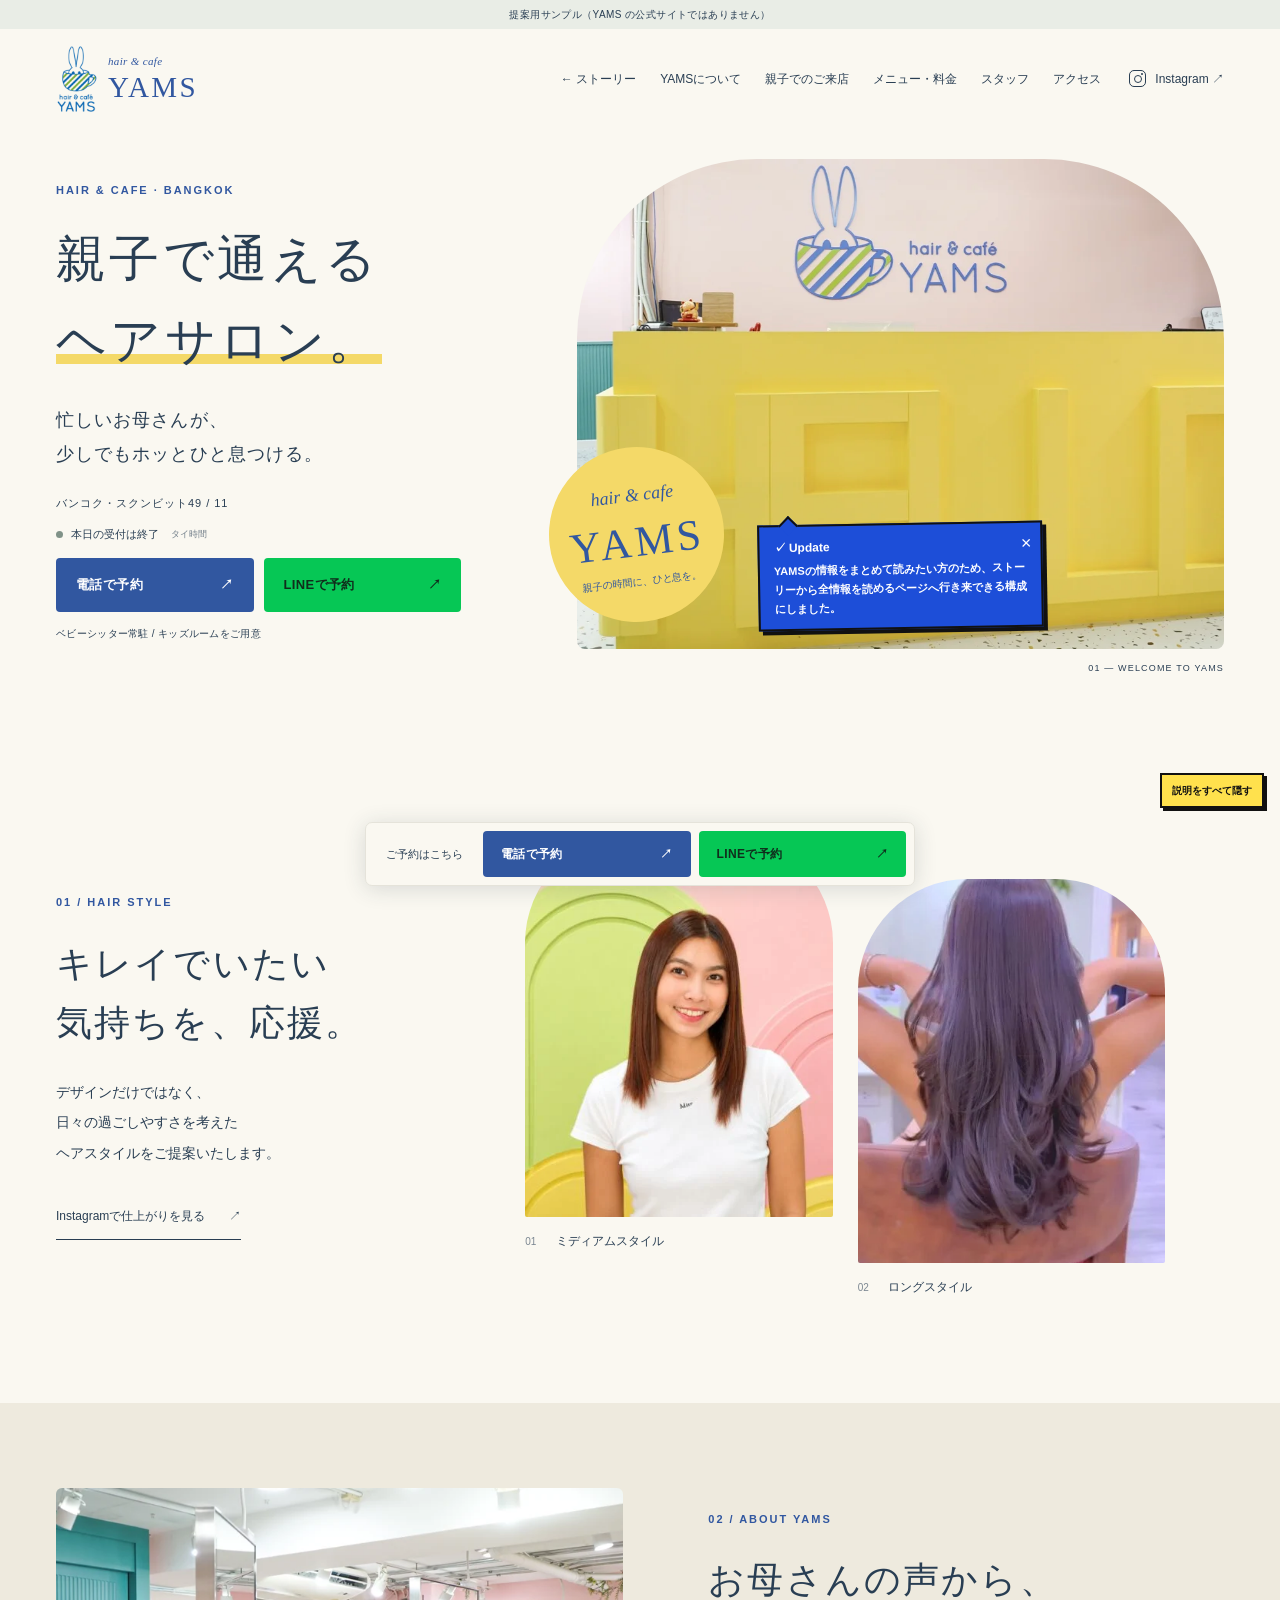
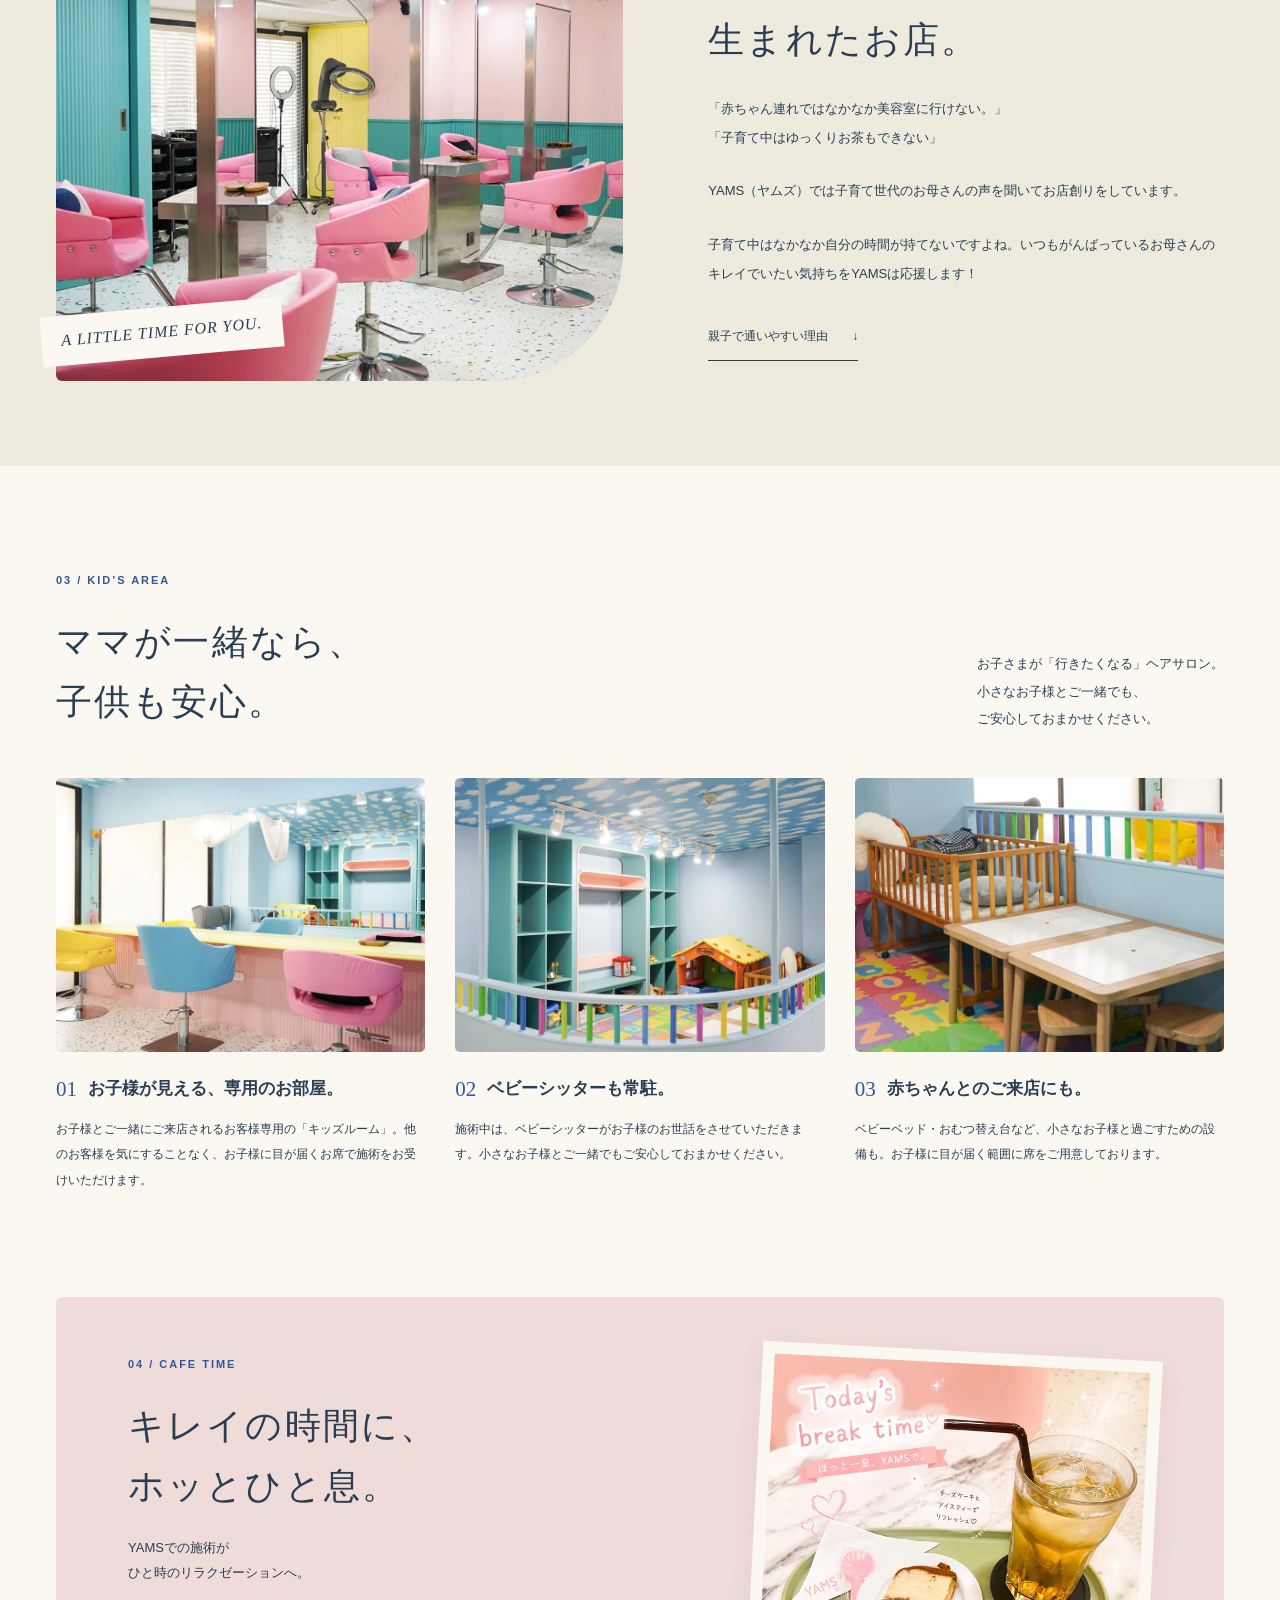
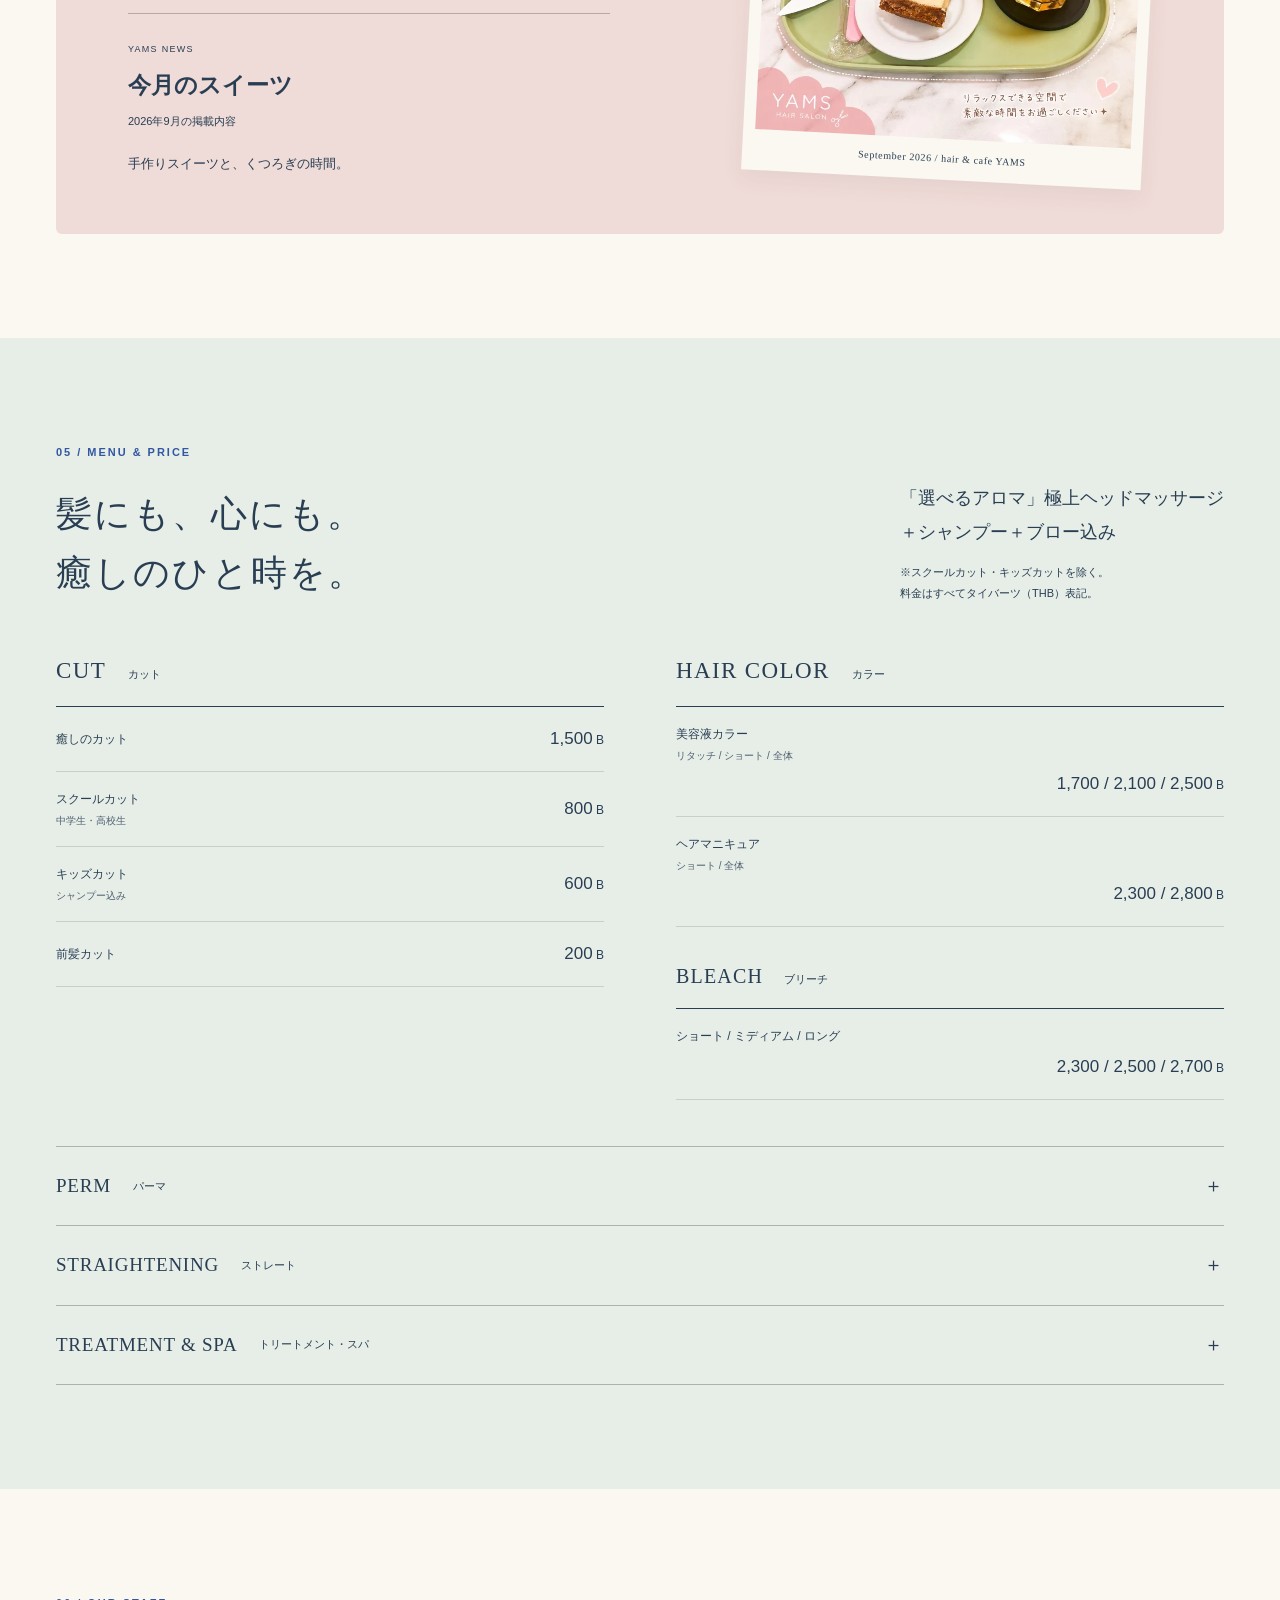
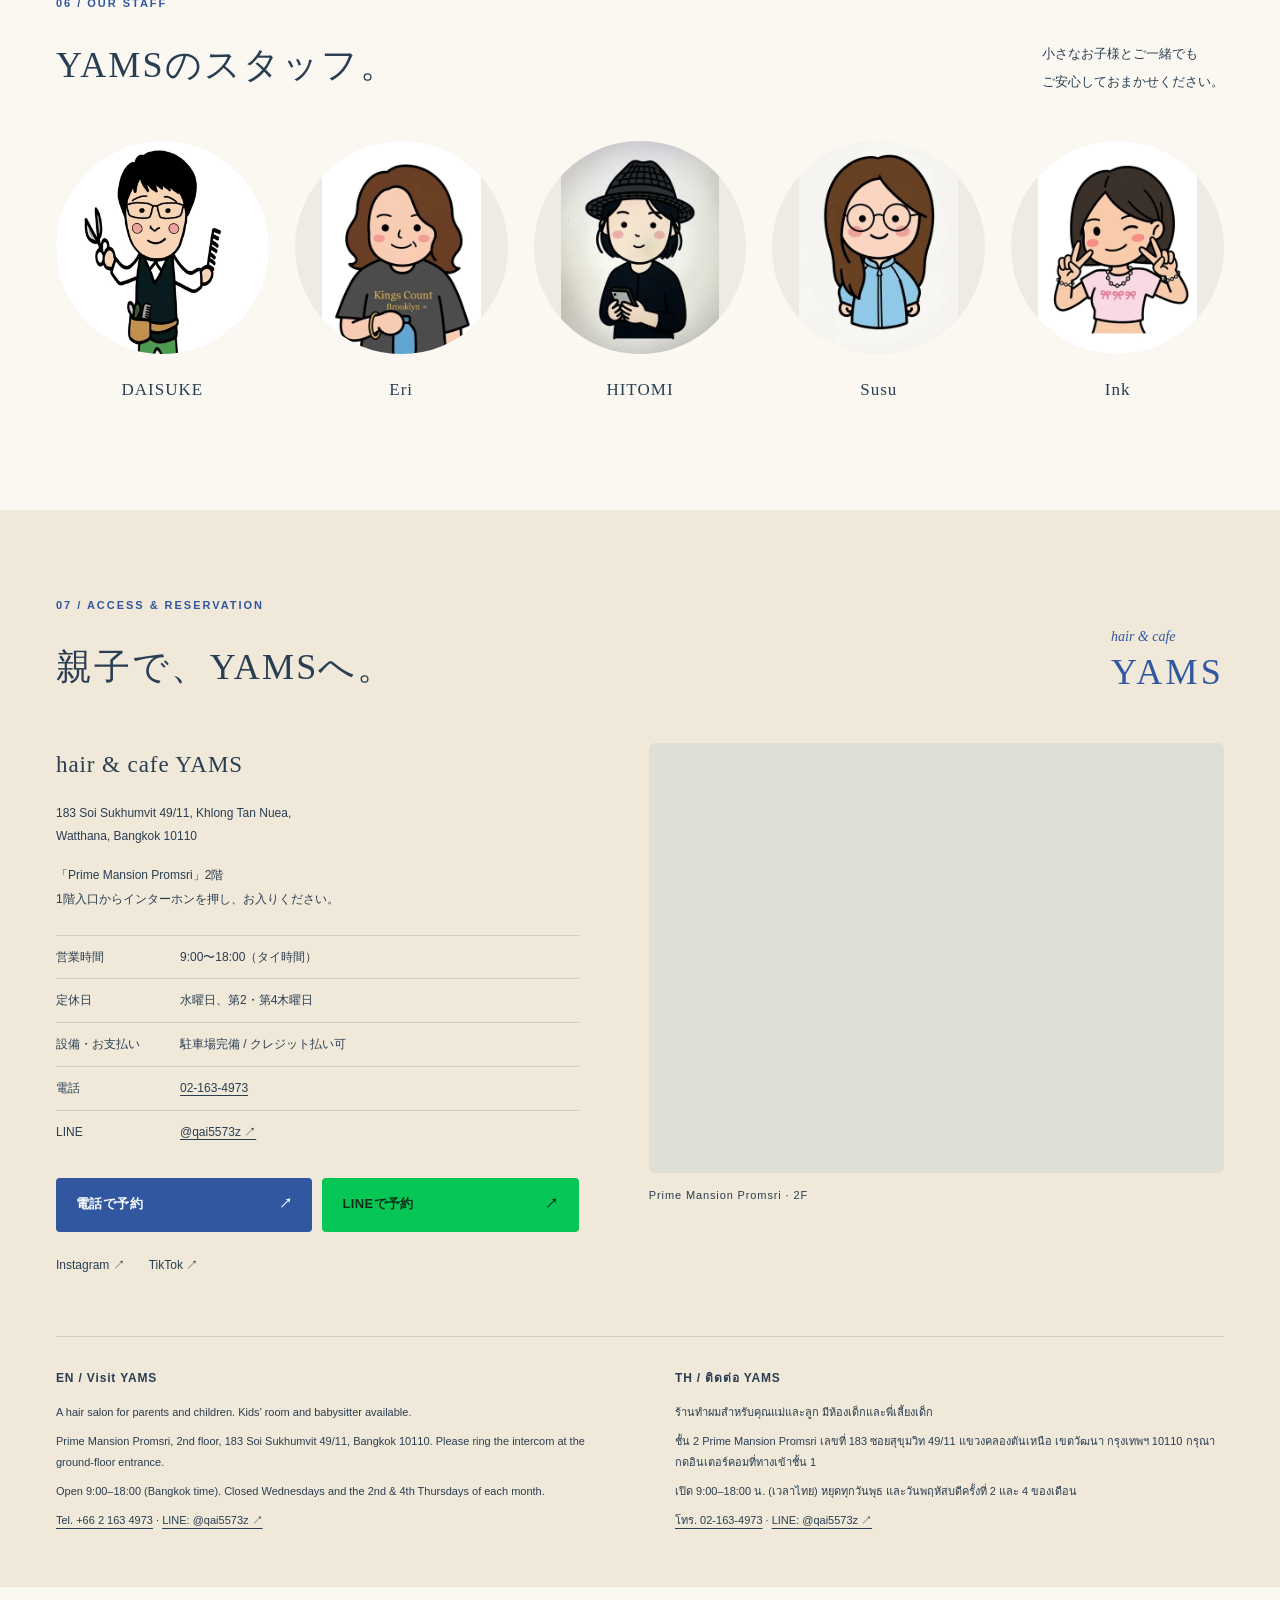
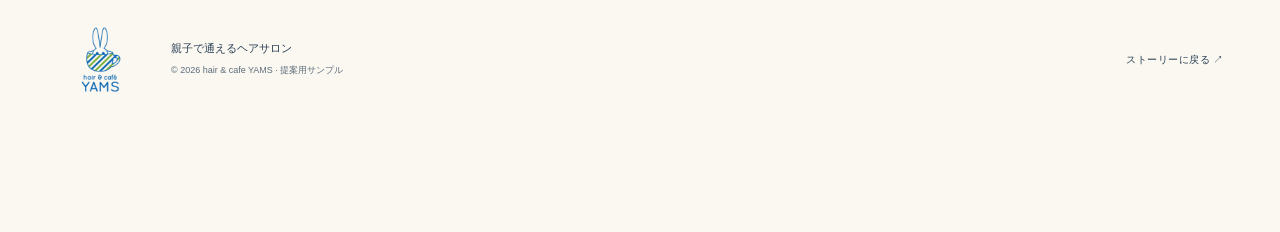
<file: proposals/N2-yams-stories/full.html>
<!doctype html>
<html lang="ja">
<head>
  <meta charset="utf-8">
  <meta name="viewport" content="width=device-width, initial-scale=1">
  <meta name="robots" content="noindex, nofollow">
  <meta name="description" content="バンコクの親子で通えるヘアサロン YAMS。キッズルーム、ベビーシッター、ヘアメニューと料金をご紹介する提案用サンプルです。">
  <meta name="theme-color" content="#faf8f1">
  <title>YAMS｜店舗情報・全メニュー</title>
  <link rel="stylesheet" href="css/style.css">
  <script src="js/full.js" defer></script>
  <script type="application/ld+json">
  {"@context":"https://schema.org","@type":"HairSalon","name":"hair & cafe YAMS","url":"https://yamshair.com/","telephone":"+66-2-163-4973","address":{"@type":"PostalAddress","streetAddress":"183 Soi Sukhumvit 49/11","addressLocality":"Khlong Tan Nuea, Watthana","addressRegion":"Bangkok","postalCode":"10110","addressCountry":"TH"},"openingHoursSpecification":[{"@type":"OpeningHoursSpecification","dayOfWeek":["Monday","Tuesday","Thursday","Friday","Saturday","Sunday"],"opens":"09:00","closes":"18:00"}],"description":"親子で通えるヘアサロン。水曜日と第2・第4木曜日は定休日。営業時間はタイ時間。","sameAs":["https://www.instagram.com/yamshair/","https://www.tiktok.com/@yamshair"]}
  </script>
</head>
<body class="full-page">
  <a class="skip-link" href="#main">本文へスキップ</a>
  <div class="sample-banner">提案用サンプル（YAMS の公式サイトではありません）</div>
  <header class="header wrap">
    <a class="brand" href="index.html" aria-label="YAMS ページの先頭へ"><img src="img/logo.webp" alt="" width="120" height="190"><span class="wordmark"><small>hair & cafe</small>YAMS</span></a>
    <nav class="desktop-nav" aria-label="メインナビゲーション"><a href="index.html">← ストーリー</a>
      <a href="#concept">YAMSについて</a><a href="#kids">親子でのご来店</a><a href="#menu">メニュー・料金</a><a href="#staff">スタッフ</a><a href="#access">アクセス</a>
    </nav>
    <a class="instagram header-social" href="https://www.instagram.com/yamshair/" target="_blank" rel="noopener noreferrer"><span class="ig-icon" aria-hidden="true"></span><span>Instagram ↗</span></a>
    <button class="nav-toggle" type="button" aria-expanded="false" aria-controls="mobile-nav">メニュー <span aria-hidden="true">＋</span></button>
    <nav id="mobile-nav" class="mobile-nav" aria-label="モバイルナビゲーション" hidden><a href="index.html">← ストーリーに戻る</a>
      <a href="#styles">仕上がり</a><a href="#concept">YAMSについて</a><a href="#kids">親子でのご来店</a><a href="#menu">メニュー・料金</a><a href="#staff">スタッフ</a><a href="#access">アクセス</a>
    </nav>
  </header>
  <main id="main">
    <section id="top" class="hero wrap">
      <div class="hero-copy">
        <p class="eyebrow">HAIR & CAFE · BANGKOK</p>
        <h1>親子で通える<br><span>ヘアサロン。</span></h1>
        <p class="hero-lead">忙しいお母さんが、<br>少しでもホッとひと息つける。</p>
        <p class="hero-location">バンコク・スクンビット49 / 11</p>
        <div class="status" aria-live="polite"><span class="status-dot" aria-hidden="true"></span><span data-status>9:00–18:00（タイ時間）</span><small>タイ時間</small></div>
        <div class="booking hero-booking" id="hero-booking">
          <a class="button phone" href="tel:+6621634973"><span>電話で予約</span><span aria-hidden="true">↗</span></a>
          <a class="button line" href="https://line.me/R/ti/p/%40qai5573z" target="_blank" rel="noopener noreferrer"><span>LINEで予約</span><span aria-hidden="true">↗</span></a>
        </div>
        <p class="hero-small">ベビーシッター常駐 / キッズルームをご用意</p>
      </div>
      <div class="hero-visual">
        <img src="img/hero.webp" alt="黄色いカウンターとピンク、ミント色の店内。hair & cafe YAMSの受付" width="1400" height="764" fetchpriority="high">
        <div class="hero-caption"><span>hair & cafe</span><strong>YAMS</strong><span>親子の時間に、ひと息を。</span></div>
        <span class="photo-index">01 — WELCOME TO YAMS</span>
      </div>
    </section>

    <section id="styles" class="section wrap styles-section">
      <div class="section-intro">
        <p class="eyebrow">01 / HAIR STYLE</p>
        <h2 id="styles-title">キレイでいたい<br>気持ちを、応援。</h2>
        <p>デザインだけではなく、<br>日々の過ごしやすさを考えた<br>ヘアスタイルをご提案いたします。</p>
        <a class="text-link" href="https://www.instagram.com/yamshair/" target="_blank" rel="noopener noreferrer">Instagramで仕上がりを見る <span>↗</span></a>
      </div>
      <div class="style-gallery">
        <figure><img src="img/style-medium.webp" alt="肩下までのストレートヘアの仕上がり" width="400" height="500" loading="lazy"><figcaption><span>01</span> ミディアムスタイル</figcaption></figure>
        <figure><img src="img/style-long.webp" alt="ロングヘアの毛先に動きをつけた仕上がりの後ろ姿" width="400" height="710" loading="lazy"><figcaption><span>02</span> ロングスタイル</figcaption></figure>
      </div>
    </section>

    <section id="concept" class="concept-section">
      <div class="wrap concept-grid">
        <div class="concept-photo"><img src="img/salon.webp" alt="ピンクのセット椅子とミント色の壁が並ぶYAMSの店内" width="850" height="645" loading="lazy"><span class="image-label">A LITTLE TIME FOR YOU.</span></div>
        <div class="concept-copy"><p class="eyebrow">02 / ABOUT YAMS</p><h2 id="concept-title">お母さんの声から、<br>生まれたお店。</h2>
          <p>「赤ちゃん連れではなかなか美容室に行けない。」<br>「子育て中はゆっくりお茶もできない」</p>
          <p>YAMS（ヤムズ）では子育て世代のお母さんの声を聞いてお店創りをしています。</p>
          <p>子育て中はなかなか自分の時間が持てないですよね。いつもがんばっているお母さんのキレイでいたい気持ちをYAMSは応援します！</p>
          <a class="text-link" href="#kids">親子で通いやすい理由 <span>↓</span></a>
        </div>
      </div>
    </section>

    <section id="kids" class="section wrap kids-section">
      <div class="section-heading"><div><p class="eyebrow">03 / KID’S AREA</p><h2 id="kids-title">ママが一緒なら、<br>子供も安心。</h2></div><p>お子さまが「行きたくなる」ヘアサロン。<br>小さなお子様とご一緒でも、<br>ご安心しておまかせください。</p></div>
      <div class="kids-grid">
        <article><img src="img/kids-seat.webp" alt="キッズスペースのすぐそばにある親子専用ルームのセット席" width="860" height="600" loading="lazy"><div class="feature-title"><span>01</span><h3>お子様が見える、専用のお部屋。</h3></div><p>お子様とご一緒にご来店されるお客様専用の「キッズルーム」。他のお客様を気にすることなく、お子様に目が届くお席で施術をお受けいただけます。</p></article>
        <article><img src="img/kids-room.webp" alt="雲柄の天井とカラフルな柵、おもちゃのあるキッズスペース" width="860" height="600" loading="lazy"><div class="feature-title"><span>02</span><h3>ベビーシッターも常駐。</h3></div><p>施術中は、ベビーシッターがお子様のお世話をさせていただきます。小さなお子様とご一緒でもご安心しておまかせください。</p></article>
        <article><img src="img/baby-space.webp" alt="キッズルームに備えられたベビーベッドと子供用テーブル" width="860" height="600" loading="lazy"><div class="feature-title"><span>03</span><h3>赤ちゃんとのご来店にも。</h3></div><p>ベビーベッド・おむつ替え台など、小さなお子様と過ごすための設備も。お子様に目が届く範囲に席をご用意しております。</p></article>
      </div>
    </section>

    <section id="cafe" class="cafe-section wrap">
      <div class="cafe-copy"><p class="eyebrow">04 / CAFE TIME</p><h2>キレイの時間に、<br>ホッとひと息。</h2><p>YAMSでの施術が<br>ひと時のリラクゼーションへ。</p><div class="sweets-heading"><span class="small-label">YAMS NEWS</span><h3 id="sweets-title">今月のスイーツ</h3><p class="source-date">2026年9月の掲載内容</p></div><p>手作りスイーツと、くつろぎの時間。</p></div>
      <figure class="sweets-photo"><img src="img/sweets.webp" alt="YAMSの9月のスイーツ紹介。小さなケーキと冷たいお茶を載せたトレー" width="720" height="720" loading="lazy"><figcaption>September 2026 / hair & cafe YAMS</figcaption></figure>
    </section>

    <section id="menu" class="section menu-section">
      <div class="wrap">
        <div class="section-heading"><div><p class="eyebrow">05 / MENU & PRICE</p><h2 id="menu-title">髪にも、心にも。<br>癒しのひと時を。</h2></div><div class="menu-explanation"><p>「選べるアロマ」極上ヘッドマッサージ<br>＋シャンプー＋ブロー込み</p><small>※スクールカット・キッズカットを除く。<br>料金はすべてタイバーツ（THB）表記。</small></div></div>
        <div class="price-columns">
          <div><h3 class="price-category">CUT <span>カット</span></h3><dl class="price-list"><div><dt>癒しのカット</dt><dd>1,500<span> B</span></dd></div><div><dt>スクールカット<small>中学生・高校生</small></dt><dd>800<span> B</span></dd></div><div><dt>キッズカット<small>シャンプー込み</small></dt><dd>600<span> B</span></dd></div><div><dt>前髪カット</dt><dd>200<span> B</span></dd></div></dl></div>
          <div><h3 class="price-category">HAIR COLOR <span>カラー</span></h3><dl class="price-list"><div><dt>美容液カラー<small>リタッチ / ショート / 全体</small></dt><dd>1,700 / 2,100 / 2,500<span> B</span></dd></div><div><dt>ヘアマニキュア<small>ショート / 全体</small></dt><dd>2,300 / 2,800<span> B</span></dd></div></dl><h3 class="price-category secondary">BLEACH <span>ブリーチ</span></h3><dl class="price-list"><div><dt>ショート / ミディアム / ロング</dt><dd>2,300 / 2,500 / 2,700<span> B</span></dd></div></dl></div>
        </div>
        <div class="menu-details">
          <details><summary>PERM <span>パーマ</span><i aria-hidden="true">＋</i></summary><dl class="price-list"><div><dt>コールドパーマ</dt><dd>3,000〜4,000 B</dd></div><div><dt>ストカール</dt><dd>4,000 B</dd></div><div><dt>デジタルパーマ</dt><dd>4,000 B</dd></div><div><dt>デジタルストカール</dt><dd>6,000 B</dd></div></dl></details>
          <details><summary>STRAIGHTENING <span>ストレート</span><i aria-hidden="true">＋</i></summary><dl class="price-list"><div><dt>ストレートパーマ（リタッチ）</dt><dd>3,000 B</dd></div><div><dt>ストレートパーマ（ショート）</dt><dd>3,500 B</dd></div><div><dt>ストレートパーマ（ミディアム・ロング）</dt><dd>4,000 B</dd></div><div><dt>ケラチントリートメント</dt><dd>3,500〜4,500 B</dd></div></dl></details>
          <details><summary>TREATMENT & SPA <span>トリートメント・スパ</span><i aria-hidden="true">＋</i></summary><dl class="price-list"><div><dt>クイックトリートメント</dt><dd>600 B</dd></div><div><dt>システムトリートメント</dt><dd>1,000〜2,000 B</dd></div><div><dt>クイックスパ</dt><dd>600 B</dd></div></dl></details>
        </div>
      </div>
    </section>

    <section id="staff" class="section wrap staff-section"><div class="section-heading"><div><p class="eyebrow">06 / OUR STAFF</p><h2>YAMSのスタッフ。</h2></div><p>小さなお子様とご一緒でも<br>ご安心しておまかせください。</p></div><div class="staff-grid">
      <figure><img src="img/daisuke.webp" alt="DAISUKEの紹介イラスト" width="360" height="360" loading="lazy"><figcaption>DAISUKE</figcaption></figure>
      <figure><img src="img/eri.webp" alt="Eriの紹介イラスト" width="360" height="482" loading="lazy"><figcaption>Eri</figcaption></figure>
      <figure><img src="img/hitomi.webp" alt="HITOMIの紹介イラスト" width="360" height="482" loading="lazy"><figcaption>HITOMI</figcaption></figure>
      <figure><img src="img/susu.webp" alt="Susuの紹介イラスト" width="360" height="482" loading="lazy"><figcaption>Susu</figcaption></figure>
      <figure><img src="img/ink.webp" alt="Inkの紹介イラスト" width="360" height="482" loading="lazy"><figcaption>Ink</figcaption></figure>
    </div></section>

    <section id="access" class="access-section"><div class="wrap">
      <div class="section-heading"><div><p class="eyebrow">07 / ACCESS & RESERVATION</p><h2 id="access-title">親子で、YAMSへ。</h2></div><span class="access-mark">hair & cafe<br><strong>YAMS</strong></span></div>
      <div class="access-grid"><div class="access-info"><h3>hair & cafe YAMS</h3><p>183 Soi Sukhumvit 49/11, Khlong Tan Nuea,<br>Watthana, Bangkok 10110</p><p class="directions">「Prime Mansion Promsri」2階<br>1階入口からインターホンを押し、お入りください。</p><dl class="business-info"><div><dt>営業時間</dt><dd>9:00〜18:00（タイ時間）</dd></div><div><dt>定休日</dt><dd>水曜日、第2・第4木曜日</dd></div><div><dt>設備・お支払い</dt><dd>駐車場完備 / クレジット払い可</dd></div><div><dt>電話</dt><dd><a href="tel:+6621634973">02-163-4973</a></dd></div><div><dt>LINE</dt><dd><a href="https://line.me/R/ti/p/%40qai5573z" target="_blank" rel="noopener noreferrer">@qai5573z ↗</a></dd></div></dl><div class="booking"><a class="button phone" href="tel:+6621634973">電話で予約 <span aria-hidden="true">↗</span></a><a class="button line" href="https://line.me/R/ti/p/%40qai5573z" target="_blank" rel="noopener noreferrer">LINEで予約 <span aria-hidden="true">↗</span></a></div><div class="social-links"><a href="https://www.instagram.com/yamshair/" target="_blank" rel="noopener noreferrer">Instagram ↗</a><a href="https://www.tiktok.com/@yamshair" target="_blank" rel="noopener noreferrer">TikTok ↗</a></div></div>
      <div class="map-container"><iframe title="Google マップ：hair & cafe YAMS の所在地" src="https://www.google.com/maps?q=hair%20%26%20cafe%20YAMS%20183%20Sukhumvit%2049%2F11%20Bangkok&output=embed" loading="lazy" referrerpolicy="no-referrer-when-downgrade" allowfullscreen></iframe><p>Prime Mansion Promsri · 2F</p></div></div>
      <div class="language-grid"><section lang="en"><h3>EN / Visit YAMS</h3><p>A hair salon for parents and children. Kids’ room and babysitter available.</p><p>Prime Mansion Promsri, 2nd floor, 183 Soi Sukhumvit 49/11, Bangkok 10110. Please ring the intercom at the ground-floor entrance.</p><p>Open 9:00–18:00 (Bangkok time). Closed Wednesdays and the 2nd & 4th Thursdays of each month.</p><p><a href="tel:+6621634973">Tel. +66 2 163 4973</a> · <a href="https://line.me/R/ti/p/%40qai5573z" target="_blank" rel="noopener noreferrer">LINE: @qai5573z ↗</a></p></section><section lang="th"><h3>TH / ติดต่อ YAMS</h3><p>ร้านทำผมสำหรับคุณแม่และลูก มีห้องเด็กและพี่เลี้ยงเด็ก</p><p>ชั้น 2 Prime Mansion Promsri เลขที่ 183 ซอยสุขุมวิท 49/11 แขวงคลองตันเหนือ เขตวัฒนา กรุงเทพฯ 10110 กรุณากดอินเตอร์คอมที่ทางเข้าชั้น 1</p><p>เปิด 9:00–18:00 น. (เวลาไทย) หยุดทุกวันพุธ และวันพฤหัสบดีครั้งที่ 2 และ 4 ของเดือน</p><p><a href="tel:+6621634973">โทร. 02-163-4973</a> · <a href="https://line.me/R/ti/p/%40qai5573z" target="_blank" rel="noopener noreferrer">LINE: @qai5573z ↗</a></p></section></div>
    </div></section>
  </main>
  <footer class="footer wrap"><a href="#top" aria-label="ページの先頭へ"><img src="img/logo.webp" alt="hair & cafe YAMS" width="105" height="65"></a><p>親子で通えるヘアサロン<br><small>© 2026 hair & cafe YAMS · 提案用サンプル</small></p><a class="back-top" href="index.html">ストーリーに戻る ↗</a></footer>
  <aside class="fixed-booking" aria-label="いつでも予約"><span class="fixed-label">ご予約はこちら</span><a class="button phone" href="tel:+6621634973">電話で予約 <span aria-hidden="true">↗</span></a><a class="button line" href="https://line.me/R/ti/p/%40qai5573z" target="_blank" rel="noopener noreferrer">LINEで予約 <span aria-hidden="true">↗</span></a></aside>
  <script src="js/notes.js"></script>
</body>
</html>
</file>
<file: bell/css/style.css>
:root{--paper:#f5f2eb;--ink:#302a25;--muted:#736b61;--line:#d6d0c5;--rust:#8b4b32;--green:#355344;--line-brand:#06C755;--serif:"Yu Mincho","Hiragino Mincho ProN","Noto Serif CJK JP",serif;--sans:"Hiragino Kaku Gothic ProN","Yu Gothic",Meiryo,sans-serif}
*{box-sizing:border-box}html{scroll-behavior:smooth;scroll-padding-top:24px}body{margin:0;background:var(--paper);color:var(--ink);font:14px/1.9 var(--sans);-webkit-font-smoothing:antialiased}a{color:inherit;text-decoration:none}a,button,summary{-webkit-tap-highlight-color:transparent}a:hover{text-decoration:underline;text-underline-offset:5px}button{font:inherit;cursor:pointer}button,a,summary{touch-action:manipulation}:focus-visible{outline:3px solid var(--rust);outline-offset:5px}img{display:block;max-width:100%;height:auto}figure,p,h1,h2,h3,dl,dd{margin:0}h1,h2,h3{font-weight:400}strong{font-weight:500}small{font-size:11px}.wrap{width:calc(100% - 112px);max-width:1280px;margin-inline:auto}.section{padding-block:104px}.eyebrow{font-size:10px;letter-spacing:.2em;font-weight:600;line-height:1.5;margin-bottom:22px}h2{font:36px/1.7 var(--serif);letter-spacing:.07em}.muted{color:var(--muted)}.skip{position:fixed;left:16px;top:-100px;z-index:100;background:var(--paper);padding:12px}.skip:focus{top:12px}.sample-banner{text-align:center;padding:7px 12px;background:#e6e0d5;font-size:10px;letter-spacing:.04em}.site-header{display:flex;align-items:center;justify-content:space-between;min-height:100px;border-bottom:1px solid var(--line);gap:24px}.wordmark{font:40px/.85 Georgia,serif;letter-spacing:.035em}.wordmark span{display:block;font:9px/1.5 var(--sans);letter-spacing:.11em;margin-top:8px}.site-header nav{display:flex;gap:28px;font-size:12px}.header-book{font-size:12px;border-bottom:1px solid var(--ink);padding:10px 0}.header-book span{margin-left:24px}
.hero{display:grid;grid-template-columns:1fr 1fr;column-gap:8%;padding-top:48px}.hero-copy{align-self:center;min-width:0;padding-bottom:12px}.hero-brand{font:clamp(110px,11.5vw,168px)/1 Georgia,serif;letter-spacing:-.04em;position:relative;padding-right:75px;width:max-content;max-width:100%;margin-left:-5px;margin-bottom:22px}.hero-brand img{position:absolute;width:128px;right:-20px;top:-10px;transform:rotate(-11deg);opacity:.82}h1{font:36px/1.65 var(--serif);letter-spacing:.08em}.hero-description{font-size:13px;line-height:2;letter-spacing:.09em;margin-top:22px;color:var(--muted)}.reception{display:flex;align-items:center;gap:8px;font-size:11px;margin-top:28px;flex-wrap:wrap}.status-dot{width:6px;height:6px;border-radius:50%;background:var(--green)}.local-time{color:var(--muted);font-size:10px;margin-left:auto}.booking-actions{display:grid;grid-template-columns:1fr 1fr;gap:10px;margin-top:12px}.button{display:grid;position:relative;align-content:center;padding:14px 35px 14px 18px;text-align:left;min-height:66px;border:1px solid transparent;border-radius:0;line-height:1.65;font-size:13px;transition:background .2s}.button small{font-size:10px;opacity:.75;letter-spacing:.04em}.button b{position:absolute;right:16px;top:21px;font-weight:400}.button-dark{color:#fff;background:var(--ink)}.button-line{color:#fff;background:var(--line-brand);font-weight:600}.button-line:hover{background:#05b04c}.button:hover{background:var(--rust);text-decoration:none}.booking-help{font-size:10px;color:var(--muted);margin-top:10px}.hero-photo{position:relative;min-width:0;align-self:start}.hero-photo>img{width:100%;aspect-ratio:775/900;object-fit:cover}.hero-photo figcaption{position:absolute;bottom:0;left:0;right:0;padding:30px 22px 18px;background:linear-gradient(transparent,#0009);color:white;font-size:11px;display:flex;justify-content:space-between;letter-spacing:.06em}.hero-photo figcaption span{font-size:9px;letter-spacing:.13em}.hero-foot{grid-column:1/-1;display:flex;justify-content:space-between;gap:16px;align-items:center;padding:25px 0;border-bottom:1px solid var(--line);font-size:10px;letter-spacing:.07em}.hero-foot a{font-size:11px}.hero-foot a span{margin-left:25px}
.section-heading{display:flex;justify-content:space-between;align-items:flex-end;gap:40px;margin-bottom:48px}.section-heading>p{font-size:12px;color:var(--muted);line-height:2.2;padding-bottom:8px;max-width:460px}.works-grid{display:grid;grid-template-columns:1fr 1fr;gap:9%;align-items:start}.style-feature figure{position:relative}.style-feature figure>img{width:100%;height:auto}.style-feature figcaption{position:absolute;left:20px;right:20px;top:18px;display:flex;justify-content:space-between;font-size:10px;letter-spacing:.13em;color:#fff}.style-feature h3{font:22px/1.7 var(--serif);margin-top:24px}.style-feature>p{font-size:12px;color:var(--muted);margin-top:10px;max-width:400px}.price-caption{display:flex;gap:10px;justify-content:space-between;align-items:center;padding:18px 0 10px;border-bottom:1px solid var(--line);margin-bottom:8px;font-size:12px}.price-caption strong,.pair-caption strong{font-family:Georgia,serif;font-size:21px;white-space:nowrap}.style-pairs{min-width:0}.style-pair+.style-pair{margin-top:34px}.photo-label{display:flex;justify-content:space-around;font-size:9px;letter-spacing:.18em;padding-bottom:10px}.style-pair>img{width:100%;height:auto}.pair-caption{display:flex;justify-content:space-between;gap:12px;align-items:center;margin-top:15px}.pair-caption h3{font:19px/1.8 var(--serif)}.pair-caption span{font-size:11px;color:var(--muted)}.source-caption{font-size:10px;color:var(--muted);margin-top:25px}.about-section{background:#e7e2d8;padding-block:105px}.about-grid{display:grid;grid-template-columns:1.1fr 1fr;gap:12%;align-items:center}.about-photos{position:relative;padding-right:70px;padding-bottom:75px}.about-main{width:100%}.about-detail{position:absolute;width:60%;bottom:0;right:0;border:8px solid #e7e2d8}.about-copy .lead{font:20px/1.9 var(--serif);margin:28px 0 20px}.about-copy>p:not(.eyebrow):not(.lead){font-size:13px;line-height:2.2;margin-top:16px}.about-hand{width:125px;margin-top:35px;margin-left:auto;opacity:.6}
.menu-topline{display:flex;justify-content:space-between;gap:20px;border-block:1px solid var(--ink);padding:14px 0;font-size:10px;letter-spacing:.09em}.menu-grid{display:grid;grid-template-columns:1fr 1fr;column-gap:9%;row-gap:45px;margin-top:35px}.menu-group h3{font:34px/1.4 Georgia,serif;margin-bottom:20px;display:flex;align-items:center;gap:20px}.menu-group h3 span{font:10px/1.5 var(--sans);color:var(--muted)}dl>div{display:flex;justify-content:space-between;gap:15px;border-bottom:1px solid var(--line);padding:12px 0}dt{min-width:0}dd{flex-shrink:0}dt small{display:block;color:var(--muted)}.menu-group>p{font-size:11px;color:var(--muted);line-height:1.9;margin-top:16px}.menu-footnote{font-size:11px;color:var(--muted);margin-top:24px}.eyelash{display:grid;grid-template-columns:1fr 1fr;gap:9%;margin-top:45px;padding:36px;background:#eae6dc}.eyelash h3{font:26px/1.7 var(--serif)}.eyelash .eyebrow{margin-bottom:16px}.eyelash dl>div:first-child{padding-top:0}.eyelash dl>div:last-child{border:0;padding-bottom:0}.staff-section{background:#e8e2d8}.staff-grid{display:grid;grid-template-columns:repeat(3,1fr);gap:36px}.staff-grid img{width:100%;aspect-ratio:3/4;object-fit:cover;object-position:center 26%}.staff-grid article>div{display:flex;justify-content:space-between;gap:12px;align-items:center;padding-top:18px}.staff-grid h3{font:34px/1.3 Georgia,serif}.staff-grid span{font-size:9px;letter-spacing:.13em}.products-grid{display:grid;grid-template-columns:repeat(5,1fr);gap:20px}.products-grid article{display:flex;flex-direction:column;min-width:0}.products-grid img{width:100%;aspect-ratio:4/5;object-fit:cover}.products-grid h3{font:17px/1.4 Georgia,serif;margin-top:20px}.products-grid p{font-size:11px;color:var(--muted);line-height:1.9;margin:12px 0}.products-grid strong{font:22px/1.5 Georgia,serif;margin-top:auto}.products-grid small{font:10px var(--sans)}.product-footer{font-size:11px;color:var(--muted);border-top:1px solid var(--line);padding-top:24px;margin-top:32px}.faq-section{background:#eae6dc;padding-block:80px}.faq-grid{display:grid;grid-template-columns:1fr 1.6fr;gap:8%}.faq-list details{border-bottom:1px solid #c9c2b7}.faq-list details:first-child{border-top:1px solid #c9c2b7}.faq-list summary{list-style:none;display:flex;align-items:center;justify-content:space-between;gap:20px;padding:24px 0;cursor:pointer;font-size:13px}.faq-list summary::-webkit-details-marker{display:none}.faq-list summary span{font-size:23px;line-height:1;transition:transform .2s}.faq-list details[open] summary span{transform:rotate(45deg)}.faq-list details p{font-size:12px;color:#625a50;line-height:2.2;padding:0 35px 24px 0}
.access-hand{width:145px;opacity:.65;margin-right:8%}.access-grid{display:grid;grid-template-columns:1fr 1.15fr;gap:9%;align-items:start}.access-details h3{font:35px/1.2 Georgia,serif;display:flex;align-items:baseline;gap:15px}.access-details h3 span{font:12px var(--sans)}address{font-style:normal;color:var(--muted);font-size:12px;margin:24px 0}.access-details dl>div{justify-content:flex-start;gap:25px;font-size:13px}.access-details dt{width:60px;color:var(--muted);flex-shrink:0}.access-details dd{flex-shrink:1}.access-status{margin-top:20px;font-size:12px;color:var(--green)}.map-panel{background:#e5e6dd;position:relative}.map-placeholder{min-height:365px;display:flex;flex-direction:column;justify-content:center;align-items:center;text-align:center;padding:30px}.map-symbol{font:46px/1 Georgia,serif;color:var(--green);margin-bottom:15px}.map-placeholder .eyebrow{margin-bottom:10px}.map-placeholder h3{font:23px/1.6 var(--serif);margin-bottom:10px}.map-placeholder p:not(.eyebrow){font-size:12px;color:var(--muted)}.map-placeholder .button{display:flex;gap:20px;min-height:48px;margin:20px 0 12px;padding:11px 20px;font-size:12px}.map-placeholder small{font-size:10px;color:var(--muted)}.map-panel iframe{display:block;width:100%;height:365px;border:0;filter:none}.map-link{display:block;padding:14px 20px;border-top:1px solid #c7cbbf;font-size:11px;text-align:right}.language-summaries{display:grid;grid-template-columns:1fr 1fr;gap:9%;border-top:1px solid var(--line);margin-top:60px;padding-top:35px}.language-summaries h3{font:24px/1.6 Georgia,var(--sans)}.language-summaries p{font-size:12px;line-height:2;color:var(--muted);margin-top:14px}.language-summaries a{text-decoration:underline;text-underline-offset:4px}.closing-image{position:relative}.closing-image img{width:100%;height:330px;object-fit:cover;object-position:50% 60%}.closing-image p{position:absolute;bottom:30px;left:35px;color:#fff;font:22px/1.7 var(--serif);text-shadow:0 1px 5px #000}.site-footer{display:flex;align-items:center;flex-wrap:wrap;justify-content:space-between;padding-block:60px 110px;gap:30px}.footer-brand{font:65px/.9 Georgia,serif}.footer-brand span{font:10px var(--sans);display:block;letter-spacing:.08em;margin-top:12px}.site-footer>div:nth-child(2){display:flex;gap:25px;font-size:11px}.site-footer>small{width:100%;font-size:9px;color:var(--muted)}.fixed-booking{position:fixed;bottom:0;left:50%;transform:translateX(-50%);display:grid;grid-template-columns:1fr 1fr;width:420px;max-width:100%;z-index:30;box-shadow:0 -3px 22px #302a2520;background:var(--ink);padding-bottom:env(safe-area-inset-bottom)}.fixed-booking>a{display:flex;justify-content:center;align-items:center;gap:12px;min-height:57px;background:var(--ink);color:#fff;font-size:12px}.fixed-booking>a span{font-size:9px;opacity:.75}.fixed-booking .fixed-line{background:var(--line-brand);font-weight:600}
@media(min-width:1500px){.hero-brand{font-size:174px}.hero{column-gap:10%}.hero-copy{padding-right:20px}.hero-photo img{max-height:670px;object-fit:cover}.hero-description{margin-top:25px}}
@media(max-width:1100px){.wrap{width:calc(100% - 72px)}.site-header nav{gap:18px;font-size:11px}.hero{column-gap:6%;padding-top:38px}.hero-brand{font-size:120px;padding-right:55px}.hero-brand img{width:105px;right:-8px;top:-6px}h1{font-size:29px}.hero-description{margin-top:15px}.reception{margin-top:20px}.button{padding-left:14px}.section{padding-block:80px}.section-heading{gap:25px}.section-heading>p{max-width:350px;font-size:11px}h2{font-size:32px}.works-grid{gap:6%}.pair-caption{flex-wrap:wrap;gap:4px}.about-grid{gap:7%}.about-photos{padding-right:40px;padding-bottom:55px}.menu-grid{column-gap:6%}.menu-group h3{font-size:30px}.products-grid{gap:14px}.products-grid h3{font-size:15px}.staff-grid{gap:24px}.access-grid{gap:6%}}
@media(max-width:800px){.wrap{width:calc(100% - 48px)}.site-header{min-height:85px}.site-header nav{gap:16px}.site-header nav a:nth-child(2),.site-header nav a:nth-child(4){display:none}.hero{column-gap:5%;padding-top:30px}.hero-brand{font-size:96px;padding-right:40px;margin-bottom:17px}.hero-brand img{width:85px;right:-6px}h1{font-size:26px}.hero .eyebrow{font-size:9px;margin-bottom:18px}.hero-description{font-size:11px;line-height:1.9}.hero-photo{align-self:stretch}.hero-photo>img{height:100%;max-height:540px;object-fit:cover}.booking-actions{gap:8px}.button{font-size:12px;padding:10px 23px 10px 12px}.button b{right:10px}.local-time{margin-left:0}.booking-help{font-size:9px}.section-heading>p{max-width:280px}h2{font-size:28px}.style-feature h3{font-size:19px}.pair-caption h3{font-size:17px}.price-caption strong,.pair-caption strong{font-size:18px}.about-section{padding-block:75px}.about-copy .lead{font-size:17px}.about-copy>p:not(.eyebrow):not(.lead){font-size:12px}.menu-grid{font-size:12px}.menu-group h3{gap:12px;font-size:27px}.eyelash{padding:25px;gap:5%;font-size:12px}.staff-grid{gap:20px}.staff-grid h3{font-size:28px}.staff-grid article>div{flex-wrap:wrap;gap:4px}.products-grid{grid-template-columns:repeat(3,1fr);gap:32px 20px}.faq-grid{grid-template-columns:1fr;gap:25px}.access-grid{grid-template-columns:1fr 1fr;gap:5%}.access-details h3{flex-wrap:wrap;gap:6px}.access-details h3 span{font-size:11px}.access-details dl>div{font-size:12px;gap:8px}.language-summaries{gap:6%}.closing-image img{height:290px}.fixed-booking{width:390px}}
@media(max-width:600px){.wrap{width:calc(100% - 40px)}.sample-banner{font-size:9px;padding:6px 4px}.site-header{min-height:74px;gap:12px}.wordmark{font-size:33px}.wordmark span{font-size:8px;margin-top:6px}.site-header nav{gap:15px;font-size:10px;margin-left:auto}.site-header nav a{display:none}.site-header nav a:nth-child(3),.site-header nav a:nth-child(5){display:block}.header-book{display:none}.hero{display:block;padding-top:28px;position:relative}.hero-copy{padding-bottom:0;position:relative;z-index:1}.hero .eyebrow{margin-bottom:10px;font-size:9px;letter-spacing:.17em}.hero-brand{font-size:104px;line-height:1.05;padding-right:65px;margin-bottom:18px}.hero-brand img{width:110px;right:-4px;top:-11px}h1{font-size:28px;line-height:1.65;letter-spacing:.07em}.hero-description{font-size:11px;margin-top:14px;line-height:2}.hero-photo{position:absolute;right:0;top:202px;width:78px;height:140px;z-index:0}.hero-photo>img{width:78px;height:140px;object-fit:cover}.hero-photo figcaption{display:none}.hero-description{max-width:220px}.reception{margin-top:29px;gap:7px;font-size:10px}.local-time{margin-left:auto;font-size:9px}.booking-actions{margin-top:10px;gap:8px}.button{font-size:12px;min-height:61px;padding:10px 28px 10px 16px}.button b{right:14px;top:18px}.button small{font-size:10px}.booking-help{font-size:9px;margin-top:8px}.hero-foot{font-size:9px;padding:19px 0;margin-top:7px}.hero-foot a{font-size:10px}.hero-foot a span{margin-left:8px}.section{padding-block:66px}.section-heading{display:block;margin-bottom:32px}.eyebrow{font-size:9px;margin-bottom:15px}h2{font-size:29px;line-height:1.6}.section-heading>p{margin-top:20px;max-width:none;font-size:11px;padding:0}.desktop{display:none}.works-grid{grid-template-columns:1fr;gap:38px}.style-feature figure>img{width:100%;max-height:525px;object-fit:cover;object-position:50% 45%}.style-feature h3{font-size:21px;margin-top:19px}.style-feature>p{font-size:11px}.style-pair>img{width:100%}.pair-caption{flex-wrap:nowrap}.pair-caption h3{font-size:18px}.style-pair+.style-pair{margin-top:30px}.source-caption{margin-top:20px}.about-section{padding-block:62px}.about-grid{grid-template-columns:1fr;gap:40px}.about-photos{padding-right:65px;padding-bottom:50px}.about-main{max-height:380px;object-fit:cover}.about-detail{width:57%;border-width:6px}.about-copy .lead{font-size:19px;margin-top:23px}.about-copy>p:not(.eyebrow):not(.lead){font-size:12px}.about-hand{width:95px;margin-top:22px}.menu-grid{grid-template-columns:1fr;gap:30px;margin-top:28px}.menu-group h3{font-size:30px;margin-bottom:12px;gap:18px}.menu-grid dl>div{padding:11px 0}.menu-topline{font-size:9px;padding:12px 0}.eyelash{grid-template-columns:1fr;gap:28px;padding:26px 22px;margin-top:30px}.eyelash h3{font-size:24px}.eyelash .eyebrow{font-size:9px}.staff-grid{grid-template-columns:1fr;gap:30px}.staff-grid article{display:grid;grid-template-columns:58% 1fr;gap:23px;align-items:end}.staff-grid article>div{display:block;padding-bottom:18px}.staff-grid h3{font-size:33px;margin-bottom:8px}.staff-grid span{font-size:8px}.staff-grid img{aspect-ratio:3/4}.products-grid{grid-template-columns:1fr 1fr;gap:30px 16px}.products-grid h3{font-size:17px;margin-top:15px}.products-grid p{font-size:10px}.products-grid strong{font-size:21px}.product-footer{font-size:10px;line-height:2}.faq-section{padding-block:58px}.faq-grid{gap:27px}.faq-list summary{font-size:12px;padding:22px 0}.faq-list details p{font-size:11px;padding-right:15px}.access-hand{display:none}.access-grid{grid-template-columns:1fr;gap:32px}.access-details h3{font-size:37px;gap:16px}.access-details h3 span{font-size:12px}.access-details dl>div{gap:25px;font-size:12px}.map-placeholder{min-height:330px;padding:25px 15px}.map-panel iframe{height:330px}.language-summaries{grid-template-columns:1fr;gap:28px;margin-top:36px;padding-top:30px}.language-summaries h3{font-size:22px}.language-summaries p{font-size:11px}.closing-image{width:100%}.closing-image img{height:240px}.closing-image p{font-size:18px;left:20px;bottom:20px}.site-footer{padding-block:40px 115px;gap:28px}.footer-brand{font-size:55px}.site-footer>div:nth-child(2){gap:19px;font-size:10px;flex-wrap:wrap}.site-footer>small{font-size:8px}.fixed-booking{width:100%;background:linear-gradient(90deg,var(--ink) 50%,var(--line-brand) 50%)}.fixed-booking>a{flex-direction:column;gap:0;min-height:61px;font-size:12px;padding:7px}.fixed-booking>a span{font-size:9px}}
@media(prefers-reduced-motion:reduce){html{scroll-behavior:auto}*,*::before,*::after{transition:none!important}}

@media(max-width:380px){.hero-photo{display:none}h1{font-size:26px}.hero-brand{font-size:94px}.hero-brand img{width:95px}.hero-description{max-width:none}.reception{font-size:9px}.pair-caption{flex-wrap:wrap}.site-header nav{gap:12px}}

.work-menu{font-size:12px;color:var(--muted);padding:16px 0 10px;border-bottom:1px solid var(--line);letter-spacing:.04em}.works-insta{margin-top:18px;font-size:12px}.works-insta a{text-decoration:underline;text-underline-offset:4px}
</file>
<file: rapirabi/css/style.css>
:root{--paper:#f8f5f0;--ink:#302c2a;--muted:#716963;--pink:#eedfdc;--mint:#d5e5dc;--rule:#d8d1cb;--line:#06C755;--serif:Georgia,'Times New Roman',serif}*{box-sizing:border-box}html{scroll-behavior:smooth;scroll-padding-top:28px}body{margin:0;background:var(--paper);color:var(--ink);font-family:'Helvetica Neue',Arial,'Hiragino Kaku Gothic ProN','Yu Gothic',sans-serif;font-size:14px;line-height:1.8}body:has(dialog[open]){overflow:hidden}a{color:inherit;text-decoration:none}button{font:inherit;cursor:pointer;color:inherit}img{display:block;max-width:100%;height:auto}figure,p,h1,h2,h3{margin:0}button,a,input,summary{touch-action:manipulation}button:focus-visible,a:focus-visible,summary:focus-visible{outline:3px solid #966551;outline-offset:5px}button{border-radius:0}::selection{background:#e6c6cf}a:hover{text-decoration:underline;text-underline-offset:5px}.wrap{width:calc(100% - 112px);max-width:1320px;margin-inline:auto}.sample-banner{padding:6px 14px;background:#e7e4de;text-align:center;font-size:10px;letter-spacing:.05em}.header{height:106px;display:flex;align-items:center;justify-content:space-between;gap:24px}.brand{display:flex;align-items:center;gap:12px;flex-shrink:0}.brand>span{font-family:var(--serif);font-size:28px;line-height:1.05}.brand small{display:block;font:8px/1.4 Arial,sans-serif;letter-spacing:.24em;margin-top:7px}.brand img{border-radius:50%;width:52px}.header nav{display:flex;gap:32px;font-size:12px}.instagram{font-size:12px;line-height:1.5}.instagram small{display:block;font-size:9px;color:var(--muted);text-align:right}.hero{display:grid;grid-template-columns:1fr 1.2fr;gap:0 48px;padding-top:22px;position:relative}.hero-copy{padding-top:39px;z-index:1}.eyebrow{font-size:10px;letter-spacing:.16em;font-weight:600;line-height:1.6}.hero h1{font-size:clamp(32px,3.7vw,54px);font-family:'Yu Mincho','Hiragino Mincho ProN',serif;font-weight:400;line-height:1.65;letter-spacing:.08em;margin-top:24px;white-space:nowrap}.hero h1 span{position:relative}.hero h1 span:after{content:'';position:absolute;width:100%;height:8px;background:#d5aea9;bottom:3px;left:0;z-index:-1}.hero-description{font-size:12px;line-height:2.2;margin-top:22px}.hero-booking{margin-top:36px;max-width:430px}.booking-label{font-size:11px;margin-bottom:12px}.actions{display:flex;gap:10px}.button{min-height:52px;padding:13px 18px;display:flex;justify-content:center;align-items:center;gap:9px;border:0;white-space:nowrap;font-size:12px;font-weight:600;line-height:1.5;text-align:center}.actions .button{flex:1}.button:hover{text-decoration:none;filter:brightness(.95)}.dark{background:var(--ink);color:white}.line{background:var(--line);color:#06341b}.line-icon{background:white;color:#075d2b;font:700 7px/1 Arial,sans-serif;border-radius:7px;padding:5px 3px;position:relative}.line-icon:after{content:'';position:absolute;bottom:-3px;left:4px;border-top:4px solid white;border-right:4px solid transparent}.hero-booking>small{font-size:9px;color:var(--muted);display:block;margin-top:9px}.hero-visual{position:relative;min-width:0}.hero-visual>img{height:554px;width:100%;object-fit:cover;object-position:45% center;border-radius:220px 220px 0 0}.hero-visual figcaption{font-size:9px;display:flex;justify-content:space-between;padding-top:10px;letter-spacing:.05em}.hero-seal{position:absolute;left:-48px;bottom:50px;width:128px;height:128px;display:flex;flex-direction:column;justify-content:center;align-items:center;background:#ded9e8;border-radius:50%;font:30px/1 var(--serif);transform:rotate(-12deg);border:1px solid #cbc2d6}.hero-seal em{font-size:26px}.hero-bottom{grid-column:1/-1;display:flex;justify-content:space-between;align-items:center;margin:38px 0 32px;font-size:9px;letter-spacing:.15em}.brand-strip{background:var(--pink);padding:31px max(56px,calc((100vw - 1320px)/2));display:flex;align-items:center;justify-content:space-between;gap:32px}.brand-strip>span:not(.strip-message):not(.strip-tag){font:54px/1 var(--serif);white-space:nowrap}.brand-strip small{display:inline-block;font:11px/1.5 sans-serif;margin-left:18px;letter-spacing:.08em}.plus{font-size:35px}.brand-strip i{height:43px;width:1px;background:#c6b4b0}.strip-message{font-family:'Yu Mincho',serif;line-height:1.9;font-size:19px;letter-spacing:.09em}.strip-tag{font-size:9px;letter-spacing:.1em}.section{padding-top:100px;padding-bottom:100px}.section-heading{display:flex;align-items:flex-end;justify-content:space-between;gap:30px;margin-bottom:42px}.section-heading .eyebrow{margin-bottom:18px}h2{font-family:'Yu Mincho','Hiragino Mincho ProN',serif;font-weight:400;font-size:32px;line-height:1.65;letter-spacing:.055em}.section-heading>p{font-size:11px;line-height:2}.color-grid{display:grid;grid-template-columns:repeat(4,minmax(0,1fr));gap:24px}.color-grid figure:nth-child(even){padding-top:38px}.color-grid img{width:100%;height:auto;aspect-ratio:4/5;object-fit:cover}.color-grid figcaption{display:flex;align-items:center;gap:8px;margin-top:13px}.color-grid h3{font:18px/1.4 var(--serif);flex:1}.color-grid figcaption>span:last-child{font-size:9px;color:var(--muted)}.swatch{width:13px;height:13px;border-radius:50%;flex-shrink:0}.khaki{background:#726952}.milk{background:#b69c82}.cherry{background:#a45248}.ash{background:#a4a3a0}.collection-foot{display:flex;justify-content:space-between;align-items:center;gap:18px;margin-top:30px;font-size:10px;color:var(--muted)}.text-link{font-size:11px;border-bottom:1px solid;padding-bottom:4px;background:none;border-top:0;border-left:0;border-right:0;display:inline-block}.trend{margin-top:65px;border-top:1px solid var(--rule);border-bottom:1px solid var(--rule);padding:30px 0;display:flex;align-items:center;gap:30px}.trend img{width:110px;height:138px;object-fit:cover}.trend h3{font-size:19px;font-weight:500;line-height:1.5;margin:10px 0}.trend p[lang]{font-size:11px;color:var(--muted);margin-bottom:12px}.trend-word{font:italic 54px/1 var(--serif);margin-left:auto;padding-right:45px;color:#ad827e}.about{background:var(--mint);padding:85px 0}.about-grid{display:grid;grid-template-columns:1fr 1fr;align-items:center;gap:110px}.about-visual{position:relative;max-width:480px;padding:0 32px}.about-visual img{width:100%;max-height:510px;object-fit:cover;border-radius:180px 180px 0 0}.about-visual>span{position:absolute;font:italic 68px/.9 var(--serif);color:var(--paper);right:-25px;bottom:35px;transform:rotate(-10deg)}.about-copy h2{margin:22px 0 25px;font-size:36px}.about-copy>p:not(.eyebrow){font-size:12px;line-height:2.2;margin-top:20px}.about-facts{border-top:1px solid #a5bdb0;display:flex;gap:45px;padding-top:25px;margin-top:30px}.about-facts strong{display:block;font:32px/1.3 var(--serif);font-weight:400}.about-facts span{font-size:10px}.menu-layout{display:grid;grid-template-columns:1fr 1.6fr;gap:70px}.menu-intro{padding-top:30px}.serif{font:italic 64px/1.05 var(--serif);color:#b48783}.menu-intro p{font-size:12px;margin:28px 0 22px;line-height:2}.menu-list{border-top:1px solid var(--ink)}.menu-row{display:flex;align-items:center;justify-content:space-between;border-bottom:1px solid var(--rule);padding:25px 0;gap:20px}.menu-row h3{font-size:14px;font-weight:500}.menu-row p{font-size:10px;color:var(--muted);margin-top:4px}.menu-row p span{margin-left:10px}.menu-row strong{font:28px/1.2 var(--serif);white-space:nowrap}.menu-row strong small{font-size:17px;margin-left:4px}.menu-row strong.range-price{font-size:24px}.price-note{font-size:10px;color:var(--muted);line-height:1.9;margin:14px 0 20px}.price-note a{display:block;text-decoration:underline;margin-top:8px}details{border-top:1px solid var(--rule);border-bottom:1px solid var(--rule);margin-top:28px}summary{cursor:pointer;padding:20px 0;font-size:12px;list-style:none;display:flex;justify-content:space-between}summary::-webkit-details-marker{display:none}summary span{font-size:18px}details[open] summary span{transform:rotate(45deg)}.other-row{display:flex;gap:20px;justify-content:space-between;padding:14px 0;font-size:11px}.other-row b{white-space:nowrap}.colorists{border-top:1px solid var(--rule);padding:30px 0 80px}.colorists>div{display:grid;grid-template-columns:1fr 1fr 1fr;gap:36px;margin-top:30px;align-items:center}.colorists h2{font-size:29px}.colorists p:not(.eyebrow){font-size:11px;line-height:1.9}.colorists img{aspect-ratio:1.25;object-fit:cover}.stores{background:#eee8e2}.store-layout{display:grid;grid-template-columns:.78fr 1.7fr;gap:38px}.picker-label{display:flex;justify-content:space-between;font-size:12px;border-bottom:1px solid #b8ada6;padding-bottom:13px}.picker-label span{font-size:9px}.store-choice{display:flex;align-items:center;gap:14px;width:100%;border:0;border-bottom:1px solid #cfc4bd;background:transparent;padding:16px 13px;text-align:left;min-height:65px}.store-choice[aria-pressed=true]{background:var(--ink);color:white}.store-choice>span:first-child{font:11px var(--serif);opacity:.6}.store-choice .choice-name{flex:1;font-size:13px}.store-choice small{display:block;font:10px/1.6 Arial,sans-serif;opacity:.7}.choice-dot{width:7px;height:7px;background:#a19a93;border-radius:50%}.choice-dot.is-open{background:#409562}.store-help{font-size:10px;line-height:1.8;color:var(--muted);margin-top:20px}.store-detail{background:var(--paper);align-self:start}.store-photo{position:relative}.store-photo img{width:100%;height:280px;object-fit:cover}.store-number{position:absolute;left:22px;bottom:20px;background:var(--paper);padding:6px 12px;font-size:10px;letter-spacing:.1em}.store-info{padding:30px 34px}.store-name{display:flex;align-items:center;justify-content:space-between;gap:20px}.store-name p{font:17px var(--serif)}.store-name h3{font-size:25px;font-weight:400;margin-top:8px}.status{font-size:10px;border:1px solid #c8bdb3;border-radius:20px;padding:5px 10px;white-space:nowrap}.status.is-open{background:#e1eddf;border-color:#b6ceb6;color:#285537}dl{display:grid;grid-template-columns:65px 1fr;gap:12px 18px;font-size:11px;line-height:1.9;margin:24px 0}dt{color:var(--muted)}dd{margin:0;overflow-wrap:anywhere}dd a{font-size:18px;font-family:var(--serif)}.contact-note{font-size:9px;color:var(--muted);margin:12px 0 15px}.map-heading{display:flex;justify-content:space-between;align-items:center;gap:15px;margin:42px 0 15px;font-size:10px}.map-wrap{height:320px;background:#e0ded6;border:1px solid #c6c1b8}.map-wrap iframe{width:100%;height:100%;border:0;display:block}.map-note{font-size:10px;color:var(--muted);margin-top:8px}.international{display:grid;grid-template-columns:1fr 1fr;border-top:1px solid #cfc4bd;gap:70px;padding-top:35px;margin-top:50px}.international h3{font:26px/1.4 var(--serif);margin:15px 0}.international [lang=th] h3{font-family:inherit;font-size:22px}.international p:not(.eyebrow){font-size:12px;max-width:470px;margin-bottom:18px;line-height:1.9}.footer{padding-top:64px;padding-bottom:120px}.footer-word{font:clamp(60px,11vw,154px)/1.2 var(--serif);letter-spacing:-.055em;text-align:center}.footer-word>span{color:#b58e87}.footer-bottom{display:flex;align-items:center;justify-content:space-between;gap:20px;margin-top:50px;border-top:1px solid var(--rule);padding-top:28px;font-size:9px}.footer-bottom .brand>span{font-size:22px}.footer-bottom .brand img{width:44px}.booking-dock{position:fixed;bottom:16px;left:50%;transform:translateX(-50%);z-index:30;display:flex;align-items:center;gap:10px;padding:9px;background:rgba(248,245,240,.97);box-shadow:0 4px 28px #302c2a24;border:1px solid #d7cfc8}.booking-dock>span{font-size:9px;letter-spacing:.1em;padding:0 15px;white-space:nowrap}.booking-dock>span small{font-size:9px;letter-spacing:0;display:block}.booking-dock .button{min-width:150px;min-height:43px;font-size:11px}.mobile-only{display:none}dialog{padding:40px;width:440px;max-width:calc(100% - 32px);border:1px solid var(--rule);background:var(--paper);color:var(--ink)}dialog::backdrop{background:#211b196b}dialog h2{font-size:24px;margin:18px 0}dialog p:not(.eyebrow){font-size:12px;margin:15px 0}dialog .button{margin-top:25px}dialog .dialog-dismiss{display:block;margin:22px auto 0}.dialog-close{position:absolute;right:12px;top:7px;background:transparent;border:0;font-size:26px;width:35px;height:35px}.skip{position:fixed;top:-70px;left:10px;z-index:100;background:white;padding:10px}.skip:focus{top:10px}
@media(min-width:1600px){.hero{gap:0 80px}.hero-visual>img{height:610px}.hero-copy{padding-top:65px}.hero h1{font-size:60px}.hero-description{font-size:14px}.hero-booking{margin-top:42px}}
@media(max-width:1100px){.wrap{width:calc(100% - 64px)}.header nav{gap:18px;font-size:10px}.hero{gap:0 30px}.hero-copy{padding-top:24px}.hero-visual>img{height:510px}.hero h1{font-size:36px}.hero-description{font-size:11px}.hero-booking{margin-top:28px}.button{padding-inline:12px;font-size:11px}.hero-seal{width:100px;height:100px;font-size:24px;left:-25px}.hero-seal em{font-size:22px}.brand-strip{padding:28px 32px;gap:24px}.brand-strip>span:not(.strip-message):not(.strip-tag){font-size:42px}.strip-tag{display:none}.color-grid{gap:16px}.color-grid h3{font-size:16px}.about-grid{gap:55px}.about-visual{padding:0 12px}.about-copy h2{font-size:30px}.about-facts{gap:20px}.menu-layout{gap:40px;grid-template-columns:.75fr 1.6fr}.store-layout{gap:24px;grid-template-columns:.8fr 1.5fr}.store-info{padding:25px}.store-name{flex-wrap:wrap;gap:10px}.colorists>div{gap:20px}.colorists h2{font-size:25px}.store-actions{flex-direction:column}}
@media(max-width:800px){.header{height:90px}.header nav{display:none}.hero{grid-template-columns:1fr 1fr;gap:22px}.hero h1{font-size:29px}.hero .eyebrow{font-size:8px;letter-spacing:.07em}.hero-visual>img{height:490px}.hero-description{font-size:10px}.hero-booking .actions{flex-direction:column}.hero-booking{margin-top:22px}.hero .button{min-height:43px}.hero-seal{left:-18px;bottom:65px}.brand-strip small{margin-left:8px}.strip-message{font-size:15px}.section{padding-block:75px}.section-heading{gap:20px}.section-heading>p{font-size:10px}h2{font-size:27px}.color-grid{gap:12px}.color-grid h3{font-size:13px}.color-grid figcaption{gap:5px}.swatch{width:10px;height:10px}.trend-word{font-size:42px;padding-right:0}.about-grid{gap:40px}.about-copy>p:not(.eyebrow){font-size:11px}.about-copy br{display:none}.about-copy h2{font-size:28px}.about-copy h2 br{display:block}.about-facts strong{font-size:25px}.about-facts{flex-wrap:wrap;gap:15px}.menu-layout{gap:25px;grid-template-columns:.65fr 1.6fr}.serif{font-size:44px}.menu-row h3{font-size:12px}.menu-row strong{font-size:23px}.menu-row strong.range-price{font-size:18px}.menu-row{gap:10px}.colorists>div{grid-template-columns:1fr 1fr}.colorists img{grid-column:2;grid-row:1/3;aspect-ratio:.85}.colorists p:not(.eyebrow){grid-column:1}.store-layout{grid-template-columns:.8fr 1.4fr;gap:18px}.store-info{padding:22px}.store-photo img{height:220px}.store-choice{padding:12px 8px;gap:9px}.international{gap:35px}.booking-dock{bottom:10px}.booking-dock>span{display:none}}
@media(max-width:600px){.wrap{width:calc(100% - 40px)}.sample-banner{font-size:9px;letter-spacing:0;padding:6px 5px;line-height:1.6}.header{height:76px;gap:10px}.brand>span{font-size:24px}.brand img{width:43px}.brand{gap:9px}.brand small{font-size:7px;margin-top:4px}.instagram{font-size:11px}.instagram small{font-size:8px}.hero{display:flex;flex-direction:column;padding-top:10px;gap:0}.hero-copy{padding-top:0}.hero .eyebrow{font-size:8px;letter-spacing:.1em}.hero h1{font-size:34px;line-height:1.6;letter-spacing:.06em;margin-top:18px}.hero-description{font-size:11px;line-height:1.9;margin-top:15px}.hero-booking{margin-top:21px;max-width:none}.hero-booking .actions{flex-direction:row;gap:8px}.hero .button{min-height:48px;padding-inline:10px;font-size:11px}.booking-label{font-size:10px;margin-bottom:9px}.hero-booking>small{font-size:8px;margin-top:7px}.hero-visual{margin-top:27px}.hero-visual>img{height:270px;border-radius:140px 140px 0 0;object-position:center}.hero-seal{left:auto;right:8px;bottom:50px;width:93px;height:93px;font-size:25px}.hero-seal em{font-size:20px}.hero-visual figcaption{font-size:8px}.hero-bottom{width:100%;margin:24px 0;font-size:8px;letter-spacing:.07em}.brand-strip{padding:25px 20px;gap:15px;flex-wrap:wrap}.brand-strip>span:not(.strip-message):not(.strip-tag){font-size:38px}.brand-strip small{font-size:9px;margin-left:9px}.brand-strip i{height:28px}.brand-strip i:nth-of-type(2){display:none}.strip-message{display:none}.brand-strip .strip-tag{display:block;width:100%;text-align:center;border-top:1px solid #d4bebb;padding-top:15px;font-size:8px}.brand-strip>span:first-child{flex:1}.brand-strip>span:nth-of-type(2){flex:1;text-align:right}.section{padding-block:60px}.section-heading{display:block;margin-bottom:28px}.section-heading .eyebrow{font-size:9px;margin-bottom:13px}h2{font-size:27px}.section-heading>p{font-size:11px;margin-top:17px}.mobile-only{display:block}.color-grid{grid-template-columns:1fr 1fr;gap:24px 14px}.color-grid figure:nth-child(even){padding-top:28px}.color-grid h3{font-size:16px}.color-grid figcaption{margin-top:10px}.color-grid figcaption>span:last-child{font-size:8px}.collection-foot{display:block;margin-top:24px;font-size:9px}.collection-foot a{margin-top:14px;font-size:10px}.trend{margin-top:35px;gap:18px;padding-block:24px}.trend img{width:94px;height:118px}.trend .eyebrow{font-size:8px;letter-spacing:.05em}.trend h3{font-size:17px;margin:8px 0}.trend p[lang]{font-size:10px}.trend .text-link{font-size:10px}.trend-word{display:none}.about{padding:55px 0}.about-grid{grid-template-columns:1fr;gap:32px}.about-visual{max-width:290px;margin:auto;padding:0 15px}.about-visual img{height:310px;object-fit:cover}.about-visual>span{font-size:58px;right:-18px}.about-copy h2{font-size:29px;margin:15px 0 20px}.about-copy>p:not(.eyebrow){font-size:12px}.about-copy br{display:block}.about-facts{gap:35px}.about-facts strong{font-size:31px}.menu-layout{display:block}.menu-intro{display:none}.menu-row{padding:20px 0;gap:12px}.menu-row h3{font-size:13px}.menu-row p{font-size:9px}.menu-row strong{font-size:25px}.menu-row strong.range-price{font-size:21px}.price-note{font-size:10px}.colorists{padding-top:25px;padding-bottom:55px}.colorists>div{display:grid;gap:20px;margin-top:25px;grid-template-columns:1fr}.colorists h2{font-size:27px}.colorists p:not(.eyebrow){font-size:12px}.colorists img{grid-column:1;grid-row:auto;width:100%;aspect-ratio:1.6;max-height:250px}.store-layout{display:block}.store-picker{margin-bottom:25px}#store-buttons{display:grid;grid-template-columns:1fr 1fr;gap:0 10px}.store-choice{min-height:63px;padding:9px 8px;gap:8px}.store-choice .choice-name{font-size:12px}.store-choice small{font-size:9px}.store-help{font-size:9px;margin-top:15px}.store-photo img{height:215px}.store-info{padding:24px 20px}.store-name{gap:15px}.store-name h3{font-size:23px}.store-name p{font-size:15px}.status{font-size:9px}.store-actions{flex-direction:row;gap:8px}.store-actions .button{font-size:10px;padding:13px 8px}.store-info dl{grid-template-columns:52px 1fr;gap:12px;font-size:10px}.contact-note{font-size:9px}.map-heading{margin-top:28px;align-items:flex-start}.map-heading p{font-size:9px;max-width:48%}.map-heading a{font-size:10px}.map-wrap{height:260px}.international{grid-template-columns:1fr;gap:30px;padding-top:30px;margin-top:35px}.international h3{font-size:25px}.international p:not(.eyebrow){font-size:11px}.footer{padding-top:40px;padding-bottom:120px}.footer-word{font-size:58px;white-space:nowrap}.footer-bottom{flex-wrap:wrap;gap:20px;margin-top:30px;padding-top:22px}.footer-bottom .brand{width:100%}.booking-dock{bottom:0;left:0;transform:none;width:100%;padding:9px 12px calc(9px + env(safe-area-inset-bottom));gap:8px;border-left:0;border-right:0;border-bottom:0}.booking-dock .button{flex:1;min-width:0;min-height:46px;font-size:12px}.booking-dock>span{display:none}dialog{padding:30px 24px}dialog h2{font-size:23px}}
@media(prefers-reduced-motion:reduce){html{scroll-behavior:auto}*{animation:none!important;transition:none!important}}
@media print{.booking-dock,.hero-booking,.sample-banner{display:none}.section{padding:30px 0}.store-detail{break-inside:avoid}.footer{padding-bottom:0}}
.store-photo{background:#ded8d1}.store-photo img{margin-inline:auto}
</file>
<file: yams/css/style.css>
:root{--paper:#faf8f1;--ink:#293e53;--blue:#3157a0;--yellow:#f4d968;--mint:#dfece5;--pink:#efdbd7;--line:#06C755;--rule:#d7d8ce;--serif:"Yu Mincho","Hiragino Mincho ProN",Georgia,serif;--sans:"Hiragino Kaku Gothic ProN","Yu Gothic",Meiryo,Arial,sans-serif}
*{box-sizing:border-box}html{scroll-behavior:smooth;scroll-padding-top:24px}body{margin:0;background:var(--paper);color:var(--ink);font-family:var(--sans);font-size:14px;line-height:1.9;-webkit-font-smoothing:antialiased}body,button,a{-webkit-tap-highlight-color:transparent}button,input{font:inherit}button,a{touch-action:manipulation}a{color:inherit;text-decoration:none}button{color:inherit}img{display:block;max-width:100%;height:auto}figure,p,h1,h2,h3,dl,dd{margin:0}button{cursor:pointer}a,button,summary{outline-offset:5px}a:focus-visible,button:focus-visible,summary:focus-visible{outline:3px solid var(--blue)}[hidden]{display:none!important}.wrap{width:min(1200px,calc(100% - 112px));margin-inline:auto}.section{padding-block:104px}.eyebrow{color:var(--blue);font-family:Arial,sans-serif;font-size:11px;font-weight:700;letter-spacing:.18em;margin-bottom:22px}h1,h2{font-family:var(--serif);font-weight:500}h2{font-size:36px;line-height:1.65;letter-spacing:.06em}h3{font-weight:600}.sample-banner{padding:5px 12px;text-align:center;background:#e9ede6;font-size:10px;letter-spacing:.04em}.header{height:100px;display:flex;align-items:center;gap:28px;position:relative;z-index:5}.brand{margin-right:auto}.brand img{object-fit:contain;width:115px;height:72px}.desktop-nav{display:flex;gap:24px;font-size:12px}.desktop-nav a:hover,.social-links a:hover{color:var(--blue);text-decoration:underline;text-underline-offset:5px}.instagram{display:flex;align-items:center;gap:9px;font-family:Arial,sans-serif;font-size:12px}.ig-icon{display:inline-block;width:17px;height:17px;border:1.5px solid;border-radius:5px;position:relative}.ig-icon:before{content:"";position:absolute;width:6px;height:6px;border:1.4px solid;border-radius:50%;left:4px;top:4px}.ig-icon:after{content:"";position:absolute;width:2px;height:2px;background:currentColor;border-radius:50%;right:2px;top:2px}.nav-toggle{display:none}.hero{display:grid;grid-template-columns:.85fr 1.15fr;align-items:center;gap:42px;padding-block:30px 65px;position:relative}.hero .eyebrow{margin-bottom:18px}.hero h1{font-size:clamp(38px,3.9vw,56px);line-height:1.65;letter-spacing:.07em}.hero h1 span{position:relative;z-index:0}.hero h1 span:after{content:"";position:absolute;background:var(--yellow);height:10px;left:0;right:0;bottom:5px;z-index:-1}.hero-lead{font-family:var(--serif);font-size:18px;letter-spacing:.06em;line-height:1.9;margin-top:19px}.hero-location{font-size:11px;margin:22px 0 9px;letter-spacing:.09em}.status{display:flex;align-items:center;gap:8px;font-size:11px;min-height:23px}.status small{opacity:.65;margin-left:4px}.status-dot{width:7px;height:7px;border-radius:50%;background:#809288;flex-shrink:0}.status[data-open="true"] .status-dot{background:#13853e}.booking{display:flex;gap:10px}.hero-booking{margin-top:12px;max-width:405px}.button{display:flex;align-items:center;justify-content:space-between;gap:14px;min-height:54px;padding:12px 20px;font-size:13px;font-weight:700;letter-spacing:.03em;border-radius:4px;transition:filter .15s,transform .15s;flex:1;white-space:nowrap}.button:hover{filter:brightness(.94);transform:translateY(-2px)}.phone{background:var(--blue);color:#fff}.line{background:#06C755;color:#102d1c}.hero-small{font-size:10px;margin-top:12px;letter-spacing:.03em}.hero-visual{position:relative;align-self:stretch;min-height:490px;margin-bottom:15px}.hero-visual>img{width:100%;height:100%;object-fit:cover;object-position:53% 50%;border-radius:180px 180px 8px 8px;position:absolute}.hero-caption{position:absolute;bottom:27px;left:-28px;background:var(--yellow);width:175px;height:175px;border-radius:50%;display:flex;flex-direction:column;align-items:center;justify-content:center;transform:rotate(-7deg);color:var(--blue)}.hero-caption>span:first-child{font-family:Georgia,serif;font-style:italic;font-size:18px}.hero-caption strong{font-family:Georgia,serif;font-weight:400;font-size:43px;line-height:1.4;letter-spacing:.09em}.hero-caption>span:last-child{font-size:10px}.photo-index{position:absolute;bottom:-28px;right:0;font-size:9px;letter-spacing:.13em}.styles-section{display:grid;grid-template-columns:.8fr 1.4fr;gap:70px;align-items:center}.section-intro>p:not(.eyebrow){margin-top:24px;line-height:2.15}.text-link{display:inline-flex;gap:24px;align-items:center;padding:12px 0;border-bottom:1px solid var(--ink);font-size:12px;margin-top:25px}.text-link span{margin-left:auto}.text-link:hover{color:var(--blue)}.style-gallery{display:grid;grid-template-columns:1fr 1fr;gap:25px;max-width:640px}.style-gallery figure:nth-child(2){padding-top:46px}.style-gallery img{aspect-ratio:4/5;object-fit:cover;width:100%;border-radius:110px 110px 2px 2px}.style-gallery figure:nth-child(2) img{object-position:center 60%}.style-gallery figcaption{font-size:12px;margin-top:13px}.style-gallery figcaption span{font-size:10px;margin-right:16px;opacity:.6}.concept-section{background:#eeeade;padding-block:85px}.concept-grid{display:grid;grid-template-columns:1.1fr 1fr;gap:85px;align-items:center}.concept-photo{position:relative}.concept-photo img{width:100%;aspect-ratio:1.15;object-fit:cover;border-radius:6px 6px 130px 6px}.image-label{position:absolute;bottom:24px;left:-15px;background:var(--paper);padding:10px 20px;font-family:Georgia,serif;font-style:italic;font-size:16px;letter-spacing:.06em;transform:rotate(-5deg)}.concept-copy>p:not(.eyebrow){margin-top:25px;font-size:13px;line-height:2.2}.section-heading{display:flex;align-items:flex-end;justify-content:space-between;gap:30px;margin-bottom:46px}.section-heading>p{font-size:13px;line-height:2.1}.kids-grid{display:grid;grid-template-columns:repeat(3,1fr);gap:30px}.kids-grid img{width:100%;aspect-ratio:1.35;object-fit:cover;border-radius:5px}.feature-title{display:flex;align-items:flex-start;gap:11px;margin-top:22px;margin-bottom:12px}.feature-title>span{font-family:Georgia,serif;color:var(--blue);font-size:21px;line-height:1.5}.feature-title h3{font-family:var(--serif);font-size:17px;line-height:1.8}.kids-grid article>p{font-size:12px;line-height:2.1}.cafe-section{display:grid;grid-template-columns:1fr 1fr;gap:60px;background:var(--pink);padding:54px 72px;align-items:center;border-radius:6px;margin-bottom:104px;position:relative}.cafe-copy>p:not(.eyebrow){margin-top:20px;font-size:13px}.sweets-heading{border-top:1px solid #baa7a5;margin-top:28px;padding-top:20px}.small-label{font-size:9px;letter-spacing:.14em}.sweets-heading h3{font-family:var(--serif);font-size:23px;margin:3px 0}.source-date{font-size:11px}.sweets-photo{transform:rotate(3deg);padding:12px;background:var(--paper);box-shadow:0 8px 22px #66404012;max-width:400px;justify-self:end}.sweets-photo img{width:100%}.sweets-photo figcaption{font-family:Georgia,serif;font-size:10px;text-align:center;letter-spacing:.06em;padding-top:10px}.menu-section{background:#e7eee8}.menu-explanation{max-width:390px}.menu-explanation p{font-family:var(--serif);font-size:18px;line-height:1.9}.menu-explanation small{display:block;margin-top:12px;font-size:11px;line-height:1.9}.price-columns{display:grid;grid-template-columns:1fr 1fr;gap:72px}.price-category{font-family:Georgia,serif;font-size:23px;font-weight:400;padding-bottom:13px;border-bottom:1px solid var(--ink);letter-spacing:.06em}.price-category>span{font-family:var(--sans);font-size:11px;letter-spacing:0;margin-left:15px}.price-category.secondary{margin-top:30px;font-size:20px}.price-list>div{display:flex;align-items:center;justify-content:space-between;gap:20px;border-bottom:1px solid #c8d1c9;padding:16px 0}.price-list dt{font-size:12px}.price-list dt small{display:block;font-size:10px;opacity:.8}.price-list dd{font-family:Georgia,var(--sans);font-size:17px;white-space:nowrap}.price-list dd>span{font-size:12px}.price-columns>div:nth-child(2) .price-list>div{align-items:flex-start;flex-direction:column;gap:3px}.price-columns>div:nth-child(2) .price-list dd{align-self:flex-end}.menu-details{margin-top:46px;display:grid;grid-template-columns:1fr;gap:0}.menu-details details{border-bottom:1px solid #a7b5aa}.menu-details details:first-child{border-top:1px solid #a7b5aa}.menu-details summary{padding:21px 0;display:flex;gap:22px;align-items:center;cursor:pointer;font-family:Georgia,serif;font-size:19px;list-style:none;letter-spacing:.04em}.menu-details summary::-webkit-details-marker{display:none}.menu-details summary>span{font-family:var(--sans);font-size:11px;letter-spacing:0}.menu-details summary i{font-family:var(--sans);font-style:normal;margin-left:auto;transition:transform .2s}.menu-details details[open] summary i{transform:rotate(45deg)}.menu-details .price-list{padding:0 15px 24px;max-width:800px}.staff-grid{display:grid;grid-template-columns:repeat(5,1fr);gap:26px}.staff-grid img{width:100%;aspect-ratio:1;object-fit:contain;background:#eeebe5;border-radius:50%}.staff-grid figcaption{text-align:center;font-family:Georgia,serif;letter-spacing:.06em;font-size:17px;margin-top:20px}.access-section{background:#f0e8d8;padding:85px 0 56px}.access-mark{font-family:Georgia,serif;font-style:italic;line-height:1.4;color:var(--blue)}.access-mark strong{font-style:normal;font-size:36px;font-weight:400;letter-spacing:.09em}.access-grid{display:grid;grid-template-columns:1fr 1.1fr;gap:70px}.access-info>h3{font-family:Georgia,serif;font-size:23px;font-weight:400;letter-spacing:.04em}.access-info>p{font-size:12px;margin-top:15px}.directions{line-height:2}.business-info{margin:24px 0}.business-info>div{display:grid;grid-template-columns:112px 1fr;gap:12px;padding:10px 0;border-top:1px solid #d4cdbf;font-size:12px}.business-info dt{font-weight:500}.business-info a{text-decoration:underline;text-underline-offset:3px}.social-links{display:flex;gap:24px;font-size:12px;margin-top:22px}.map-container{min-width:0}.map-container iframe{border:0;width:100%;height:430px;background:#e0dfd6;border-radius:6px;display:block}.map-container>p{font-size:11px;letter-spacing:.08em;margin-top:12px}.language-grid{display:grid;grid-template-columns:1fr 1fr;gap:70px;margin-top:60px;border-top:1px solid #d4cdbf;padding-top:30px}.language-grid h3{font-size:12px;letter-spacing:.07em;margin-bottom:12px}.language-grid p{font-size:11px;line-height:1.9;margin-top:8px}.language-grid a{text-decoration:underline;text-underline-offset:4px}.footer{display:flex;align-items:center;gap:25px;padding-block:40px 140px}.footer img{width:90px;height:65px;object-fit:contain}.footer p{font-size:11px}.footer small{font-size:9px;opacity:.75}.back-top{margin-left:auto;font-size:10px;letter-spacing:.05em}.fixed-booking{position:fixed;bottom:14px;left:50%;transform:translateX(-50%);width:min(550px,calc(100% - 32px));display:flex;align-items:center;gap:8px;padding:8px;background:var(--paper);box-shadow:0 3px 22px #233b4529;border:1px solid #e5e3da;border-radius:7px;z-index:30}.fixed-label{font-size:11px;padding:0 12px;white-space:nowrap}.fixed-booking .button{min-height:46px;padding:10px 18px;font-size:12px}.skip-link{position:fixed;top:-80px;left:16px;padding:8px 16px;background:#fff;z-index:100}.skip-link:focus{top:12px}.mobile-nav{position:absolute;top:100%;right:0;left:0;padding:14px 20px;background:var(--paper);border:1px solid var(--rule);box-shadow:0 8px 16px #293e5315;display:grid;grid-template-columns:1fr 1fr;gap:12px;font-size:12px}
@media(min-width:1600px){.hero{gap:65px}.hero-visual{min-height:530px}.hero h1{font-size:56px}}
@media(max-width:1100px){.wrap{width:calc(100% - 72px)}.desktop-nav{gap:15px;font-size:11px}.header{gap:20px}.header-social>span:last-child{display:none}.hero{gap:30px;grid-template-columns:1fr 1fr}.hero h1{font-size:41px}.hero-visual{min-height:490px}.hero-caption{width:145px;height:145px;left:-15px}.hero-caption strong{font-size:36px}.styles-section{gap:35px;grid-template-columns:1fr 1.5fr}h2{font-size:31px}.concept-grid{gap:45px}.kids-grid{gap:22px}.feature-title h3{font-size:15px}.price-columns{gap:40px}.access-grid,.language-grid{gap:40px}.cafe-section{padding:45px;gap:40px}}
@media(max-width:800px){.wrap{width:calc(100% - 48px)}.desktop-nav{display:none}.header-social{margin-left:auto}.header-social>span:last-child{display:inline}.nav-toggle{display:flex;align-items:center;gap:12px;border:1px solid var(--rule);background:transparent;border-radius:3px;padding:7px 12px;font-size:11px;min-height:42px}.brand{margin-right:0}.header{height:88px;gap:20px}.hero h1{font-size:34px}.hero{padding-top:20px;gap:26px}.hero-visual{min-height:470px}.hero-lead{font-size:16px}.hero .button{font-size:11px;padding-inline:12px}.hero-small{font-size:9px;letter-spacing:0}.hero-location{font-size:10px}.hero-caption{width:130px;height:130px;bottom:36px}.hero-caption>span:last-child{font-size:8px}.hero-caption strong{font-size:30px}.hero .eyebrow{font-size:9px}.section{padding-block:76px}h2{font-size:28px}.styles-section{gap:28px}.style-gallery{gap:15px}.style-gallery figcaption{font-size:10px}.style-gallery figcaption span{margin-right:5px}.concept-grid{gap:35px}.concept-section{padding-block:60px}.concept-copy>p:not(.eyebrow){font-size:12px;margin-top:18px}.section-heading{gap:25px}.section-heading>p{font-size:12px}.feature-title{gap:8px}.feature-title h3{font-size:14px}.kids-grid{gap:18px}.kids-grid article>p{font-size:11px}.cafe-section{padding:36px;gap:32px;margin-bottom:76px}.sweets-heading h3{font-size:21px}.menu-explanation p{font-size:15px}.menu-explanation small{font-size:10px}.price-columns{gap:30px}.price-category{font-size:20px}.price-category>span{font-size:10px}.price-list dd{font-size:16px}.staff-grid{gap:18px}.staff-grid figcaption{font-size:14px}.access-grid{gap:30px;grid-template-columns:1fr 1fr}.access-grid .booking{flex-direction:column}.business-info>div{grid-template-columns:90px 1fr;font-size:11px}.map-container iframe{height:450px}.language-grid{gap:32px}}
@media(max-width:600px){.wrap{width:calc(100% - 40px)}.sample-banner{font-size:9px;padding-block:5px}.header{height:78px;gap:16px}.brand img{width:94px;height:58px}.header-social{font-size:10px;gap:6px}.nav-toggle{font-size:10px;padding:7px 9px;gap:5px}.hero{display:flex;flex-direction:column;gap:24px;padding-top:17px;padding-bottom:46px;align-items:stretch}.hero .eyebrow{font-size:10px;margin-bottom:10px}.hero h1{font-size:38px;line-height:1.55;letter-spacing:.06em}.hero-lead{font-size:15px;line-height:1.8;margin-top:12px}.hero-lead br{display:none}.hero-location{margin-top:15px;margin-bottom:5px;font-size:10px}.hero-booking{max-width:none;margin-top:9px;gap:8px}.hero .button{min-height:50px;font-size:13px;padding-inline:18px}.hero-small{font-size:10px;margin-top:8px}.hero-visual{min-height:285px;margin:0 0 12px 12px}.hero-visual>img{border-radius:110px 110px 5px 5px;object-position:55% 55%}.hero-caption{left:-11px;width:120px;height:120px;bottom:15px}.hero-caption>span:first-child{font-size:15px}.photo-index{font-size:8px;bottom:-25px}.section{padding-block:58px}.eyebrow{font-size:10px;margin-bottom:16px}h2{font-size:29px;line-height:1.7}.styles-section{display:block}.section-intro>p:not(.eyebrow){margin-top:18px;font-size:12px}.section-intro>p:not(.eyebrow) br{display:none}.text-link{margin-top:18px;font-size:11px}.style-gallery{margin-top:28px;gap:18px;max-width:400px;margin-inline:auto}.style-gallery figure:nth-child(2){padding-top:30px}.style-gallery img{border-radius:80px 80px 3px 3px}.style-gallery figcaption{font-size:10px;white-space:nowrap}.concept-grid{display:flex;flex-direction:column;gap:37px}.concept-photo{width:100%}.concept-photo img{aspect-ratio:1.35;border-bottom-right-radius:90px}.image-label{font-size:13px;bottom:18px;left:-8px;padding:8px 15px}.concept-copy{width:100%}.concept-copy>p:not(.eyebrow){font-size:12px;line-height:2.1}.section-heading{display:block;margin-bottom:30px}.section-heading>p{margin-top:22px;font-size:12px}.kids-grid{grid-template-columns:1fr;gap:33px}.kids-grid img{aspect-ratio:1.65}.feature-title{margin-top:17px;margin-bottom:10px;gap:13px}.feature-title h3{font-size:18px}.kids-grid article>p{font-size:12px}.cafe-section{grid-template-columns:1fr;gap:30px;padding:32px 25px;margin-bottom:58px}.cafe-copy>p:not(.eyebrow){font-size:12px;margin-top:16px}.sweets-heading{margin-top:23px;padding-top:15px}.sweets-photo{max-width:300px;width:100%;justify-self:center;padding:10px}.menu-explanation{margin-top:24px}.menu-explanation p{font-size:16px}.menu-explanation small{font-size:10px}.price-columns{grid-template-columns:1fr;gap:32px}.price-category{font-size:22px}.price-list>div{padding:14px 0}.price-list dd{font-size:18px}.price-list dt{font-size:12px}.price-columns>div:nth-child(2) .price-list>div{gap:5px}.menu-details{margin-top:32px}.menu-details summary{font-size:16px;gap:12px;padding-block:20px}.menu-details summary>span{font-size:9px;max-width:125px}.menu-details .price-list{padding-inline:0}.menu-details .price-list>div{gap:14px}.menu-details .price-list dt{font-size:11px}.menu-details .price-list dd{font-size:15px}.staff-grid{grid-template-columns:repeat(3,1fr);gap:25px 16px}.staff-grid figcaption{margin-top:12px;font-size:13px}.staff-grid figure:nth-child(4){grid-column:1}.access-section{padding-block:56px 40px}.access-section .section-heading{display:flex;align-items:center}.access-mark{font-size:11px}.access-mark strong{font-size:27px}.access-grid{grid-template-columns:1fr;gap:32px}.access-info>h3{font-size:22px}.business-info>div{font-size:12px;grid-template-columns:100px 1fr}.access-grid .booking{flex-direction:row}.access-grid .button{font-size:12px;padding-inline:15px}.map-container iframe{height:310px}.language-grid{grid-template-columns:1fr;gap:28px;margin-top:35px;padding-top:25px}.language-grid p{font-size:12px}.footer{gap:15px;flex-wrap:wrap;padding-block:30px 140px}.footer img{width:75px;height:60px}.footer p{font-size:10px}.footer small{font-size:8px}.back-top{width:100%;text-align:right}.fixed-booking{width:100%;bottom:0;padding:9px 16px calc(9px + env(safe-area-inset-bottom));border-radius:0;border-inline:0;gap:10px}.fixed-label{display:none}.fixed-booking .button{font-size:13px;min-height:46px;padding-inline:18px}}
@media(prefers-reduced-motion:reduce){html{scroll-behavior:auto}*,*:before,*:after{animation:none!important;transition:none!important}}
@media print{.fixed-booking,.nav-toggle,.hero-booking,.sample-banner{display:none}body{background:#fff}.wrap{width:100%}.section{padding-block:30px}details{break-inside:avoid}.footer{padding-bottom:20px}}
/* Pair the original vertical rabbit logo with a readable wordmark. */
.brand{display:flex;align-items:center;gap:10px}.brand img{width:42px;height:67px}.wordmark{font-family:Georgia,serif;font-size:29px;line-height:1.05;letter-spacing:.08em;color:var(--blue)}.wordmark small{display:block;font-size:11px;font-style:italic;letter-spacing:.03em;margin-bottom:5px}
@media(max-width:600px){.brand{gap:7px}.brand img{width:32px;height:51px}.wordmark{font-size:24px}.wordmark small{font-size:9px}.header{gap:13px}}
</file>
<file: proposals/E1-rapirabi-haircolor/css/style.css>
:root{--paper:#f8f5f0;--ink:#302c2a;--muted:#716963;--pink:#eedfdc;--mint:#d5e5dc;--rule:#d8d1cb;--line:#06C755;--serif:Georgia,'Times New Roman',serif}*{box-sizing:border-box}html{scroll-behavior:smooth;scroll-padding-top:28px}body{margin:0;background:var(--paper);color:var(--ink);font-family:'Helvetica Neue',Arial,'Hiragino Kaku Gothic ProN','Yu Gothic',sans-serif;font-size:14px;line-height:1.8}body:has(dialog[open]){overflow:hidden}a{color:inherit;text-decoration:none}button{font:inherit;cursor:pointer;color:inherit}img{display:block;max-width:100%;height:auto}figure,p,h1,h2,h3{margin:0}button,a,input,summary{touch-action:manipulation}button:focus-visible,a:focus-visible,summary:focus-visible{outline:3px solid #966551;outline-offset:5px}button{border-radius:0}::selection{background:#e6c6cf}a:hover{text-decoration:underline;text-underline-offset:5px}.wrap{width:calc(100% - 112px);max-width:1320px;margin-inline:auto}.sample-banner{padding:6px 14px;background:#e7e4de;text-align:center;font-size:10px;letter-spacing:.05em}.header{height:106px;display:flex;align-items:center;justify-content:space-between;gap:24px}.brand{display:flex;align-items:center;gap:12px;flex-shrink:0}.brand>span{font-family:var(--serif);font-size:28px;line-height:1.05}.brand small{display:block;font:8px/1.4 Arial,sans-serif;letter-spacing:.24em;margin-top:7px}.brand img{border-radius:50%;width:52px}.header nav{display:flex;gap:32px;font-size:12px}.instagram{font-size:12px;line-height:1.5}.instagram small{display:block;font-size:9px;color:var(--muted);text-align:right}.hero{display:grid;grid-template-columns:1fr 1.2fr;gap:0 48px;padding-top:22px;position:relative}.hero-copy{padding-top:39px;z-index:1}.eyebrow{font-size:10px;letter-spacing:.16em;font-weight:600;line-height:1.6}.hero h1{font-size:clamp(32px,3.7vw,54px);font-family:'Yu Mincho','Hiragino Mincho ProN',serif;font-weight:400;line-height:1.65;letter-spacing:.08em;margin-top:24px;white-space:nowrap}.hero h1 span{position:relative}.hero h1 span:after{content:'';position:absolute;width:100%;height:8px;background:#d5aea9;bottom:3px;left:0;z-index:-1}.hero-description{font-size:12px;line-height:2.2;margin-top:22px}.hero-booking{margin-top:36px;max-width:430px}.booking-label{font-size:11px;margin-bottom:12px}.actions{display:flex;gap:10px}.button{min-height:52px;padding:13px 18px;display:flex;justify-content:center;align-items:center;gap:9px;border:0;white-space:nowrap;font-size:12px;font-weight:600;line-height:1.5;text-align:center}.actions .button{flex:1}.button:hover{text-decoration:none;filter:brightness(.95)}.dark{background:var(--ink);color:white}.line{background:var(--line);color:#06341b}.line-icon{background:white;color:#075d2b;font:700 7px/1 Arial,sans-serif;border-radius:7px;padding:5px 3px;position:relative}.line-icon:after{content:'';position:absolute;bottom:-3px;left:4px;border-top:4px solid white;border-right:4px solid transparent}.hero-booking>small{font-size:9px;color:var(--muted);display:block;margin-top:9px}.hero-visual{position:relative;min-width:0}.hero-visual>img{height:554px;width:100%;object-fit:cover;object-position:45% center;border-radius:220px 220px 0 0}.hero-visual figcaption{font-size:9px;display:flex;justify-content:space-between;padding-top:10px;letter-spacing:.05em}.hero-seal{position:absolute;left:-48px;bottom:50px;width:128px;height:128px;display:flex;flex-direction:column;justify-content:center;align-items:center;background:#ded9e8;border-radius:50%;font:30px/1 var(--serif);transform:rotate(-12deg);border:1px solid #cbc2d6}.hero-seal em{font-size:26px}.hero-bottom{grid-column:1/-1;display:flex;justify-content:space-between;align-items:center;margin:38px 0 32px;font-size:9px;letter-spacing:.15em}.brand-strip{background:var(--pink);padding:31px max(56px,calc((100vw - 1320px)/2));display:flex;align-items:center;justify-content:space-between;gap:32px}.brand-strip>span:not(.strip-message):not(.strip-tag){font:54px/1 var(--serif);white-space:nowrap}.brand-strip small{display:inline-block;font:11px/1.5 sans-serif;margin-left:18px;letter-spacing:.08em}.plus{font-size:35px}.brand-strip i{height:43px;width:1px;background:#c6b4b0}.strip-message{font-family:'Yu Mincho',serif;line-height:1.9;font-size:19px;letter-spacing:.09em}.strip-tag{font-size:9px;letter-spacing:.1em}.section{padding-top:100px;padding-bottom:100px}.section-heading{display:flex;align-items:flex-end;justify-content:space-between;gap:30px;margin-bottom:42px}.section-heading .eyebrow{margin-bottom:18px}h2{font-family:'Yu Mincho','Hiragino Mincho ProN',serif;font-weight:400;font-size:32px;line-height:1.65;letter-spacing:.055em}.section-heading>p{font-size:11px;line-height:2}.color-grid{display:grid;grid-template-columns:repeat(4,minmax(0,1fr));gap:24px}.color-grid figure:nth-child(even){padding-top:38px}.color-grid img{width:100%;height:auto;aspect-ratio:4/5;object-fit:cover}.color-grid figcaption{display:flex;align-items:center;gap:8px;margin-top:13px}.color-grid h3{font:18px/1.4 var(--serif);flex:1}.color-grid figcaption>span:last-child{font-size:9px;color:var(--muted)}.swatch{width:13px;height:13px;border-radius:50%;flex-shrink:0}.khaki{background:#726952}.milk{background:#b69c82}.cherry{background:#a45248}.ash{background:#a4a3a0}.collection-foot{display:flex;justify-content:space-between;align-items:center;gap:18px;margin-top:30px;font-size:10px;color:var(--muted)}.text-link{font-size:11px;border-bottom:1px solid;padding-bottom:4px;background:none;border-top:0;border-left:0;border-right:0;display:inline-block}.trend{margin-top:65px;border-top:1px solid var(--rule);border-bottom:1px solid var(--rule);padding:30px 0;display:flex;align-items:center;gap:30px}.trend img{width:110px;height:138px;object-fit:cover}.trend h3{font-size:19px;font-weight:500;line-height:1.5;margin:10px 0}.trend p[lang]{font-size:11px;color:var(--muted);margin-bottom:12px}.trend-word{font:italic 54px/1 var(--serif);margin-left:auto;padding-right:45px;color:#ad827e}.about{background:var(--mint);padding:85px 0}.about-grid{display:grid;grid-template-columns:1fr 1fr;align-items:center;gap:110px}.about-visual{position:relative;max-width:480px;padding:0 32px}.about-visual img{width:100%;max-height:510px;object-fit:cover;border-radius:180px 180px 0 0}.about-visual>span{position:absolute;font:italic 68px/.9 var(--serif);color:var(--paper);right:-25px;bottom:35px;transform:rotate(-10deg)}.about-copy h2{margin:22px 0 25px;font-size:36px}.about-copy>p:not(.eyebrow){font-size:12px;line-height:2.2;margin-top:20px}.about-facts{border-top:1px solid #a5bdb0;display:flex;gap:45px;padding-top:25px;margin-top:30px}.about-facts strong{display:block;font:32px/1.3 var(--serif);font-weight:400}.about-facts span{font-size:10px}.menu-layout{display:grid;grid-template-columns:1fr 1.6fr;gap:70px}.menu-intro{padding-top:30px}.serif{font:italic 64px/1.05 var(--serif);color:#b48783}.menu-intro p{font-size:12px;margin:28px 0 22px;line-height:2}.menu-list{border-top:1px solid var(--ink)}.menu-row{display:flex;align-items:center;justify-content:space-between;border-bottom:1px solid var(--rule);padding:25px 0;gap:20px}.menu-row h3{font-size:14px;font-weight:500}.menu-row p{font-size:10px;color:var(--muted);margin-top:4px}.menu-row p span{margin-left:10px}.menu-row strong{font:28px/1.2 var(--serif);white-space:nowrap}.menu-row strong small{font-size:17px;margin-left:4px}.menu-row strong.range-price{font-size:24px}.price-note{font-size:10px;color:var(--muted);line-height:1.9;margin:14px 0 20px}.price-note a{display:block;text-decoration:underline;margin-top:8px}details{border-top:1px solid var(--rule);border-bottom:1px solid var(--rule);margin-top:28px}summary{cursor:pointer;padding:20px 0;font-size:12px;list-style:none;display:flex;justify-content:space-between}summary::-webkit-details-marker{display:none}summary span{font-size:18px}details[open] summary span{transform:rotate(45deg)}.other-row{display:flex;gap:20px;justify-content:space-between;padding:14px 0;font-size:11px}.other-row b{white-space:nowrap}.colorists{border-top:1px solid var(--rule);padding:30px 0 80px}.colorists>div{display:grid;grid-template-columns:1fr 1fr 1fr;gap:36px;margin-top:30px;align-items:center}.colorists h2{font-size:29px}.colorists p:not(.eyebrow){font-size:11px;line-height:1.9}.colorists img{aspect-ratio:1.25;object-fit:cover}.stores{background:#eee8e2}.store-layout{display:grid;grid-template-columns:.78fr 1.7fr;gap:38px}.picker-label{display:flex;justify-content:space-between;font-size:12px;border-bottom:1px solid #b8ada6;padding-bottom:13px}.picker-label span{font-size:9px}.store-choice{display:flex;align-items:center;gap:14px;width:100%;border:0;border-bottom:1px solid #cfc4bd;background:transparent;padding:16px 13px;text-align:left;min-height:65px}.store-choice[aria-pressed=true]{background:var(--ink);color:white}.store-choice>span:first-child{font:11px var(--serif);opacity:.6}.store-choice .choice-name{flex:1;font-size:13px}.store-choice small{display:block;font:10px/1.6 Arial,sans-serif;opacity:.7}.choice-dot{width:7px;height:7px;background:#a19a93;border-radius:50%}.choice-dot.is-open{background:#409562}.store-help{font-size:10px;line-height:1.8;color:var(--muted);margin-top:20px}.store-detail{background:var(--paper);align-self:start}.store-photo{position:relative}.store-photo img{width:100%;height:280px;object-fit:cover}.store-number{position:absolute;left:22px;bottom:20px;background:var(--paper);padding:6px 12px;font-size:10px;letter-spacing:.1em}.store-info{padding:30px 34px}.store-name{display:flex;align-items:center;justify-content:space-between;gap:20px}.store-name p{font:17px var(--serif)}.store-name h3{font-size:25px;font-weight:400;margin-top:8px}.status{font-size:10px;border:1px solid #c8bdb3;border-radius:20px;padding:5px 10px;white-space:nowrap}.status.is-open{background:#e1eddf;border-color:#b6ceb6;color:#285537}dl{display:grid;grid-template-columns:65px 1fr;gap:12px 18px;font-size:11px;line-height:1.9;margin:24px 0}dt{color:var(--muted)}dd{margin:0;overflow-wrap:anywhere}dd a{font-size:18px;font-family:var(--serif)}.contact-note{font-size:9px;color:var(--muted);margin:12px 0 15px}.map-heading{display:flex;justify-content:space-between;align-items:center;gap:15px;margin:42px 0 15px;font-size:10px}.map-wrap{height:320px;background:#e0ded6;border:1px solid #c6c1b8}.map-wrap iframe{width:100%;height:100%;border:0;display:block}.map-note{font-size:10px;color:var(--muted);margin-top:8px}.international{display:grid;grid-template-columns:1fr 1fr;border-top:1px solid #cfc4bd;gap:70px;padding-top:35px;margin-top:50px}.international h3{font:26px/1.4 var(--serif);margin:15px 0}.international [lang=th] h3{font-family:inherit;font-size:22px}.international p:not(.eyebrow){font-size:12px;max-width:470px;margin-bottom:18px;line-height:1.9}.footer{padding-top:64px;padding-bottom:120px}.footer-word{font:clamp(60px,11vw,154px)/1.2 var(--serif);letter-spacing:-.055em;text-align:center}.footer-word>span{color:#b58e87}.footer-bottom{display:flex;align-items:center;justify-content:space-between;gap:20px;margin-top:50px;border-top:1px solid var(--rule);padding-top:28px;font-size:9px}.footer-bottom .brand>span{font-size:22px}.footer-bottom .brand img{width:44px}.booking-dock{position:fixed;bottom:16px;left:50%;transform:translateX(-50%);z-index:30;display:flex;align-items:center;gap:10px;padding:9px;background:rgba(248,245,240,.97);box-shadow:0 4px 28px #302c2a24;border:1px solid #d7cfc8}.booking-dock>span{font-size:9px;letter-spacing:.1em;padding:0 15px;white-space:nowrap}.booking-dock>span small{font-size:9px;letter-spacing:0;display:block}.booking-dock .button{min-width:150px;min-height:43px;font-size:11px}.mobile-only{display:none}dialog{padding:40px;width:440px;max-width:calc(100% - 32px);border:1px solid var(--rule);background:var(--paper);color:var(--ink)}dialog::backdrop{background:#211b196b}dialog h2{font-size:24px;margin:18px 0}dialog p:not(.eyebrow){font-size:12px;margin:15px 0}dialog .button{margin-top:25px}dialog .dialog-dismiss{display:block;margin:22px auto 0}.dialog-close{position:absolute;right:12px;top:7px;background:transparent;border:0;font-size:26px;width:35px;height:35px}.skip{position:fixed;top:-70px;left:10px;z-index:100;background:white;padding:10px}.skip:focus{top:10px}
@media(min-width:1600px){.hero{gap:0 80px}.hero-visual>img{height:610px}.hero-copy{padding-top:65px}.hero h1{font-size:60px}.hero-description{font-size:14px}.hero-booking{margin-top:42px}}
@media(max-width:1100px){.wrap{width:calc(100% - 64px)}.header nav{gap:18px;font-size:10px}.hero{gap:0 30px}.hero-copy{padding-top:24px}.hero-visual>img{height:510px}.hero h1{font-size:36px}.hero-description{font-size:11px}.hero-booking{margin-top:28px}.button{padding-inline:12px;font-size:11px}.hero-seal{width:100px;height:100px;font-size:24px;left:-25px}.hero-seal em{font-size:22px}.brand-strip{padding:28px 32px;gap:24px}.brand-strip>span:not(.strip-message):not(.strip-tag){font-size:42px}.strip-tag{display:none}.color-grid{gap:16px}.color-grid h3{font-size:16px}.about-grid{gap:55px}.about-visual{padding:0 12px}.about-copy h2{font-size:30px}.about-facts{gap:20px}.menu-layout{gap:40px;grid-template-columns:.75fr 1.6fr}.store-layout{gap:24px;grid-template-columns:.8fr 1.5fr}.store-info{padding:25px}.store-name{flex-wrap:wrap;gap:10px}.colorists>div{gap:20px}.colorists h2{font-size:25px}.store-actions{flex-direction:column}}
@media(max-width:800px){.header{height:90px}.header nav{display:none}.hero{grid-template-columns:1fr 1fr;gap:22px}.hero h1{font-size:29px}.hero .eyebrow{font-size:8px;letter-spacing:.07em}.hero-visual>img{height:490px}.hero-description{font-size:10px}.hero-booking .actions{flex-direction:column}.hero-booking{margin-top:22px}.hero .button{min-height:43px}.hero-seal{left:-18px;bottom:65px}.brand-strip small{margin-left:8px}.strip-message{font-size:15px}.section{padding-block:75px}.section-heading{gap:20px}.section-heading>p{font-size:10px}h2{font-size:27px}.color-grid{gap:12px}.color-grid h3{font-size:13px}.color-grid figcaption{gap:5px}.swatch{width:10px;height:10px}.trend-word{font-size:42px;padding-right:0}.about-grid{gap:40px}.about-copy>p:not(.eyebrow){font-size:11px}.about-copy br{display:none}.about-copy h2{font-size:28px}.about-copy h2 br{display:block}.about-facts strong{font-size:25px}.about-facts{flex-wrap:wrap;gap:15px}.menu-layout{gap:25px;grid-template-columns:.65fr 1.6fr}.serif{font-size:44px}.menu-row h3{font-size:12px}.menu-row strong{font-size:23px}.menu-row strong.range-price{font-size:18px}.menu-row{gap:10px}.colorists>div{grid-template-columns:1fr 1fr}.colorists img{grid-column:2;grid-row:1/3;aspect-ratio:.85}.colorists p:not(.eyebrow){grid-column:1}.store-layout{grid-template-columns:.8fr 1.4fr;gap:18px}.store-info{padding:22px}.store-photo img{height:220px}.store-choice{padding:12px 8px;gap:9px}.international{gap:35px}.booking-dock{bottom:10px}.booking-dock>span{display:none}}
@media(max-width:600px){.wrap{width:calc(100% - 40px)}.sample-banner{font-size:9px;letter-spacing:0;padding:6px 5px;line-height:1.6}.header{height:76px;gap:10px}.brand>span{font-size:24px}.brand img{width:43px}.brand{gap:9px}.brand small{font-size:7px;margin-top:4px}.instagram{font-size:11px}.instagram small{font-size:8px}.hero{display:flex;flex-direction:column;padding-top:10px;gap:0}.hero-copy{padding-top:0}.hero .eyebrow{font-size:8px;letter-spacing:.1em}.hero h1{font-size:34px;line-height:1.6;letter-spacing:.06em;margin-top:18px}.hero-description{font-size:11px;line-height:1.9;margin-top:15px}.hero-booking{margin-top:21px;max-width:none}.hero-booking .actions{flex-direction:row;gap:8px}.hero .button{min-height:48px;padding-inline:10px;font-size:11px}.booking-label{font-size:10px;margin-bottom:9px}.hero-booking>small{font-size:8px;margin-top:7px}.hero-visual{margin-top:27px}.hero-visual>img{height:270px;border-radius:140px 140px 0 0;object-position:center}.hero-seal{left:auto;right:8px;bottom:50px;width:93px;height:93px;font-size:25px}.hero-seal em{font-size:20px}.hero-visual figcaption{font-size:8px}.hero-bottom{width:100%;margin:24px 0;font-size:8px;letter-spacing:.07em}.brand-strip{padding:25px 20px;gap:15px;flex-wrap:wrap}.brand-strip>span:not(.strip-message):not(.strip-tag){font-size:38px}.brand-strip small{font-size:9px;margin-left:9px}.brand-strip i{height:28px}.brand-strip i:nth-of-type(2){display:none}.strip-message{display:none}.brand-strip .strip-tag{display:block;width:100%;text-align:center;border-top:1px solid #d4bebb;padding-top:15px;font-size:8px}.brand-strip>span:first-child{flex:1}.brand-strip>span:nth-of-type(2){flex:1;text-align:right}.section{padding-block:60px}.section-heading{display:block;margin-bottom:28px}.section-heading .eyebrow{font-size:9px;margin-bottom:13px}h2{font-size:27px}.section-heading>p{font-size:11px;margin-top:17px}.mobile-only{display:block}.color-grid{grid-template-columns:1fr 1fr;gap:24px 14px}.color-grid figure:nth-child(even){padding-top:28px}.color-grid h3{font-size:16px}.color-grid figcaption{margin-top:10px}.color-grid figcaption>span:last-child{font-size:8px}.collection-foot{display:block;margin-top:24px;font-size:9px}.collection-foot a{margin-top:14px;font-size:10px}.trend{margin-top:35px;gap:18px;padding-block:24px}.trend img{width:94px;height:118px}.trend .eyebrow{font-size:8px;letter-spacing:.05em}.trend h3{font-size:17px;margin:8px 0}.trend p[lang]{font-size:10px}.trend .text-link{font-size:10px}.trend-word{display:none}.about{padding:55px 0}.about-grid{grid-template-columns:1fr;gap:32px}.about-visual{max-width:290px;margin:auto;padding:0 15px}.about-visual img{height:310px;object-fit:cover}.about-visual>span{font-size:58px;right:-18px}.about-copy h2{font-size:29px;margin:15px 0 20px}.about-copy>p:not(.eyebrow){font-size:12px}.about-copy br{display:block}.about-facts{gap:35px}.about-facts strong{font-size:31px}.menu-layout{display:block}.menu-intro{display:none}.menu-row{padding:20px 0;gap:12px}.menu-row h3{font-size:13px}.menu-row p{font-size:9px}.menu-row strong{font-size:25px}.menu-row strong.range-price{font-size:21px}.price-note{font-size:10px}.colorists{padding-top:25px;padding-bottom:55px}.colorists>div{display:grid;gap:20px;margin-top:25px;grid-template-columns:1fr}.colorists h2{font-size:27px}.colorists p:not(.eyebrow){font-size:12px}.colorists img{grid-column:1;grid-row:auto;width:100%;aspect-ratio:1.6;max-height:250px}.store-layout{display:block}.store-picker{margin-bottom:25px}#store-buttons{display:grid;grid-template-columns:1fr 1fr;gap:0 10px}.store-choice{min-height:63px;padding:9px 8px;gap:8px}.store-choice .choice-name{font-size:12px}.store-choice small{font-size:9px}.store-help{font-size:9px;margin-top:15px}.store-photo img{height:215px}.store-info{padding:24px 20px}.store-name{gap:15px}.store-name h3{font-size:23px}.store-name p{font-size:15px}.status{font-size:9px}.store-actions{flex-direction:row;gap:8px}.store-actions .button{font-size:10px;padding:13px 8px}.store-info dl{grid-template-columns:52px 1fr;gap:12px;font-size:10px}.contact-note{font-size:9px}.map-heading{margin-top:28px;align-items:flex-start}.map-heading p{font-size:9px;max-width:48%}.map-heading a{font-size:10px}.map-wrap{height:260px}.international{grid-template-columns:1fr;gap:30px;padding-top:30px;margin-top:35px}.international h3{font-size:25px}.international p:not(.eyebrow){font-size:11px}.footer{padding-top:40px;padding-bottom:120px}.footer-word{font-size:58px;white-space:nowrap}.footer-bottom{flex-wrap:wrap;gap:20px;margin-top:30px;padding-top:22px}.footer-bottom .brand{width:100%}.booking-dock{bottom:0;left:0;transform:none;width:100%;padding:9px 12px calc(9px + env(safe-area-inset-bottom));gap:8px;border-left:0;border-right:0;border-bottom:0}.booking-dock .button{flex:1;min-width:0;min-height:46px;font-size:12px}.booking-dock>span{display:none}dialog{padding:30px 24px}dialog h2{font-size:23px}}
@media(prefers-reduced-motion:reduce){html{scroll-behavior:auto}*{animation:none!important;transition:none!important}}
@media print{.booking-dock,.hero-booking,.sample-banner{display:none}.section{padding:30px 0}.store-detail{break-inside:avoid}.footer{padding-bottom:0}}
.store-photo{background:#ded8d1}.store-photo img{margin-inline:auto}
</file>
<file: proposals/E1-rapirabi-haircolor/css/experience.css>
/* Color discovery: the existing salon information shares this editorial palette. */
:root{--paper:#f7f3ed;--ink:#392e2d;--accent:#783b40;--pink:#e8d6d1}
.header{height:96px}.header nav a{transition:color .2s}.header nav a:hover{color:var(--accent)}
.hero{grid-template-columns:1fr 1.08fr;gap:0 56px;padding-top:22px;align-items:start}
.hero-copy{padding-top:12px}.hero .eyebrow{font-size:10px;letter-spacing:.16em;color:var(--accent)}
.hero h1{font-size:clamp(30px,3vw,46px);line-height:1.55;letter-spacing:.05em;margin-top:18px;white-space:normal}
.hero h1 em{font-style:normal;color:var(--accent)}.hero-description{margin-top:16px;font-size:12px;line-height:1.9}
.color-current{margin-top:25px}.color-current>p{font:clamp(34px,3.5vw,52px)/1.2 var(--serif);letter-spacing:-.035em;color:var(--accent);margin:9px 0 7px;min-height:1.2em}.color-current>span:last-child{font-size:11px;color:var(--muted)}
.palette{display:grid;grid-template-columns:repeat(6,minmax(0,1fr));gap:8px;margin-top:20px;max-width:450px}
.color-choice{padding:7px 0;background:none;border:0;display:flex;align-items:center;flex-direction:column;gap:9px;font-size:8px;line-height:1.3;text-align:center;min-width:0}
.color-dot{display:block;width:29px;height:29px;border-radius:50%;background:var(--swatch);position:relative;transition:transform .25s}
.color-dot:after{content:'';position:absolute;inset:-5px;border:1px solid var(--swatch);border-radius:50%;transform:scale(.8);opacity:0;transition:transform .25s,opacity .25s}
.color-choice[aria-pressed=true] .color-dot:after{transform:scale(1);opacity:1}.color-choice:hover .color-dot{transform:translateY(-3px)}
.consult-button{display:flex;justify-content:space-between;align-items:center;max-width:450px;margin-top:18px;border-bottom:1px solid var(--accent);padding:10px 0;color:var(--accent);font-size:13px;font-weight:600}.consult-button span{font-size:23px;transition:transform .25s}.consult-button:hover{text-decoration:none}.consult-button:hover span{transform:translate(4px,-4px)}
.hero-booking{margin-top:22px;max-width:450px}.hero .button{min-height:46px}.booking-label{font-size:9px;margin-bottom:8px}.hero-bottom{margin:25px 0;font-size:9px}
.color-visual{min-width:0;position:relative}.portrait{position:relative;aspect-ratio:1/1.08;overflow:hidden;background:#d7d6c9;border-radius:45% 45% 2px 2px}.portrait>img,.portrait>canvas{width:100%;height:100%;object-fit:cover;object-position:center;position:absolute;inset:0}.portrait>canvas[hidden]{display:none}.portrait:after{content:'';position:absolute;inset:60% 0 0;background:linear-gradient(transparent,#21171688);pointer-events:none}.portrait-label{position:absolute;z-index:1;bottom:25px;left:30px;font-size:10px;letter-spacing:.2em;color:#fff;line-height:1.8}.portrait-label em{font:italic clamp(25px,3vw,43px)/1.3 var(--serif);letter-spacing:-.025em}.portrait-index{position:absolute;right:25px;bottom:30px;font-size:11px;color:#fff;z-index:1;letter-spacing:.12em}
.color-visual figcaption{display:flex;justify-content:space-between;align-items:center;gap:15px;margin-top:14px;font-size:9px;color:var(--muted)}#color-play{background:none;border:0;border-bottom:1px solid #a99b92;padding:6px 0;font-size:9px;white-space:nowrap;color:var(--ink)}
.button{transition:transform .2s,box-shadow .2s,filter .2s}.button:hover{transform:translateY(-2px);box-shadow:0 5px 12px #392e2d15}.button:active{transform:translateY(0)}.line{background:#06C755}
.brand-strip{background:#e8d6d1}.brand-strip [data-count]{font-variant-numeric:tabular-nums}
.collection-nav{display:flex;align-items:center;justify-content:space-between;font-size:9px;letter-spacing:.12em;margin-bottom:22px}.collection-nav>div{display:flex;gap:8px}.collection-nav button{width:40px;height:40px;border:1px solid #bbaeaa;border-radius:50%;background:transparent;transition:background .2s}.collection-nav button:hover{background:var(--pink)}
.color-grid{display:flex;gap:28px;overflow-x:auto;scroll-snap-type:x mandatory;scrollbar-width:thin;scrollbar-color:#ae817d transparent;padding-bottom:22px;overscroll-behavior-inline:contain}.color-grid figure{flex:0 0 29%;scroll-snap-align:start;min-width:0}.color-grid figure:nth-child(even){padding-top:30px}.color-grid img{transition:transform .6s}.color-grid figure:hover img{transform:scale(.98)}.color-grid h3{font-size:21px}
.consult-summary{border:1px solid #c1a29d;background:#f7f3ed;padding:24px;margin-bottom:28px;display:flex;align-items:center;gap:20px;flex-wrap:wrap}.consult-summary[hidden]{display:none}.consult-summary strong{font:26px var(--serif);color:var(--accent)}.consult-summary p{margin:6px 0}.consult-summary small{font-size:11px}.consult-summary button{padding:12px 18px;background:var(--ink);color:white;border:0;margin-left:auto;font-size:11px}.consult-summary #copy-status{width:100%;font-size:11px;margin:0}.consult-summary textarea{width:100%;font:13px/1.6 inherit;padding:12px;resize:vertical}
.reveal-ready{opacity:0;transform:translateY(22px);transition:opacity .7s ease,transform .7s ease}.reveal-ready.is-visible{opacity:1;transform:none}
@media(min-width:1600px){.hero{gap:0 75px}.hero-copy{padding-top:25px}.hero h1{font-size:46px}.hero-booking{margin-top:22px}.hero-description{font-size:13px}}
@media(max-width:1100px){.hero{gap:0 30px}.hero h1{font-size:32px}.color-current>p{font-size:36px}.palette{gap:5px}.color-choice{font-size:7px}.portrait{aspect-ratio:1/1.4}.color-current{margin-top:20px}.color-visual figcaption{flex-wrap:wrap;gap:2px}.hero-booking .actions{flex-direction:row}.hero .button{font-size:10px;padding:12px 7px}.color-grid figure{flex-basis:36%}}
@media(max-width:800px){.header{height:82px}.hero{gap:0 24px}.hero h1{font-size:28px}.hero .eyebrow{font-size:8px}.hero-description{font-size:10px}.color-current>p{font-size:31px}.color-current>span:last-child{font-size:10px}.color-dot{width:25px;height:25px}.palette{gap:5px}.color-choice{font-size:7px}.portrait{aspect-ratio:1/1.7}.portrait-label{left:20px}.portrait-index{right:18px}.color-grid h3{font-size:19px}}
@media(max-width:600px){.header{height:70px}.hero{display:grid;grid-template-columns:1fr;padding-top:12px;gap:0}.hero-copy{display:contents}.hero .eyebrow{font-size:8px}.hero h1{font-size:31px;line-height:1.5;margin-top:12px}.hero-description{font-size:11px;margin:12px 0 20px}.color-visual{grid-row:4;margin:0}.portrait{aspect-ratio:1.08;border-radius:44% 44% 2px 2px}.portrait-label{bottom:18px;left:21px;font-size:8px}.portrait-label em{font-size:29px}.portrait-index{bottom:23px;font-size:9px}.color-visual figcaption{margin-top:8px;gap:5px;flex-wrap:nowrap;font-size:8px}.color-visual figcaption>span{max-width:55%}#color-play{font-size:8px;padding:10px 0}.color-current{margin-top:22px}.color-current>p{font-size:38px;margin:5px 0}.palette{margin-top:18px;gap:7px;max-width:none}.color-dot{width:29px;height:29px}.color-choice{font-size:8px;gap:10px}.consult-button{margin-top:12px;max-width:none}.hero-booking{margin-top:20px;max-width:none}.hero .button{font-size:11px}.hero-bottom{font-size:7px;margin:24px 0;gap:15px}.color-grid{gap:18px}.color-grid figure{flex-basis:75%}.color-grid figure:nth-child(even){padding-top:25px}.color-grid h3{font-size:21px}.consult-summary{padding:20px;gap:12px}.consult-summary strong{font-size:23px}.consult-summary button{margin-left:0}.collection-nav{font-size:8px}.booking-dock{z-index:40}.footer-word{font-size:clamp(42px,14vw,58px)}}
@media(prefers-reduced-motion:reduce){.reveal-ready{opacity:1;transform:none}*,*::before,*::after{scroll-behavior:auto!important;animation:none!important;transition:none!important}}
</file>
<file: proposals/E2-yams-rabbit/css/style.css>
:root{--paper:#faf8f1;--ink:#293e53;--blue:#3157a0;--yellow:#f4d968;--mint:#dfece5;--pink:#efdbd7;--line:#06C755;--rule:#d7d8ce;--serif:"Yu Mincho","Hiragino Mincho ProN",Georgia,serif;--sans:"Hiragino Kaku Gothic ProN","Yu Gothic",Meiryo,Arial,sans-serif}
*{box-sizing:border-box}html{scroll-behavior:smooth;scroll-padding-top:24px}body{margin:0;background:var(--paper);color:var(--ink);font-family:var(--sans);font-size:14px;line-height:1.9;-webkit-font-smoothing:antialiased}body,button,a{-webkit-tap-highlight-color:transparent}button,input{font:inherit}button,a{touch-action:manipulation}a{color:inherit;text-decoration:none}button{color:inherit}img{display:block;max-width:100%;height:auto}figure,p,h1,h2,h3,dl,dd{margin:0}button{cursor:pointer}a,button,summary{outline-offset:5px}a:focus-visible,button:focus-visible,summary:focus-visible{outline:3px solid var(--blue)}[hidden]{display:none!important}.wrap{width:min(1200px,calc(100% - 112px));margin-inline:auto}.section{padding-block:104px}.eyebrow{color:var(--blue);font-family:Arial,sans-serif;font-size:11px;font-weight:700;letter-spacing:.18em;margin-bottom:22px}h1,h2{font-family:var(--serif);font-weight:500}h2{font-size:36px;line-height:1.65;letter-spacing:.06em}h3{font-weight:600}.sample-banner{padding:5px 12px;text-align:center;background:#e9ede6;font-size:10px;letter-spacing:.04em}.header{height:100px;display:flex;align-items:center;gap:28px;position:relative;z-index:5}.brand{margin-right:auto}.brand img{object-fit:contain;width:115px;height:72px}.desktop-nav{display:flex;gap:24px;font-size:12px}.desktop-nav a:hover,.social-links a:hover{color:var(--blue);text-decoration:underline;text-underline-offset:5px}.instagram{display:flex;align-items:center;gap:9px;font-family:Arial,sans-serif;font-size:12px}.ig-icon{display:inline-block;width:17px;height:17px;border:1.5px solid;border-radius:5px;position:relative}.ig-icon:before{content:"";position:absolute;width:6px;height:6px;border:1.4px solid;border-radius:50%;left:4px;top:4px}.ig-icon:after{content:"";position:absolute;width:2px;height:2px;background:currentColor;border-radius:50%;right:2px;top:2px}.nav-toggle{display:none}.hero{display:grid;grid-template-columns:.85fr 1.15fr;align-items:center;gap:42px;padding-block:30px 65px;position:relative}.hero .eyebrow{margin-bottom:18px}.hero h1{font-size:clamp(38px,3.9vw,56px);line-height:1.65;letter-spacing:.07em}.hero h1 span{position:relative;z-index:0}.hero h1 span:after{content:"";position:absolute;background:var(--yellow);height:10px;left:0;right:0;bottom:5px;z-index:-1}.hero-lead{font-family:var(--serif);font-size:18px;letter-spacing:.06em;line-height:1.9;margin-top:19px}.hero-location{font-size:11px;margin:22px 0 9px;letter-spacing:.09em}.status{display:flex;align-items:center;gap:8px;font-size:11px;min-height:23px}.status small{opacity:.65;margin-left:4px}.status-dot{width:7px;height:7px;border-radius:50%;background:#809288;flex-shrink:0}.status[data-open="true"] .status-dot{background:#13853e}.booking{display:flex;gap:10px}.hero-booking{margin-top:12px;max-width:405px}.button{display:flex;align-items:center;justify-content:space-between;gap:14px;min-height:54px;padding:12px 20px;font-size:13px;font-weight:700;letter-spacing:.03em;border-radius:4px;transition:filter .15s,transform .15s;flex:1;white-space:nowrap}.button:hover{filter:brightness(.94);transform:translateY(-2px)}.phone{background:var(--blue);color:#fff}.line{background:#06C755;color:#102d1c}.hero-small{font-size:10px;margin-top:12px;letter-spacing:.03em}.hero-visual{position:relative;align-self:stretch;min-height:490px;margin-bottom:15px}.hero-visual>img{width:100%;height:100%;object-fit:cover;object-position:53% 50%;border-radius:180px 180px 8px 8px;position:absolute}.hero-caption{position:absolute;bottom:27px;left:-28px;background:var(--yellow);width:175px;height:175px;border-radius:50%;display:flex;flex-direction:column;align-items:center;justify-content:center;transform:rotate(-7deg);color:var(--blue)}.hero-caption>span:first-child{font-family:Georgia,serif;font-style:italic;font-size:18px}.hero-caption strong{font-family:Georgia,serif;font-weight:400;font-size:43px;line-height:1.4;letter-spacing:.09em}.hero-caption>span:last-child{font-size:10px}.photo-index{position:absolute;bottom:-28px;right:0;font-size:9px;letter-spacing:.13em}.styles-section{display:grid;grid-template-columns:.8fr 1.4fr;gap:70px;align-items:center}.section-intro>p:not(.eyebrow){margin-top:24px;line-height:2.15}.text-link{display:inline-flex;gap:24px;align-items:center;padding:12px 0;border-bottom:1px solid var(--ink);font-size:12px;margin-top:25px}.text-link span{margin-left:auto}.text-link:hover{color:var(--blue)}.style-gallery{display:grid;grid-template-columns:1fr 1fr;gap:25px;max-width:640px}.style-gallery figure:nth-child(2){padding-top:46px}.style-gallery img{aspect-ratio:4/5;object-fit:cover;width:100%;border-radius:110px 110px 2px 2px}.style-gallery figure:nth-child(2) img{object-position:center 60%}.style-gallery figcaption{font-size:12px;margin-top:13px}.style-gallery figcaption span{font-size:10px;margin-right:16px;opacity:.6}.concept-section{background:#eeeade;padding-block:85px}.concept-grid{display:grid;grid-template-columns:1.1fr 1fr;gap:85px;align-items:center}.concept-photo{position:relative}.concept-photo img{width:100%;aspect-ratio:1.15;object-fit:cover;border-radius:6px 6px 130px 6px}.image-label{position:absolute;bottom:24px;left:-15px;background:var(--paper);padding:10px 20px;font-family:Georgia,serif;font-style:italic;font-size:16px;letter-spacing:.06em;transform:rotate(-5deg)}.concept-copy>p:not(.eyebrow){margin-top:25px;font-size:13px;line-height:2.2}.section-heading{display:flex;align-items:flex-end;justify-content:space-between;gap:30px;margin-bottom:46px}.section-heading>p{font-size:13px;line-height:2.1}.kids-grid{display:grid;grid-template-columns:repeat(3,1fr);gap:30px}.kids-grid img{width:100%;aspect-ratio:1.35;object-fit:cover;border-radius:5px}.feature-title{display:flex;align-items:flex-start;gap:11px;margin-top:22px;margin-bottom:12px}.feature-title>span{font-family:Georgia,serif;color:var(--blue);font-size:21px;line-height:1.5}.feature-title h3{font-family:var(--serif);font-size:17px;line-height:1.8}.kids-grid article>p{font-size:12px;line-height:2.1}.cafe-section{display:grid;grid-template-columns:1fr 1fr;gap:60px;background:var(--pink);padding:54px 72px;align-items:center;border-radius:6px;margin-bottom:104px;position:relative}.cafe-copy>p:not(.eyebrow){margin-top:20px;font-size:13px}.sweets-heading{border-top:1px solid #baa7a5;margin-top:28px;padding-top:20px}.small-label{font-size:9px;letter-spacing:.14em}.sweets-heading h3{font-family:var(--serif);font-size:23px;margin:3px 0}.source-date{font-size:11px}.sweets-photo{transform:rotate(3deg);padding:12px;background:var(--paper);box-shadow:0 8px 22px #66404012;max-width:400px;justify-self:end}.sweets-photo img{width:100%}.sweets-photo figcaption{font-family:Georgia,serif;font-size:10px;text-align:center;letter-spacing:.06em;padding-top:10px}.menu-section{background:#e7eee8}.menu-explanation{max-width:390px}.menu-explanation p{font-family:var(--serif);font-size:18px;line-height:1.9}.menu-explanation small{display:block;margin-top:12px;font-size:11px;line-height:1.9}.price-columns{display:grid;grid-template-columns:1fr 1fr;gap:72px}.price-category{font-family:Georgia,serif;font-size:23px;font-weight:400;padding-bottom:13px;border-bottom:1px solid var(--ink);letter-spacing:.06em}.price-category>span{font-family:var(--sans);font-size:11px;letter-spacing:0;margin-left:15px}.price-category.secondary{margin-top:30px;font-size:20px}.price-list>div{display:flex;align-items:center;justify-content:space-between;gap:20px;border-bottom:1px solid #c8d1c9;padding:16px 0}.price-list dt{font-size:12px}.price-list dt small{display:block;font-size:10px;opacity:.8}.price-list dd{font-family:Georgia,var(--sans);font-size:17px;white-space:nowrap}.price-list dd>span{font-size:12px}.price-columns>div:nth-child(2) .price-list>div{align-items:flex-start;flex-direction:column;gap:3px}.price-columns>div:nth-child(2) .price-list dd{align-self:flex-end}.menu-details{margin-top:46px;display:grid;grid-template-columns:1fr;gap:0}.menu-details details{border-bottom:1px solid #a7b5aa}.menu-details details:first-child{border-top:1px solid #a7b5aa}.menu-details summary{padding:21px 0;display:flex;gap:22px;align-items:center;cursor:pointer;font-family:Georgia,serif;font-size:19px;list-style:none;letter-spacing:.04em}.menu-details summary::-webkit-details-marker{display:none}.menu-details summary>span{font-family:var(--sans);font-size:11px;letter-spacing:0}.menu-details summary i{font-family:var(--sans);font-style:normal;margin-left:auto;transition:transform .2s}.menu-details details[open] summary i{transform:rotate(45deg)}.menu-details .price-list{padding:0 15px 24px;max-width:800px}.staff-grid{display:grid;grid-template-columns:repeat(5,1fr);gap:26px}.staff-grid img{width:100%;aspect-ratio:1;object-fit:contain;background:#eeebe5;border-radius:50%}.staff-grid figcaption{text-align:center;font-family:Georgia,serif;letter-spacing:.06em;font-size:17px;margin-top:20px}.access-section{background:#f0e8d8;padding:85px 0 56px}.access-mark{font-family:Georgia,serif;font-style:italic;line-height:1.4;color:var(--blue)}.access-mark strong{font-style:normal;font-size:36px;font-weight:400;letter-spacing:.09em}.access-grid{display:grid;grid-template-columns:1fr 1.1fr;gap:70px}.access-info>h3{font-family:Georgia,serif;font-size:23px;font-weight:400;letter-spacing:.04em}.access-info>p{font-size:12px;margin-top:15px}.directions{line-height:2}.business-info{margin:24px 0}.business-info>div{display:grid;grid-template-columns:112px 1fr;gap:12px;padding:10px 0;border-top:1px solid #d4cdbf;font-size:12px}.business-info dt{font-weight:500}.business-info a{text-decoration:underline;text-underline-offset:3px}.social-links{display:flex;gap:24px;font-size:12px;margin-top:22px}.map-container{min-width:0}.map-container iframe{border:0;width:100%;height:430px;background:#e0dfd6;border-radius:6px;display:block}.map-container>p{font-size:11px;letter-spacing:.08em;margin-top:12px}.language-grid{display:grid;grid-template-columns:1fr 1fr;gap:70px;margin-top:60px;border-top:1px solid #d4cdbf;padding-top:30px}.language-grid h3{font-size:12px;letter-spacing:.07em;margin-bottom:12px}.language-grid p{font-size:11px;line-height:1.9;margin-top:8px}.language-grid a{text-decoration:underline;text-underline-offset:4px}.footer{display:flex;align-items:center;gap:25px;padding-block:40px 140px}.footer img{width:90px;height:65px;object-fit:contain}.footer p{font-size:11px}.footer small{font-size:9px;opacity:.75}.back-top{margin-left:auto;font-size:10px;letter-spacing:.05em}.fixed-booking{position:fixed;bottom:14px;left:50%;transform:translateX(-50%);width:min(550px,calc(100% - 32px));display:flex;align-items:center;gap:8px;padding:8px;background:var(--paper);box-shadow:0 3px 22px #233b4529;border:1px solid #e5e3da;border-radius:7px;z-index:30}.fixed-label{font-size:11px;padding:0 12px;white-space:nowrap}.fixed-booking .button{min-height:46px;padding:10px 18px;font-size:12px}.skip-link{position:fixed;top:-80px;left:16px;padding:8px 16px;background:#fff;z-index:100}.skip-link:focus{top:12px}.mobile-nav{position:absolute;top:100%;right:0;left:0;padding:14px 20px;background:var(--paper);border:1px solid var(--rule);box-shadow:0 8px 16px #293e5315;display:grid;grid-template-columns:1fr 1fr;gap:12px;font-size:12px}
@media(min-width:1600px){.hero{gap:65px}.hero-visual{min-height:530px}.hero h1{font-size:56px}}
@media(max-width:1100px){.wrap{width:calc(100% - 72px)}.desktop-nav{gap:15px;font-size:11px}.header{gap:20px}.header-social>span:last-child{display:none}.hero{gap:30px;grid-template-columns:1fr 1fr}.hero h1{font-size:41px}.hero-visual{min-height:490px}.hero-caption{width:145px;height:145px;left:-15px}.hero-caption strong{font-size:36px}.styles-section{gap:35px;grid-template-columns:1fr 1.5fr}h2{font-size:31px}.concept-grid{gap:45px}.kids-grid{gap:22px}.feature-title h3{font-size:15px}.price-columns{gap:40px}.access-grid,.language-grid{gap:40px}.cafe-section{padding:45px;gap:40px}}
@media(max-width:800px){.wrap{width:calc(100% - 48px)}.desktop-nav{display:none}.header-social{margin-left:auto}.header-social>span:last-child{display:inline}.nav-toggle{display:flex;align-items:center;gap:12px;border:1px solid var(--rule);background:transparent;border-radius:3px;padding:7px 12px;font-size:11px;min-height:42px}.brand{margin-right:0}.header{height:88px;gap:20px}.hero h1{font-size:34px}.hero{padding-top:20px;gap:26px}.hero-visual{min-height:470px}.hero-lead{font-size:16px}.hero .button{font-size:11px;padding-inline:12px}.hero-small{font-size:9px;letter-spacing:0}.hero-location{font-size:10px}.hero-caption{width:130px;height:130px;bottom:36px}.hero-caption>span:last-child{font-size:8px}.hero-caption strong{font-size:30px}.hero .eyebrow{font-size:9px}.section{padding-block:76px}h2{font-size:28px}.styles-section{gap:28px}.style-gallery{gap:15px}.style-gallery figcaption{font-size:10px}.style-gallery figcaption span{margin-right:5px}.concept-grid{gap:35px}.concept-section{padding-block:60px}.concept-copy>p:not(.eyebrow){font-size:12px;margin-top:18px}.section-heading{gap:25px}.section-heading>p{font-size:12px}.feature-title{gap:8px}.feature-title h3{font-size:14px}.kids-grid{gap:18px}.kids-grid article>p{font-size:11px}.cafe-section{padding:36px;gap:32px;margin-bottom:76px}.sweets-heading h3{font-size:21px}.menu-explanation p{font-size:15px}.menu-explanation small{font-size:10px}.price-columns{gap:30px}.price-category{font-size:20px}.price-category>span{font-size:10px}.price-list dd{font-size:16px}.staff-grid{gap:18px}.staff-grid figcaption{font-size:14px}.access-grid{gap:30px;grid-template-columns:1fr 1fr}.access-grid .booking{flex-direction:column}.business-info>div{grid-template-columns:90px 1fr;font-size:11px}.map-container iframe{height:450px}.language-grid{gap:32px}}
@media(max-width:600px){.wrap{width:calc(100% - 40px)}.sample-banner{font-size:9px;padding-block:5px}.header{height:78px;gap:16px}.brand img{width:94px;height:58px}.header-social{font-size:10px;gap:6px}.nav-toggle{font-size:10px;padding:7px 9px;gap:5px}.hero{display:flex;flex-direction:column;gap:24px;padding-top:17px;padding-bottom:46px;align-items:stretch}.hero .eyebrow{font-size:10px;margin-bottom:10px}.hero h1{font-size:38px;line-height:1.55;letter-spacing:.06em}.hero-lead{font-size:15px;line-height:1.8;margin-top:12px}.hero-lead br{display:none}.hero-location{margin-top:15px;margin-bottom:5px;font-size:10px}.hero-booking{max-width:none;margin-top:9px;gap:8px}.hero .button{min-height:50px;font-size:13px;padding-inline:18px}.hero-small{font-size:10px;margin-top:8px}.hero-visual{min-height:285px;margin:0 0 12px 12px}.hero-visual>img{border-radius:110px 110px 5px 5px;object-position:55% 55%}.hero-caption{left:-11px;width:120px;height:120px;bottom:15px}.hero-caption>span:first-child{font-size:15px}.photo-index{font-size:8px;bottom:-25px}.section{padding-block:58px}.eyebrow{font-size:10px;margin-bottom:16px}h2{font-size:29px;line-height:1.7}.styles-section{display:block}.section-intro>p:not(.eyebrow){margin-top:18px;font-size:12px}.section-intro>p:not(.eyebrow) br{display:none}.text-link{margin-top:18px;font-size:11px}.style-gallery{margin-top:28px;gap:18px;max-width:400px;margin-inline:auto}.style-gallery figure:nth-child(2){padding-top:30px}.style-gallery img{border-radius:80px 80px 3px 3px}.style-gallery figcaption{font-size:10px;white-space:nowrap}.concept-grid{display:flex;flex-direction:column;gap:37px}.concept-photo{width:100%}.concept-photo img{aspect-ratio:1.35;border-bottom-right-radius:90px}.image-label{font-size:13px;bottom:18px;left:-8px;padding:8px 15px}.concept-copy{width:100%}.concept-copy>p:not(.eyebrow){font-size:12px;line-height:2.1}.section-heading{display:block;margin-bottom:30px}.section-heading>p{margin-top:22px;font-size:12px}.kids-grid{grid-template-columns:1fr;gap:33px}.kids-grid img{aspect-ratio:1.65}.feature-title{margin-top:17px;margin-bottom:10px;gap:13px}.feature-title h3{font-size:18px}.kids-grid article>p{font-size:12px}.cafe-section{grid-template-columns:1fr;gap:30px;padding:32px 25px;margin-bottom:58px}.cafe-copy>p:not(.eyebrow){font-size:12px;margin-top:16px}.sweets-heading{margin-top:23px;padding-top:15px}.sweets-photo{max-width:300px;width:100%;justify-self:center;padding:10px}.menu-explanation{margin-top:24px}.menu-explanation p{font-size:16px}.menu-explanation small{font-size:10px}.price-columns{grid-template-columns:1fr;gap:32px}.price-category{font-size:22px}.price-list>div{padding:14px 0}.price-list dd{font-size:18px}.price-list dt{font-size:12px}.price-columns>div:nth-child(2) .price-list>div{gap:5px}.menu-details{margin-top:32px}.menu-details summary{font-size:16px;gap:12px;padding-block:20px}.menu-details summary>span{font-size:9px;max-width:125px}.menu-details .price-list{padding-inline:0}.menu-details .price-list>div{gap:14px}.menu-details .price-list dt{font-size:11px}.menu-details .price-list dd{font-size:15px}.staff-grid{grid-template-columns:repeat(3,1fr);gap:25px 16px}.staff-grid figcaption{margin-top:12px;font-size:13px}.staff-grid figure:nth-child(4){grid-column:1}.access-section{padding-block:56px 40px}.access-section .section-heading{display:flex;align-items:center}.access-mark{font-size:11px}.access-mark strong{font-size:27px}.access-grid{grid-template-columns:1fr;gap:32px}.access-info>h3{font-size:22px}.business-info>div{font-size:12px;grid-template-columns:100px 1fr}.access-grid .booking{flex-direction:row}.access-grid .button{font-size:12px;padding-inline:15px}.map-container iframe{height:310px}.language-grid{grid-template-columns:1fr;gap:28px;margin-top:35px;padding-top:25px}.language-grid p{font-size:12px}.footer{gap:15px;flex-wrap:wrap;padding-block:30px 140px}.footer img{width:75px;height:60px}.footer p{font-size:10px}.footer small{font-size:8px}.back-top{width:100%;text-align:right}.fixed-booking{width:100%;bottom:0;padding:9px 16px calc(9px + env(safe-area-inset-bottom));border-radius:0;border-inline:0;gap:10px}.fixed-label{display:none}.fixed-booking .button{font-size:13px;min-height:46px;padding-inline:18px}}
@media(prefers-reduced-motion:reduce){html{scroll-behavior:auto}*,*:before,*:after{animation:none!important;transition:none!important}}
@media print{.fixed-booking,.nav-toggle,.hero-booking,.sample-banner{display:none}body{background:#fff}.wrap{width:100%}.section{padding-block:30px}details{break-inside:avoid}.footer{padding-bottom:20px}}
/* Pair the original vertical rabbit logo with a readable wordmark. */
.brand{display:flex;align-items:center;gap:10px}.brand img{width:42px;height:67px}.wordmark{font-family:Georgia,serif;font-size:29px;line-height:1.05;letter-spacing:.08em;color:var(--blue)}.wordmark small{display:block;font-size:11px;font-style:italic;letter-spacing:.03em;margin-bottom:5px}
@media(max-width:600px){.brand{gap:7px}.brand img{width:32px;height:51px}.wordmark{font-size:24px}.wordmark small{font-size:9px}.header{gap:13px}}
</file>
<file: proposals/E2-yams-rabbit/css/rabbit.css>
/* YAMS rabbit edition: locally drawn brand character and quiet editorial motion. */
:root{--paper:#fbf9f2;--blue:#146293;--ink:#304e60;--pink:#f1ded8;--yellow:#f2df91}
body{isolation:isolate}main,.header,.footer,.sample-banner{position:relative}main{z-index:1}.header{z-index:8}.sample-banner{z-index:8;background:#e6ede3}.pastel-scene{position:absolute;inset:0 0 auto;height:1050px;overflow:hidden;z-index:-1;pointer-events:none}.pastel-scene span{position:absolute;border-radius:50%;animation:pastel-drift 18s ease-in-out infinite alternate}.pastel-scene span:nth-child(1){width:500px;height:500px;top:130px;right:-220px;background:#e4ecdf}.pastel-scene span:nth-child(2){width:200px;height:250px;top:400px;left:-120px;background:#f2ded5;animation-delay:-6s}.pastel-scene span:nth-child(3){width:130px;height:130px;top:760px;left:48%;background:#f7edc9;animation-delay:-11s}
.header{border-bottom:1px solid #304e601c}.hero{grid-template-columns:.88fr 1.12fr;gap:70px;padding-block:48px 72px}.hero .eyebrow{font-size:10px;letter-spacing:.2em;margin-bottom:18px}.hero-kicker{font-size:12px;letter-spacing:.07em;margin-bottom:16px}.hero h1{font-size:clamp(36px,3.6vw,54px);line-height:1.65;letter-spacing:.05em;white-space:nowrap}.hero h1 span:after{height:8px;background:#efe0aa;bottom:7px;right:6px}.hero-lead{font-size:17px;line-height:1.9;margin-top:23px}.hero-visual{min-height:540px;margin-bottom:0}.hero-visual>img{border-radius:210px 210px 8px 8px;object-position:55% 50%;height:89%;top:0}.hero-photo-label{position:absolute;top:28px;left:0;right:0;text-align:center;color:#20495e;display:flex;align-items:center;flex-direction:column;line-height:1.1;pointer-events:none}.hero-photo-label>span:first-child{font:italic 18px Georgia,serif}.hero-photo-label strong{font:62px Georgia,serif;letter-spacing:.12em;margin-top:5px}.hero-photo-label>span:last-child{font:8px Arial,sans-serif;letter-spacing:.17em;margin-top:6px}.photo-index{bottom:13px;right:0;font-size:8px}.rabbit-welcome{position:absolute;bottom:0;left:-56px;width:224px;text-align:center;color:var(--blue);z-index:2}.rabbit-greeting{display:inline-block;background:var(--paper);border:1px solid #14629340;padding:7px 13px;border-radius:24px;font-size:11px;letter-spacing:.02em;transform:rotate(-5deg);margin-bottom:-2px}.rabbit-button{padding:0;border:0;background:none;color:var(--blue);display:block;line-height:0;border-radius:35%;position:relative}.hero-rabbit{width:200px;margin-inline:auto;filter:drop-shadow(0 4px 0 #fbf9f2)}.rabbit-art{display:block;width:100%;height:auto;overflow:visible}.rabbit-touch{font-size:10px;letter-spacing:.08em;display:block;margin-top:0}.inner-ear{fill:none;stroke:#e6c2bd;stroke-width:5}.ear{transform-box:fill-box;transform-origin:center bottom;animation:ear-sway 5s ease-in-out infinite}.ear-right{animation-delay:-1.2s}.rabbit-lift{animation:rabbit-peek 1.3s cubic-bezier(.22,1,.36,1) both;transform-box:fill-box;transform-origin:center bottom}.paw{transform-box:fill-box;transform-origin:50% 100%}.steam path{animation:steam-rise 3.6s ease-in-out infinite;opacity:0}.steam path:nth-child(2){animation-delay:1.2s}.steam path:nth-child(3){animation-delay:2.4s}.rabbit-button.is-hopping .rabbit-art{animation:rabbit-hop .65s cubic-bezier(.36,0,.2,1)}.rabbit-button:hover .ear-left{animation:ear-sway .9s ease-in-out infinite}.rabbit-button:active{filter:brightness(.95)}
.chapter-strip{display:grid;grid-template-columns:1.3fr 1fr 1fr 1fr;align-items:center;border-top:1px solid #bfc7bc;border-bottom:1px solid #bfc7bc;padding-block:22px;gap:22px}.chapter-intro{font-family:var(--serif);font-size:16px}.chapter-strip a{font-size:12px;display:flex;align-items:center;gap:10px}.chapter-strip a>span:first-child{font:italic 13px Georgia,serif;color:var(--blue)}.chapter-strip a>span:last-child{margin-left:auto}.chapter-strip a:hover{color:var(--blue)}.section{padding-block:112px}.concept-section{background:#e9eee5}.concept-photo img{border-radius:120px 8px 100px 8px}.kids-section{position:relative}.kids-grid article:nth-child(2){padding-top:38px}.kids-grid article:nth-child(3){padding-top:76px}.kids-grid img{border-radius:90px 90px 8px 8px}.kids-grid article{--reveal-delay:0ms}.kids-grid article:nth-child(2){--reveal-delay:90ms}.kids-grid article:nth-child(3){--reveal-delay:180ms}.cafe-section{border-radius:160px 12px 12px 12px;padding:66px 76px;background:#efdfd9}.sweets-photo{position:relative;border-radius:4px;transform:rotate(3deg)}.sweets-steam{position:absolute;inset:-36px 10% auto;height:95px;pointer-events:none;z-index:2;display:flex;gap:16px;justify-content:center;opacity:.65}.sweets-steam i{display:block;width:16px;height:65px;border-left:3px solid #fff;border-radius:50%;animation:steam-rise 4s ease-in-out infinite;opacity:0}.sweets-steam i:nth-child(2){animation-delay:1.3s}.sweets-steam i:nth-child(3){animation-delay:2.6s}.menu-section{background:#e7eee5}.button{border-radius:5px}.fixed-booking{border-radius:12px}.phone{background:var(--blue)}.line{background:#06C755}.footer{padding-bottom:145px}
/* Elements remain readable with JavaScript unavailable; only observed items animate. */
.reveal-pending{opacity:0;transform:translateY(22px)}.reveal-visible{opacity:1;transform:translateY(0);transition:opacity .85s ease var(--reveal-delay,0ms),transform .85s cubic-bezier(.2,.7,.25,1) var(--reveal-delay,0ms)}.kids-parallax{transform:translateY(var(--parallax,0px));will-change:transform}.journey-tracker{position:fixed;inset:0 0 auto;z-index:18;height:5px;pointer-events:none}.journey-line{position:absolute;inset:0;background:#e4e9df}.journey-line>span{display:block;background:#87a873;width:100%;height:100%;transform:scaleX(var(--progress,0));transform-origin:left}.journey-guide{position:absolute;top:9px;left:0;width:68px;transform:translateX(var(--guide-x,12px));will-change:transform}.guide-rabbit{width:55px;margin:auto;pointer-events:auto;background:#fbf9f2dd;border-radius:50%}.guide-label{display:block;text-align:center;white-space:nowrap;font-size:9px;font-weight:600;background:#fbf9f2ed;border:1px solid #d8dfd3;border-radius:9px;padding:1px 0;margin-top:1px;color:#315e70}.guide-rabbit .rabbit-lift{animation:none}.guide-rabbit .steam{opacity:0}.guide-rabbit[data-scene="kids"] .paw-right{animation:rabbit-wave .75s ease-in-out 4}.guide-rabbit[data-scene="cafe"] .steam{opacity:1}.guide-rabbit[data-scene="access"] .ear{animation:ear-sway 1.2s ease-in-out 3}
@keyframes rabbit-peek{0%{transform:translateY(65px) scaleY(.3);opacity:0}25%{opacity:1}70%{transform:translateY(-7px) scaleY(1.03)}100%{transform:translateY(0) scaleY(1)}}
@keyframes ear-sway{0%,65%,100%{transform:rotate(0)}72%{transform:rotate(-7deg)}81%{transform:rotate(6deg)}90%{transform:rotate(-3deg)}}
@keyframes rabbit-hop{0%,100%{transform:translateY(0) scale(1)}18%{transform:translateY(3px) scale(1.04,.94)}48%{transform:translateY(-22px) rotate(-5deg)}76%{transform:translateY(0) scale(1.04,.96)}}
@keyframes rabbit-wave{0%,100%{transform:rotate(0)}30%{transform:translateY(-9px) rotate(27deg)}65%{transform:translateY(-9px) rotate(-20deg)}}
@keyframes steam-rise{0%{transform:translateY(10px) scaleX(.8);opacity:0}35%{opacity:.65}100%{transform:translateY(-19px) scaleX(1.2);opacity:0}}
@keyframes pastel-drift{to{transform:translate(24px,-25px) rotate(15deg)}}
@media(min-width:1600px){.hero{gap:85px}.hero-visual{min-height:570px}}
@media(max-width:1100px){.hero{gap:44px}.hero h1{font-size:40px}.hero-visual{min-height:500px}.hero-rabbit{width:174px}.rabbit-welcome{left:-42px;width:200px}.hero-photo-label strong{font-size:52px}.chapter-strip{gap:16px}.chapter-intro{font-size:14px}.chapter-strip a{font-size:11px}.cafe-section{padding:55px}.photo-index{font-size:7px}}
@media(max-width:800px){.hero{gap:25px;padding-block:35px 48px}.hero h1{font-size:34px}.hero-kicker{font-size:10px}.hero-visual{min-height:495px}.hero-photo-label{top:40px}.hero-photo-label strong{font-size:44px}.hero .eyebrow{font-size:8px}.hero-lead{font-size:15px}.rabbit-welcome{left:-24px;bottom:4px;width:180px}.hero-rabbit{width:160px}.rabbit-greeting{font-size:9px}.chapter-strip{grid-template-columns:repeat(3,1fr);gap:16px}.chapter-intro{grid-column:1/-1;text-align:center;font-size:15px}.chapter-strip a{font-size:11px}.section{padding-block:80px}.cafe-section{padding:42px;border-top-left-radius:95px}.kids-grid article:nth-child(2){padding-top:25px}.kids-grid article:nth-child(3){padding-top:50px}}
@media(max-width:600px){.header{height:77px}.hero{padding-top:22px;padding-bottom:36px;gap:27px}.hero .eyebrow{font-size:9px;margin-bottom:10px}.hero-kicker{font-size:10px;margin-bottom:8px}.hero h1{font-size:37px;line-height:1.5}.hero-lead{font-size:13px;margin-top:13px}.hero-location{margin-top:12px}.hero-small{font-size:9px}.hero-visual{min-height:290px;margin:0 0 0 20px}.hero-visual>img{height:88%;border-radius:140px 140px 8px 8px;object-position:54% 50%}.hero-photo-label{top:21px}.hero-photo-label strong{font-size:43px}.hero-photo-label>span:first-child{font-size:14px}.hero-photo-label>span:last-child{font-size:6px}.rabbit-welcome{left:-26px;bottom:-3px;width:148px}.hero-rabbit{width:134px}.rabbit-greeting{font-size:8px;padding:5px 8px}.rabbit-touch{font-size:8px}.photo-index{bottom:8px;font-size:6px}.chapter-strip{padding-block:17px;gap:14px 12px}.chapter-intro{font-size:14px}.chapter-strip a{font-size:10px;gap:5px}.chapter-strip a>span:first-child{font-size:11px}.section{padding-block:62px}.kids-grid article:nth-child(n){padding-top:0}.kids-grid img{border-radius:65px 65px 6px 6px}.concept-photo img{border-radius:75px 6px 75px 6px}.cafe-section{padding:40px 28px;border-top-left-radius:80px}.fixed-booking{border-radius:0}.guide-label{font-size:8px}.journey-guide{width:64px}.guide-rabbit{width:48px}.hero .status{font-size:10px}}
@media(prefers-reduced-motion:reduce){*,*:before,*:after{animation:none!important;transition:none!important;scroll-behavior:auto!important}.reveal-pending{opacity:1;transform:none}.kids-parallax{transform:none!important}.journey-guide{transform:none!important;left:auto;right:12px}.steam path,.sweets-steam i{opacity:.4}.pastel-scene span{transform:none}.rabbit-lift{transform:none}}
@media print{.journey-tracker,.pastel-scene,.rabbit-touch{display:none!important}.reveal-pending{opacity:1;transform:none}}

.sweets-photo.reveal-visible{transform:rotate(3deg)}
</file>
<file: proposals/E3-bell-beforeafter/css/style.css>
:root{--paper:#f5f2eb;--ink:#302a25;--muted:#736b61;--line:#d6d0c5;--rust:#8b4b32;--green:#355344;--line-brand:#06C755;--serif:"Yu Mincho","Hiragino Mincho ProN","Noto Serif CJK JP",serif;--sans:"Hiragino Kaku Gothic ProN","Yu Gothic",Meiryo,sans-serif}
*{box-sizing:border-box}html{scroll-behavior:smooth;scroll-padding-top:24px}body{margin:0;background:var(--paper);color:var(--ink);font:14px/1.9 var(--sans);-webkit-font-smoothing:antialiased}a{color:inherit;text-decoration:none}a,button,summary{-webkit-tap-highlight-color:transparent}a:hover{text-decoration:underline;text-underline-offset:5px}button{font:inherit;cursor:pointer}button,a,summary{touch-action:manipulation}:focus-visible{outline:3px solid var(--rust);outline-offset:5px}img{display:block;max-width:100%;height:auto}figure,p,h1,h2,h3,dl,dd{margin:0}h1,h2,h3{font-weight:400}strong{font-weight:500}small{font-size:11px}.wrap{width:calc(100% - 112px);max-width:1280px;margin-inline:auto}.section{padding-block:104px}.eyebrow{font-size:10px;letter-spacing:.2em;font-weight:600;line-height:1.5;margin-bottom:22px}h2{font:36px/1.7 var(--serif);letter-spacing:.07em}.muted{color:var(--muted)}.skip{position:fixed;left:16px;top:-100px;z-index:100;background:var(--paper);padding:12px}.skip:focus{top:12px}.sample-banner{text-align:center;padding:7px 12px;background:#e6e0d5;font-size:10px;letter-spacing:.04em}.site-header{display:flex;align-items:center;justify-content:space-between;min-height:100px;border-bottom:1px solid var(--line);gap:24px}.wordmark{font:40px/.85 Georgia,serif;letter-spacing:.035em}.wordmark span{display:block;font:9px/1.5 var(--sans);letter-spacing:.11em;margin-top:8px}.site-header nav{display:flex;gap:28px;font-size:12px}.header-book{font-size:12px;border-bottom:1px solid var(--ink);padding:10px 0}.header-book span{margin-left:24px}
.hero{display:grid;grid-template-columns:1fr 1fr;column-gap:8%;padding-top:48px}.hero-copy{align-self:center;min-width:0;padding-bottom:12px}.hero-brand{font:clamp(110px,11.5vw,168px)/1 Georgia,serif;letter-spacing:-.04em;position:relative;padding-right:75px;width:max-content;max-width:100%;margin-left:-5px;margin-bottom:22px}.hero-brand img{position:absolute;width:128px;right:-20px;top:-10px;transform:rotate(-11deg);opacity:.82}h1{font:36px/1.65 var(--serif);letter-spacing:.08em}.hero-description{font-size:13px;line-height:2;letter-spacing:.09em;margin-top:22px;color:var(--muted)}.reception{display:flex;align-items:center;gap:8px;font-size:11px;margin-top:28px;flex-wrap:wrap}.status-dot{width:6px;height:6px;border-radius:50%;background:var(--green)}.local-time{color:var(--muted);font-size:10px;margin-left:auto}.booking-actions{display:grid;grid-template-columns:1fr 1fr;gap:10px;margin-top:12px}.button{display:grid;position:relative;align-content:center;padding:14px 35px 14px 18px;text-align:left;min-height:66px;border:1px solid transparent;border-radius:0;line-height:1.65;font-size:13px;transition:background .2s}.button small{font-size:10px;opacity:.75;letter-spacing:.04em}.button b{position:absolute;right:16px;top:21px;font-weight:400}.button-dark{color:#fff;background:var(--ink)}.button-line{color:#fff;background:var(--line-brand);font-weight:600}.button-line:hover{background:#05b04c}.button:hover{background:var(--rust);text-decoration:none}.booking-help{font-size:10px;color:var(--muted);margin-top:10px}.hero-photo{position:relative;min-width:0;align-self:start}.hero-photo>img{width:100%;aspect-ratio:775/900;object-fit:cover}.hero-photo figcaption{position:absolute;bottom:0;left:0;right:0;padding:30px 22px 18px;background:linear-gradient(transparent,#0009);color:white;font-size:11px;display:flex;justify-content:space-between;letter-spacing:.06em}.hero-photo figcaption span{font-size:9px;letter-spacing:.13em}.hero-foot{grid-column:1/-1;display:flex;justify-content:space-between;gap:16px;align-items:center;padding:25px 0;border-bottom:1px solid var(--line);font-size:10px;letter-spacing:.07em}.hero-foot a{font-size:11px}.hero-foot a span{margin-left:25px}
.section-heading{display:flex;justify-content:space-between;align-items:flex-end;gap:40px;margin-bottom:48px}.section-heading>p{font-size:12px;color:var(--muted);line-height:2.2;padding-bottom:8px;max-width:460px}.works-grid{display:grid;grid-template-columns:1fr 1fr;gap:9%;align-items:start}.style-feature figure{position:relative}.style-feature figure>img{width:100%;height:auto}.style-feature figcaption{position:absolute;left:20px;right:20px;top:18px;display:flex;justify-content:space-between;font-size:10px;letter-spacing:.13em;color:#fff}.style-feature h3{font:22px/1.7 var(--serif);margin-top:24px}.style-feature>p{font-size:12px;color:var(--muted);margin-top:10px;max-width:400px}.price-caption{display:flex;gap:10px;justify-content:space-between;align-items:center;padding:18px 0 10px;border-bottom:1px solid var(--line);margin-bottom:8px;font-size:12px}.price-caption strong,.pair-caption strong{font-family:Georgia,serif;font-size:21px;white-space:nowrap}.style-pairs{min-width:0}.style-pair+.style-pair{margin-top:34px}.photo-label{display:flex;justify-content:space-around;font-size:9px;letter-spacing:.18em;padding-bottom:10px}.style-pair>img{width:100%;height:auto}.pair-caption{display:flex;justify-content:space-between;gap:12px;align-items:center;margin-top:15px}.pair-caption h3{font:19px/1.8 var(--serif)}.pair-caption span{font-size:11px;color:var(--muted)}.source-caption{font-size:10px;color:var(--muted);margin-top:25px}.about-section{background:#e7e2d8;padding-block:105px}.about-grid{display:grid;grid-template-columns:1.1fr 1fr;gap:12%;align-items:center}.about-photos{position:relative;padding-right:70px;padding-bottom:75px}.about-main{width:100%}.about-detail{position:absolute;width:60%;bottom:0;right:0;border:8px solid #e7e2d8}.about-copy .lead{font:20px/1.9 var(--serif);margin:28px 0 20px}.about-copy>p:not(.eyebrow):not(.lead){font-size:13px;line-height:2.2;margin-top:16px}.about-hand{width:125px;margin-top:35px;margin-left:auto;opacity:.6}
.menu-topline{display:flex;justify-content:space-between;gap:20px;border-block:1px solid var(--ink);padding:14px 0;font-size:10px;letter-spacing:.09em}.menu-grid{display:grid;grid-template-columns:1fr 1fr;column-gap:9%;row-gap:45px;margin-top:35px}.menu-group h3{font:34px/1.4 Georgia,serif;margin-bottom:20px;display:flex;align-items:center;gap:20px}.menu-group h3 span{font:10px/1.5 var(--sans);color:var(--muted)}dl>div{display:flex;justify-content:space-between;gap:15px;border-bottom:1px solid var(--line);padding:12px 0}dt{min-width:0}dd{flex-shrink:0}dt small{display:block;color:var(--muted)}.menu-group>p{font-size:11px;color:var(--muted);line-height:1.9;margin-top:16px}.menu-footnote{font-size:11px;color:var(--muted);margin-top:24px}.eyelash{display:grid;grid-template-columns:1fr 1fr;gap:9%;margin-top:45px;padding:36px;background:#eae6dc}.eyelash h3{font:26px/1.7 var(--serif)}.eyelash .eyebrow{margin-bottom:16px}.eyelash dl>div:first-child{padding-top:0}.eyelash dl>div:last-child{border:0;padding-bottom:0}.staff-section{background:#e8e2d8}.staff-grid{display:grid;grid-template-columns:repeat(3,1fr);gap:36px}.staff-grid img{width:100%;aspect-ratio:3/4;object-fit:cover;object-position:center 26%}.staff-grid article>div{display:flex;justify-content:space-between;gap:12px;align-items:center;padding-top:18px}.staff-grid h3{font:34px/1.3 Georgia,serif}.staff-grid span{font-size:9px;letter-spacing:.13em}.products-grid{display:grid;grid-template-columns:repeat(5,1fr);gap:20px}.products-grid article{display:flex;flex-direction:column;min-width:0}.products-grid img{width:100%;aspect-ratio:4/5;object-fit:cover}.products-grid h3{font:17px/1.4 Georgia,serif;margin-top:20px}.products-grid p{font-size:11px;color:var(--muted);line-height:1.9;margin:12px 0}.products-grid strong{font:22px/1.5 Georgia,serif;margin-top:auto}.products-grid small{font:10px var(--sans)}.product-footer{font-size:11px;color:var(--muted);border-top:1px solid var(--line);padding-top:24px;margin-top:32px}.faq-section{background:#eae6dc;padding-block:80px}.faq-grid{display:grid;grid-template-columns:1fr 1.6fr;gap:8%}.faq-list details{border-bottom:1px solid #c9c2b7}.faq-list details:first-child{border-top:1px solid #c9c2b7}.faq-list summary{list-style:none;display:flex;align-items:center;justify-content:space-between;gap:20px;padding:24px 0;cursor:pointer;font-size:13px}.faq-list summary::-webkit-details-marker{display:none}.faq-list summary span{font-size:23px;line-height:1;transition:transform .2s}.faq-list details[open] summary span{transform:rotate(45deg)}.faq-list details p{font-size:12px;color:#625a50;line-height:2.2;padding:0 35px 24px 0}
.access-hand{width:145px;opacity:.65;margin-right:8%}.access-grid{display:grid;grid-template-columns:1fr 1.15fr;gap:9%;align-items:start}.access-details h3{font:35px/1.2 Georgia,serif;display:flex;align-items:baseline;gap:15px}.access-details h3 span{font:12px var(--sans)}address{font-style:normal;color:var(--muted);font-size:12px;margin:24px 0}.access-details dl>div{justify-content:flex-start;gap:25px;font-size:13px}.access-details dt{width:60px;color:var(--muted);flex-shrink:0}.access-details dd{flex-shrink:1}.access-status{margin-top:20px;font-size:12px;color:var(--green)}.map-panel{background:#e5e6dd;position:relative}.map-placeholder{min-height:365px;display:flex;flex-direction:column;justify-content:center;align-items:center;text-align:center;padding:30px}.map-symbol{font:46px/1 Georgia,serif;color:var(--green);margin-bottom:15px}.map-placeholder .eyebrow{margin-bottom:10px}.map-placeholder h3{font:23px/1.6 var(--serif);margin-bottom:10px}.map-placeholder p:not(.eyebrow){font-size:12px;color:var(--muted)}.map-placeholder .button{display:flex;gap:20px;min-height:48px;margin:20px 0 12px;padding:11px 20px;font-size:12px}.map-placeholder small{font-size:10px;color:var(--muted)}.map-panel iframe{display:block;width:100%;height:365px;border:0;filter:none}.map-link{display:block;padding:14px 20px;border-top:1px solid #c7cbbf;font-size:11px;text-align:right}.language-summaries{display:grid;grid-template-columns:1fr 1fr;gap:9%;border-top:1px solid var(--line);margin-top:60px;padding-top:35px}.language-summaries h3{font:24px/1.6 Georgia,var(--sans)}.language-summaries p{font-size:12px;line-height:2;color:var(--muted);margin-top:14px}.language-summaries a{text-decoration:underline;text-underline-offset:4px}.closing-image{position:relative}.closing-image img{width:100%;height:330px;object-fit:cover;object-position:50% 60%}.closing-image p{position:absolute;bottom:30px;left:35px;color:#fff;font:22px/1.7 var(--serif);text-shadow:0 1px 5px #000}.site-footer{display:flex;align-items:center;flex-wrap:wrap;justify-content:space-between;padding-block:60px 110px;gap:30px}.footer-brand{font:65px/.9 Georgia,serif}.footer-brand span{font:10px var(--sans);display:block;letter-spacing:.08em;margin-top:12px}.site-footer>div:nth-child(2){display:flex;gap:25px;font-size:11px}.site-footer>small{width:100%;font-size:9px;color:var(--muted)}.fixed-booking{position:fixed;bottom:0;left:50%;transform:translateX(-50%);display:grid;grid-template-columns:1fr 1fr;width:420px;max-width:100%;z-index:30;box-shadow:0 -3px 22px #302a2520;background:var(--ink);padding-bottom:env(safe-area-inset-bottom)}.fixed-booking>a{display:flex;justify-content:center;align-items:center;gap:12px;min-height:57px;background:var(--ink);color:#fff;font-size:12px}.fixed-booking>a span{font-size:9px;opacity:.75}.fixed-booking .fixed-line{background:var(--line-brand);font-weight:600}
@media(min-width:1500px){.hero-brand{font-size:174px}.hero{column-gap:10%}.hero-copy{padding-right:20px}.hero-photo img{max-height:670px;object-fit:cover}.hero-description{margin-top:25px}}
@media(max-width:1100px){.wrap{width:calc(100% - 72px)}.site-header nav{gap:18px;font-size:11px}.hero{column-gap:6%;padding-top:38px}.hero-brand{font-size:120px;padding-right:55px}.hero-brand img{width:105px;right:-8px;top:-6px}h1{font-size:29px}.hero-description{margin-top:15px}.reception{margin-top:20px}.button{padding-left:14px}.section{padding-block:80px}.section-heading{gap:25px}.section-heading>p{max-width:350px;font-size:11px}h2{font-size:32px}.works-grid{gap:6%}.pair-caption{flex-wrap:wrap;gap:4px}.about-grid{gap:7%}.about-photos{padding-right:40px;padding-bottom:55px}.menu-grid{column-gap:6%}.menu-group h3{font-size:30px}.products-grid{gap:14px}.products-grid h3{font-size:15px}.staff-grid{gap:24px}.access-grid{gap:6%}}
@media(max-width:800px){.wrap{width:calc(100% - 48px)}.site-header{min-height:85px}.site-header nav{gap:16px}.site-header nav a:nth-child(2),.site-header nav a:nth-child(4){display:none}.hero{column-gap:5%;padding-top:30px}.hero-brand{font-size:96px;padding-right:40px;margin-bottom:17px}.hero-brand img{width:85px;right:-6px}h1{font-size:26px}.hero .eyebrow{font-size:9px;margin-bottom:18px}.hero-description{font-size:11px;line-height:1.9}.hero-photo{align-self:stretch}.hero-photo>img{height:100%;max-height:540px;object-fit:cover}.booking-actions{gap:8px}.button{font-size:12px;padding:10px 23px 10px 12px}.button b{right:10px}.local-time{margin-left:0}.booking-help{font-size:9px}.section-heading>p{max-width:280px}h2{font-size:28px}.style-feature h3{font-size:19px}.pair-caption h3{font-size:17px}.price-caption strong,.pair-caption strong{font-size:18px}.about-section{padding-block:75px}.about-copy .lead{font-size:17px}.about-copy>p:not(.eyebrow):not(.lead){font-size:12px}.menu-grid{font-size:12px}.menu-group h3{gap:12px;font-size:27px}.eyelash{padding:25px;gap:5%;font-size:12px}.staff-grid{gap:20px}.staff-grid h3{font-size:28px}.staff-grid article>div{flex-wrap:wrap;gap:4px}.products-grid{grid-template-columns:repeat(3,1fr);gap:32px 20px}.faq-grid{grid-template-columns:1fr;gap:25px}.access-grid{grid-template-columns:1fr 1fr;gap:5%}.access-details h3{flex-wrap:wrap;gap:6px}.access-details h3 span{font-size:11px}.access-details dl>div{font-size:12px;gap:8px}.language-summaries{gap:6%}.closing-image img{height:290px}.fixed-booking{width:390px}}
@media(max-width:600px){.wrap{width:calc(100% - 40px)}.sample-banner{font-size:9px;padding:6px 4px}.site-header{min-height:74px;gap:12px}.wordmark{font-size:33px}.wordmark span{font-size:8px;margin-top:6px}.site-header nav{gap:15px;font-size:10px;margin-left:auto}.site-header nav a{display:none}.site-header nav a:nth-child(3),.site-header nav a:nth-child(5){display:block}.header-book{display:none}.hero{display:block;padding-top:28px;position:relative}.hero-copy{padding-bottom:0;position:relative;z-index:1}.hero .eyebrow{margin-bottom:10px;font-size:9px;letter-spacing:.17em}.hero-brand{font-size:104px;line-height:1.05;padding-right:65px;margin-bottom:18px}.hero-brand img{width:110px;right:-4px;top:-11px}h1{font-size:28px;line-height:1.65;letter-spacing:.07em}.hero-description{font-size:11px;margin-top:14px;line-height:2}.hero-photo{position:absolute;right:0;top:202px;width:78px;height:140px;z-index:0}.hero-photo>img{width:78px;height:140px;object-fit:cover}.hero-photo figcaption{display:none}.hero-description{max-width:220px}.reception{margin-top:29px;gap:7px;font-size:10px}.local-time{margin-left:auto;font-size:9px}.booking-actions{margin-top:10px;gap:8px}.button{font-size:12px;min-height:61px;padding:10px 28px 10px 16px}.button b{right:14px;top:18px}.button small{font-size:10px}.booking-help{font-size:9px;margin-top:8px}.hero-foot{font-size:9px;padding:19px 0;margin-top:7px}.hero-foot a{font-size:10px}.hero-foot a span{margin-left:8px}.section{padding-block:66px}.section-heading{display:block;margin-bottom:32px}.eyebrow{font-size:9px;margin-bottom:15px}h2{font-size:29px;line-height:1.6}.section-heading>p{margin-top:20px;max-width:none;font-size:11px;padding:0}.desktop{display:none}.works-grid{grid-template-columns:1fr;gap:38px}.style-feature figure>img{width:100%;max-height:525px;object-fit:cover;object-position:50% 45%}.style-feature h3{font-size:21px;margin-top:19px}.style-feature>p{font-size:11px}.style-pair>img{width:100%}.pair-caption{flex-wrap:nowrap}.pair-caption h3{font-size:18px}.style-pair+.style-pair{margin-top:30px}.source-caption{margin-top:20px}.about-section{padding-block:62px}.about-grid{grid-template-columns:1fr;gap:40px}.about-photos{padding-right:65px;padding-bottom:50px}.about-main{max-height:380px;object-fit:cover}.about-detail{width:57%;border-width:6px}.about-copy .lead{font-size:19px;margin-top:23px}.about-copy>p:not(.eyebrow):not(.lead){font-size:12px}.about-hand{width:95px;margin-top:22px}.menu-grid{grid-template-columns:1fr;gap:30px;margin-top:28px}.menu-group h3{font-size:30px;margin-bottom:12px;gap:18px}.menu-grid dl>div{padding:11px 0}.menu-topline{font-size:9px;padding:12px 0}.eyelash{grid-template-columns:1fr;gap:28px;padding:26px 22px;margin-top:30px}.eyelash h3{font-size:24px}.eyelash .eyebrow{font-size:9px}.staff-grid{grid-template-columns:1fr;gap:30px}.staff-grid article{display:grid;grid-template-columns:58% 1fr;gap:23px;align-items:end}.staff-grid article>div{display:block;padding-bottom:18px}.staff-grid h3{font-size:33px;margin-bottom:8px}.staff-grid span{font-size:8px}.staff-grid img{aspect-ratio:3/4}.products-grid{grid-template-columns:1fr 1fr;gap:30px 16px}.products-grid h3{font-size:17px;margin-top:15px}.products-grid p{font-size:10px}.products-grid strong{font-size:21px}.product-footer{font-size:10px;line-height:2}.faq-section{padding-block:58px}.faq-grid{gap:27px}.faq-list summary{font-size:12px;padding:22px 0}.faq-list details p{font-size:11px;padding-right:15px}.access-hand{display:none}.access-grid{grid-template-columns:1fr;gap:32px}.access-details h3{font-size:37px;gap:16px}.access-details h3 span{font-size:12px}.access-details dl>div{gap:25px;font-size:12px}.map-placeholder{min-height:330px;padding:25px 15px}.map-panel iframe{height:330px}.language-summaries{grid-template-columns:1fr;gap:28px;margin-top:36px;padding-top:30px}.language-summaries h3{font-size:22px}.language-summaries p{font-size:11px}.closing-image{width:100%}.closing-image img{height:240px}.closing-image p{font-size:18px;left:20px;bottom:20px}.site-footer{padding-block:40px 115px;gap:28px}.footer-brand{font-size:55px}.site-footer>div:nth-child(2){gap:19px;font-size:10px;flex-wrap:wrap}.site-footer>small{font-size:8px}.fixed-booking{width:100%;background:linear-gradient(90deg,var(--ink) 50%,var(--line-brand) 50%)}.fixed-booking>a{flex-direction:column;gap:0;min-height:61px;font-size:12px;padding:7px}.fixed-booking>a span{font-size:9px}}
@media(prefers-reduced-motion:reduce){html{scroll-behavior:auto}*,*::before,*::after{transition:none!important}}

@media(max-width:380px){.hero-photo{display:none}h1{font-size:26px}.hero-brand{font-size:94px}.hero-brand img{width:95px}.hero-description{max-width:none}.reception{font-size:9px}.pair-caption{flex-wrap:wrap}.site-header nav{gap:12px}}

.work-menu{font-size:12px;color:var(--muted);padding:16px 0 10px;border-bottom:1px solid var(--line);letter-spacing:.04em}.works-insta{margin-top:18px;font-size:12px}.works-insta a{text-decoration:underline;text-underline-offset:4px}

/* E3 — a tactile hair story, with BELL's signature gesture. */
:root{--paper:#f4f0e8;--ink:#302c26;--muted:#72695e}
.header-book{background:var(--line-brand);color:#fff;border:0;padding:11px 16px}.button-line:hover{background:#06C755;filter:brightness(.94)}
.hero{padding-top:44px;column-gap:7%;padding-bottom:0}.hero-copy{padding-block:24px}.hero-photo{overflow:hidden;height:610px;align-self:stretch;background:#d7c7b4}.hero-photo>img{height:100%;max-height:none;aspect-ratio:auto;object-fit:cover;animation:salon-zoom 14s ease-out both}.hero-photo figcaption{z-index:1}.hero-brand{font-size:clamp(110px,12vw,174px);padding-right:92px;margin-bottom:28px}.hero-brand .bell-button{position:absolute;right:-10px;top:-3px;width:140px;height:130px;padding:0;border:0;background:transparent;isolation:isolate}.hero-brand .bell-button img{position:static;width:100%;height:auto;opacity:.9;transform:rotate(-11deg);transform-origin:72% 18%}.bell-ripple{position:absolute;left:18%;top:58%;width:43px;height:18px;border:1px solid #8b7254;border-radius:50%;opacity:0;z-index:-1;pointer-events:none}.bell-button.is-ringing img{animation:bell-swing 1.25s ease-in-out}.bell-button.is-ringing .bell-ripple{animation:bell-wave 1.25s ease-out}.bell-button.is-ringing .bell-ripple.second{animation-delay:.2s}.hero-foot{padding-block:24px}.hero-foot a{letter-spacing:.13em}
@keyframes salon-zoom{from{transform:scale(1.09)}to{transform:scale(1)}}
@keyframes bell-swing{0%,100%{transform:rotate(-11deg)}18%{transform:rotate(6deg)}38%{transform:rotate(-23deg)}58%{transform:rotate(-2deg)}78%{transform:rotate(-16deg)}}
@keyframes bell-wave{0%{opacity:0;transform:scale(.6)}25%{opacity:.7}100%{opacity:0;transform:translateY(18px) scale(3)}}
.comparison-section{background:#292d28;color:#f4f0e8;margin-top:54px;padding-block:95px}.comparison-section .eyebrow{color:#c6bcab}.comparison-section h2{font-size:clamp(32px,3.7vw,49px);line-height:1.65;letter-spacing:.12em}.comparison-intro{font-size:14px;color:#dfd9ce;line-height:2.1;padding-bottom:8px}.drag-instruction{margin-top:25px;letter-spacing:.08em;font-size:12px}.drag-instruction small{font-size:10px;color:#b8baaf;letter-spacing:0}.comparison-grid{display:grid;grid-template-columns:1fr 1fr;gap:6%;max-width:1080px;margin:0 auto}.comparison-card{min-width:0}.comparison-topline{display:flex;justify-content:space-between;gap:10px;padding:0 0 13px;font-size:9px;letter-spacing:.12em;color:#d2c9b9}.comparison{position:relative;aspect-ratio:1/1.65;overflow:hidden;background:#444b40;isolation:isolate;touch-action:pan-y;user-select:none}.comparison>img{position:absolute;inset:0;width:100%;height:100%;object-fit:cover;pointer-events:none}.compare-before{clip-path:inset(0 calc(100% - var(--position)) 0 0)}.compare-labels{position:absolute;inset:18px 18px auto;display:flex;justify-content:space-between;pointer-events:none}.compare-labels span{font-size:10px;letter-spacing:.14em;background:#242820b8;padding:6px 10px;color:#fff}.compare-divider{position:absolute;left:clamp(1px,var(--position),calc(100% - 1px));top:0;bottom:0;width:1px;background:#fff;pointer-events:none}.compare-divider>span{position:absolute;left:50%;top:50%;transform:translate(-50%,-50%);width:54px;height:54px;border:1px solid #fff;border-radius:50%;background:#f4f0e8ed;color:#302c26;display:flex;align-items:center;justify-content:center;gap:9px;font:26px Georgia,serif;box-shadow:0 2px 20px #0002}.compare-divider i{height:16px;width:1px;background:#9a9184}.compare-range{position:absolute;inset:0;width:100%;height:100%;margin:0;opacity:0;cursor:ew-resize;touch-action:pan-y}.comparison:focus-within{outline:3px solid #ddbb7b;outline-offset:6px}.comparison-caption{display:flex;align-items:baseline;justify-content:space-between;gap:10px;margin-top:20px}.comparison-caption h3{font:24px/1.8 var(--serif)}.comparison-caption>span{font:italic 14px/1.5 Georgia,serif;color:#c7bdad}.archive-footer{display:flex;justify-content:space-between;gap:22px;align-items:center;max-width:1080px;margin:24px auto 0;padding-top:20px;border-top:1px solid #ffffff28}.archive-footer .source-caption{color:#bfc0b6;margin:0}.archive-footer .works-insta{margin:0;font-size:11px}.style-editorial{display:grid;grid-template-columns:1fr 1fr;gap:10%;align-items:center;margin:90px auto 0;max-width:940px}.style-editorial figure{overflow:hidden;max-height:490px}.style-editorial img{width:100%;height:490px;object-fit:cover;object-position:50% 35%}.style-editorial h3{font:34px/1.8 var(--serif);letter-spacing:.05em}.style-editorial p:not(.eyebrow){font-size:12px;line-height:2.2;color:#d0cabe;margin-top:24px}.style-editorial .work-menu{border-color:#ffffff28}.editorial-link{display:inline-block;margin-top:24px;font-size:11px;letter-spacing:.06em}
.heading-line{display:block;overflow:hidden}.heading-line>span{display:block}.reveal-ready .heading-line>span{transform:translateY(105%);opacity:0;transition:transform .9s cubic-bezier(.2,.7,.2,1),opacity .9s;transition-delay:var(--line-delay,0ms)}.reveal-ready.is-revealed .heading-line>span{transform:none;opacity:1}[data-parallax]{transform:translate3d(0,var(--parallax-y,0px),0)}
@media(min-width:1500px){.hero-photo{height:670px}}
@media(max-width:1100px){.hero-brand{font-size:120px;padding-right:65px}.hero-brand .bell-button{width:108px;height:100px;right:-5px}.hero-photo{height:570px}.comparison-caption{display:block}.comparison-caption h3{font-size:22px}.site-header nav{gap:16px}.header-book{white-space:nowrap;font-size:11px;padding:10px}}
@media(max-width:800px){.hero-brand{font-size:100px;padding-right:52px}.hero-brand .bell-button{width:88px;height:85px}.hero-photo{height:520px}.comparison-section{padding-block:72px}.comparison-grid{gap:28px}.comparison-caption h3{font-size:20px}.style-editorial h3{font-size:28px}.style-editorial img{height:400px}.comparison-topline{font-size:8px;letter-spacing:.06em}.site-header nav{gap:13px}}
@media(max-width:600px){.site-header nav a:last-child{display:block}.site-header nav a:nth-child(5){display:none}.hero{padding-top:25px}.hero-copy{padding:0}.hero-brand{font-size:106px;margin-bottom:19px;padding-right:66px}.hero-brand .bell-button{width:107px;height:100px;right:-8px;top:-8px}.hero h1{font-size:27px;line-height:1.65;position:relative;z-index:1}.hero-photo{position:absolute;top:191px;right:0;width:111px;height:197px;opacity:.88}.hero-photo>img{width:100%;height:100%;max-height:none}.hero-description{margin-top:16px;max-width:218px}.reception{margin-top:25px;position:relative;background:var(--paper);padding-top:8px}.booking-actions{position:relative;margin-top:10px}.booking-help{position:relative;background:var(--paper)}.hero-foot{padding-block:21px}.comparison-section{margin-top:25px;padding-block:58px}.comparison-section h2{font-size:30px}.comparison-intro{margin-top:24px;font-size:12px}.drag-instruction{margin-top:15px}.comparison-grid{grid-template-columns:1fr;gap:42px}.comparison-topline{font-size:9px}.comparison{aspect-ratio:1/1.65}.comparison-caption{display:flex}.comparison-caption h3{font-size:20px}.comparison-caption>span{font-size:12px}.archive-footer{display:block;margin-top:30px}.archive-footer .works-insta{margin-top:18px}.style-editorial{margin-top:58px;gap:25px;grid-template-columns:44% 1fr}.style-editorial img{height:310px}.style-editorial h3{font-size:20px}.style-editorial .eyebrow{font-size:8px;letter-spacing:.08em}.style-editorial p:not(.eyebrow){font-size:10px;margin-top:15px}.style-editorial p br{display:none}.editorial-link{font-size:10px;margin-top:18px}.style-editorial .work-menu{padding-bottom:12px}}
@media(prefers-reduced-motion:reduce){html{scroll-behavior:auto}*,*::before,*::after{animation:none!important;transition:none!important}.reveal-ready .heading-line>span{transform:none!important;opacity:1!important}[data-parallax]{transform:none!important}}
</file>
<file: proposals/N1-rapirabi-diagnosis/css/style.css>
:root{--paper:#f8f5f0;--ink:#302c2a;--muted:#716963;--pink:#eedfdc;--mint:#d5e5dc;--rule:#d8d1cb;--line:#06C755;--serif:Georgia,'Times New Roman',serif}*{box-sizing:border-box}html{scroll-behavior:smooth;scroll-padding-top:28px}body{margin:0;background:var(--paper);color:var(--ink);font-family:'Helvetica Neue',Arial,'Hiragino Kaku Gothic ProN','Yu Gothic',sans-serif;font-size:14px;line-height:1.8}body:has(dialog[open]){overflow:hidden}a{color:inherit;text-decoration:none}button{font:inherit;cursor:pointer;color:inherit}img{display:block;max-width:100%;height:auto}figure,p,h1,h2,h3{margin:0}button,a,input,summary{touch-action:manipulation}button:focus-visible,a:focus-visible,summary:focus-visible{outline:3px solid #966551;outline-offset:5px}button{border-radius:0}::selection{background:#e6c6cf}a:hover{text-decoration:underline;text-underline-offset:5px}.wrap{width:calc(100% - 112px);max-width:1320px;margin-inline:auto}.sample-banner{padding:6px 14px;background:#e7e4de;text-align:center;font-size:10px;letter-spacing:.05em}.header{height:106px;display:flex;align-items:center;justify-content:space-between;gap:24px}.brand{display:flex;align-items:center;gap:12px;flex-shrink:0}.brand>span{font-family:var(--serif);font-size:28px;line-height:1.05}.brand small{display:block;font:8px/1.4 Arial,sans-serif;letter-spacing:.24em;margin-top:7px}.brand img{border-radius:50%;width:52px}.header nav{display:flex;gap:32px;font-size:12px}.instagram{font-size:12px;line-height:1.5}.instagram small{display:block;font-size:9px;color:var(--muted);text-align:right}.hero{display:grid;grid-template-columns:1fr 1.2fr;gap:0 48px;padding-top:22px;position:relative}.hero-copy{padding-top:39px;z-index:1}.eyebrow{font-size:10px;letter-spacing:.16em;font-weight:600;line-height:1.6}.hero h1{font-size:clamp(32px,3.7vw,54px);font-family:'Yu Mincho','Hiragino Mincho ProN',serif;font-weight:400;line-height:1.65;letter-spacing:.08em;margin-top:24px;white-space:nowrap}.hero h1 span{position:relative}.hero h1 span:after{content:'';position:absolute;width:100%;height:8px;background:#d5aea9;bottom:3px;left:0;z-index:-1}.hero-description{font-size:12px;line-height:2.2;margin-top:22px}.hero-booking{margin-top:36px;max-width:430px}.booking-label{font-size:11px;margin-bottom:12px}.actions{display:flex;gap:10px}.button{min-height:52px;padding:13px 18px;display:flex;justify-content:center;align-items:center;gap:9px;border:0;white-space:nowrap;font-size:12px;font-weight:600;line-height:1.5;text-align:center}.actions .button{flex:1}.button:hover{text-decoration:none;filter:brightness(.95)}.dark{background:var(--ink);color:white}.line{background:var(--line);color:#06341b}.line-icon{background:white;color:#075d2b;font:700 7px/1 Arial,sans-serif;border-radius:7px;padding:5px 3px;position:relative}.line-icon:after{content:'';position:absolute;bottom:-3px;left:4px;border-top:4px solid white;border-right:4px solid transparent}.hero-booking>small{font-size:9px;color:var(--muted);display:block;margin-top:9px}.hero-visual{position:relative;min-width:0}.hero-visual>img{height:554px;width:100%;object-fit:cover;object-position:45% center;border-radius:220px 220px 0 0}.hero-visual figcaption{font-size:9px;display:flex;justify-content:space-between;padding-top:10px;letter-spacing:.05em}.hero-seal{position:absolute;left:-48px;bottom:50px;width:128px;height:128px;display:flex;flex-direction:column;justify-content:center;align-items:center;background:#ded9e8;border-radius:50%;font:30px/1 var(--serif);transform:rotate(-12deg);border:1px solid #cbc2d6}.hero-seal em{font-size:26px}.hero-bottom{grid-column:1/-1;display:flex;justify-content:space-between;align-items:center;margin:38px 0 32px;font-size:9px;letter-spacing:.15em}.brand-strip{background:var(--pink);padding:31px max(56px,calc((100vw - 1320px)/2));display:flex;align-items:center;justify-content:space-between;gap:32px}.brand-strip>span:not(.strip-message):not(.strip-tag){font:54px/1 var(--serif);white-space:nowrap}.brand-strip small{display:inline-block;font:11px/1.5 sans-serif;margin-left:18px;letter-spacing:.08em}.plus{font-size:35px}.brand-strip i{height:43px;width:1px;background:#c6b4b0}.strip-message{font-family:'Yu Mincho',serif;line-height:1.9;font-size:19px;letter-spacing:.09em}.strip-tag{font-size:9px;letter-spacing:.1em}.section{padding-top:100px;padding-bottom:100px}.section-heading{display:flex;align-items:flex-end;justify-content:space-between;gap:30px;margin-bottom:42px}.section-heading .eyebrow{margin-bottom:18px}h2{font-family:'Yu Mincho','Hiragino Mincho ProN',serif;font-weight:400;font-size:32px;line-height:1.65;letter-spacing:.055em}.section-heading>p{font-size:11px;line-height:2}.color-grid{display:grid;grid-template-columns:repeat(4,minmax(0,1fr));gap:24px}.color-grid figure:nth-child(even){padding-top:38px}.color-grid img{width:100%;height:auto;aspect-ratio:4/5;object-fit:cover}.color-grid figcaption{display:flex;align-items:center;gap:8px;margin-top:13px}.color-grid h3{font:18px/1.4 var(--serif);flex:1}.color-grid figcaption>span:last-child{font-size:9px;color:var(--muted)}.swatch{width:13px;height:13px;border-radius:50%;flex-shrink:0}.khaki{background:#726952}.milk{background:#b69c82}.cherry{background:#a45248}.ash{background:#a4a3a0}.collection-foot{display:flex;justify-content:space-between;align-items:center;gap:18px;margin-top:30px;font-size:10px;color:var(--muted)}.text-link{font-size:11px;border-bottom:1px solid;padding-bottom:4px;background:none;border-top:0;border-left:0;border-right:0;display:inline-block}.trend{margin-top:65px;border-top:1px solid var(--rule);border-bottom:1px solid var(--rule);padding:30px 0;display:flex;align-items:center;gap:30px}.trend img{width:110px;height:138px;object-fit:cover}.trend h3{font-size:19px;font-weight:500;line-height:1.5;margin:10px 0}.trend p[lang]{font-size:11px;color:var(--muted);margin-bottom:12px}.trend-word{font:italic 54px/1 var(--serif);margin-left:auto;padding-right:45px;color:#ad827e}.about{background:var(--mint);padding:85px 0}.about-grid{display:grid;grid-template-columns:1fr 1fr;align-items:center;gap:110px}.about-visual{position:relative;max-width:480px;padding:0 32px}.about-visual img{width:100%;max-height:510px;object-fit:cover;border-radius:180px 180px 0 0}.about-visual>span{position:absolute;font:italic 68px/.9 var(--serif);color:var(--paper);right:-25px;bottom:35px;transform:rotate(-10deg)}.about-copy h2{margin:22px 0 25px;font-size:36px}.about-copy>p:not(.eyebrow){font-size:12px;line-height:2.2;margin-top:20px}.about-facts{border-top:1px solid #a5bdb0;display:flex;gap:45px;padding-top:25px;margin-top:30px}.about-facts strong{display:block;font:32px/1.3 var(--serif);font-weight:400}.about-facts span{font-size:10px}.menu-layout{display:grid;grid-template-columns:1fr 1.6fr;gap:70px}.menu-intro{padding-top:30px}.serif{font:italic 64px/1.05 var(--serif);color:#b48783}.menu-intro p{font-size:12px;margin:28px 0 22px;line-height:2}.menu-list{border-top:1px solid var(--ink)}.menu-row{display:flex;align-items:center;justify-content:space-between;border-bottom:1px solid var(--rule);padding:25px 0;gap:20px}.menu-row h3{font-size:14px;font-weight:500}.menu-row p{font-size:10px;color:var(--muted);margin-top:4px}.menu-row p span{margin-left:10px}.menu-row strong{font:28px/1.2 var(--serif);white-space:nowrap}.menu-row strong small{font-size:17px;margin-left:4px}.menu-row strong.range-price{font-size:24px}.price-note{font-size:10px;color:var(--muted);line-height:1.9;margin:14px 0 20px}.price-note a{display:block;text-decoration:underline;margin-top:8px}details{border-top:1px solid var(--rule);border-bottom:1px solid var(--rule);margin-top:28px}summary{cursor:pointer;padding:20px 0;font-size:12px;list-style:none;display:flex;justify-content:space-between}summary::-webkit-details-marker{display:none}summary span{font-size:18px}details[open] summary span{transform:rotate(45deg)}.other-row{display:flex;gap:20px;justify-content:space-between;padding:14px 0;font-size:11px}.other-row b{white-space:nowrap}.colorists{border-top:1px solid var(--rule);padding:30px 0 80px}.colorists>div{display:grid;grid-template-columns:1fr 1fr 1fr;gap:36px;margin-top:30px;align-items:center}.colorists h2{font-size:29px}.colorists p:not(.eyebrow){font-size:11px;line-height:1.9}.colorists img{aspect-ratio:1.25;object-fit:cover}.stores{background:#eee8e2}.store-layout{display:grid;grid-template-columns:.78fr 1.7fr;gap:38px}.picker-label{display:flex;justify-content:space-between;font-size:12px;border-bottom:1px solid #b8ada6;padding-bottom:13px}.picker-label span{font-size:9px}.store-choice{display:flex;align-items:center;gap:14px;width:100%;border:0;border-bottom:1px solid #cfc4bd;background:transparent;padding:16px 13px;text-align:left;min-height:65px}.store-choice[aria-pressed=true]{background:var(--ink);color:white}.store-choice>span:first-child{font:11px var(--serif);opacity:.6}.store-choice .choice-name{flex:1;font-size:13px}.store-choice small{display:block;font:10px/1.6 Arial,sans-serif;opacity:.7}.choice-dot{width:7px;height:7px;background:#a19a93;border-radius:50%}.choice-dot.is-open{background:#409562}.store-help{font-size:10px;line-height:1.8;color:var(--muted);margin-top:20px}.store-detail{background:var(--paper);align-self:start}.store-photo{position:relative}.store-photo img{width:100%;height:280px;object-fit:cover}.store-number{position:absolute;left:22px;bottom:20px;background:var(--paper);padding:6px 12px;font-size:10px;letter-spacing:.1em}.store-info{padding:30px 34px}.store-name{display:flex;align-items:center;justify-content:space-between;gap:20px}.store-name p{font:17px var(--serif)}.store-name h3{font-size:25px;font-weight:400;margin-top:8px}.status{font-size:10px;border:1px solid #c8bdb3;border-radius:20px;padding:5px 10px;white-space:nowrap}.status.is-open{background:#e1eddf;border-color:#b6ceb6;color:#285537}dl{display:grid;grid-template-columns:65px 1fr;gap:12px 18px;font-size:11px;line-height:1.9;margin:24px 0}dt{color:var(--muted)}dd{margin:0;overflow-wrap:anywhere}dd a{font-size:18px;font-family:var(--serif)}.contact-note{font-size:9px;color:var(--muted);margin:12px 0 15px}.map-heading{display:flex;justify-content:space-between;align-items:center;gap:15px;margin:42px 0 15px;font-size:10px}.map-wrap{height:320px;background:#e0ded6;border:1px solid #c6c1b8}.map-wrap iframe{width:100%;height:100%;border:0;display:block}.map-note{font-size:10px;color:var(--muted);margin-top:8px}.international{display:grid;grid-template-columns:1fr 1fr;border-top:1px solid #cfc4bd;gap:70px;padding-top:35px;margin-top:50px}.international h3{font:26px/1.4 var(--serif);margin:15px 0}.international [lang=th] h3{font-family:inherit;font-size:22px}.international p:not(.eyebrow){font-size:12px;max-width:470px;margin-bottom:18px;line-height:1.9}.footer{padding-top:64px;padding-bottom:120px}.footer-word{font:clamp(60px,11vw,154px)/1.2 var(--serif);letter-spacing:-.055em;text-align:center}.footer-word>span{color:#b58e87}.footer-bottom{display:flex;align-items:center;justify-content:space-between;gap:20px;margin-top:50px;border-top:1px solid var(--rule);padding-top:28px;font-size:9px}.footer-bottom .brand>span{font-size:22px}.footer-bottom .brand img{width:44px}.booking-dock{position:fixed;bottom:16px;left:50%;transform:translateX(-50%);z-index:30;display:flex;align-items:center;gap:10px;padding:9px;background:rgba(248,245,240,.97);box-shadow:0 4px 28px #302c2a24;border:1px solid #d7cfc8}.booking-dock>span{font-size:9px;letter-spacing:.1em;padding:0 15px;white-space:nowrap}.booking-dock>span small{font-size:9px;letter-spacing:0;display:block}.booking-dock .button{min-width:150px;min-height:43px;font-size:11px}.mobile-only{display:none}dialog{padding:40px;width:440px;max-width:calc(100% - 32px);border:1px solid var(--rule);background:var(--paper);color:var(--ink)}dialog::backdrop{background:#211b196b}dialog h2{font-size:24px;margin:18px 0}dialog p:not(.eyebrow){font-size:12px;margin:15px 0}dialog .button{margin-top:25px}dialog .dialog-dismiss{display:block;margin:22px auto 0}.dialog-close{position:absolute;right:12px;top:7px;background:transparent;border:0;font-size:26px;width:35px;height:35px}.skip{position:fixed;top:-70px;left:10px;z-index:100;background:white;padding:10px}.skip:focus{top:10px}
@media(min-width:1600px){.hero{gap:0 80px}.hero-visual>img{height:610px}.hero-copy{padding-top:65px}.hero h1{font-size:60px}.hero-description{font-size:14px}.hero-booking{margin-top:42px}}
@media(max-width:1100px){.wrap{width:calc(100% - 64px)}.header nav{gap:18px;font-size:10px}.hero{gap:0 30px}.hero-copy{padding-top:24px}.hero-visual>img{height:510px}.hero h1{font-size:36px}.hero-description{font-size:11px}.hero-booking{margin-top:28px}.button{padding-inline:12px;font-size:11px}.hero-seal{width:100px;height:100px;font-size:24px;left:-25px}.hero-seal em{font-size:22px}.brand-strip{padding:28px 32px;gap:24px}.brand-strip>span:not(.strip-message):not(.strip-tag){font-size:42px}.strip-tag{display:none}.color-grid{gap:16px}.color-grid h3{font-size:16px}.about-grid{gap:55px}.about-visual{padding:0 12px}.about-copy h2{font-size:30px}.about-facts{gap:20px}.menu-layout{gap:40px;grid-template-columns:.75fr 1.6fr}.store-layout{gap:24px;grid-template-columns:.8fr 1.5fr}.store-info{padding:25px}.store-name{flex-wrap:wrap;gap:10px}.colorists>div{gap:20px}.colorists h2{font-size:25px}.store-actions{flex-direction:column}}
@media(max-width:800px){.header{height:90px}.header nav{display:none}.hero{grid-template-columns:1fr 1fr;gap:22px}.hero h1{font-size:29px}.hero .eyebrow{font-size:8px;letter-spacing:.07em}.hero-visual>img{height:490px}.hero-description{font-size:10px}.hero-booking .actions{flex-direction:column}.hero-booking{margin-top:22px}.hero .button{min-height:43px}.hero-seal{left:-18px;bottom:65px}.brand-strip small{margin-left:8px}.strip-message{font-size:15px}.section{padding-block:75px}.section-heading{gap:20px}.section-heading>p{font-size:10px}h2{font-size:27px}.color-grid{gap:12px}.color-grid h3{font-size:13px}.color-grid figcaption{gap:5px}.swatch{width:10px;height:10px}.trend-word{font-size:42px;padding-right:0}.about-grid{gap:40px}.about-copy>p:not(.eyebrow){font-size:11px}.about-copy br{display:none}.about-copy h2{font-size:28px}.about-copy h2 br{display:block}.about-facts strong{font-size:25px}.about-facts{flex-wrap:wrap;gap:15px}.menu-layout{gap:25px;grid-template-columns:.65fr 1.6fr}.serif{font-size:44px}.menu-row h3{font-size:12px}.menu-row strong{font-size:23px}.menu-row strong.range-price{font-size:18px}.menu-row{gap:10px}.colorists>div{grid-template-columns:1fr 1fr}.colorists img{grid-column:2;grid-row:1/3;aspect-ratio:.85}.colorists p:not(.eyebrow){grid-column:1}.store-layout{grid-template-columns:.8fr 1.4fr;gap:18px}.store-info{padding:22px}.store-photo img{height:220px}.store-choice{padding:12px 8px;gap:9px}.international{gap:35px}.booking-dock{bottom:10px}.booking-dock>span{display:none}}
@media(max-width:600px){.wrap{width:calc(100% - 40px)}.sample-banner{font-size:9px;letter-spacing:0;padding:6px 5px;line-height:1.6}.header{height:76px;gap:10px}.brand>span{font-size:24px}.brand img{width:43px}.brand{gap:9px}.brand small{font-size:7px;margin-top:4px}.instagram{font-size:11px}.instagram small{font-size:8px}.hero{display:flex;flex-direction:column;padding-top:10px;gap:0}.hero-copy{padding-top:0}.hero .eyebrow{font-size:8px;letter-spacing:.1em}.hero h1{font-size:34px;line-height:1.6;letter-spacing:.06em;margin-top:18px}.hero-description{font-size:11px;line-height:1.9;margin-top:15px}.hero-booking{margin-top:21px;max-width:none}.hero-booking .actions{flex-direction:row;gap:8px}.hero .button{min-height:48px;padding-inline:10px;font-size:11px}.booking-label{font-size:10px;margin-bottom:9px}.hero-booking>small{font-size:8px;margin-top:7px}.hero-visual{margin-top:27px}.hero-visual>img{height:270px;border-radius:140px 140px 0 0;object-position:center}.hero-seal{left:auto;right:8px;bottom:50px;width:93px;height:93px;font-size:25px}.hero-seal em{font-size:20px}.hero-visual figcaption{font-size:8px}.hero-bottom{width:100%;margin:24px 0;font-size:8px;letter-spacing:.07em}.brand-strip{padding:25px 20px;gap:15px;flex-wrap:wrap}.brand-strip>span:not(.strip-message):not(.strip-tag){font-size:38px}.brand-strip small{font-size:9px;margin-left:9px}.brand-strip i{height:28px}.brand-strip i:nth-of-type(2){display:none}.strip-message{display:none}.brand-strip .strip-tag{display:block;width:100%;text-align:center;border-top:1px solid #d4bebb;padding-top:15px;font-size:8px}.brand-strip>span:first-child{flex:1}.brand-strip>span:nth-of-type(2){flex:1;text-align:right}.section{padding-block:60px}.section-heading{display:block;margin-bottom:28px}.section-heading .eyebrow{font-size:9px;margin-bottom:13px}h2{font-size:27px}.section-heading>p{font-size:11px;margin-top:17px}.mobile-only{display:block}.color-grid{grid-template-columns:1fr 1fr;gap:24px 14px}.color-grid figure:nth-child(even){padding-top:28px}.color-grid h3{font-size:16px}.color-grid figcaption{margin-top:10px}.color-grid figcaption>span:last-child{font-size:8px}.collection-foot{display:block;margin-top:24px;font-size:9px}.collection-foot a{margin-top:14px;font-size:10px}.trend{margin-top:35px;gap:18px;padding-block:24px}.trend img{width:94px;height:118px}.trend .eyebrow{font-size:8px;letter-spacing:.05em}.trend h3{font-size:17px;margin:8px 0}.trend p[lang]{font-size:10px}.trend .text-link{font-size:10px}.trend-word{display:none}.about{padding:55px 0}.about-grid{grid-template-columns:1fr;gap:32px}.about-visual{max-width:290px;margin:auto;padding:0 15px}.about-visual img{height:310px;object-fit:cover}.about-visual>span{font-size:58px;right:-18px}.about-copy h2{font-size:29px;margin:15px 0 20px}.about-copy>p:not(.eyebrow){font-size:12px}.about-copy br{display:block}.about-facts{gap:35px}.about-facts strong{font-size:31px}.menu-layout{display:block}.menu-intro{display:none}.menu-row{padding:20px 0;gap:12px}.menu-row h3{font-size:13px}.menu-row p{font-size:9px}.menu-row strong{font-size:25px}.menu-row strong.range-price{font-size:21px}.price-note{font-size:10px}.colorists{padding-top:25px;padding-bottom:55px}.colorists>div{display:grid;gap:20px;margin-top:25px;grid-template-columns:1fr}.colorists h2{font-size:27px}.colorists p:not(.eyebrow){font-size:12px}.colorists img{grid-column:1;grid-row:auto;width:100%;aspect-ratio:1.6;max-height:250px}.store-layout{display:block}.store-picker{margin-bottom:25px}#store-buttons{display:grid;grid-template-columns:1fr 1fr;gap:0 10px}.store-choice{min-height:63px;padding:9px 8px;gap:8px}.store-choice .choice-name{font-size:12px}.store-choice small{font-size:9px}.store-help{font-size:9px;margin-top:15px}.store-photo img{height:215px}.store-info{padding:24px 20px}.store-name{gap:15px}.store-name h3{font-size:23px}.store-name p{font-size:15px}.status{font-size:9px}.store-actions{flex-direction:row;gap:8px}.store-actions .button{font-size:10px;padding:13px 8px}.store-info dl{grid-template-columns:52px 1fr;gap:12px;font-size:10px}.contact-note{font-size:9px}.map-heading{margin-top:28px;align-items:flex-start}.map-heading p{font-size:9px;max-width:48%}.map-heading a{font-size:10px}.map-wrap{height:260px}.international{grid-template-columns:1fr;gap:30px;padding-top:30px;margin-top:35px}.international h3{font-size:25px}.international p:not(.eyebrow){font-size:11px}.footer{padding-top:40px;padding-bottom:120px}.footer-word{font-size:58px;white-space:nowrap}.footer-bottom{flex-wrap:wrap;gap:20px;margin-top:30px;padding-top:22px}.footer-bottom .brand{width:100%}.booking-dock{bottom:0;left:0;transform:none;width:100%;padding:9px 12px calc(9px + env(safe-area-inset-bottom));gap:8px;border-left:0;border-right:0;border-bottom:0}.booking-dock .button{flex:1;min-width:0;min-height:46px;font-size:12px}.booking-dock>span{display:none}dialog{padding:30px 24px}dialog h2{font-size:23px}}
@media(prefers-reduced-motion:reduce){html{scroll-behavior:auto}*{animation:none!important;transition:none!important}}
@media print{.booking-dock,.hero-booking,.sample-banner{display:none}.section{padding:30px 0}.store-detail{break-inside:avoid}.footer{padding-bottom:0}}
.store-photo{background:#ded8d1}.store-photo img{margin-inline:auto}

/* Color finder edition: the consultation starts before the salon visit. */
[hidden]{display:none!important}
.hero{grid-template-columns:1.1fr 1fr;padding-top:12px;gap:0 70px}
.hero-copy{padding-top:8px}.hero h1{font-size:clamp(36px,3.6vw,56px);line-height:1.5;margin-top:12px}
.hero-description{margin-top:14px}.hero-visual>img{height:395px;border-radius:160px 160px 4px 4px}
.hero-seal{width:98px;height:98px;font-size:25px;left:-35px;bottom:35px}.hero-seal em{font-size:22px}
.hero-booking{margin-top:20px}.hero-bottom{margin:23px 0}.diagnosis-start{display:flex;align-items:center;justify-content:space-between;gap:20px;border-bottom:1px solid var(--ink);max-width:430px;padding:10px 0;margin-top:15px;font-size:14px;font-weight:600}.diagnosis-start span{font-size:11px;font-weight:400}
.diagnosis{background:#e7e4dd;border-top:1px solid #d3cec3;border-bottom:1px solid #d3cec3;padding:66px 0 76px;scroll-margin-top:0}
.diagnosis-layout{display:grid;grid-template-columns:.8fr 1.2fr;gap:64px;align-items:start}
.diagnosis-intro{padding-top:8px}.diagnosis-intro h2{font-family:inherit;font-size:17px;font-weight:500;margin-top:16px}.diagnosis-lead{font-family:'Yu Mincho','Hiragino Mincho ProN',serif;font-size:clamp(29px,3vw,43px);line-height:1.65;letter-spacing:.03em;margin:24px 0 18px}.diagnosis-lead em{font-style:normal;color:#895348}.diagnosis-intro>p:not([class]){font-size:12px;line-height:2}
.diagnosis-palette{display:grid;grid-template-columns:repeat(3,minmax(0,1fr));gap:8px;margin-top:36px}.diagnosis-palette img{aspect-ratio:3/4;object-fit:cover;border-radius:70px 70px 0 0}.diagnosis-palette img:nth-child(2){transform:translateY(16px)}.diagnosis-caption{font-size:9px;letter-spacing:.07em;line-height:2;margin-top:32px;color:#635b53}
.diagnosis-workspace{min-width:0}.quiz-panel,.quiz-results,.color-consult{background:var(--paper);padding:32px 36px;border:1px solid #d7cfc4;border-radius:4px}.quiz-meta{display:flex;justify-content:space-between;font-size:10px;letter-spacing:.13em}.quiz-progress{height:3px;background:#e1dbd2;margin:16px 0 30px;overflow:hidden}.quiz-progress span{display:block;height:100%;width:100%;transform-origin:left;background:#8a6656;transition:transform .25s ease}
#quiz-fieldset{padding:0;border:0;margin:0;min-width:0}#quiz-question{font-size:22px;font-weight:500;padding:0;line-height:1.6;width:100%}#quiz-hint{font-size:11px;color:var(--muted);margin:10px 0 23px}.quiz-option{position:relative;display:flex;align-items:center;gap:16px;padding:18px 15px;border:1px solid #d8d1cb;cursor:pointer;margin:10px 0;transition:background .16s ease;min-height:82px}.quiz-option:hover{background:#eee8df}.quiz-option:has(input:checked){background:#e9dfd3;border-color:#806451}.quiz-option:has(input:focus-visible){outline:3px solid #966551;outline-offset:3px}.quiz-option input{width:17px;height:17px;accent-color:#785543;flex-shrink:0;margin:0;order:3;margin-left:auto}.option-number{font:italic 21px var(--serif);color:#8a7463}.quiz-option strong{display:block;font-size:13px;font-weight:500}.quiz-option small{display:block;font-size:10px;color:var(--muted);margin-top:4px}.quiz-controls{display:flex;justify-content:space-between;align-items:center;gap:18px;margin-top:27px}.quiz-controls .button{min-width:190px}.quiz-controls button:disabled{opacity:.4;cursor:not-allowed}.quiz-private{font-size:10px;line-height:1.8;color:var(--muted);margin-top:25px;border-top:1px solid var(--rule);padding-top:18px}
.quiz-results>h3,.color-consult h3{font:400 24px/1.6 'Yu Mincho',serif;margin:14px 0 8px;overflow-wrap:anywhere}.result-intro{font-size:11px;margin-bottom:24px}.result-card{border-top:1px solid var(--rule);padding:24px 0;display:grid;grid-template-columns:.8fr 1fr;gap:22px}.result-card>img{aspect-ratio:3/4;object-fit:cover;width:100%;border-radius:70px 70px 0 0}.result-card-copy{min-width:0}.result-rank{font-size:8px;letter-spacing:.08em;color:var(--muted)}.result-card h4{display:flex;align-items:center;gap:7px;font:21px/1.2 var(--serif);margin:9px 0 6px}.color-ja{font-size:9px!important;color:var(--muted)}.result-card-copy>p{font-size:11px;line-height:1.9}.result-card-copy>p:not(.result-rank):not(.color-ja){margin-top:12px}.result-menu{font-size:10px!important}.result-menu strong{font-weight:500}.result-card .button{margin-top:16px;width:100%;font-size:11px;padding-inline:8px;min-height:44px}.result-card.is-chosen .button{background:#785b46}.result-disclaimer{font-size:10px;color:var(--muted);line-height:1.9;padding-top:18px;border-top:1px solid var(--rule);margin-bottom:20px}
.color-consult{margin-top:18px;background:#eee6db}.color-consult label{display:block;font-size:12px;margin:22px 0 10px}.color-consult select,.color-consult textarea{display:block;width:100%;min-width:0;border:1px solid #b7aa9d;background:var(--paper);padding:13px;font-family:inherit;font-size:12px;line-height:1.9;color:var(--ink);border-radius:2px}.color-consult select{font-family:inherit;font-size:12px;min-height:48px}.color-consult textarea{font-family:inherit;font-size:12px;line-height:1.9;resize:vertical}.copy-button{border:1px solid #807160;background:var(--paper);width:100%;margin-top:10px}.consult-instruction{font-size:12px;margin:16px 0 10px}.color-consult .line{white-space:normal}.color-consult [aria-disabled=true]{opacity:.45;cursor:not-allowed}#copy-status{font-size:11px;line-height:1.8;min-height:22px;margin-top:8px}.consult-footnote{font-size:10px;margin-top:10px;color:var(--muted)}select:focus-visible,textarea:focus-visible{outline:3px solid #966551;outline-offset:3px}
@media(min-width:1600px){.hero-visual>img{height:420px}.hero-copy{padding-top:10px}.hero h1{font-size:56px}.hero-booking{margin-top:20px}}
@media(max-width:1100px){.hero{gap:0 35px}.hero h1{font-size:38px}.hero-visual>img{height:420px}.diagnosis-layout{gap:32px;grid-template-columns:.75fr 1.25fr}.quiz-panel,.quiz-results,.color-consult{padding:26px}.diagnosis-lead{font-size:31px}.quiz-option{gap:10px;padding:15px 10px}.quiz-option strong{font-size:12px}.result-card{gap:15px}.result-card h4{font-size:18px}}
@media(max-width:800px){.hero-visual>img{height:470px}.hero h1{font-size:33px}.diagnosis-layout{grid-template-columns:1fr 1.35fr;gap:25px}.quiz-panel,.quiz-results,.color-consult{padding:24px 20px}.diagnosis-lead{font-size:27px}#quiz-question{font-size:19px}.option-number{display:none}.quiz-controls{gap:10px}.quiz-controls .button{min-width:0;font-size:11px}.result-card{grid-template-columns:1fr}.result-card>img{aspect-ratio:1;max-height:300px;border-radius:100px 100px 0 0}.diagnosis-palette{gap:5px}.diagnosis-caption{font-size:8px}}
@media(max-width:600px){.hero h1{font-size:37px;line-height:1.4;margin-top:12px}.hero-description{margin-top:12px;font-size:11px}.hero-visual{margin-top:20px}.hero-visual>img{height:145px;border-radius:80px 80px 2px 2px}.hero-seal{height:75px;width:75px;left:auto;right:14px;bottom:22px;font-size:21px}.hero-seal em{font-size:18px}.hero-visual figcaption{padding-top:5px}.hero-booking{margin-top:15px}.hero-booking .actions{flex-direction:row}.hero .button{min-height:45px}.diagnosis-start{margin-top:12px;padding:8px 0;font-size:13px}.hero-bottom{margin:18px 0;font-size:8px}.diagnosis{padding:35px 0 40px}.diagnosis-layout{display:block}.diagnosis-intro{position:relative;min-height:185px;padding-top:0}.diagnosis-intro h2{font-size:15px;margin-top:10px}.diagnosis-lead{font-size:26px;margin:14px 0 12px;line-height:1.55}.diagnosis-intro>p:not([class]){font-size:11px}.diagnosis-palette{position:absolute;right:0;top:44px;width:115px;grid-template-columns:1fr;margin:0}.diagnosis-palette img{display:none}.diagnosis-palette img:nth-child(2){display:block;transform:none;border-radius:60px 60px 0 0;aspect-ratio:3/4}.diagnosis-caption{margin:20px 0 25px;font-size:8px}.quiz-panel,.quiz-results,.color-consult{padding:24px 20px}.quiz-progress{margin-bottom:25px}#quiz-question{font-size:21px}.quiz-option{min-height:78px;padding:14px 12px;gap:10px}.quiz-option strong{font-size:12px}.quiz-option small{font-size:9px}.option-number{display:block;font-size:18px}.quiz-controls .button{min-width:173px}.result-card{grid-template-columns:.85fr 1fr;gap:14px}.result-card>img{aspect-ratio:3/4;max-height:none;border-radius:70px 70px 0 0}.result-card h4{font-size:19px;display:block}.result-card h4 .swatch{display:none}.result-card-copy>p{font-size:10px}.result-card .button{font-size:10px}.quiz-results>h3,.color-consult h3{font-size:22px}.result-menu{font-size:9px!important}.brand-strip{padding-block:23px}}
@media(prefers-reduced-motion:reduce){.quiz-progress span{transition:none}.quiz-option{transition:none}}
</file>
<file: proposals/N2-yams-stories/css/stories.css>
:root{--paper:#f7f4eb;--ink:#294c58;--blue:#244e80;--pink:#efdad2;--mint:#dce9df;--yellow:#efd675;--rule:#cfd3c8;--sans:Arial,"Hiragino Kaku Gothic ProN","Yu Gothic",Meiryo,sans-serif;--serif:"Yu Mincho","Hiragino Mincho ProN",Georgia,serif}
*{box-sizing:border-box}body{margin:0;background:var(--paper);color:var(--ink);font:14px/1.7 var(--sans);-webkit-font-smoothing:antialiased}a{color:inherit;text-decoration:none}button{font:inherit;color:inherit;cursor:pointer}button,a{-webkit-tap-highlight-color:transparent;touch-action:manipulation}button{border:0;background:none}img{display:block;max-width:100%;height:auto}p,h1,h2,figure,dl,dd{margin:0}[hidden]{display:none!important}a:focus-visible,button:focus-visible,section:focus-visible{outline:3px solid #d77432;outline-offset:3px}a:hover{text-decoration:underline;text-underline-offset:5px}.sample-banner{height:25px;display:grid;place-items:center;font-size:10px;background:#e6eadd;letter-spacing:.02em}.site-header{height:100px;max-width:1504px;margin:auto;padding:0 64px;display:flex;align-items:center;justify-content:space-between;gap:24px}.brand{display:flex;gap:9px;align-items:center;font:30px/1 Georgia,serif;letter-spacing:.08em;color:var(--blue)}.brand img{width:34px;height:54px;object-fit:contain}.brand small{display:block;font-style:italic;font-size:11px;letter-spacing:.02em;margin-bottom:5px}.brand-story{display:block;font:8px/1.4 Arial,sans-serif;letter-spacing:.3em;margin-top:5px}.header-tag{font-size:9px;letter-spacing:.17em}.instagram{font-size:11px;letter-spacing:.03em}.instagram span{margin-left:18px}.story-layout{display:grid;grid-template-columns:minmax(0,1fr) minmax(0,400px) minmax(0,1fr);align-items:center;gap:clamp(36px,5vw,88px);max-width:1320px;padding:0 40px;margin:auto;min-width:0}.intro-panel,.visit-panel{min-width:0}.eyebrow{font:10px/1.4 var(--sans);font-weight:600;letter-spacing:.16em;color:var(--blue)}.intro-panel h1{font:clamp(34px,3.6vw,52px)/1.12 Georgia,serif;letter-spacing:-.035em;margin:20px 0}.intro-panel h1 em{font-weight:400;color:#668a79}.intro-copy{font-size:11px;line-height:2;letter-spacing:.03em}.chapter-list{margin:30px 0 20px;max-width:290px}.chapter-list a{display:flex;align-items:center;gap:18px;padding:9px 0;border-bottom:1px solid var(--rule);font-size:11px}.chapter-list a span{font:12px Georgia,serif;opacity:.65}.chapter-list a i{margin-left:auto;font-style:normal;opacity:0}.chapter-list a[aria-current=true]{color:var(--blue);font-weight:bold}.chapter-list a[aria-current=true] i{opacity:1}.chapter-list a[aria-current=true] span{opacity:1}.all-info{display:flex;align-items:center;justify-content:space-between;border-bottom:1px solid var(--ink);padding:12px 0;font-size:11px;max-width:290px}.story-device{position:relative;isolation:isolate;display:flex;flex-direction:column;width:100%;height:min(760px,calc(100svh - 165px));min-height:620px;border:1px solid #bac2b5;border-radius:20px;overflow:hidden;background:var(--paper);box-shadow:0 22px 55px #34443912,0 2px 4px #34443908}.story-top{flex:none;position:relative;z-index:2;padding:8px 16px 0;background:var(--paper)}.progress{display:flex;gap:5px;height:15px}.progress button{flex:1;position:relative;min-width:0;padding:6px 0}.progress button:before{content:"";position:absolute;left:0;right:0;top:6px;height:3px;background:#d6d9cd;border-radius:2px}.progress button span{position:relative;display:block;height:3px;background:var(--blue);transform:scaleX(0);transform-origin:left;border-radius:2px}.story-toolbar{display:flex;align-items:center;gap:10px;height:43px}.story-byline{margin-right:auto;font:bold 15px Georgia,serif;letter-spacing:.035em;white-space:nowrap}.story-byline small{display:block;font:7px/1.4 Arial,sans-serif;letter-spacing:.11em;margin-top:4px}.story-toolbar button{padding:8px 2px;min-height:38px;font-size:11px;white-space:nowrap}#playback{font-size:13px}#playback span{font-size:10px}.story-stage{position:relative;flex:1;min-height:0;touch-action:pan-y}.story-card{position:absolute;inset:0;display:flex;flex-direction:column;overflow:auto;overscroll-behavior:contain;background:var(--paper);animation:card-in .3s ease-out}.card-photo{position:relative;flex:1;min-height:130px;overflow:hidden;background:var(--mint)}.card-photo>img{width:100%;height:100%;object-fit:cover}.welcome .card-photo>img{object-position:51% center}.photo-tag{position:absolute;top:17px;left:19px;background:var(--paper);color:var(--ink);font-size:7px;letter-spacing:.13em;padding:6px 9px}.card-copy{position:relative;flex:none;padding:23px 26px 18px;background:var(--paper)}.card-copy:before{content:"";position:absolute;width:44px;height:3px;top:0;left:26px;background:var(--yellow)}.card-copy .eyebrow{font-size:9px;margin-bottom:12px}.card-copy h2{font:500 28px/1.55 var(--serif);letter-spacing:.01em;margin-bottom:12px}.card-copy>p:not(.eyebrow){font-size:11px;line-height:1.9}.copy-foot{display:flex;justify-content:space-between;gap:8px;margin-top:19px;font:8px/1.5 var(--sans);letter-spacing:.09em}.copy-foot>span{font-size:9px;letter-spacing:0}.card-link{display:flex;align-items:center;gap:20px;width:fit-content;font-size:11px;margin-top:16px;border-bottom:1px solid #9aa899;padding-bottom:3px}.card-link span{margin-left:auto}.kids .card-copy,.menu .card-copy{background:var(--mint)}.baby .card-copy,.sweets .card-copy{background:var(--pink)}.style-pair{display:grid;grid-template-columns:1fr 1fr;gap:5px;background:var(--pink)}.style-pair>img{min-height:0;object-position:center 35%}.sweets .card-photo>img{object-fit:contain;background:#eadac8}.card-copy .source-date{font-size:9px!important;line-height:1.7!important;margin-top:14px}.story-prices{margin-top:2px}.story-prices>div{display:flex;align-items:center;justify-content:space-between;gap:8px;padding:7px 0;border-bottom:1px solid #b8cbbc;font-size:11px}.story-prices dd{white-space:nowrap;font:18px Georgia,serif}.story-prices small{font-size:8px}.story-prices dt small{display:block}.menu .card-copy h2{font-size:27px;margin-bottom:7px}.team-photo{display:grid;place-items:center;background:#e9dfc4;padding:18px}.team-grid{display:grid;grid-template-columns:repeat(6,1fr);gap:12px 16px;max-width:300px;width:100%}.team-grid figure{grid-column:span 2;text-align:center}.team-grid figure:nth-child(4){grid-column:2 / span 2}.team-grid img{width:100%;height:88px;object-fit:contain;mix-blend-mode:multiply}.team-grid figcaption{font:10px/1.6 Georgia,serif;margin-top:6px}.visit .card-copy h2{font-size:25px}.visit .card-copy{padding-top:18px;padding-bottom:14px}.card-copy .visit-hours{font-size:10px!important;margin-top:8px}.visit .card-link{margin-top:10px}.secondary-link{font-size:10px}.story-navigation{display:flex;align-items:center;justify-content:space-between;flex:none;height:45px;padding:0 16px;border-top:1px solid #d7dacd;background:var(--paper)}.story-navigation button{font-size:23px;width:44px;height:43px}.story-navigation button:disabled{opacity:.25;cursor:default}.story-navigation>span{font:11px Georgia,serif;letter-spacing:.06em}.story-navigation small{font:8px var(--sans);margin-left:14px;letter-spacing:0}.booking{display:grid;grid-template-columns:1fr 1fr;gap:8px;flex:none;padding:0 12px 12px;background:var(--paper)}.booking a{display:flex;align-items:center;justify-content:space-between;gap:10px;min-height:48px;padding:12px 18px;border-radius:4px;color:white;font-size:12px;font-weight:600}.booking .phone{background:var(--blue)}.booking .line{background:#06C755}.round-note{display:flex;flex-direction:column;justify-content:center;width:150px;height:150px;background:var(--yellow);border-radius:50%;text-align:center;font:21px/1.2 Georgia,serif;transform:rotate(10deg);margin:0 0 50px 22px}.round-note em{font-weight:400}.round-note span{font:7px/1 Arial,sans-serif;letter-spacing:.17em;margin-top:17px}.visit-panel h2{font:500 29px/1.75 var(--serif);letter-spacing:.06em;margin:17px 0 26px}.visit-panel .eyebrow{font-size:8px}.salon-details{font-size:10px}.salon-details>p{margin-top:13px}.salon-details strong{font:18px Georgia,serif;letter-spacing:.04em;margin-left:6px}.salon-details small{font-size:9px}.salon-details>a{display:block;width:fit-content;border-bottom:1px solid #9eaca2;margin-top:20px;padding-bottom:5px}.salon-details>a span{margin-left:26px}.side-footer{font:italic 18px/1.4 Georgia,serif;color:#779183;margin-top:34px}.desktop-footer{max-width:1504px;margin:28px auto 0;padding:0 64px 20px;display:flex;justify-content:space-between;gap:16px;font:8px Arial,sans-serif;letter-spacing:.16em}.sr-only{position:absolute;width:1px;height:1px;overflow:hidden;clip-path:inset(50%);white-space:nowrap}.skip-link{position:fixed;top:-80px;left:20px;z-index:100;background:white;padding:10px}.skip-link:focus{top:15px}dialog{width:min(380px,calc(100% - 32px));max-height:calc(100dvh - 48px);padding:26px;border:1px solid #bec7bc;border-radius:14px;color:var(--ink);background:var(--paper);box-shadow:0 24px 80px #102d3338}dialog::backdrop{background:#173a45a6}.dialog-heading{display:flex;align-items:center;justify-content:space-between}.dialog-heading button{font-size:26px;width:40px;height:40px}dialog h2{font:24px var(--serif);margin:8px 0 20px}.dialog-chapters a{display:flex;align-items:center;gap:16px;padding:11px 0;border-bottom:1px solid var(--rule);font-size:12px}.dialog-chapters a span{font:12px Georgia,serif}.dialog-chapters i{margin-left:auto;font-style:normal}.dialog-chapters a[aria-current=true]{font-weight:bold;color:var(--blue)}dialog .all-info{margin-top:18px}.no-script{position:fixed;inset:auto 0 0;background:var(--yellow);padding:12px;text-align:center;z-index:80}.no-script a{text-decoration:underline}@keyframes card-in{from{opacity:0;transform:translateX(9px)}to{opacity:1;transform:translateX(0)}}
@media(min-width:1600px){.story-layout{max-width:1450px;grid-template-columns:1fr 430px 1fr;gap:110px}.intro-panel h1{font-size:57px}.story-device{height:790px}.card-copy{padding:26px 30px 23px}.card-copy h2{font-size:31px}.chapter-list{max-width:310px}.visit-panel{padding-left:10px}}
@media(max-width:1100px){.site-header{padding-inline:35px;height:85px}.story-layout{grid-template-columns:minmax(0,1fr) 380px minmax(0,.7fr);gap:28px;padding-inline:30px}.intro-panel h1{font-size:35px}.chapter-list a{font-size:10px;gap:12px}.intro-panel .eyebrow{font-size:8px}.intro-copy{font-size:10px}.visit-panel h2{font-size:23px}.round-note{width:125px;height:125px;margin-left:0;font-size:18px}.salon-details{font-size:9px}.desktop-footer{padding-inline:35px}.header-tag{font-size:8px}}
@media(max-width:900px) and (min-width:601px){.story-layout{grid-template-columns:minmax(0,1fr) minmax(0,400px);max-width:800px;padding-inline:35px;gap:40px}.visit-panel{display:none}.story-device{height:min(820px,calc(100svh - 150px));min-height:650px}.header-tag{display:none}.intro-panel h1{font-size:37px}}
@media(max-width:600px){.sample-banner{height:24px;font-size:8px}.site-header{height:61px;padding:0 20px;gap:16px}.brand{font-size:22px;gap:7px}.brand img{width:25px;height:42px}.brand small{font-size:9px;margin-bottom:3px}.brand-story{display:inline;font:7px Arial,sans-serif;margin-left:7px;letter-spacing:.13em}.header-tag,.intro-panel,.visit-panel,.desktop-footer{display:none}.instagram{font-size:10px}.instagram span{margin-left:7px}.story-layout{display:block;padding:0;max-width:100%}.story-device{height:calc(100vh - 85px);height:calc(100dvh - 85px);min-height:0;border:0;border-radius:0;box-shadow:none}.story-top{padding:0 18px}.story-toolbar{height:40px}.story-byline{font-size:13px}.story-byline small{display:inline;font-size:7px;margin-left:7px;letter-spacing:.07em}.story-toolbar button{font-size:10px}.story-stage{min-height:0}.card-copy{padding:20px 24px 16px}.card-copy h2{font-size:28px;line-height:1.55;margin-bottom:10px}.card-copy .eyebrow{margin-bottom:10px}.card-copy>p:not(.eyebrow){font-size:11px}.card-photo{min-height:100px}.photo-tag{top:14px;left:20px}.story-navigation{height:42px;padding-inline:17px}.booking{padding:0 18px calc(12px + env(safe-area-inset-bottom));gap:9px}.booking a{min-height:49px}.team-grid img{height:75px}.team-grid{max-width:270px;gap:8px 16px}.team-photo{padding:12px}.team-grid figcaption{margin-top:3px}.copy-foot{margin-top:15px}.card-link{margin-top:12px}}
@media(max-height:740px) and (max-width:600px){.card-copy{padding:13px 24px 11px}.card-copy h2{font-size:24px;line-height:1.45;margin-bottom:8px}.card-copy .eyebrow{margin-bottom:7px;font-size:8px}.card-copy>p:not(.eyebrow){font-size:10px}.card-link{margin-top:8px;font-size:10px}.copy-foot{margin-top:10px}.menu .card-copy h2,.visit .card-copy h2{font-size:22px}.story-prices>div{padding:4px 0}.team-grid{gap:5px 14px}.team-grid img{height:55px}.team-grid figcaption{font-size:9px}.visit .card-copy{padding-top:12px;padding-bottom:10px}.visit .card-copy>p{font-size:9px}.visit .card-link{margin-top:6px}.card-copy .source-date{margin-top:7px;font-size:8px!important}}
@media(prefers-reduced-motion:reduce){*,*:before,*:after{animation:none!important;transition:none!important;scroll-behavior:auto!important}}
</file>
<file: proposals/N3-bell-booking/css/style.css>
:root{--paper:#f5f2eb;--ink:#302a25;--muted:#736b61;--line:#d6d0c5;--rust:#8b4b32;--green:#355344;--line-brand:#06C755;--serif:"Yu Mincho","Hiragino Mincho ProN","Noto Serif CJK JP",serif;--sans:"Hiragino Kaku Gothic ProN","Yu Gothic",Meiryo,sans-serif}
*{box-sizing:border-box}html{scroll-behavior:smooth;scroll-padding-top:24px}body{margin:0;background:var(--paper);color:var(--ink);font:14px/1.9 var(--sans);-webkit-font-smoothing:antialiased}a{color:inherit;text-decoration:none}a,button,summary{-webkit-tap-highlight-color:transparent}a:hover{text-decoration:underline;text-underline-offset:5px}button{font:inherit;cursor:pointer}button,a,summary{touch-action:manipulation}:focus-visible{outline:3px solid var(--rust);outline-offset:5px}img{display:block;max-width:100%;height:auto}figure,p,h1,h2,h3,dl,dd{margin:0}h1,h2,h3{font-weight:400}strong{font-weight:500}small{font-size:11px}.wrap{width:calc(100% - 112px);max-width:1280px;margin-inline:auto}.section{padding-block:104px}.eyebrow{font-size:10px;letter-spacing:.2em;font-weight:600;line-height:1.5;margin-bottom:22px}h2{font:36px/1.7 var(--serif);letter-spacing:.07em}.muted{color:var(--muted)}.skip{position:fixed;left:16px;top:-100px;z-index:100;background:var(--paper);padding:12px}.skip:focus{top:12px}.sample-banner{text-align:center;padding:7px 12px;background:#e6e0d5;font-size:10px;letter-spacing:.04em}.site-header{display:flex;align-items:center;justify-content:space-between;min-height:100px;border-bottom:1px solid var(--line);gap:24px}.wordmark{font:40px/.85 Georgia,serif;letter-spacing:.035em}.wordmark span{display:block;font:9px/1.5 var(--sans);letter-spacing:.11em;margin-top:8px}.site-header nav{display:flex;gap:28px;font-size:12px}.header-book{font-size:12px;border-bottom:1px solid var(--ink);padding:10px 0}.header-book span{margin-left:24px}
.hero{display:grid;grid-template-columns:1fr 1fr;column-gap:8%;padding-top:48px}.hero-copy{align-self:center;min-width:0;padding-bottom:12px}.hero-brand{font:clamp(110px,11.5vw,168px)/1 Georgia,serif;letter-spacing:-.04em;position:relative;padding-right:75px;width:max-content;max-width:100%;margin-left:-5px;margin-bottom:22px}.hero-brand img{position:absolute;width:128px;right:-20px;top:-10px;transform:rotate(-11deg);opacity:.82}h1{font:36px/1.65 var(--serif);letter-spacing:.08em}.hero-description{font-size:13px;line-height:2;letter-spacing:.09em;margin-top:22px;color:var(--muted)}.reception{display:flex;align-items:center;gap:8px;font-size:11px;margin-top:28px;flex-wrap:wrap}.status-dot{width:6px;height:6px;border-radius:50%;background:var(--green)}.local-time{color:var(--muted);font-size:10px;margin-left:auto}.booking-actions{display:grid;grid-template-columns:1fr 1fr;gap:10px;margin-top:12px}.button{display:grid;position:relative;align-content:center;padding:14px 35px 14px 18px;text-align:left;min-height:66px;border:1px solid transparent;border-radius:0;line-height:1.65;font-size:13px;transition:background .2s}.button small{font-size:10px;opacity:.75;letter-spacing:.04em}.button b{position:absolute;right:16px;top:21px;font-weight:400}.button-dark{color:#fff;background:var(--ink)}.button-line{color:#fff;background:var(--line-brand);font-weight:600}.button-line:hover{background:#05b04c}.button:hover{background:var(--rust);text-decoration:none}.booking-help{font-size:10px;color:var(--muted);margin-top:10px}.hero-photo{position:relative;min-width:0;align-self:start}.hero-photo>img{width:100%;aspect-ratio:775/900;object-fit:cover}.hero-photo figcaption{position:absolute;bottom:0;left:0;right:0;padding:30px 22px 18px;background:linear-gradient(transparent,#0009);color:white;font-size:11px;display:flex;justify-content:space-between;letter-spacing:.06em}.hero-photo figcaption span{font-size:9px;letter-spacing:.13em}.hero-foot{grid-column:1/-1;display:flex;justify-content:space-between;gap:16px;align-items:center;padding:25px 0;border-bottom:1px solid var(--line);font-size:10px;letter-spacing:.07em}.hero-foot a{font-size:11px}.hero-foot a span{margin-left:25px}
.section-heading{display:flex;justify-content:space-between;align-items:flex-end;gap:40px;margin-bottom:48px}.section-heading>p{font-size:12px;color:var(--muted);line-height:2.2;padding-bottom:8px;max-width:460px}.works-grid{display:grid;grid-template-columns:1fr 1fr;gap:9%;align-items:start}.style-feature figure{position:relative}.style-feature figure>img{width:100%;height:auto}.style-feature figcaption{position:absolute;left:20px;right:20px;top:18px;display:flex;justify-content:space-between;font-size:10px;letter-spacing:.13em;color:#fff}.style-feature h3{font:22px/1.7 var(--serif);margin-top:24px}.style-feature>p{font-size:12px;color:var(--muted);margin-top:10px;max-width:400px}.price-caption{display:flex;gap:10px;justify-content:space-between;align-items:center;padding:18px 0 10px;border-bottom:1px solid var(--line);margin-bottom:8px;font-size:12px}.price-caption strong,.pair-caption strong{font-family:Georgia,serif;font-size:21px;white-space:nowrap}.style-pairs{min-width:0}.style-pair+.style-pair{margin-top:34px}.photo-label{display:flex;justify-content:space-around;font-size:9px;letter-spacing:.18em;padding-bottom:10px}.style-pair>img{width:100%;height:auto}.pair-caption{display:flex;justify-content:space-between;gap:12px;align-items:center;margin-top:15px}.pair-caption h3{font:19px/1.8 var(--serif)}.pair-caption span{font-size:11px;color:var(--muted)}.source-caption{font-size:10px;color:var(--muted);margin-top:25px}.about-section{background:#e7e2d8;padding-block:105px}.about-grid{display:grid;grid-template-columns:1.1fr 1fr;gap:12%;align-items:center}.about-photos{position:relative;padding-right:70px;padding-bottom:75px}.about-main{width:100%}.about-detail{position:absolute;width:60%;bottom:0;right:0;border:8px solid #e7e2d8}.about-copy .lead{font:20px/1.9 var(--serif);margin:28px 0 20px}.about-copy>p:not(.eyebrow):not(.lead){font-size:13px;line-height:2.2;margin-top:16px}.about-hand{width:125px;margin-top:35px;margin-left:auto;opacity:.6}
.menu-topline{display:flex;justify-content:space-between;gap:20px;border-block:1px solid var(--ink);padding:14px 0;font-size:10px;letter-spacing:.09em}.menu-grid{display:grid;grid-template-columns:1fr 1fr;column-gap:9%;row-gap:45px;margin-top:35px}.menu-group h3{font:34px/1.4 Georgia,serif;margin-bottom:20px;display:flex;align-items:center;gap:20px}.menu-group h3 span{font:10px/1.5 var(--sans);color:var(--muted)}dl>div{display:flex;justify-content:space-between;gap:15px;border-bottom:1px solid var(--line);padding:12px 0}dt{min-width:0}dd{flex-shrink:0}dt small{display:block;color:var(--muted)}.menu-group>p{font-size:11px;color:var(--muted);line-height:1.9;margin-top:16px}.menu-footnote{font-size:11px;color:var(--muted);margin-top:24px}.eyelash{display:grid;grid-template-columns:1fr 1fr;gap:9%;margin-top:45px;padding:36px;background:#eae6dc}.eyelash h3{font:26px/1.7 var(--serif)}.eyelash .eyebrow{margin-bottom:16px}.eyelash dl>div:first-child{padding-top:0}.eyelash dl>div:last-child{border:0;padding-bottom:0}.staff-section{background:#e8e2d8}.staff-grid{display:grid;grid-template-columns:repeat(3,1fr);gap:36px}.staff-grid img{width:100%;aspect-ratio:3/4;object-fit:cover;object-position:center 26%}.staff-grid article>div{display:flex;justify-content:space-between;gap:12px;align-items:center;padding-top:18px}.staff-grid h3{font:34px/1.3 Georgia,serif}.staff-grid span{font-size:9px;letter-spacing:.13em}.products-grid{display:grid;grid-template-columns:repeat(5,1fr);gap:20px}.products-grid article{display:flex;flex-direction:column;min-width:0}.products-grid img{width:100%;aspect-ratio:4/5;object-fit:cover}.products-grid h3{font:17px/1.4 Georgia,serif;margin-top:20px}.products-grid p{font-size:11px;color:var(--muted);line-height:1.9;margin:12px 0}.products-grid strong{font:22px/1.5 Georgia,serif;margin-top:auto}.products-grid small{font:10px var(--sans)}.product-footer{font-size:11px;color:var(--muted);border-top:1px solid var(--line);padding-top:24px;margin-top:32px}.faq-section{background:#eae6dc;padding-block:80px}.faq-grid{display:grid;grid-template-columns:1fr 1.6fr;gap:8%}.faq-list details{border-bottom:1px solid #c9c2b7}.faq-list details:first-child{border-top:1px solid #c9c2b7}.faq-list summary{list-style:none;display:flex;align-items:center;justify-content:space-between;gap:20px;padding:24px 0;cursor:pointer;font-size:13px}.faq-list summary::-webkit-details-marker{display:none}.faq-list summary span{font-size:23px;line-height:1;transition:transform .2s}.faq-list details[open] summary span{transform:rotate(45deg)}.faq-list details p{font-size:12px;color:#625a50;line-height:2.2;padding:0 35px 24px 0}
.access-hand{width:145px;opacity:.65;margin-right:8%}.access-grid{display:grid;grid-template-columns:1fr 1.15fr;gap:9%;align-items:start}.access-details h3{font:35px/1.2 Georgia,serif;display:flex;align-items:baseline;gap:15px}.access-details h3 span{font:12px var(--sans)}address{font-style:normal;color:var(--muted);font-size:12px;margin:24px 0}.access-details dl>div{justify-content:flex-start;gap:25px;font-size:13px}.access-details dt{width:60px;color:var(--muted);flex-shrink:0}.access-details dd{flex-shrink:1}.access-status{margin-top:20px;font-size:12px;color:var(--green)}.map-panel{background:#e5e6dd;position:relative}.map-placeholder{min-height:365px;display:flex;flex-direction:column;justify-content:center;align-items:center;text-align:center;padding:30px}.map-symbol{font:46px/1 Georgia,serif;color:var(--green);margin-bottom:15px}.map-placeholder .eyebrow{margin-bottom:10px}.map-placeholder h3{font:23px/1.6 var(--serif);margin-bottom:10px}.map-placeholder p:not(.eyebrow){font-size:12px;color:var(--muted)}.map-placeholder .button{display:flex;gap:20px;min-height:48px;margin:20px 0 12px;padding:11px 20px;font-size:12px}.map-placeholder small{font-size:10px;color:var(--muted)}.map-panel iframe{display:block;width:100%;height:365px;border:0;filter:none}.map-link{display:block;padding:14px 20px;border-top:1px solid #c7cbbf;font-size:11px;text-align:right}.language-summaries{display:grid;grid-template-columns:1fr 1fr;gap:9%;border-top:1px solid var(--line);margin-top:60px;padding-top:35px}.language-summaries h3{font:24px/1.6 Georgia,var(--sans)}.language-summaries p{font-size:12px;line-height:2;color:var(--muted);margin-top:14px}.language-summaries a{text-decoration:underline;text-underline-offset:4px}.closing-image{position:relative}.closing-image img{width:100%;height:330px;object-fit:cover;object-position:50% 60%}.closing-image p{position:absolute;bottom:30px;left:35px;color:#fff;font:22px/1.7 var(--serif);text-shadow:0 1px 5px #000}.site-footer{display:flex;align-items:center;flex-wrap:wrap;justify-content:space-between;padding-block:60px 110px;gap:30px}.footer-brand{font:65px/.9 Georgia,serif}.footer-brand span{font:10px var(--sans);display:block;letter-spacing:.08em;margin-top:12px}.site-footer>div:nth-child(2){display:flex;gap:25px;font-size:11px}.site-footer>small{width:100%;font-size:9px;color:var(--muted)}.fixed-booking{position:fixed;bottom:0;left:50%;transform:translateX(-50%);display:grid;grid-template-columns:1fr 1fr;width:420px;max-width:100%;z-index:30;box-shadow:0 -3px 22px #302a2520;background:var(--ink);padding-bottom:env(safe-area-inset-bottom)}.fixed-booking>a{display:flex;justify-content:center;align-items:center;gap:12px;min-height:57px;background:var(--ink);color:#fff;font-size:12px}.fixed-booking>a span{font-size:9px;opacity:.75}.fixed-booking .fixed-line{background:var(--line-brand);font-weight:600}
@media(min-width:1500px){.hero-brand{font-size:174px}.hero{column-gap:10%}.hero-copy{padding-right:20px}.hero-photo img{max-height:670px;object-fit:cover}.hero-description{margin-top:25px}}
@media(max-width:1100px){.wrap{width:calc(100% - 72px)}.site-header nav{gap:18px;font-size:11px}.hero{column-gap:6%;padding-top:38px}.hero-brand{font-size:120px;padding-right:55px}.hero-brand img{width:105px;right:-8px;top:-6px}h1{font-size:29px}.hero-description{margin-top:15px}.reception{margin-top:20px}.button{padding-left:14px}.section{padding-block:80px}.section-heading{gap:25px}.section-heading>p{max-width:350px;font-size:11px}h2{font-size:32px}.works-grid{gap:6%}.pair-caption{flex-wrap:wrap;gap:4px}.about-grid{gap:7%}.about-photos{padding-right:40px;padding-bottom:55px}.menu-grid{column-gap:6%}.menu-group h3{font-size:30px}.products-grid{gap:14px}.products-grid h3{font-size:15px}.staff-grid{gap:24px}.access-grid{gap:6%}}
@media(max-width:800px){.wrap{width:calc(100% - 48px)}.site-header{min-height:85px}.site-header nav{gap:16px}.site-header nav a:nth-child(2),.site-header nav a:nth-child(4){display:none}.hero{column-gap:5%;padding-top:30px}.hero-brand{font-size:96px;padding-right:40px;margin-bottom:17px}.hero-brand img{width:85px;right:-6px}h1{font-size:26px}.hero .eyebrow{font-size:9px;margin-bottom:18px}.hero-description{font-size:11px;line-height:1.9}.hero-photo{align-self:stretch}.hero-photo>img{height:100%;max-height:540px;object-fit:cover}.booking-actions{gap:8px}.button{font-size:12px;padding:10px 23px 10px 12px}.button b{right:10px}.local-time{margin-left:0}.booking-help{font-size:9px}.section-heading>p{max-width:280px}h2{font-size:28px}.style-feature h3{font-size:19px}.pair-caption h3{font-size:17px}.price-caption strong,.pair-caption strong{font-size:18px}.about-section{padding-block:75px}.about-copy .lead{font-size:17px}.about-copy>p:not(.eyebrow):not(.lead){font-size:12px}.menu-grid{font-size:12px}.menu-group h3{gap:12px;font-size:27px}.eyelash{padding:25px;gap:5%;font-size:12px}.staff-grid{gap:20px}.staff-grid h3{font-size:28px}.staff-grid article>div{flex-wrap:wrap;gap:4px}.products-grid{grid-template-columns:repeat(3,1fr);gap:32px 20px}.faq-grid{grid-template-columns:1fr;gap:25px}.access-grid{grid-template-columns:1fr 1fr;gap:5%}.access-details h3{flex-wrap:wrap;gap:6px}.access-details h3 span{font-size:11px}.access-details dl>div{font-size:12px;gap:8px}.language-summaries{gap:6%}.closing-image img{height:290px}.fixed-booking{width:390px}}
@media(max-width:600px){.wrap{width:calc(100% - 40px)}.sample-banner{font-size:9px;padding:6px 4px}.site-header{min-height:74px;gap:12px}.wordmark{font-size:33px}.wordmark span{font-size:8px;margin-top:6px}.site-header nav{gap:15px;font-size:10px;margin-left:auto}.site-header nav a{display:none}.site-header nav a:nth-child(3),.site-header nav a:nth-child(5){display:block}.header-book{display:none}.hero{display:block;padding-top:28px;position:relative}.hero-copy{padding-bottom:0;position:relative;z-index:1}.hero .eyebrow{margin-bottom:10px;font-size:9px;letter-spacing:.17em}.hero-brand{font-size:104px;line-height:1.05;padding-right:65px;margin-bottom:18px}.hero-brand img{width:110px;right:-4px;top:-11px}h1{font-size:28px;line-height:1.65;letter-spacing:.07em}.hero-description{font-size:11px;margin-top:14px;line-height:2}.hero-photo{position:absolute;right:0;top:202px;width:78px;height:140px;z-index:0}.hero-photo>img{width:78px;height:140px;object-fit:cover}.hero-photo figcaption{display:none}.hero-description{max-width:220px}.reception{margin-top:29px;gap:7px;font-size:10px}.local-time{margin-left:auto;font-size:9px}.booking-actions{margin-top:10px;gap:8px}.button{font-size:12px;min-height:61px;padding:10px 28px 10px 16px}.button b{right:14px;top:18px}.button small{font-size:10px}.booking-help{font-size:9px;margin-top:8px}.hero-foot{font-size:9px;padding:19px 0;margin-top:7px}.hero-foot a{font-size:10px}.hero-foot a span{margin-left:8px}.section{padding-block:66px}.section-heading{display:block;margin-bottom:32px}.eyebrow{font-size:9px;margin-bottom:15px}h2{font-size:29px;line-height:1.6}.section-heading>p{margin-top:20px;max-width:none;font-size:11px;padding:0}.desktop{display:none}.works-grid{grid-template-columns:1fr;gap:38px}.style-feature figure>img{width:100%;max-height:525px;object-fit:cover;object-position:50% 45%}.style-feature h3{font-size:21px;margin-top:19px}.style-feature>p{font-size:11px}.style-pair>img{width:100%}.pair-caption{flex-wrap:nowrap}.pair-caption h3{font-size:18px}.style-pair+.style-pair{margin-top:30px}.source-caption{margin-top:20px}.about-section{padding-block:62px}.about-grid{grid-template-columns:1fr;gap:40px}.about-photos{padding-right:65px;padding-bottom:50px}.about-main{max-height:380px;object-fit:cover}.about-detail{width:57%;border-width:6px}.about-copy .lead{font-size:19px;margin-top:23px}.about-copy>p:not(.eyebrow):not(.lead){font-size:12px}.about-hand{width:95px;margin-top:22px}.menu-grid{grid-template-columns:1fr;gap:30px;margin-top:28px}.menu-group h3{font-size:30px;margin-bottom:12px;gap:18px}.menu-grid dl>div{padding:11px 0}.menu-topline{font-size:9px;padding:12px 0}.eyelash{grid-template-columns:1fr;gap:28px;padding:26px 22px;margin-top:30px}.eyelash h3{font-size:24px}.eyelash .eyebrow{font-size:9px}.staff-grid{grid-template-columns:1fr;gap:30px}.staff-grid article{display:grid;grid-template-columns:58% 1fr;gap:23px;align-items:end}.staff-grid article>div{display:block;padding-bottom:18px}.staff-grid h3{font-size:33px;margin-bottom:8px}.staff-grid span{font-size:8px}.staff-grid img{aspect-ratio:3/4}.products-grid{grid-template-columns:1fr 1fr;gap:30px 16px}.products-grid h3{font-size:17px;margin-top:15px}.products-grid p{font-size:10px}.products-grid strong{font-size:21px}.product-footer{font-size:10px;line-height:2}.faq-section{padding-block:58px}.faq-grid{gap:27px}.faq-list summary{font-size:12px;padding:22px 0}.faq-list details p{font-size:11px;padding-right:15px}.access-hand{display:none}.access-grid{grid-template-columns:1fr;gap:32px}.access-details h3{font-size:37px;gap:16px}.access-details h3 span{font-size:12px}.access-details dl>div{gap:25px;font-size:12px}.map-placeholder{min-height:330px;padding:25px 15px}.map-panel iframe{height:330px}.language-summaries{grid-template-columns:1fr;gap:28px;margin-top:36px;padding-top:30px}.language-summaries h3{font-size:22px}.language-summaries p{font-size:11px}.closing-image{width:100%}.closing-image img{height:240px}.closing-image p{font-size:18px;left:20px;bottom:20px}.site-footer{padding-block:40px 115px;gap:28px}.footer-brand{font-size:55px}.site-footer>div:nth-child(2){gap:19px;font-size:10px;flex-wrap:wrap}.site-footer>small{font-size:8px}.fixed-booking{width:100%;background:linear-gradient(90deg,var(--ink) 50%,var(--line-brand) 50%)}.fixed-booking>a{flex-direction:column;gap:0;min-height:61px;font-size:12px;padding:7px}.fixed-booking>a span{font-size:9px}}
@media(prefers-reduced-motion:reduce){html{scroll-behavior:auto}*,*::before,*::after{transition:none!important}}

@media(max-width:380px){.hero-photo{display:none}h1{font-size:26px}.hero-brand{font-size:94px}.hero-brand img{width:95px}.hero-description{max-width:none}.reception{font-size:9px}.pair-caption{flex-wrap:wrap}.site-header nav{gap:12px}}

.work-menu{font-size:12px;color:var(--muted);padding:16px 0 10px;border-bottom:1px solid var(--line);letter-spacing:.04em}.works-insta{margin-top:18px;font-size:12px}.works-insta a{text-decoration:underline;text-underline-offset:4px}

/* Reservation-led proposal. The salon remains editorial; the composer is practical. */
[hidden]{display:none!important}.sr-only{position:absolute;width:1px;height:1px;overflow:hidden;clip-path:inset(50%);white-space:nowrap}.header-book{background:transparent;border:0;border-bottom:1px solid var(--ink);white-space:nowrap}.hero-edition{display:block;font-size:8px;letter-spacing:.24em;margin-top:8px;color:var(--muted)}.hero-journey{display:flex;align-items:center;gap:13px;margin-top:25px;padding-block:15px;border-block:1px solid var(--line);font-size:11px}.hero-journey b{font:italic 18px Georgia,serif;margin-right:4px;color:var(--rust)}.hero-journey i{font-style:normal;color:#a49c90}.hero-photo img{border-radius:180px 180px 0 0}.hero-photo figcaption{font:italic 20px Georgia,serif;padding:45px 24px 22px}.hero-photo figcaption span{font:9px var(--sans);align-self:end}.hero .reception{margin-top:20px}.button-line:hover{background:#06C755;filter:brightness(.96)}.fixed-booking>button{display:flex;justify-content:center;align-items:center;gap:12px;min-height:57px;border:0;color:#fff;font-size:12px}.fixed-booking>button span{font-size:9px}.request-intro{display:grid;grid-template-columns:1.2fr 1fr 1fr 1fr;gap:32px;padding-block:65px;border-bottom:1px solid var(--line)}.request-heading h2{font-size:24px;line-height:1.6}.request-heading .eyebrow{margin-bottom:12px}.text-book{background:none;padding:0 0 6px;border:0;border-bottom:1px solid var(--ink);font-size:11px;margin-top:22px}.text-book span{margin-left:15px}.journey-card{border-left:1px solid var(--line);padding-left:25px}.journey-number{font:italic 42px Georgia,serif;color:var(--rust)}.journey-card h3{font:16px var(--serif);margin:14px 0}.journey-card p{font-size:11px;line-height:2;color:var(--muted)}.journey-tag{display:block;font-size:8px;letter-spacing:.08em;margin-top:22px}.journey-faces{display:flex;margin-top:16px;padding-left:5px}.journey-faces img{width:38px;height:38px;object-fit:cover;object-position:50% 25%;border-radius:50%;border:2px solid var(--paper);margin-left:-5px}.menu-book{display:block;margin:5px 0 0 auto;padding:3px 9px;border:1px solid #a89d8b;background:transparent;font-size:10px;color:var(--rust)}.menu-book:hover{background:var(--ink);color:white}.menu-group dd,.eyelash dd{text-align:right}.booking-open{overflow:hidden}.booking-open .bell-notes-toggle{visibility:hidden}
#booking-dialog{padding:0;border:1px solid #ddd3c4;background:var(--paper);color:var(--ink);width:min(1080px,calc(100vw - 64px));max-width:none;height:min(810px,calc(100dvh - 64px));max-height:none;overflow:hidden;box-shadow:0 24px 100px #0005}#booking-dialog::backdrop{background:#201e1ad1}.booking-shell{display:grid;grid-template-columns:280px minmax(0,1fr);height:100%}.booking-aside{display:flex;flex-direction:column;background:#e7e1d6;padding:32px;min-height:0;overflow:auto}.booking-aside .wordmark{font-size:44px;width:max-content}.booking-aside-copy{font:26px/1.8 var(--serif);margin-top:32px}.selection-summary{margin-top:32px;font-size:12px}.selection-summary .eyebrow{margin-bottom:12px}.selection-summary #summary-menu{line-height:1.8;overflow-wrap:anywhere}.selection-summary #summary-staff{margin-top:10px}.summary-price{border-block:1px solid #c8c0b3;margin:18px 0 12px;padding-block:14px}.summary-price>span{display:block;font-size:10px}.summary-price strong{font:24px/1.4 Georgia,serif;display:block;margin-top:6px}.selection-summary small{font-size:10px;color:#645c51}.booking-aside>img{width:100%;height:135px;object-fit:cover;object-position:50% 60%;margin-top:auto;padding-top:20px;opacity:.85}.aside-caption{font-size:7px;letter-spacing:.12em;padding-top:7px}.booking-main{display:flex;flex-direction:column;min-width:0;min-height:0}.booking-header{display:flex;align-items:center;justify-content:space-between;padding:20px 32px 12px;gap:10px}.booking-header>span{font-size:9px;letter-spacing:.15em}.booking-header button{border:0;background:transparent;font-size:12px;padding:8px}.booking-progress{display:flex;list-style:none;padding:0;margin:0 32px;border-bottom:1px solid var(--line);gap:22px}.booking-progress li{padding:12px 0;color:var(--muted);font-size:11px;border-bottom:2px solid transparent;flex:1}.booking-progress b{font:16px Georgia,serif;margin-right:5px}.booking-progress [aria-current]{color:var(--rust);border-color:var(--rust)}.booking-progress .completed{color:var(--green)}.booking-content{overflow-y:auto;overscroll-behavior:contain;padding:27px 32px 16px;flex:1;scroll-behavior:auto}.booking-content>.eyebrow{font-size:9px;margin-bottom:8px;color:var(--rust)}#booking-title{font:30px/1.5 var(--serif);letter-spacing:.03em;outline:none}.step-help{font-size:12px;color:var(--muted);line-height:1.9;margin:12px 0 20px}.menu-choice-groups fieldset{border:0;margin:0 0 24px;padding:0;min-width:0}.menu-choice-groups legend{font:22px/1.6 Georgia,var(--sans);padding:0 0 8px}.menu-choice{position:relative;display:grid;grid-template-columns:20px 1fr auto;align-items:center;gap:10px;border:1px solid var(--line);padding:14px;margin-top:7px;font-size:12px;cursor:pointer;transition:background .16s}.menu-choice input{accent-color:var(--green);width:16px;height:16px;margin:0}.menu-choice strong{font:15px Georgia,serif;white-space:nowrap}.menu-choice:has(:checked){background:#e4eadf;border-color:var(--green)}.menu-choice:hover{background:#eee9df}.staff-choices{border:0;padding:0;margin:25px 0;min-width:0}.no-preference{display:flex;align-items:center;gap:15px;padding:18px;border:1px solid var(--line);cursor:pointer}.no-preference input{accent-color:var(--green)}.no-preference strong{display:block;font-weight:500}.no-preference small{color:var(--muted)}.choice-check{margin-left:auto;display:flex;align-items:center;justify-content:center;width:23px;height:23px;border-radius:50%;color:white;background:var(--green);visibility:hidden}label:has(:checked) .choice-check{visibility:visible}.no-preference:has(:checked),.staff-choice:has(:checked){border-color:var(--green);background:#e4eadf}#staff-choices{display:grid;grid-template-columns:repeat(3,1fr);gap:13px;margin-top:16px}.staff-choice{cursor:pointer;position:relative;border:1px solid var(--line);padding:8px}.staff-choice input{position:absolute;top:18px;left:14px;accent-color:var(--green);width:17px;height:17px}.staff-choice img{width:100%;aspect-ratio:3/4;object-fit:cover;object-position:50% 20%}.staff-choice>span:not(.choice-check){display:block;font:23px Georgia,serif;padding:13px 4px 5px}.staff-choice .choice-check{position:absolute;right:11px;bottom:13px}.booking-notice{font-size:11px;line-height:1.9;padding:15px 18px;background:#eae5dc;border-left:2px solid #ab9478;margin:22px 0 4px}.timezone-label{font-size:10px;color:var(--rust);margin-bottom:14px}.preference-tabs{display:grid;grid-template-columns:repeat(3,minmax(0,1fr));gap:8px}.preference-tabs button{padding:10px 8px;text-align:left;border:1px solid var(--line);background:transparent;color:var(--ink);min-width:0}.preference-tabs strong{font-size:10px;display:block}.preference-tabs span{font-size:11px;display:block;white-space:nowrap}.preference-tabs [aria-pressed=true]{background:var(--green);color:white;border-color:var(--green)}.calendar-heading{display:flex;justify-content:space-between;align-items:center;margin-top:23px}.calendar-heading h3{font-size:17px}.calendar-heading button{background:transparent;border:1px solid var(--line);width:38px;height:38px}.calendar-week,.calendar-days{display:grid;grid-template-columns:repeat(7,minmax(0,1fr));gap:5px}.calendar-week{font-size:10px;text-align:center;margin:15px 0 7px;color:var(--muted)}.calendar-days button{border:1px solid var(--line);background:transparent;min-height:39px;font-size:13px;color:var(--ink);padding:6px}.calendar-days button.closed{background:repeating-linear-gradient(135deg,transparent,transparent 5px,#dcd4c880 5px,#dcd4c880 6px)}.calendar-days button:disabled,.calendar-heading button:disabled{color:#a69e93;border-color:#e7e1d8;cursor:not-allowed}.calendar-days [aria-pressed=true],.time-slots [aria-pressed=true]{background:var(--green);color:white;border-color:var(--green)}.calendar-key{font-size:9px;color:var(--muted);margin-top:7px}.time-heading{font-size:12px;margin:22px 0 10px}.time-slots{display:grid;grid-template-columns:repeat(5,1fr);gap:7px}.time-slots button{padding:8px 3px;border:1px solid var(--line);background:transparent;font-size:12px;color:var(--ink)}.time-slots [aria-pressed=true]{background:var(--green);color:white}.time-slots button:disabled{opacity:.35;cursor:not-allowed;text-decoration:line-through}.clear-preference{border:0;border-bottom:1px solid var(--line);background:transparent;padding:5px 0;font-size:10px;margin-top:14px;color:var(--muted)}.booking-controls{display:flex;align-items:center;gap:14px;padding:17px 32px;border-top:1px solid var(--line);background:var(--paper)}#booking-back{border:0;background:transparent;white-space:nowrap;font-size:11px;padding:10px 0}#selection-count{font-size:10px;line-height:1.6;flex:1}#booking-next{display:block;min-height:49px;padding:12px 17px;font-size:12px;white-space:nowrap}#booking-next:disabled{background:#d9d2c7;color:#71695e;cursor:not-allowed}.booking-error{color:#ad352a;font-size:12px;margin-top:12px}.booking-error:empty{display:none}.message-label{display:block;font-size:11px;margin-bottom:8px}#request-message{resize:vertical;width:100%;min-height:250px;border:1px solid #b9ad9a;background:#fffcf6;padding:17px;color:var(--ink);font:12px/1.9 var(--sans)}.copy-actions{display:grid;grid-template-columns:1fr 1fr;gap:10px;margin-top:20px}.copy-actions .button{display:flex;align-items:center;justify-content:center;font-size:12px;padding:12px;min-height:53px}.copy-actions .button span{margin-left:10px}#copy-status{font-size:11px;color:var(--green);margin-top:12px}.phone-alternative{display:flex;flex-direction:column;border-top:1px solid var(--line);margin-top:25px;padding-top:20px;font-size:11px}.phone-alternative a{font:24px/1.8 Georgia,serif;width:max-content}.phone-alternative small{color:var(--muted);font-size:10px}.booking-step{animation:step-in .2s ease-out}@keyframes step-in{from{opacity:0;transform:translateY(7px)}to{opacity:1;transform:translateY(0)}}
@media(max-width:1100px){.site-header nav{gap:16px}.hero-journey{gap:7px}.hero-journey b{font-size:16px}.request-intro{gap:22px}.journey-card{padding-left:18px}.journey-card h3{font-size:14px}.journey-card p{font-size:10px}.booking-shell{grid-template-columns:240px minmax(0,1fr)}.booking-aside{padding:25px}.hero-edition{display:none}.hero-brand{font-size:112px}.hero .hero-photo{align-self:stretch}.hero .hero-photo>img{height:100%;max-height:660px}}
@media(max-width:800px){.site-header nav a:last-child{display:block}.site-header nav a:first-child{display:none}.header-book{font-size:10px}.request-intro{grid-template-columns:1fr 1fr;gap:30px}.request-heading{align-self:center}.journey-card h3{font-size:16px}.booking-shell{grid-template-columns:minmax(0,1fr)}.booking-aside{display:none}#booking-dialog{width:calc(100vw - 40px);height:calc(100dvh - 40px)}.hero-journey{font-size:9px;gap:4px}.hero-journey b{font-size:13px}.hero-brand{font-size:92px}.hero-description br{display:none}}
@media(max-width:600px){.site-header nav a:nth-child(5){display:none}.site-header nav{gap:14px}.site-header nav a:last-child{display:block;font-size:9px}.hero{padding-top:23px}.hero .eyebrow{font-size:8px}.hero-brand{font-size:87px;margin-bottom:15px}.hero-brand img{width:90px;right:0;top:-8px}h1{font-size:26px;line-height:1.6}.hero-description{font-size:10px;max-width:240px;margin-top:13px}.hero-journey{font-size:10px;gap:10px;padding-block:10px;margin-top:17px}.hero-journey b{font-size:16px}.hero .hero-photo{top:132px;width:82px;height:145px}.hero .hero-photo>img{width:82px;height:145px;border-radius:45px 45px 0 0}.hero .reception{margin-top:13px}.booking-help{font-size:8px}.hero-foot{margin-top:3px;padding:15px 0}.request-intro{padding-block:44px;gap:28px 17px}.request-heading h2{font-size:20px}.text-book{font-size:10px}.text-book span{margin-left:3px}.journey-card{padding-left:14px}.journey-card h3{font-size:13px}.journey-card p{font-size:10px}.journey-card p br{display:none}.journey-number{font-size:34px}.journey-tag{font-size:7px}.fixed-booking>button{flex-direction:column;gap:0;min-height:61px;padding:7px}.fixed-booking>button span{font-size:9px}#booking-dialog{width:100%;height:100dvh;max-height:100dvh;margin:0;border:0}.booking-header{padding:12px 20px 5px}.booking-progress{margin:0 20px;gap:13px}.booking-progress li{font-size:10px;padding-block:10px}.booking-content{padding:22px 20px 16px}#booking-title{font-size:27px}.step-help{font-size:11px;margin-top:10px}.menu-choice{gap:7px;padding:13px 10px;font-size:11px}.menu-choice strong{font-size:13px}.menu-choice-groups legend{font-size:20px}.booking-controls{padding:12px 20px calc(12px + env(safe-area-inset-bottom));gap:10px}#selection-count{font-size:9px}#booking-next{font-size:11px;padding-inline:12px;min-height:47px}#staff-choices{gap:8px}.staff-choice{padding:5px}.staff-choice>span:not(.choice-check){font-size:20px}.staff-choice .choice-check{width:19px;height:19px;right:8px}.booking-notice{font-size:10px;padding:13px}.preference-tabs{gap:6px}.preference-tabs strong{font-size:9px}.preference-tabs span{font-size:10px}.calendar-days{gap:5px}.calendar-days button{min-height:37px}.copy-actions{grid-template-columns:1fr}.copy-actions .button{min-height:48px}.booking-header>span{font-size:8px}}
@media(prefers-reduced-motion:reduce){*,*::before,*::after{animation:none!important;transition:none!important;scroll-behavior:auto!important}}

.button.button-line:hover{background:#06C755}
</file>
<file: proposals/N2-yams-stories/css/style.css>
:root{--paper:#faf8f1;--ink:#293e53;--blue:#3157a0;--yellow:#f4d968;--mint:#dfece5;--pink:#efdbd7;--line:#06C755;--rule:#d7d8ce;--serif:"Yu Mincho","Hiragino Mincho ProN",Georgia,serif;--sans:"Hiragino Kaku Gothic ProN","Yu Gothic",Meiryo,Arial,sans-serif}
*{box-sizing:border-box}html{scroll-behavior:smooth;scroll-padding-top:24px}body{margin:0;background:var(--paper);color:var(--ink);font-family:var(--sans);font-size:14px;line-height:1.9;-webkit-font-smoothing:antialiased}body,button,a{-webkit-tap-highlight-color:transparent}button,input{font:inherit}button,a{touch-action:manipulation}a{color:inherit;text-decoration:none}button{color:inherit}img{display:block;max-width:100%;height:auto}figure,p,h1,h2,h3,dl,dd{margin:0}button{cursor:pointer}a,button,summary{outline-offset:5px}a:focus-visible,button:focus-visible,summary:focus-visible{outline:3px solid var(--blue)}[hidden]{display:none!important}.wrap{width:min(1200px,calc(100% - 112px));margin-inline:auto}.section{padding-block:104px}.eyebrow{color:var(--blue);font-family:Arial,sans-serif;font-size:11px;font-weight:700;letter-spacing:.18em;margin-bottom:22px}h1,h2{font-family:var(--serif);font-weight:500}h2{font-size:36px;line-height:1.65;letter-spacing:.06em}h3{font-weight:600}.sample-banner{padding:5px 12px;text-align:center;background:#e9ede6;font-size:10px;letter-spacing:.04em}.header{height:100px;display:flex;align-items:center;gap:28px;position:relative;z-index:5}.brand{margin-right:auto}.brand img{object-fit:contain;width:115px;height:72px}.desktop-nav{display:flex;gap:24px;font-size:12px}.desktop-nav a:hover,.social-links a:hover{color:var(--blue);text-decoration:underline;text-underline-offset:5px}.instagram{display:flex;align-items:center;gap:9px;font-family:Arial,sans-serif;font-size:12px}.ig-icon{display:inline-block;width:17px;height:17px;border:1.5px solid;border-radius:5px;position:relative}.ig-icon:before{content:"";position:absolute;width:6px;height:6px;border:1.4px solid;border-radius:50%;left:4px;top:4px}.ig-icon:after{content:"";position:absolute;width:2px;height:2px;background:currentColor;border-radius:50%;right:2px;top:2px}.nav-toggle{display:none}.hero{display:grid;grid-template-columns:.85fr 1.15fr;align-items:center;gap:42px;padding-block:30px 65px;position:relative}.hero .eyebrow{margin-bottom:18px}.hero h1{font-size:clamp(38px,3.9vw,56px);line-height:1.65;letter-spacing:.07em}.hero h1 span{position:relative;z-index:0}.hero h1 span:after{content:"";position:absolute;background:var(--yellow);height:10px;left:0;right:0;bottom:5px;z-index:-1}.hero-lead{font-family:var(--serif);font-size:18px;letter-spacing:.06em;line-height:1.9;margin-top:19px}.hero-location{font-size:11px;margin:22px 0 9px;letter-spacing:.09em}.status{display:flex;align-items:center;gap:8px;font-size:11px;min-height:23px}.status small{opacity:.65;margin-left:4px}.status-dot{width:7px;height:7px;border-radius:50%;background:#809288;flex-shrink:0}.status[data-open="true"] .status-dot{background:#13853e}.booking{display:flex;gap:10px}.hero-booking{margin-top:12px;max-width:405px}.button{display:flex;align-items:center;justify-content:space-between;gap:14px;min-height:54px;padding:12px 20px;font-size:13px;font-weight:700;letter-spacing:.03em;border-radius:4px;transition:filter .15s,transform .15s;flex:1;white-space:nowrap}.button:hover{filter:brightness(.94);transform:translateY(-2px)}.phone{background:var(--blue);color:#fff}.line{background:#06C755;color:#102d1c}.hero-small{font-size:10px;margin-top:12px;letter-spacing:.03em}.hero-visual{position:relative;align-self:stretch;min-height:490px;margin-bottom:15px}.hero-visual>img{width:100%;height:100%;object-fit:cover;object-position:53% 50%;border-radius:180px 180px 8px 8px;position:absolute}.hero-caption{position:absolute;bottom:27px;left:-28px;background:var(--yellow);width:175px;height:175px;border-radius:50%;display:flex;flex-direction:column;align-items:center;justify-content:center;transform:rotate(-7deg);color:var(--blue)}.hero-caption>span:first-child{font-family:Georgia,serif;font-style:italic;font-size:18px}.hero-caption strong{font-family:Georgia,serif;font-weight:400;font-size:43px;line-height:1.4;letter-spacing:.09em}.hero-caption>span:last-child{font-size:10px}.photo-index{position:absolute;bottom:-28px;right:0;font-size:9px;letter-spacing:.13em}.styles-section{display:grid;grid-template-columns:.8fr 1.4fr;gap:70px;align-items:center}.section-intro>p:not(.eyebrow){margin-top:24px;line-height:2.15}.text-link{display:inline-flex;gap:24px;align-items:center;padding:12px 0;border-bottom:1px solid var(--ink);font-size:12px;margin-top:25px}.text-link span{margin-left:auto}.text-link:hover{color:var(--blue)}.style-gallery{display:grid;grid-template-columns:1fr 1fr;gap:25px;max-width:640px}.style-gallery figure:nth-child(2){padding-top:46px}.style-gallery img{aspect-ratio:4/5;object-fit:cover;width:100%;border-radius:110px 110px 2px 2px}.style-gallery figure:nth-child(2) img{object-position:center 60%}.style-gallery figcaption{font-size:12px;margin-top:13px}.style-gallery figcaption span{font-size:10px;margin-right:16px;opacity:.6}.concept-section{background:#eeeade;padding-block:85px}.concept-grid{display:grid;grid-template-columns:1.1fr 1fr;gap:85px;align-items:center}.concept-photo{position:relative}.concept-photo img{width:100%;aspect-ratio:1.15;object-fit:cover;border-radius:6px 6px 130px 6px}.image-label{position:absolute;bottom:24px;left:-15px;background:var(--paper);padding:10px 20px;font-family:Georgia,serif;font-style:italic;font-size:16px;letter-spacing:.06em;transform:rotate(-5deg)}.concept-copy>p:not(.eyebrow){margin-top:25px;font-size:13px;line-height:2.2}.section-heading{display:flex;align-items:flex-end;justify-content:space-between;gap:30px;margin-bottom:46px}.section-heading>p{font-size:13px;line-height:2.1}.kids-grid{display:grid;grid-template-columns:repeat(3,1fr);gap:30px}.kids-grid img{width:100%;aspect-ratio:1.35;object-fit:cover;border-radius:5px}.feature-title{display:flex;align-items:flex-start;gap:11px;margin-top:22px;margin-bottom:12px}.feature-title>span{font-family:Georgia,serif;color:var(--blue);font-size:21px;line-height:1.5}.feature-title h3{font-family:var(--serif);font-size:17px;line-height:1.8}.kids-grid article>p{font-size:12px;line-height:2.1}.cafe-section{display:grid;grid-template-columns:1fr 1fr;gap:60px;background:var(--pink);padding:54px 72px;align-items:center;border-radius:6px;margin-bottom:104px;position:relative}.cafe-copy>p:not(.eyebrow){margin-top:20px;font-size:13px}.sweets-heading{border-top:1px solid #baa7a5;margin-top:28px;padding-top:20px}.small-label{font-size:9px;letter-spacing:.14em}.sweets-heading h3{font-family:var(--serif);font-size:23px;margin:3px 0}.source-date{font-size:11px}.sweets-photo{transform:rotate(3deg);padding:12px;background:var(--paper);box-shadow:0 8px 22px #66404012;max-width:400px;justify-self:end}.sweets-photo img{width:100%}.sweets-photo figcaption{font-family:Georgia,serif;font-size:10px;text-align:center;letter-spacing:.06em;padding-top:10px}.menu-section{background:#e7eee8}.menu-explanation{max-width:390px}.menu-explanation p{font-family:var(--serif);font-size:18px;line-height:1.9}.menu-explanation small{display:block;margin-top:12px;font-size:11px;line-height:1.9}.price-columns{display:grid;grid-template-columns:1fr 1fr;gap:72px}.price-category{font-family:Georgia,serif;font-size:23px;font-weight:400;padding-bottom:13px;border-bottom:1px solid var(--ink);letter-spacing:.06em}.price-category>span{font-family:var(--sans);font-size:11px;letter-spacing:0;margin-left:15px}.price-category.secondary{margin-top:30px;font-size:20px}.price-list>div{display:flex;align-items:center;justify-content:space-between;gap:20px;border-bottom:1px solid #c8d1c9;padding:16px 0}.price-list dt{font-size:12px}.price-list dt small{display:block;font-size:10px;opacity:.8}.price-list dd{font-family:Georgia,var(--sans);font-size:17px;white-space:nowrap}.price-list dd>span{font-size:12px}.price-columns>div:nth-child(2) .price-list>div{align-items:flex-start;flex-direction:column;gap:3px}.price-columns>div:nth-child(2) .price-list dd{align-self:flex-end}.menu-details{margin-top:46px;display:grid;grid-template-columns:1fr;gap:0}.menu-details details{border-bottom:1px solid #a7b5aa}.menu-details details:first-child{border-top:1px solid #a7b5aa}.menu-details summary{padding:21px 0;display:flex;gap:22px;align-items:center;cursor:pointer;font-family:Georgia,serif;font-size:19px;list-style:none;letter-spacing:.04em}.menu-details summary::-webkit-details-marker{display:none}.menu-details summary>span{font-family:var(--sans);font-size:11px;letter-spacing:0}.menu-details summary i{font-family:var(--sans);font-style:normal;margin-left:auto;transition:transform .2s}.menu-details details[open] summary i{transform:rotate(45deg)}.menu-details .price-list{padding:0 15px 24px;max-width:800px}.staff-grid{display:grid;grid-template-columns:repeat(5,1fr);gap:26px}.staff-grid img{width:100%;aspect-ratio:1;object-fit:contain;background:#eeebe5;border-radius:50%}.staff-grid figcaption{text-align:center;font-family:Georgia,serif;letter-spacing:.06em;font-size:17px;margin-top:20px}.access-section{background:#f0e8d8;padding:85px 0 56px}.access-mark{font-family:Georgia,serif;font-style:italic;line-height:1.4;color:var(--blue)}.access-mark strong{font-style:normal;font-size:36px;font-weight:400;letter-spacing:.09em}.access-grid{display:grid;grid-template-columns:1fr 1.1fr;gap:70px}.access-info>h3{font-family:Georgia,serif;font-size:23px;font-weight:400;letter-spacing:.04em}.access-info>p{font-size:12px;margin-top:15px}.directions{line-height:2}.business-info{margin:24px 0}.business-info>div{display:grid;grid-template-columns:112px 1fr;gap:12px;padding:10px 0;border-top:1px solid #d4cdbf;font-size:12px}.business-info dt{font-weight:500}.business-info a{text-decoration:underline;text-underline-offset:3px}.social-links{display:flex;gap:24px;font-size:12px;margin-top:22px}.map-container{min-width:0}.map-container iframe{border:0;width:100%;height:430px;background:#e0dfd6;border-radius:6px;display:block}.map-container>p{font-size:11px;letter-spacing:.08em;margin-top:12px}.language-grid{display:grid;grid-template-columns:1fr 1fr;gap:70px;margin-top:60px;border-top:1px solid #d4cdbf;padding-top:30px}.language-grid h3{font-size:12px;letter-spacing:.07em;margin-bottom:12px}.language-grid p{font-size:11px;line-height:1.9;margin-top:8px}.language-grid a{text-decoration:underline;text-underline-offset:4px}.footer{display:flex;align-items:center;gap:25px;padding-block:40px 140px}.footer img{width:90px;height:65px;object-fit:contain}.footer p{font-size:11px}.footer small{font-size:9px;opacity:.75}.back-top{margin-left:auto;font-size:10px;letter-spacing:.05em}.fixed-booking{position:fixed;bottom:14px;left:50%;transform:translateX(-50%);width:min(550px,calc(100% - 32px));display:flex;align-items:center;gap:8px;padding:8px;background:var(--paper);box-shadow:0 3px 22px #233b4529;border:1px solid #e5e3da;border-radius:7px;z-index:30}.fixed-label{font-size:11px;padding:0 12px;white-space:nowrap}.fixed-booking .button{min-height:46px;padding:10px 18px;font-size:12px}.skip-link{position:fixed;top:-80px;left:16px;padding:8px 16px;background:#fff;z-index:100}.skip-link:focus{top:12px}.mobile-nav{position:absolute;top:100%;right:0;left:0;padding:14px 20px;background:var(--paper);border:1px solid var(--rule);box-shadow:0 8px 16px #293e5315;display:grid;grid-template-columns:1fr 1fr;gap:12px;font-size:12px}
@media(min-width:1600px){.hero{gap:65px}.hero-visual{min-height:530px}.hero h1{font-size:56px}}
@media(max-width:1100px){.wrap{width:calc(100% - 72px)}.desktop-nav{gap:15px;font-size:11px}.header{gap:20px}.header-social>span:last-child{display:none}.hero{gap:30px;grid-template-columns:1fr 1fr}.hero h1{font-size:41px}.hero-visual{min-height:490px}.hero-caption{width:145px;height:145px;left:-15px}.hero-caption strong{font-size:36px}.styles-section{gap:35px;grid-template-columns:1fr 1.5fr}h2{font-size:31px}.concept-grid{gap:45px}.kids-grid{gap:22px}.feature-title h3{font-size:15px}.price-columns{gap:40px}.access-grid,.language-grid{gap:40px}.cafe-section{padding:45px;gap:40px}}
@media(max-width:800px){.wrap{width:calc(100% - 48px)}.desktop-nav{display:none}.header-social{margin-left:auto}.header-social>span:last-child{display:inline}.nav-toggle{display:flex;align-items:center;gap:12px;border:1px solid var(--rule);background:transparent;border-radius:3px;padding:7px 12px;font-size:11px;min-height:42px}.brand{margin-right:0}.header{height:88px;gap:20px}.hero h1{font-size:34px}.hero{padding-top:20px;gap:26px}.hero-visual{min-height:470px}.hero-lead{font-size:16px}.hero .button{font-size:11px;padding-inline:12px}.hero-small{font-size:9px;letter-spacing:0}.hero-location{font-size:10px}.hero-caption{width:130px;height:130px;bottom:36px}.hero-caption>span:last-child{font-size:8px}.hero-caption strong{font-size:30px}.hero .eyebrow{font-size:9px}.section{padding-block:76px}h2{font-size:28px}.styles-section{gap:28px}.style-gallery{gap:15px}.style-gallery figcaption{font-size:10px}.style-gallery figcaption span{margin-right:5px}.concept-grid{gap:35px}.concept-section{padding-block:60px}.concept-copy>p:not(.eyebrow){font-size:12px;margin-top:18px}.section-heading{gap:25px}.section-heading>p{font-size:12px}.feature-title{gap:8px}.feature-title h3{font-size:14px}.kids-grid{gap:18px}.kids-grid article>p{font-size:11px}.cafe-section{padding:36px;gap:32px;margin-bottom:76px}.sweets-heading h3{font-size:21px}.menu-explanation p{font-size:15px}.menu-explanation small{font-size:10px}.price-columns{gap:30px}.price-category{font-size:20px}.price-category>span{font-size:10px}.price-list dd{font-size:16px}.staff-grid{gap:18px}.staff-grid figcaption{font-size:14px}.access-grid{gap:30px;grid-template-columns:1fr 1fr}.access-grid .booking{flex-direction:column}.business-info>div{grid-template-columns:90px 1fr;font-size:11px}.map-container iframe{height:450px}.language-grid{gap:32px}}
@media(max-width:600px){.wrap{width:calc(100% - 40px)}.sample-banner{font-size:9px;padding-block:5px}.header{height:78px;gap:16px}.brand img{width:94px;height:58px}.header-social{font-size:10px;gap:6px}.nav-toggle{font-size:10px;padding:7px 9px;gap:5px}.hero{display:flex;flex-direction:column;gap:24px;padding-top:17px;padding-bottom:46px;align-items:stretch}.hero .eyebrow{font-size:10px;margin-bottom:10px}.hero h1{font-size:38px;line-height:1.55;letter-spacing:.06em}.hero-lead{font-size:15px;line-height:1.8;margin-top:12px}.hero-lead br{display:none}.hero-location{margin-top:15px;margin-bottom:5px;font-size:10px}.hero-booking{max-width:none;margin-top:9px;gap:8px}.hero .button{min-height:50px;font-size:13px;padding-inline:18px}.hero-small{font-size:10px;margin-top:8px}.hero-visual{min-height:285px;margin:0 0 12px 12px}.hero-visual>img{border-radius:110px 110px 5px 5px;object-position:55% 55%}.hero-caption{left:-11px;width:120px;height:120px;bottom:15px}.hero-caption>span:first-child{font-size:15px}.photo-index{font-size:8px;bottom:-25px}.section{padding-block:58px}.eyebrow{font-size:10px;margin-bottom:16px}h2{font-size:29px;line-height:1.7}.styles-section{display:block}.section-intro>p:not(.eyebrow){margin-top:18px;font-size:12px}.section-intro>p:not(.eyebrow) br{display:none}.text-link{margin-top:18px;font-size:11px}.style-gallery{margin-top:28px;gap:18px;max-width:400px;margin-inline:auto}.style-gallery figure:nth-child(2){padding-top:30px}.style-gallery img{border-radius:80px 80px 3px 3px}.style-gallery figcaption{font-size:10px;white-space:nowrap}.concept-grid{display:flex;flex-direction:column;gap:37px}.concept-photo{width:100%}.concept-photo img{aspect-ratio:1.35;border-bottom-right-radius:90px}.image-label{font-size:13px;bottom:18px;left:-8px;padding:8px 15px}.concept-copy{width:100%}.concept-copy>p:not(.eyebrow){font-size:12px;line-height:2.1}.section-heading{display:block;margin-bottom:30px}.section-heading>p{margin-top:22px;font-size:12px}.kids-grid{grid-template-columns:1fr;gap:33px}.kids-grid img{aspect-ratio:1.65}.feature-title{margin-top:17px;margin-bottom:10px;gap:13px}.feature-title h3{font-size:18px}.kids-grid article>p{font-size:12px}.cafe-section{grid-template-columns:1fr;gap:30px;padding:32px 25px;margin-bottom:58px}.cafe-copy>p:not(.eyebrow){font-size:12px;margin-top:16px}.sweets-heading{margin-top:23px;padding-top:15px}.sweets-photo{max-width:300px;width:100%;justify-self:center;padding:10px}.menu-explanation{margin-top:24px}.menu-explanation p{font-size:16px}.menu-explanation small{font-size:10px}.price-columns{grid-template-columns:1fr;gap:32px}.price-category{font-size:22px}.price-list>div{padding:14px 0}.price-list dd{font-size:18px}.price-list dt{font-size:12px}.price-columns>div:nth-child(2) .price-list>div{gap:5px}.menu-details{margin-top:32px}.menu-details summary{font-size:16px;gap:12px;padding-block:20px}.menu-details summary>span{font-size:9px;max-width:125px}.menu-details .price-list{padding-inline:0}.menu-details .price-list>div{gap:14px}.menu-details .price-list dt{font-size:11px}.menu-details .price-list dd{font-size:15px}.staff-grid{grid-template-columns:repeat(3,1fr);gap:25px 16px}.staff-grid figcaption{margin-top:12px;font-size:13px}.staff-grid figure:nth-child(4){grid-column:1}.access-section{padding-block:56px 40px}.access-section .section-heading{display:flex;align-items:center}.access-mark{font-size:11px}.access-mark strong{font-size:27px}.access-grid{grid-template-columns:1fr;gap:32px}.access-info>h3{font-size:22px}.business-info>div{font-size:12px;grid-template-columns:100px 1fr}.access-grid .booking{flex-direction:row}.access-grid .button{font-size:12px;padding-inline:15px}.map-container iframe{height:310px}.language-grid{grid-template-columns:1fr;gap:28px;margin-top:35px;padding-top:25px}.language-grid p{font-size:12px}.footer{gap:15px;flex-wrap:wrap;padding-block:30px 140px}.footer img{width:75px;height:60px}.footer p{font-size:10px}.footer small{font-size:8px}.back-top{width:100%;text-align:right}.fixed-booking{width:100%;bottom:0;padding:9px 16px calc(9px + env(safe-area-inset-bottom));border-radius:0;border-inline:0;gap:10px}.fixed-label{display:none}.fixed-booking .button{font-size:13px;min-height:46px;padding-inline:18px}}
@media(prefers-reduced-motion:reduce){html{scroll-behavior:auto}*,*:before,*:after{animation:none!important;transition:none!important}}
@media print{.fixed-booking,.nav-toggle,.hero-booking,.sample-banner{display:none}body{background:#fff}.wrap{width:100%}.section{padding-block:30px}details{break-inside:avoid}.footer{padding-bottom:20px}}
/* Pair the original vertical rabbit logo with a readable wordmark. */
.brand{display:flex;align-items:center;gap:10px}.brand img{width:42px;height:67px}.wordmark{font-family:Georgia,serif;font-size:29px;line-height:1.05;letter-spacing:.08em;color:var(--blue)}.wordmark small{display:block;font-size:11px;font-style:italic;letter-spacing:.03em;margin-bottom:5px}
@media(max-width:600px){.brand{gap:7px}.brand img{width:32px;height:51px}.wordmark{font-size:24px}.wordmark small{font-size:9px}.header{gap:13px}}
</file>
